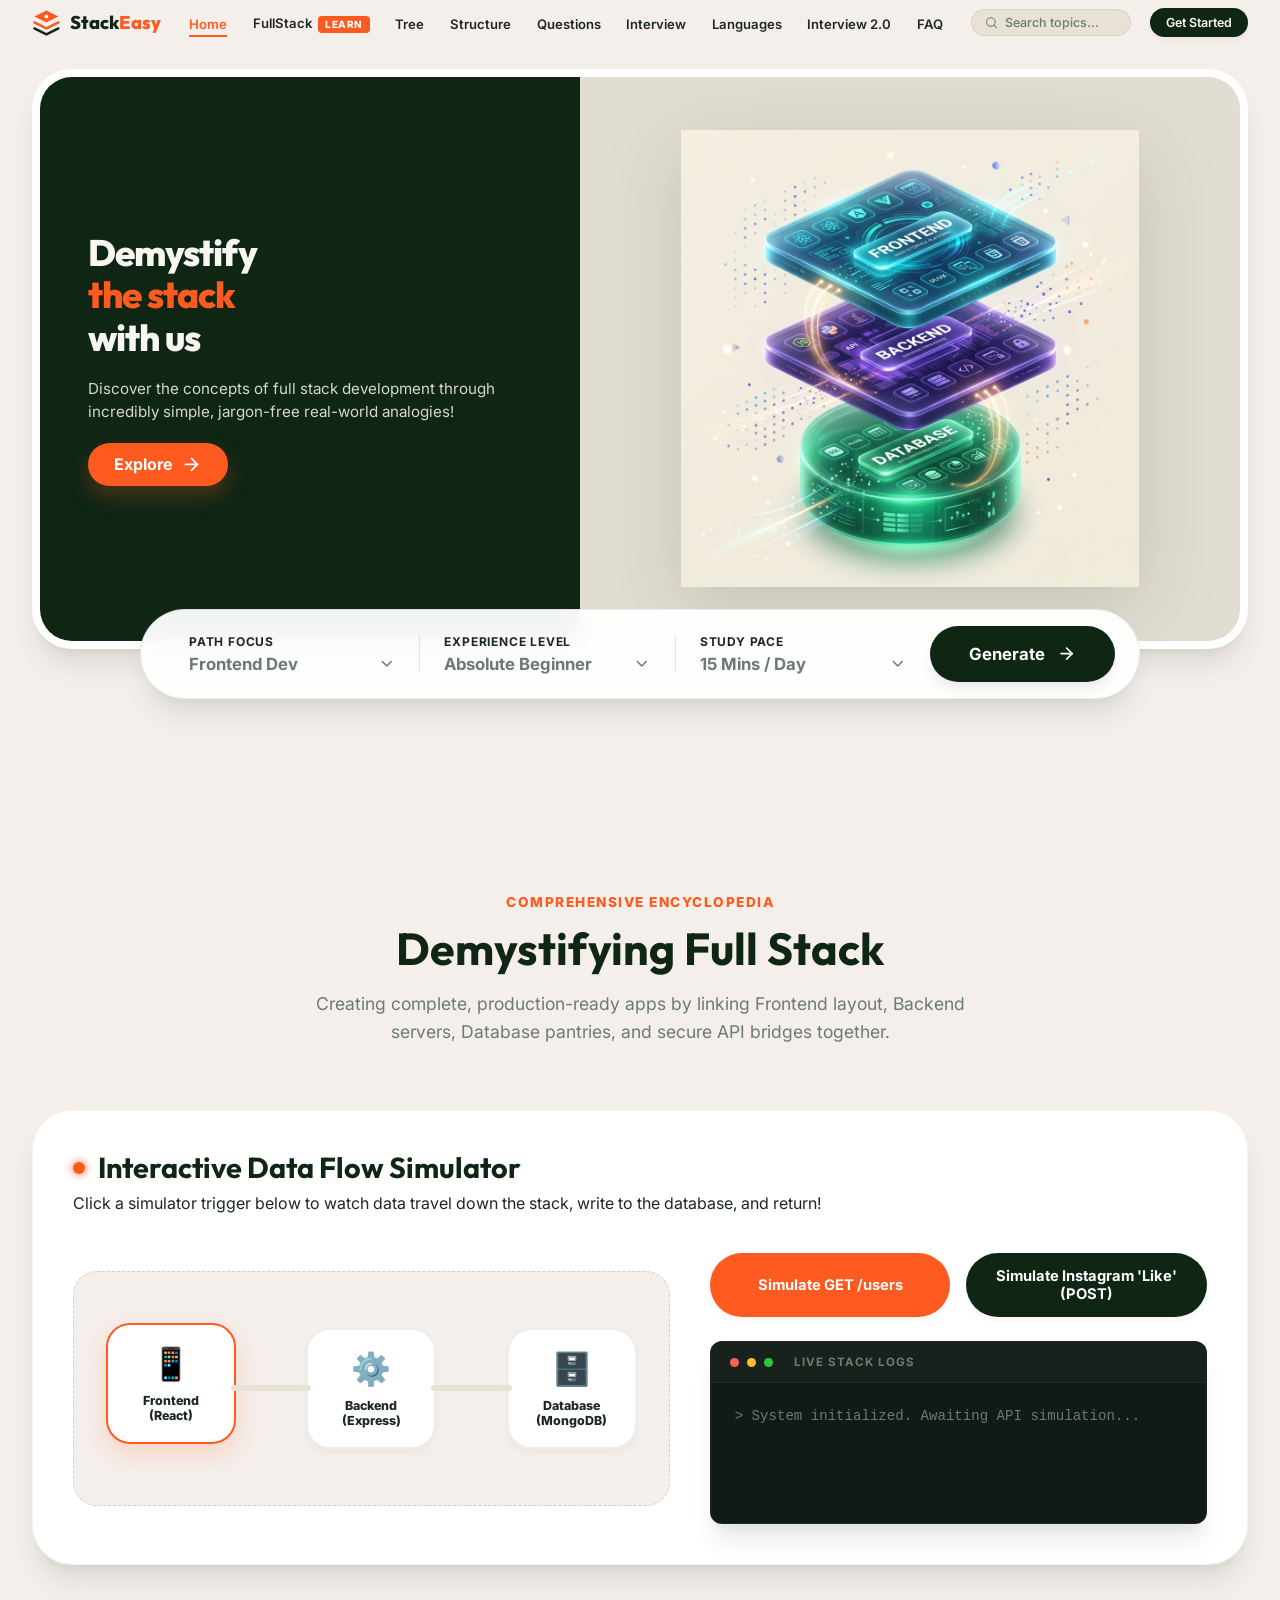
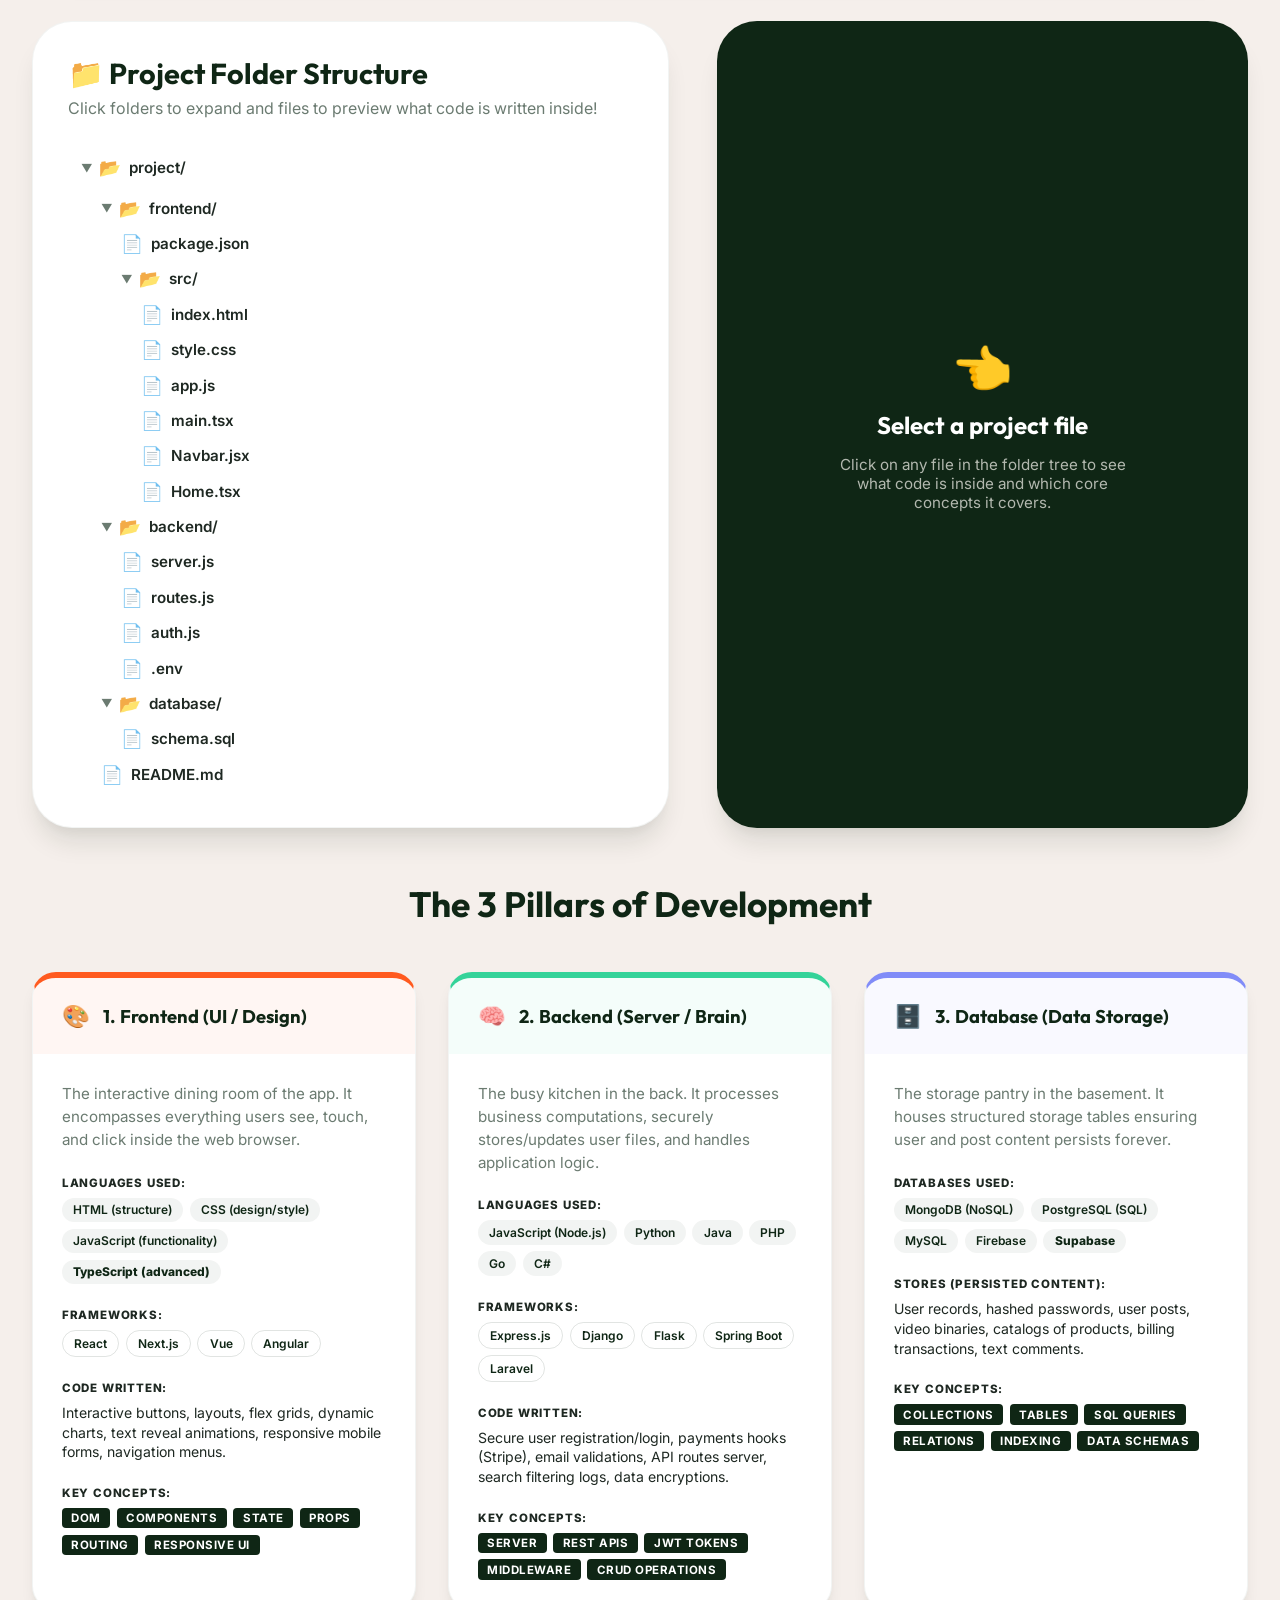
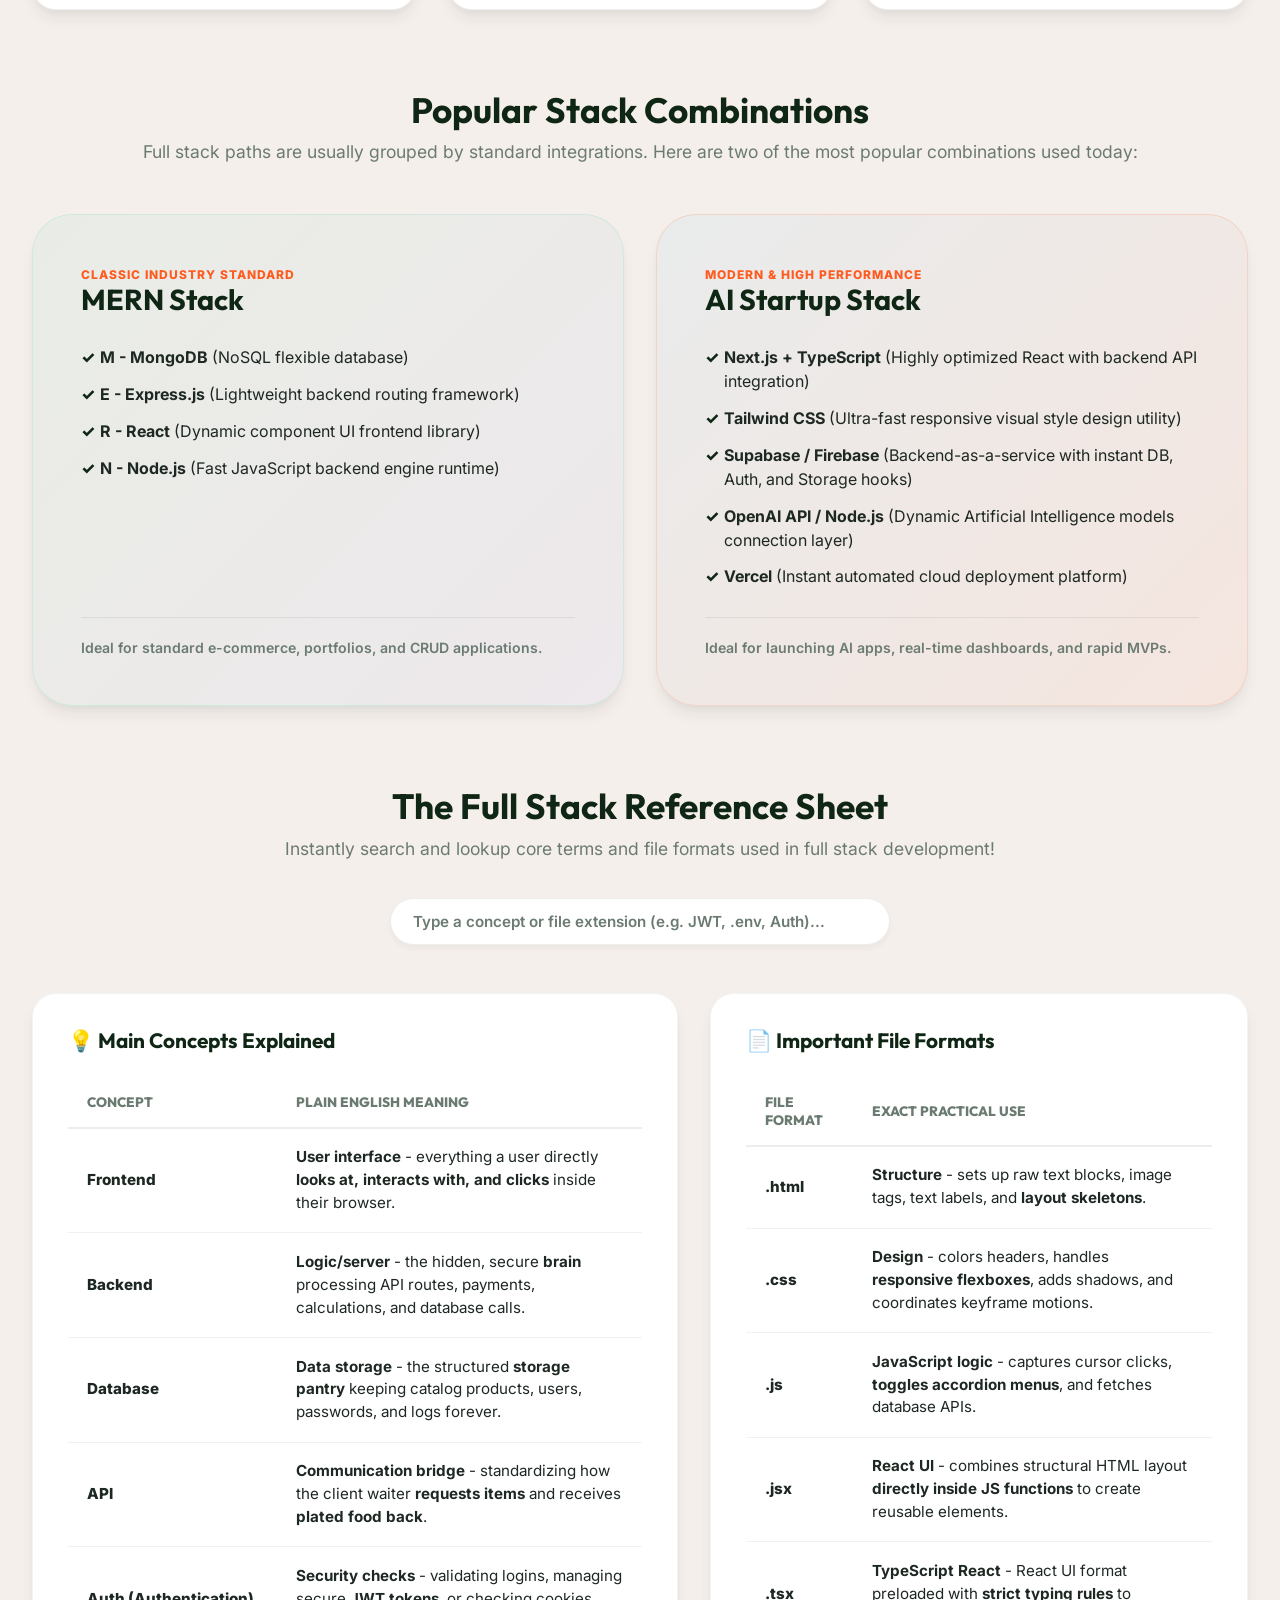
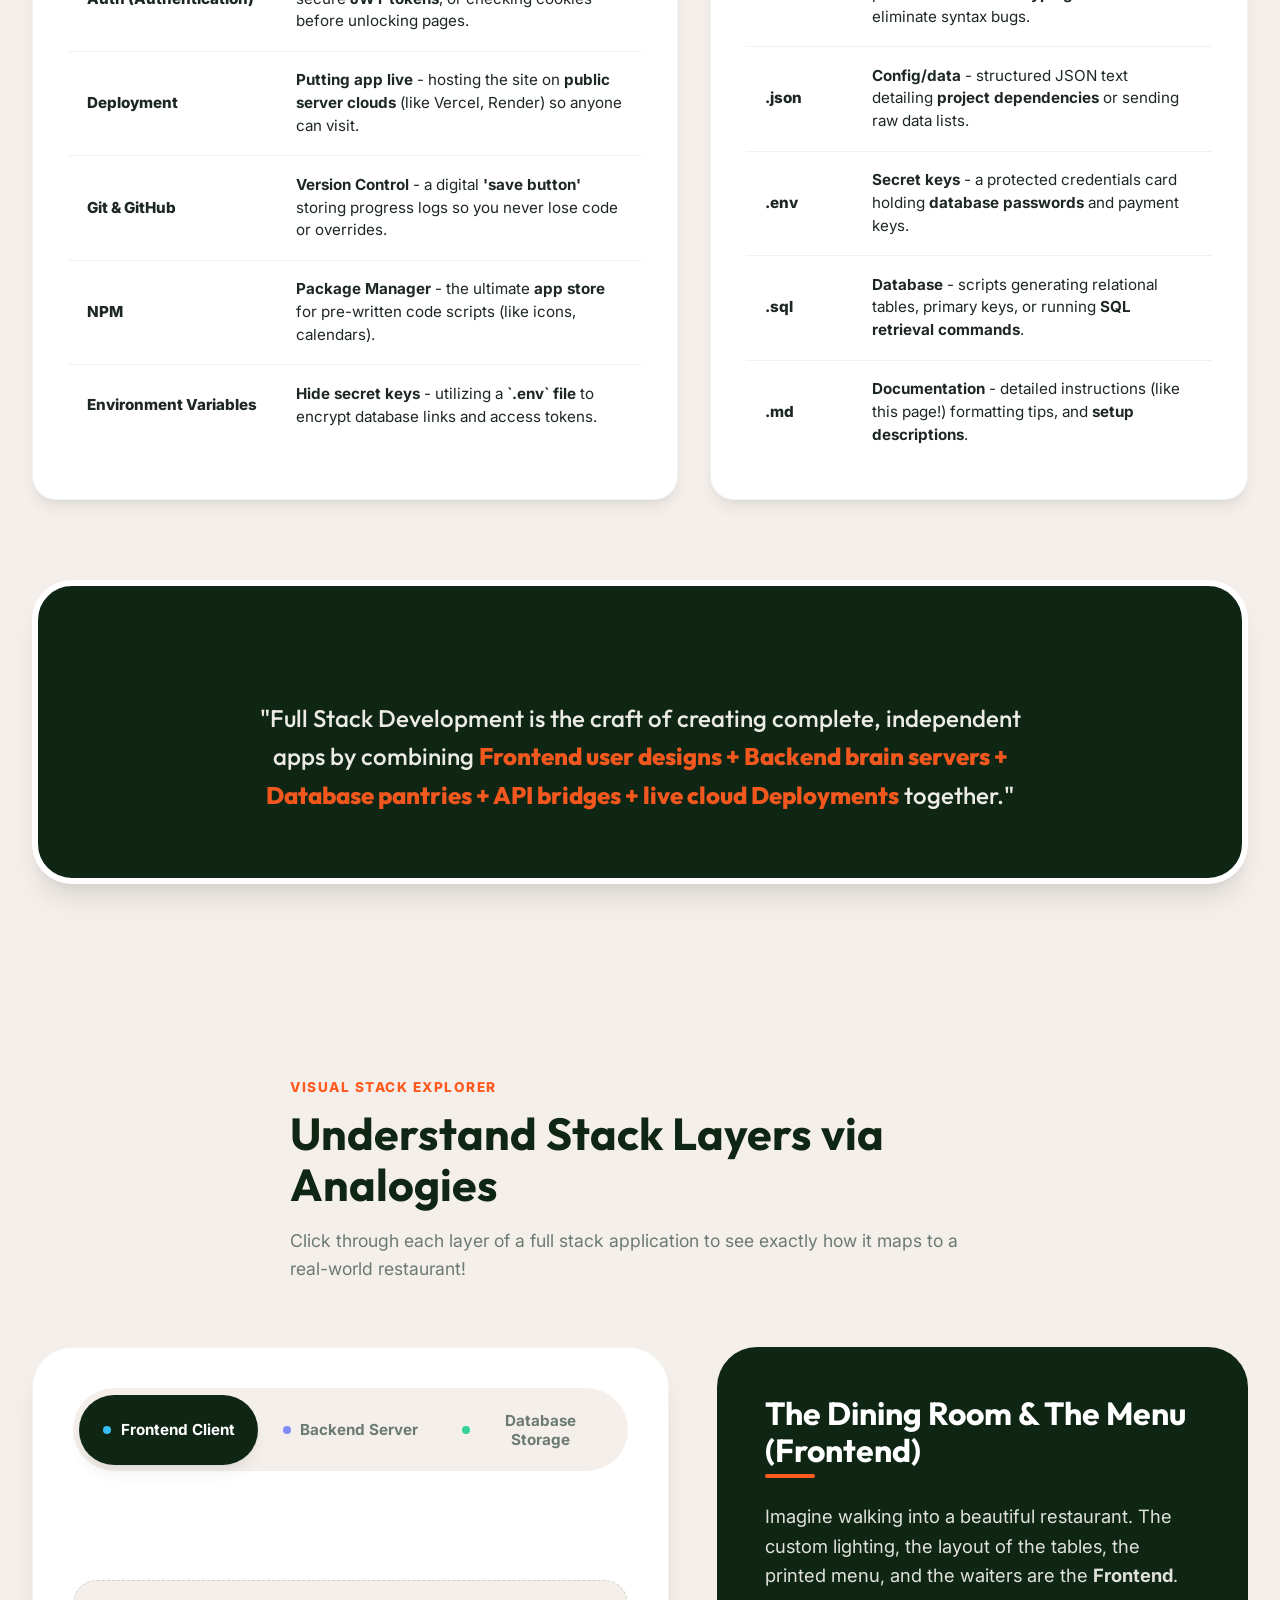
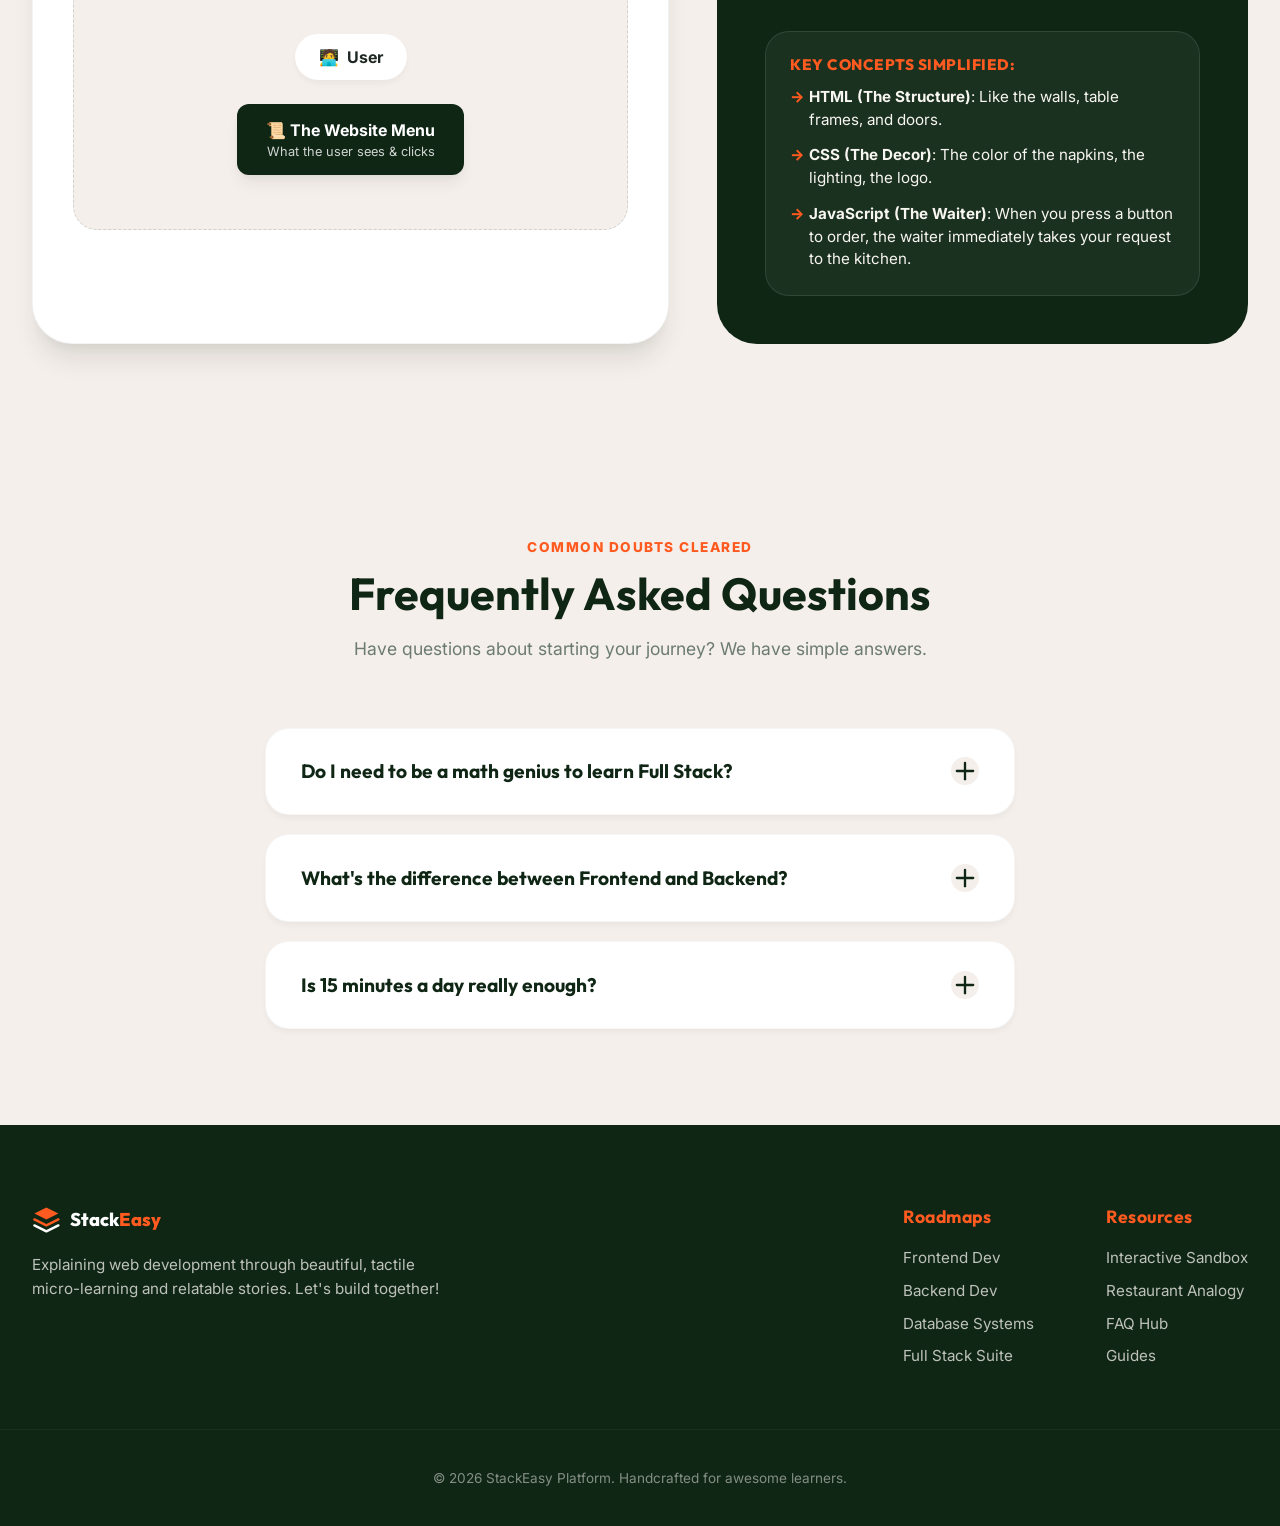
<file: index.html>
<!DOCTYPE html>
<html lang="en">
<head>
  <meta charset="UTF-8">
  <meta name="viewport" content="width=device-width, initial-scale=1.0">
  <title>StackEasy | Demystify Full Stack Development</title>
  <meta name="description" content="Learn frontend, backend, and database structures in an easy, visual way with real-world analogies and interactive roadmaps.">
  <!-- Google Fonts -->
  <link rel="preconnect" href="https://fonts.googleapis.com">
  <link rel="preconnect" href="https://fonts.gstatic.com" crossorigin>
  <link href="https://fonts.googleapis.com/css2?family=Inter:wght@300;400;500;600;700&family=Outfit:wght@400;500;600;700;800&display=swap" rel="stylesheet">
  <!-- Main Stylesheet -->
  <link rel="stylesheet" href="styles.css">
</head>
<body>

  <!-- Top Navbar -->
  <header class="navbar-header">
    <div class="navbar-container">
      <!-- Logo -->
      <a href="#" class="logo-group" id="logo-main">
        <svg class="logo-icon" viewBox="0 0 24 24" fill="none" xmlns="http://www.w3.org/2000/svg">
          <path d="M12 2L2 7L12 12L22 7L12 2Z" fill="#FF5A1F"/>
          <path d="M2 17L12 22L22 17" stroke="#0F2615" stroke-width="2" stroke-linecap="round" stroke-linejoin="round"/>
          <path d="M2 12L12 17L22 12" stroke="#FF5A1F" stroke-width="2" stroke-linecap="round" stroke-linejoin="round"/>
          <circle cx="12" cy="7" r="1.5" fill="#FFFFFF"/>
        </svg>
        <span class="logo-text">Stack<span>Easy</span></span>
      </a>

      <!-- Desktop Links -->
      <nav class="nav-links-container">
        <ul class="nav-links">
          <li><a href="#" class="nav-link active">Home</a></li>
          <li><a href="#fullstack" class="nav-link">FullStack <span class="nav-badge">Learn</span></a></li>
          <li><a href="tree.html" class="nav-link">Tree</a></li>
          <li><a href="structure.html" class="nav-link">Structure</a></li>
          <li><a href="questions.html" class="nav-link">Questions</a></li>
          <li><a href="interview.html" class="nav-link nav-interview-trigger">Interview</a></li>
          <li class="nav-languages-item"><a href="languages.html" class="nav-link">Languages</a></li>
          <li><a href="interview2.html" class="nav-link">Interview 2.0</a></li>
          <li><a href="#faq" class="nav-link">FAQ</a></li>
        </ul>
      </nav>

      <!-- Search & CTA -->
      <div class="nav-actions">
        <div class="search-pill">
          <svg class="search-icon" viewBox="0 0 24 24" fill="none" xmlns="http://www.w3.org/2000/svg">
            <circle cx="11" cy="11" r="8" stroke="#717E75" stroke-width="2"/>
            <line x1="16.5" y1="16.5" x2="22" y2="22" stroke="#717E75" stroke-width="2" stroke-linecap="round"/>
          </svg>
          <input type="text" placeholder="Search topics..." aria-label="Search" id="nav-search-input">
        </div>
        <a href="#customizer" class="btn-nav-cta">Get Started</a>
        <button class="mobile-toggle" aria-label="Toggle Menu" id="mobile-menu-btn">
          <span></span>
          <span></span>
          <span></span>
        </button>
      </div>
    </div>
  </header>

  <!-- Mobile Drawer Menu -->
  <div class="mobile-drawer" id="mobile-drawer">
    <ul class="drawer-links">
      <li><a href="#" class="drawer-link active">Home</a></li>
      <li><a href="#fullstack" class="drawer-link">FullStack</a></li>
      <li><a href="tree.html" class="drawer-link">Tree</a></li>
      <li><a href="structure.html" class="drawer-link">Structure</a></li>
      <li><a href="questions.html" class="drawer-link">Questions</a></li>
      <li><a href="interview.html" class="drawer-link">Interview</a></li>
      <li><a href="interview2.html" class="drawer-link">Interview 2.0</a></li>
      <li><a href="languages.html" class="drawer-link">Languages</a></li>
      <li><a href="#faq" class="drawer-link">FAQ</a></li>
    </ul>
    <div class="drawer-search">
      <input type="text" placeholder="Search topics..." id="mobile-search-input">
    </div>
  </div>

  <main class="page-container">
    
    <!-- Hero Section Container -->
    <section class="hero-section">
      <div class="hero-card">
        <!-- Left Forest Panel -->
        <div class="hero-left-panel">
          <div class="hero-text-content">
            <h1 class="hero-title animate-text">
              Demystify <br>
              <span class="orange-highlight">the stack</span> <br>
              with us
            </h1>
            <p class="hero-subtext">
              Discover the concepts of full stack development through incredibly simple, jargon-free real-world analogies!
            </p>
            <a href="#customizer" class="btn-explore">
              Explore
              <svg class="btn-arrow" viewBox="0 0 24 24" fill="none" xmlns="http://www.w3.org/2000/svg">
                <path d="M5 12H19" stroke="white" stroke-width="2" stroke-linecap="round" stroke-linejoin="round"/>
                <path d="M12 5L19 12L12 19" stroke="white" stroke-width="2" stroke-linecap="round" stroke-linejoin="round"/>
              </svg>
            </a>
          </div>
        </div>

        <!-- Right 3D Visual Panel -->
        <div class="hero-right-panel">
          <div class="hero-image-wrapper">
            <img src="assets/hero_graphic.png" alt="Interactive 3D Stack Graphic" class="hero-main-img">
            <!-- Animated overlay layers simulating data requests -->
            <div class="glowing-node node-client" title="Frontend Client"></div>
            <div class="glowing-node node-server" title="Backend Server"></div>
            <div class="glowing-node node-db" title="Database Store"></div>
            <div class="flow-line line-client-server"></div>
            <div class="flow-line line-server-db"></div>
          </div>
        </div>
      </div>

      <!-- Floating Roadmap Customizer Widget -->
      <div class="customizer-widget-wrapper" id="customizer">
        <div class="customizer-widget">
          <!-- Dropdown 1: Path Focus -->
          <div class="widget-col" id="col-path">
            <div class="widget-col-inner">
              <span class="widget-label">Path Focus</span>
              <div class="widget-selection-trigger">
                <span class="selection-value" id="val-path">Frontend Dev</span>
                <svg class="chevron-icon" viewBox="0 0 24 24" fill="none" stroke="currentColor" stroke-width="2">
                  <path d="M6 9l6 6 6-6" stroke-linecap="round" stroke-linejoin="round"/>
                </svg>
              </div>
            </div>
            <!-- Custom Dropdown Menu -->
            <div class="custom-dropdown" id="dropdown-path">
              <div class="dropdown-option active" data-value="Frontend Dev">Frontend Dev</div>
              <div class="dropdown-option" data-value="Backend Dev">Backend Dev</div>
              <div class="dropdown-option" data-value="Database Structure">Database Structure</div>
              <div class="dropdown-option" data-value="Full Stack Path">Full Stack Path</div>
            </div>
          </div>

          <div class="divider"></div>

          <!-- Dropdown 2: Experience Level -->
          <div class="widget-col" id="col-level">
            <div class="widget-col-inner">
              <span class="widget-label">Experience Level</span>
              <div class="widget-selection-trigger">
                <span class="selection-value" id="val-level">Absolute Beginner</span>
                <svg class="chevron-icon" viewBox="0 0 24 24" fill="none" stroke="currentColor" stroke-width="2">
                  <path d="M6 9l6 6 6-6" stroke-linecap="round" stroke-linejoin="round"/>
                </svg>
              </div>
            </div>
            <!-- Custom Dropdown Menu -->
            <div class="custom-dropdown" id="dropdown-level">
              <div class="dropdown-option active" data-value="Absolute Beginner">Absolute Beginner</div>
              <div class="dropdown-option" data-value="Some Code Experience">Some Code Experience</div>
              <div class="dropdown-option" data-value="Junior Developer">Junior Developer</div>
            </div>
          </div>

          <div class="divider"></div>

          <!-- Dropdown 3: Study Pace -->
          <div class="widget-col" id="col-pace">
            <div class="widget-col-inner">
              <span class="widget-label">Study Pace</span>
              <div class="widget-selection-trigger">
                <span class="selection-value" id="val-pace">15 Mins / Day</span>
                <svg class="chevron-icon" viewBox="0 0 24 24" fill="none" stroke="currentColor" stroke-width="2">
                  <path d="M6 9l6 6 6-6" stroke-linecap="round" stroke-linejoin="round"/>
                </svg>
              </div>
            </div>
            <!-- Custom Dropdown Menu -->
            <div class="custom-dropdown" id="dropdown-pace">
              <div class="dropdown-option active" data-value="5 Mins / Day">5 Mins / Day (Casual)</div>
              <div class="dropdown-option" data-value="15 Mins / Day">15 Mins / Day (Ideal)</div>
              <div class="dropdown-option" data-value="Bootcamp Pace">Bootcamp Pace (Intense)</div>
            </div>
          </div>

          <!-- CTA Button -->
          <div class="widget-action">
            <button class="btn-widget-search" id="btn-generate-roadmap">
              <span>Generate</span>
              <svg class="search-arrow" viewBox="0 0 24 24" fill="none" stroke="white" stroke-width="2">
                <line x1="5" y1="12" x2="19" y2="12" stroke-linecap="round"/>
                <polyline points="12 5 19 12 12 19" stroke-linecap="round" stroke-linejoin="round"/>
              </svg>
            </button>
          </div>
        </div>
      </div>
    </section>

    <!-- Dynamic Roadmap Results Area -->
    <section class="roadmap-results-section" id="roadmap-results">
      <div class="section-header text-center">
        <span class="section-tagline">Your Custom Learning Path</span>
        <h2 class="section-title" id="generated-roadmap-title">Frontend Mastery Roadmap</h2>
        <p class="section-desc" id="generated-roadmap-desc">Based on your selections, we've structured a step-by-step path designed for an <strong>Absolute Beginner</strong> taking <strong>15 Mins / Day</strong>.</p>
        
        <!-- Progress Bar -->
        <div class="progress-container">
          <div class="progress-text">Your Roadmap Progress: <span id="progress-percent">0%</span></div>
          <div class="progress-bar-track">
            <div class="progress-bar-fill" id="roadmap-progress"></div>
          </div>
        </div>
      </div>

      <!-- Roadmap Cards Timeline -->
      <div class="roadmap-timeline" id="roadmap-cards-container">
        <!-- JavaScript will dynamically render cards here -->
      </div>
    </section>

    <!-- NEW SECTION: Dedicated FullStack Interactive Encyclopedia -->
    <section class="fullstack-section" id="fullstack">
      <div class="section-header text-center">
        <span class="section-tagline">Comprehensive Encyclopedia</span>
        <h2 class="section-title">Demystifying Full Stack</h2>
        <p class="section-desc">Creating complete, production-ready apps by linking Frontend layout, Backend servers, Database pantries, and secure API bridges together.</p>
      </div>

      <!-- 1. Interactive Connection Sandbox -->
      <div class="fs-card sandbox-card">
        <div class="sandbox-header">
          <div class="sandbox-title-group">
            <span class="pulse-indicator"></span>
            <h3>Interactive Data Flow Simulator</h3>
          </div>
          <p>Click a simulator trigger below to watch data travel down the stack, write to the database, and return!</p>
        </div>

        <div class="sandbox-grid">
          <!-- Flow Pipeline Graphic -->
          <div class="sandbox-visual-panel">
            <div class="flow-pipeline-container">
              <!-- Node 1: User/Frontend -->
              <div class="pipeline-node node-fe active" id="sim-node-fe">
                <span class="node-icon">📱</span>
                <span class="node-name">Frontend (React)</span>
              </div>
              
              <div class="pipeline-bridge" id="sim-bridge-fe-be">
                <div class="pulse-particle" id="pulse-p1"></div>
              </div>

              <!-- Node 2: Backend Server -->
              <div class="pipeline-node node-be" id="sim-node-be">
                <span class="node-icon">⚙️</span>
                <span class="node-name">Backend (Express)</span>
              </div>

              <div class="pipeline-bridge" id="sim-bridge-be-db">
                <div class="pulse-particle" id="pulse-p2"></div>
              </div>

              <!-- Node 3: Database Storage -->
              <div class="pipeline-node node-db" id="sim-node-db">
                <span class="node-icon">🗄️</span>
                <span class="node-name">Database (MongoDB)</span>
              </div>
            </div>
          </div>

          <!-- Controls and Terminal Log -->
          <div class="sandbox-console-panel">
            <div class="sandbox-buttons">
              <button class="btn-sim" id="btn-sim-get">
                <span>Simulate GET /users</span>
              </button>
              <button class="btn-sim btn-sim-alt" id="btn-sim-post">
                <span>Simulate Instagram 'Like' (POST)</span>
              </button>
            </div>
            
            <div class="console-box">
              <div class="console-header">
                <span class="dot red"></span>
                <span class="dot yellow"></span>
                <span class="dot green"></span>
                <span class="console-title">Live Stack Logs</span>
              </div>
              <div class="console-body" id="sim-console-logs">
                <div class="log-line text-muted">&gt; System initialized. Awaiting API simulation...</div>
              </div>
            </div>
          </div>
        </div>
      </div>

      <!-- 2. Clickable Folder Structure Explorer -->
      <div class="explorer-grid tree-grid">
        <!-- Directory tree column -->
        <div class="fs-card tree-card">
          <h3 class="card-inner-title">📁 Project Folder Structure</h3>
          <p class="card-inner-desc">Click folders to expand and files to preview what code is written inside!</p>
          
          <div class="folder-tree-root">
            <div class="tree-item folder expanded" data-path="project">
              <span class="tree-toggle">▼</span>
              <span class="tree-icon">📂</span>
              <span class="tree-name">project/</span>
            </div>

            <div class="tree-subtree" id="tree-project">
              <!-- Frontend Subfolder -->
              <div class="tree-item folder expanded" data-path="frontend" style="margin-left: 20px;">
                <span class="tree-toggle">▼</span>
                <span class="tree-icon">📂</span>
                <span class="tree-name">frontend/</span>
              </div>
              <div class="tree-subtree" id="tree-frontend" style="margin-left: 20px;">
                <div class="tree-item file" data-file="package-json" style="margin-left: 20px;">
                  <span class="tree-icon">📄</span>
                  <span class="tree-name">package.json</span>
                </div>
                <div class="tree-item folder expanded" data-path="src" style="margin-left: 20px;">
                  <span class="tree-toggle">▼</span>
                  <span class="tree-icon">📂</span>
                  <span class="tree-name">src/</span>
                </div>
                <div class="tree-subtree" id="tree-src" style="margin-left: 20px;">
                  <div class="tree-item file" data-file="index-html" style="margin-left: 20px;">
                    <span class="tree-icon">📄</span>
                    <span class="tree-name">index.html</span>
                  </div>
                  <div class="tree-item file" data-file="style-css" style="margin-left: 20px;">
                    <span class="tree-icon">📄</span>
                    <span class="tree-name">style.css</span>
                  </div>
                  <div class="tree-item file" data-file="app-js" style="margin-left: 20px;">
                    <span class="tree-icon">📄</span>
                    <span class="tree-name">app.js</span>
                  </div>
                  <div class="tree-item file" data-file="main-tsx" style="margin-left: 20px;">
                    <span class="tree-icon">📄</span>
                    <span class="tree-name">main.tsx</span>
                  </div>
                  <div class="tree-item file" data-file="navbar-jsx" style="margin-left: 20px;">
                    <span class="tree-icon">📄</span>
                    <span class="tree-name">Navbar.jsx</span>
                  </div>
                  <div class="tree-item file" data-file="home-tsx" style="margin-left: 20px;">
                    <span class="tree-icon">📄</span>
                    <span class="tree-name">Home.tsx</span>
                  </div>
                </div>
              </div>

              <!-- Backend Subfolder -->
              <div class="tree-item folder expanded" data-path="backend" style="margin-left: 20px;">
                <span class="tree-toggle">▼</span>
                <span class="tree-icon">📂</span>
                <span class="tree-name">backend/</span>
              </div>
              <div class="tree-subtree" id="tree-backend" style="margin-left: 20px;">
                <div class="tree-item file" data-file="server-js" style="margin-left: 20px;">
                  <span class="tree-icon">📄</span>
                  <span class="tree-name">server.js</span>
                </div>
                <div class="tree-item file" data-file="routes-js" style="margin-left: 20px;">
                  <span class="tree-icon">📄</span>
                  <span class="tree-name">routes.js</span>
                </div>
                <div class="tree-item file" data-file="auth-js" style="margin-left: 20px;">
                  <span class="tree-icon">📄</span>
                  <span class="tree-name">auth.js</span>
                </div>
                <div class="tree-item file" data-file="env-file" style="margin-left: 20px;">
                  <span class="tree-icon">📄</span>
                  <span class="tree-name">.env</span>
                </div>
              </div>

              <!-- Database Subfolder -->
              <div class="tree-item folder expanded" data-path="database" style="margin-left: 20px;">
                <span class="tree-toggle">▼</span>
                <span class="tree-icon">📂</span>
                <span class="tree-name">database/</span>
              </div>
              <div class="tree-subtree" id="tree-database" style="margin-left: 20px;">
                <div class="tree-item file" data-file="schema-sql" style="margin-left: 20px;">
                  <span class="tree-icon">📄</span>
                  <span class="tree-name">schema.sql</span>
                </div>
              </div>

              <div class="tree-item file" data-file="readme-md" style="margin-left: 20px;">
                <span class="tree-icon">📄</span>
                <span class="tree-name">README.md</span>
              </div>
            </div>
          </div>
        </div>

        <!-- File details display column -->
        <div class="fs-card details-display-card" id="file-details-container">
          <div class="details-empty-state">
            <span class="empty-icon">👈</span>
            <h4>Select a project file</h4>
            <p>Click on any file in the folder tree to see what code is inside and which core concepts it covers.</p>
          </div>
        </div>
      </div>

      <!-- 3. Visual Grid of the 3 Core Layers -->
      <div class="fs-layers-showcase">
        <div class="fs-header text-center">
          <h3 class="fs-subtitle">The 3 Pillars of Development</h3>
        </div>
        
        <div class="layers-grid">
          <!-- Card 1: Frontend -->
          <div class="layer-showcase-card border-orange">
            <div class="card-layer-header bg-orange">
              <span class="layer-emoji">🎨</span>
              <h4>1. Frontend (UI / Design)</h4>
            </div>
            <div class="card-layer-body">
              <p class="layer-summary">The interactive dining room of the app. It encompasses everything users see, touch, and click inside the web browser.</p>
              
              <div class="layer-info-section">
                <span class="info-sec-label">Languages Used:</span>
                <div class="layer-tags">
                  <span class="tag">HTML (structure)</span>
                  <span class="tag">CSS (design/style)</span>
                  <span class="tag">JavaScript (functionality)</span>
                  <span class="tag font-bold">TypeScript (advanced)</span>
                </div>
              </div>

              <div class="layer-info-section">
                <span class="info-sec-label">Frameworks:</span>
                <div class="layer-tags">
                  <span class="tag bg-trans">React</span>
                  <span class="tag bg-trans">Next.js</span>
                  <span class="tag bg-trans">Vue</span>
                  <span class="tag bg-trans">Angular</span>
                </div>
              </div>

              <div class="layer-info-section">
                <span class="info-sec-label">Code Written:</span>
                <p class="sec-text-list">Interactive buttons, layouts, flex grids, dynamic charts, text reveal animations, responsive mobile forms, navigation menus.</p>
              </div>

              <div class="layer-info-section">
                <span class="info-sec-label">Key Concepts:</span>
                <div class="layer-tags small-tags">
                  <span class="tag-concept">DOM</span>
                  <span class="tag-concept">Components</span>
                  <span class="tag-concept">State</span>
                  <span class="tag-concept">Props</span>
                  <span class="tag-concept">Routing</span>
                  <span class="tag-concept">Responsive UI</span>
                </div>
              </div>
            </div>
          </div>

          <!-- Card 2: Backend -->
          <div class="layer-showcase-card border-green">
            <div class="card-layer-header bg-green">
              <span class="layer-emoji">🧠</span>
              <h4>2. Backend (Server / Brain)</h4>
            </div>
            <div class="card-layer-body">
              <p class="layer-summary">The busy kitchen in the back. It processes business computations, securely stores/updates user files, and handles application logic.</p>
              
              <div class="layer-info-section">
                <span class="info-sec-label">Languages Used:</span>
                <div class="layer-tags">
                  <span class="tag">JavaScript (Node.js)</span>
                  <span class="tag">Python</span>
                  <span class="tag">Java</span>
                  <span class="tag">PHP</span>
                  <span class="tag">Go</span>
                  <span class="tag">C#</span>
                </div>
              </div>

              <div class="layer-info-section">
                <span class="info-sec-label">Frameworks:</span>
                <div class="layer-tags">
                  <span class="tag bg-trans">Express.js</span>
                  <span class="tag bg-trans">Django</span>
                  <span class="tag bg-trans">Flask</span>
                  <span class="tag bg-trans">Spring Boot</span>
                  <span class="tag bg-trans">Laravel</span>
                </div>
              </div>

              <div class="layer-info-section">
                <span class="info-sec-label">Code Written:</span>
                <p class="sec-text-list">Secure user registration/login, payments hooks (Stripe), email validations, API routes server, search filtering logs, data encryptions.</p>
              </div>

              <div class="layer-info-section">
                <span class="info-sec-label">Key Concepts:</span>
                <div class="layer-tags small-tags">
                  <span class="tag-concept">Server</span>
                  <span class="tag-concept">REST APIs</span>
                  <span class="tag-concept">JWT tokens</span>
                  <span class="tag-concept">Middleware</span>
                  <span class="tag-concept">CRUD Operations</span>
                </div>
              </div>
            </div>
          </div>

          <!-- Card 3: Database -->
          <div class="layer-showcase-card border-blue">
            <div class="card-layer-header bg-blue">
              <span class="layer-emoji">🗄️</span>
              <h4>3. Database (Data Storage)</h4>
            </div>
            <div class="card-layer-body">
              <p class="layer-summary">The storage pantry in the basement. It houses structured storage tables ensuring user and post content persists forever.</p>
              
              <div class="layer-info-section">
                <span class="info-sec-label">Databases Used:</span>
                <div class="layer-tags">
                  <span class="tag">MongoDB (NoSQL)</span>
                  <span class="tag">PostgreSQL (SQL)</span>
                  <span class="tag">MySQL</span>
                  <span class="tag">Firebase</span>
                  <span class="tag font-bold">Supabase</span>
                </div>
              </div>

              <div class="layer-info-section">
                <span class="info-sec-label">Stores (Persisted Content):</span>
                <p class="sec-text-list">User records, hashed passwords, user posts, video binaries, catalogs of products, billing transactions, text comments.</p>
              </div>

              <div class="layer-info-section">
                <span class="info-sec-label">Key Concepts:</span>
                <div class="layer-tags small-tags">
                  <span class="tag-concept">Collections</span>
                  <span class="tag-concept">Tables</span>
                  <span class="tag-concept">SQL Queries</span>
                  <span class="tag-concept">Relations</span>
                  <span class="tag-concept">Indexing</span>
                  <span class="tag-concept">Data Schemas</span>
                </div>
              </div>
            </div>
          </div>
        </div>
      </div>

      <!-- 4. Interactive Stack Combinations Showcase -->
      <div class="fs-combinations-section">
        <div class="fs-header text-center">
          <h3 class="fs-subtitle">Popular Stack Combinations</h3>
          <p class="section-desc">Full stack paths are usually grouped by standard integrations. Here are two of the most popular combinations used today:</p>
        </div>

        <div class="combos-grid">
          <!-- MERN Stack Card -->
          <div class="combo-card gradient-mern">
            <div class="combo-header">
              <span class="combo-tag">Classic Industry Standard</span>
              <h4>MERN Stack</h4>
            </div>
            <ul class="combo-list">
              <li><strong>M - MongoDB</strong> (NoSQL flexible database)</li>
              <li><strong>E - Express.js</strong> (Lightweight backend routing framework)</li>
              <li><strong>R - React</strong> (Dynamic component UI frontend library)</li>
              <li><strong>N - Node.js</strong> (Fast JavaScript backend engine runtime)</li>
            </ul>
            <div class="combo-footer">
              <span class="combo-note">Ideal for standard e-commerce, portfolios, and CRUD applications.</span>
            </div>
          </div>

          <!-- Modern AI Startup Stack Card -->
          <div class="combo-card gradient-ai">
            <div class="combo-header">
              <span class="combo-tag">Modern & High Performance</span>
              <h4>AI Startup Stack</h4>
            </div>
            <ul class="combo-list">
              <li><strong>Next.js + TypeScript</strong> (Highly optimized React with backend API integration)</li>
              <li><strong>Tailwind CSS</strong> (Ultra-fast responsive visual style design utility)</li>
              <li><strong>Supabase / Firebase</strong> (Backend-as-a-service with instant DB, Auth, and Storage hooks)</li>
              <li><strong>OpenAI API / Node.js</strong> (Dynamic Artificial Intelligence models connection layer)</li>
              <li><strong>Vercel</strong> (Instant automated cloud deployment platform)</li>
            </ul>
            <div class="combo-footer">
              <span class="combo-note">Ideal for launching AI apps, real-time dashboards, and rapid MVPs.</span>
            </div>
          </div>
        </div>
      </div>

      <!-- 5. Interactive Glossaries (Main Concepts & Important Files) -->
      <div class="fs-glossary-section">
        <div class="fs-header text-center">
          <h3 class="fs-subtitle">The Full Stack Reference Sheet</h3>
          <p class="section-desc">Instantly search and lookup core terms and file formats used in full stack development!</p>
          
          <!-- Search Box -->
          <div class="glossary-search-container">
            <input type="text" placeholder="Type a concept or file extension (e.g. JWT, .env, Auth)..." id="glossary-search-input">
          </div>
        </div>

        <div class="glossary-grid">
          <!-- Concept Glossary Table -->
          <div class="glossary-card">
            <h4>💡 Main Concepts Explained</h4>
            <div class="table-scroll-wrapper">
              <table class="glossary-table" id="table-concepts">
                <thead>
                  <tr>
                    <th>Concept</th>
                    <th>Plain English Meaning</th>
                  </tr>
                </thead>
                <tbody>
                  <tr class="searchable-row">
                    <td class="term-title">Frontend</td>
                    <td><strong>User interface</strong> - everything a user directly <strong>looks at, interacts with, and clicks</strong> inside their browser.</td>
                  </tr>
                  <tr class="searchable-row">
                    <td class="term-title">Backend</td>
                    <td><strong>Logic/server</strong> - the hidden, secure <strong>brain</strong> processing API routes, payments, calculations, and database calls.</td>
                  </tr>
                  <tr class="searchable-row">
                    <td class="term-title">Database</td>
                    <td><strong>Data storage</strong> - the structured <strong>storage pantry</strong> keeping catalog products, users, passwords, and logs forever.</td>
                  </tr>
                  <tr class="searchable-row">
                    <td class="term-title">API</td>
                    <td><strong>Communication bridge</strong> - standardizing how the client waiter <strong>requests items</strong> and receives <strong>plated food back</strong>.</td>
                  </tr>
                  <tr class="searchable-row">
                    <td class="term-title">Auth (Authentication)</td>
                    <td><strong>Security checks</strong> - validating logins, managing secure <strong>JWT tokens</strong>, or checking cookies before unlocking pages.</td>
                  </tr>
                  <tr class="searchable-row">
                    <td class="term-title">Deployment</td>
                    <td><strong>Putting app live</strong> - hosting the site on <strong>public server clouds</strong> (like Vercel, Render) so anyone can visit.</td>
                  </tr>
                  <tr class="searchable-row">
                    <td class="term-title">Git & GitHub</td>
                    <td><strong>Version Control</strong> - a digital <strong>'save button'</strong> storing progress logs so you never lose code or overrides.</td>
                  </tr>
                  <tr class="searchable-row">
                    <td class="term-title">NPM</td>
                    <td><strong>Package Manager</strong> - the ultimate <strong>app store</strong> for pre-written code scripts (like icons, calendars).</td>
                  </tr>
                  <tr class="searchable-row">
                    <td class="term-title">Environment Variables</td>
                    <td><strong>Hide secret keys</strong> - utilizing a <strong>`.env` file</strong> to encrypt database links and access tokens.</td>
                  </tr>
                </tbody>
              </table>
            </div>
          </div>

          <!-- File Glossary Table -->
          <div class="glossary-card">
            <h4>📄 Important File Formats</h4>
            <div class="table-scroll-wrapper">
              <table class="glossary-table" id="table-files">
                <thead>
                  <tr>
                    <th>File Format</th>
                    <th>Exact Practical Use</th>
                  </tr>
                </thead>
                <tbody>
                  <tr class="searchable-row">
                    <td class="term-title">.html</td>
                    <td><strong>Structure</strong> - sets up raw text blocks, image tags, text labels, and <strong>layout skeletons</strong>.</td>
                  </tr>
                  <tr class="searchable-row">
                    <td class="term-title">.css</td>
                    <td><strong>Design</strong> - colors headers, handles <strong>responsive flexboxes</strong>, adds shadows, and coordinates keyframe motions.</td>
                  </tr>
                  <tr class="searchable-row">
                    <td class="term-title">.js</td>
                    <td><strong>JavaScript logic</strong> - captures cursor clicks, <strong>toggles accordion menus</strong>, and fetches database APIs.</td>
                  </tr>
                  <tr class="searchable-row">
                    <td class="term-title">.jsx</td>
                    <td><strong>React UI</strong> - combines structural HTML layout <strong>directly inside JS functions</strong> to create reusable elements.</td>
                  </tr>
                  <tr class="searchable-row">
                    <td class="term-title">.tsx</td>
                    <td><strong>TypeScript React</strong> - React UI format preloaded with <strong>strict typing rules</strong> to eliminate syntax bugs.</td>
                  </tr>
                  <tr class="searchable-row">
                    <td class="term-title">.json</td>
                    <td><strong>Config/data</strong> - structured JSON text detailing <strong>project dependencies</strong> or sending raw data lists.</td>
                  </tr>
                  <tr class="searchable-row">
                    <td class="term-title">.env</td>
                    <td><strong>Secret keys</strong> - a protected credentials card holding <strong>database passwords</strong> and payment keys.</td>
                  </tr>
                  <tr class="searchable-row">
                    <td class="term-title">.sql</td>
                    <td><strong>Database</strong> - scripts generating relational tables, primary keys, or running <strong>SQL retrieval commands</strong>.</td>
                  </tr>
                  <tr class="searchable-row">
                    <td class="term-title">.md</td>
                    <td><strong>Documentation</strong> - detailed instructions (like this page!) formatting tips, and <strong>setup descriptions</strong>.</td>
                  </tr>
                </tbody>
              </table>
            </div>
          </div>
        </div>
      </div>

      <!-- Final Simple Definition Banner -->
      <div class="fs-banner-card text-center">
        <h3 class="fs-subtitle">The Final Definition</h3>
        <p class="banner-definition">
          "Full Stack Development is the craft of creating complete, independent apps by combining <strong>Frontend user designs + Backend brain servers + Database pantries + API bridges + live cloud Deployments</strong> together."
        </p>
      </div>
    </section>

    <!-- Interactive Stack Explorer Section -->
    <section class="explorer-section" id="explorer">
      <div class="section-header">
        <span class="section-tagline">Visual Stack Explorer</span>
        <h2 class="section-title">Understand Stack Layers via Analogies</h2>
        <p class="section-desc">Click through each layer of a full stack application to see exactly how it maps to a real-world restaurant!</p>
      </div>

      <div class="explorer-grid">
        <!-- Interactive Diagram Layout -->
        <div class="explorer-diagram-card">
          <div class="stack-visual-tabs">
            <button class="tab-btn active" data-tab="frontend">
              <span class="tab-dot dot-fe"></span>
              Frontend Client
            </button>
            <button class="tab-btn" data-tab="backend">
              <span class="tab-dot dot-be"></span>
              Backend Server
            </button>
            <button class="tab-btn" data-tab="database">
              <span class="tab-dot dot-db"></span>
              Database Storage
            </button>
          </div>

          <div class="tab-visual-content">
            <!-- Frontend Tab Visual -->
            <div class="tab-panel active" id="panel-frontend">
              <div class="visual-restaurant-box dining-room">
                <div class="dining-table">
                  <div class="client-avatar">
                    <span class="face">🧑‍💻</span>
                    <span class="label">User</span>
                  </div>
                  <div class="menu-card">
                    <span class="title">📜 The Website Menu</span>
                    <span class="desc">What the user sees & clicks</span>
                  </div>
                </div>
              </div>
            </div>

            <!-- Backend Tab Visual -->
            <div class="tab-panel" id="panel-backend">
              <div class="visual-restaurant-box kitchen">
                <div class="chef-station">
                  <span class="chef">🧑‍🍳</span>
                  <div class="order-ticket">
                    <span class="label">GET /menu-data</span>
                    <span class="status">Cooking API Response...</span>
                  </div>
                </div>
              </div>
            </div>

            <!-- Database Tab Visual -->
            <div class="tab-panel" id="panel-database">
              <div class="visual-restaurant-box pantry">
                <div class="pantry-shelves">
                  <span class="warehouse">🥫</span>
                  <div class="data-cabinets">
                    <span class="label">Storage Shelves</span>
                    <span class="desc">Users table & Recipes database</span>
                  </div>
                </div>
              </div>
            </div>
          </div>
        </div>

        <!-- Analogy Description Card -->
        <div class="explorer-info-card">
          <div class="info-content-wrapper" id="explorer-info-text">
            <!-- Dynamic descriptive text generated in JS -->
            <h3 class="info-title">The Dining Room & The Menu (Frontend)</h3>
            <p class="info-analogy">
              Imagine walking into a beautiful restaurant. The custom lighting, the layout of the tables, the printed menu, and the waiters are the <strong>Frontend</strong>.
            </p>
            <div class="info-details-box">
              <h4 class="details-subtitle">Key Concepts Simplified:</h4>
              <ul class="details-list">
                <li><strong>HTML (The Structure)</strong>: Like the walls, table frames, and doors.</li>
                <li><strong>CSS (The Decor)</strong>: The color of the napkins, the lighting, the logo.</li>
                <li><strong>JavaScript (The Waiter)</strong>: When you press a button to order, the waiter immediately takes your request to the kitchen.</li>
              </ul>
            </div>
          </div>
        </div>
      </div>
    </section>

    <!-- FAQ Accordion Section -->
    <section class="faq-section" id="faq">
      <div class="section-header text-center">
        <span class="section-tagline">Common Doubts Cleared</span>
        <h2 class="section-title">Frequently Asked Questions</h2>
        <p class="section-desc">Have questions about starting your journey? We have simple answers.</p>
      </div>

      <div class="faq-container">
        <!-- FAQ Item 1 -->
        <div class="faq-item">
          <button class="faq-question">
            <span>Do I need to be a math genius to learn Full Stack?</span>
            <span class="faq-icon">
              <svg class="plus-icon" viewBox="0 0 24 24" fill="none" stroke="currentColor" stroke-width="2">
                <line x1="12" y1="5" x2="12" y2="19" stroke-linecap="round"/>
                <line x1="5" y1="12" x2="19" y2="12" stroke-linecap="round"/>
              </svg>
            </span>
          </button>
          <div class="faq-answer">
            <div class="faq-answer-inner">
              <p>Absolutely not! Coding is much more like learning a new language or organizing a recipes book. If you can write a recipe, follow a map, or describe a system to a friend, you have all the logic required to become a full stack developer.</p>
            </div>
          </div>
        </div>

        <!-- FAQ Item 2 -->
        <div class="faq-item">
          <button class="faq-question">
            <span>What's the difference between Frontend and Backend?</span>
            <span class="faq-icon">
              <svg class="plus-icon" viewBox="0 0 24 24" fill="none" stroke="currentColor" stroke-width="2">
                <line x1="12" y1="5" x2="12" y2="19" stroke-linecap="round"/>
                <line x1="5" y1="12" x2="19" y2="12" stroke-linecap="round"/>
              </svg>
            </span>
          </button>
          <div class="faq-answer">
            <div class="faq-answer-inner">
              <p>Frontend is everything a user directly sees, touches, and interacts with in their browser (like buttons, dropdowns, and layouts). Backend is the invisible brain running on a remote server that computes calculations, authenticates logins, and fetches data from the database.</p>
            </div>
          </div>
        </div>

        <!-- FAQ Item 3 -->
        <div class="faq-item">
          <button class="faq-question">
            <span>Is 15 minutes a day really enough?</span>
            <span class="faq-icon">
              <svg class="plus-icon" viewBox="0 0 24 24" fill="none" stroke="currentColor" stroke-width="2">
                <line x1="12" y1="5" x2="12" y2="19" stroke-linecap="round"/>
                <line x1="5" y1="12" x2="19" y2="12" stroke-linecap="round"/>
              </svg>
            </span>
          </button>
          <div class="faq-answer">
            <div class="faq-answer-inner">
              <p>Consistency beats intensity. Spending 15 concentrated minutes every single day to grasp one single, clear concept creates massive compounding knowledge. Over a few months, you'll be building fully functional, interactive websites without feeling burned out!</p>
            </div>
          </div>
        </div>
      </div>
    </section>

  </main>

  <!-- Premium Footer -->
  <footer class="main-footer">
    <div class="footer-container">
      <div class="footer-brand-side">
        <a href="#" class="logo-group">
          <svg class="logo-icon" viewBox="0 0 24 24" fill="none" xmlns="http://www.w3.org/2000/svg">
            <path d="M12 2L2 7L12 12L22 7L12 2Z" fill="#FF5A1F"/>
            <path d="M2 17L12 22L22 17" stroke="#FFFFFF" stroke-width="2" stroke-linecap="round" stroke-linejoin="round"/>
            <path d="M2 12L12 17L22 12" stroke="#FF5A1F" stroke-width="2" stroke-linecap="round" stroke-linejoin="round"/>
          </svg>
          <span class="logo-text text-white">Stack<span>Easy</span></span>
        </a>
        <p class="footer-about">
          Explaining web development through beautiful, tactile micro-learning and relatable stories. Let's build together!
        </p>
      </div>

      <div class="footer-links-side">
        <div class="footer-col">
          <span class="footer-title">Roadmaps</span>
          <ul>
            <li><a href="#customizer">Frontend Dev</a></li>
            <li><a href="#customizer">Backend Dev</a></li>
            <li><a href="#customizer">Database Systems</a></li>
            <li><a href="#customizer">Full Stack Suite</a></li>
          </ul>
        </div>
        <div class="footer-col">
          <span class="footer-title">Resources</span>
          <ul>
            <li><a href="#explorer">Interactive Sandbox</a></li>
            <li><a href="#explorer">Restaurant Analogy</a></li>
            <li><a href="#faq">FAQ Hub</a></li>
            <li><a href="#">Guides</a></li>
          </ul>
        </div>
      </div>
    </div>
    <div class="footer-bottom">
      <p>&copy; 2026 StackEasy Platform. Handcrafted for awesome learners.</p>
    </div>
  </footer>

  <!-- Main JavaScript File -->
  <script src="app.js"></script>
</body>
</html>
</file>
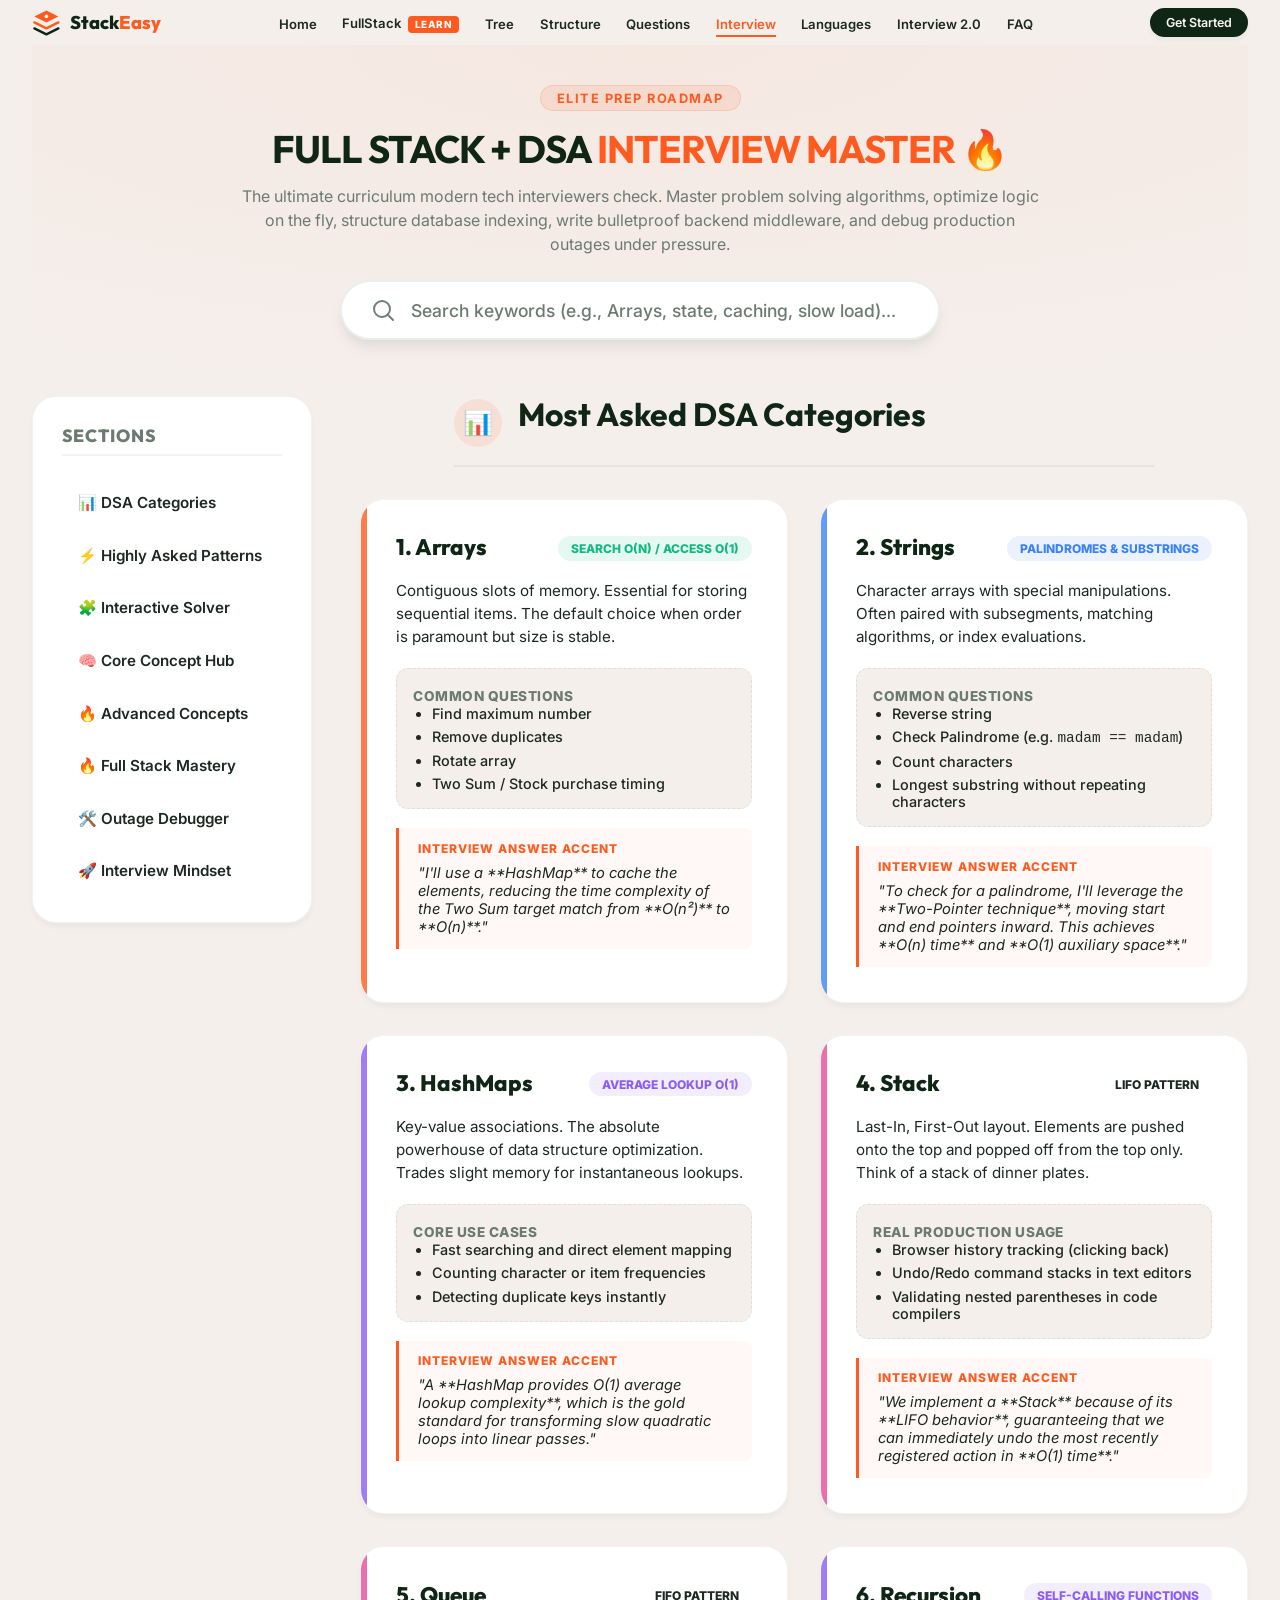
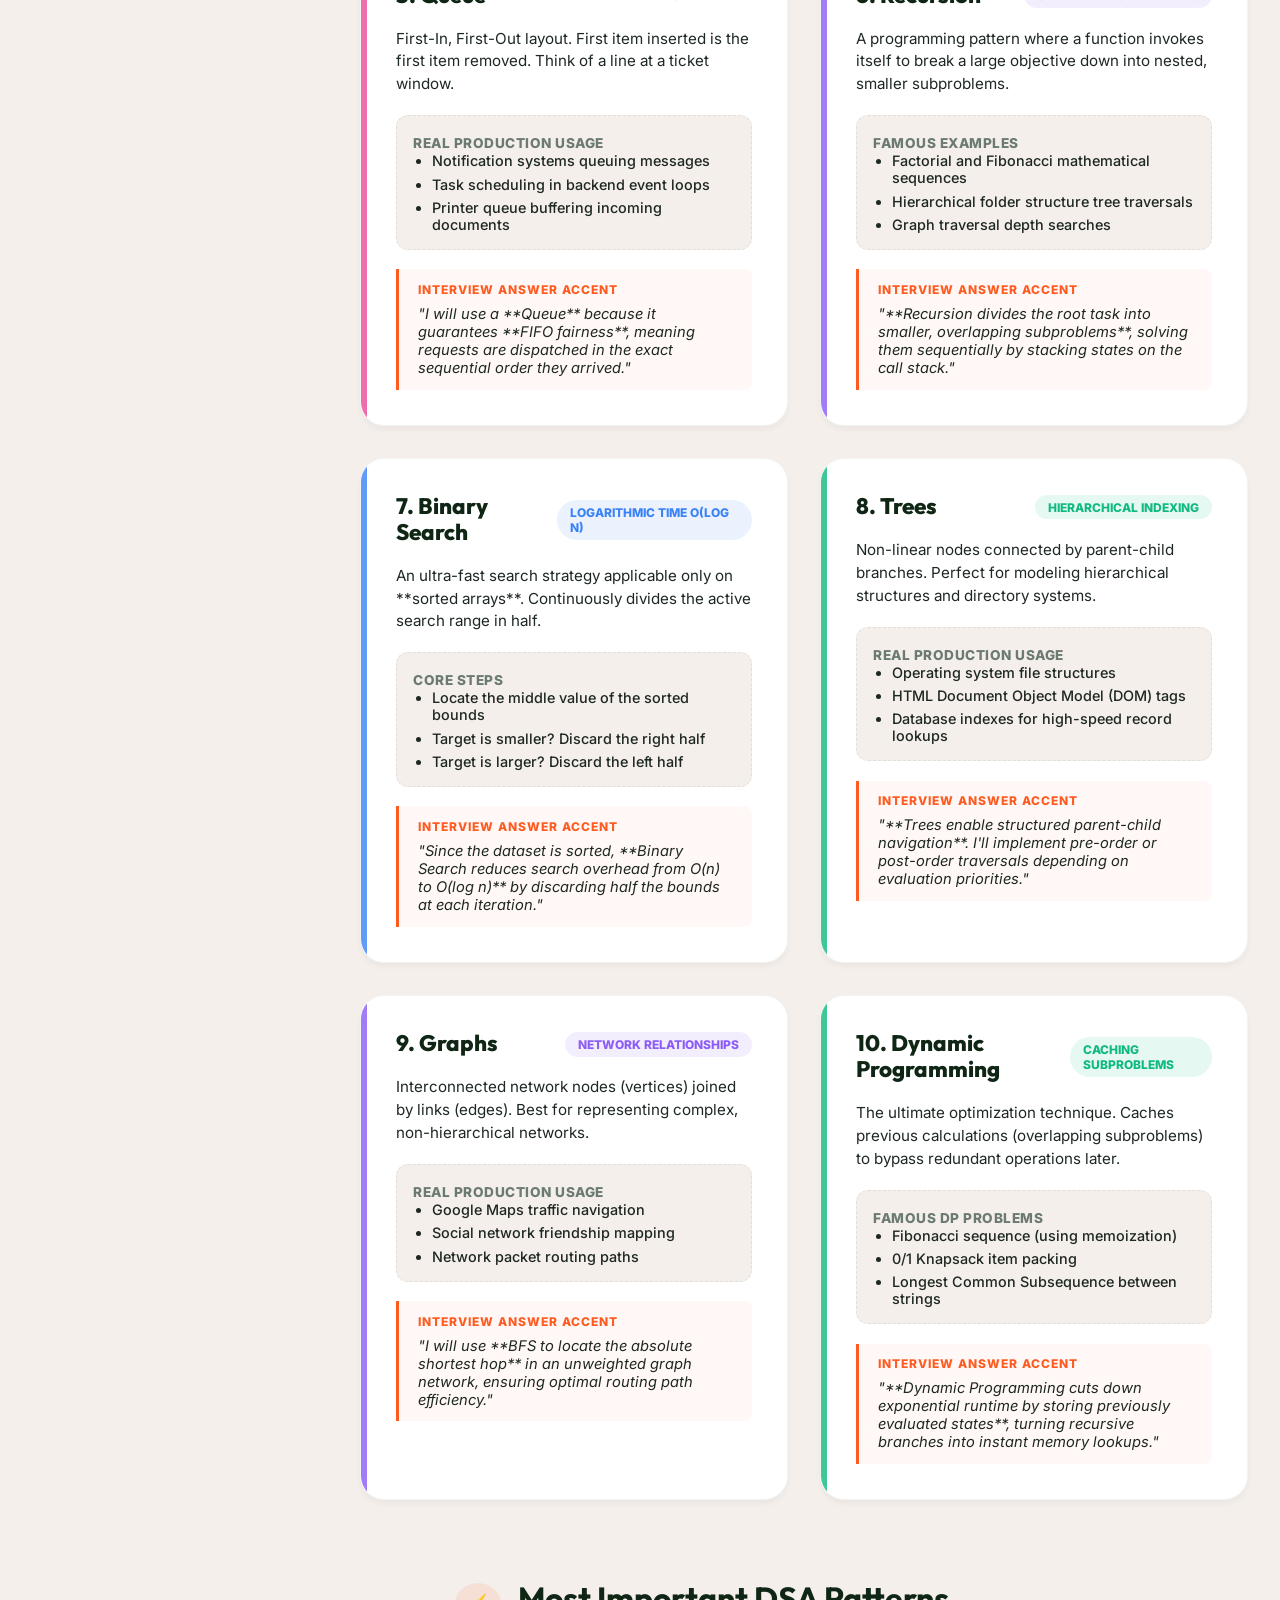
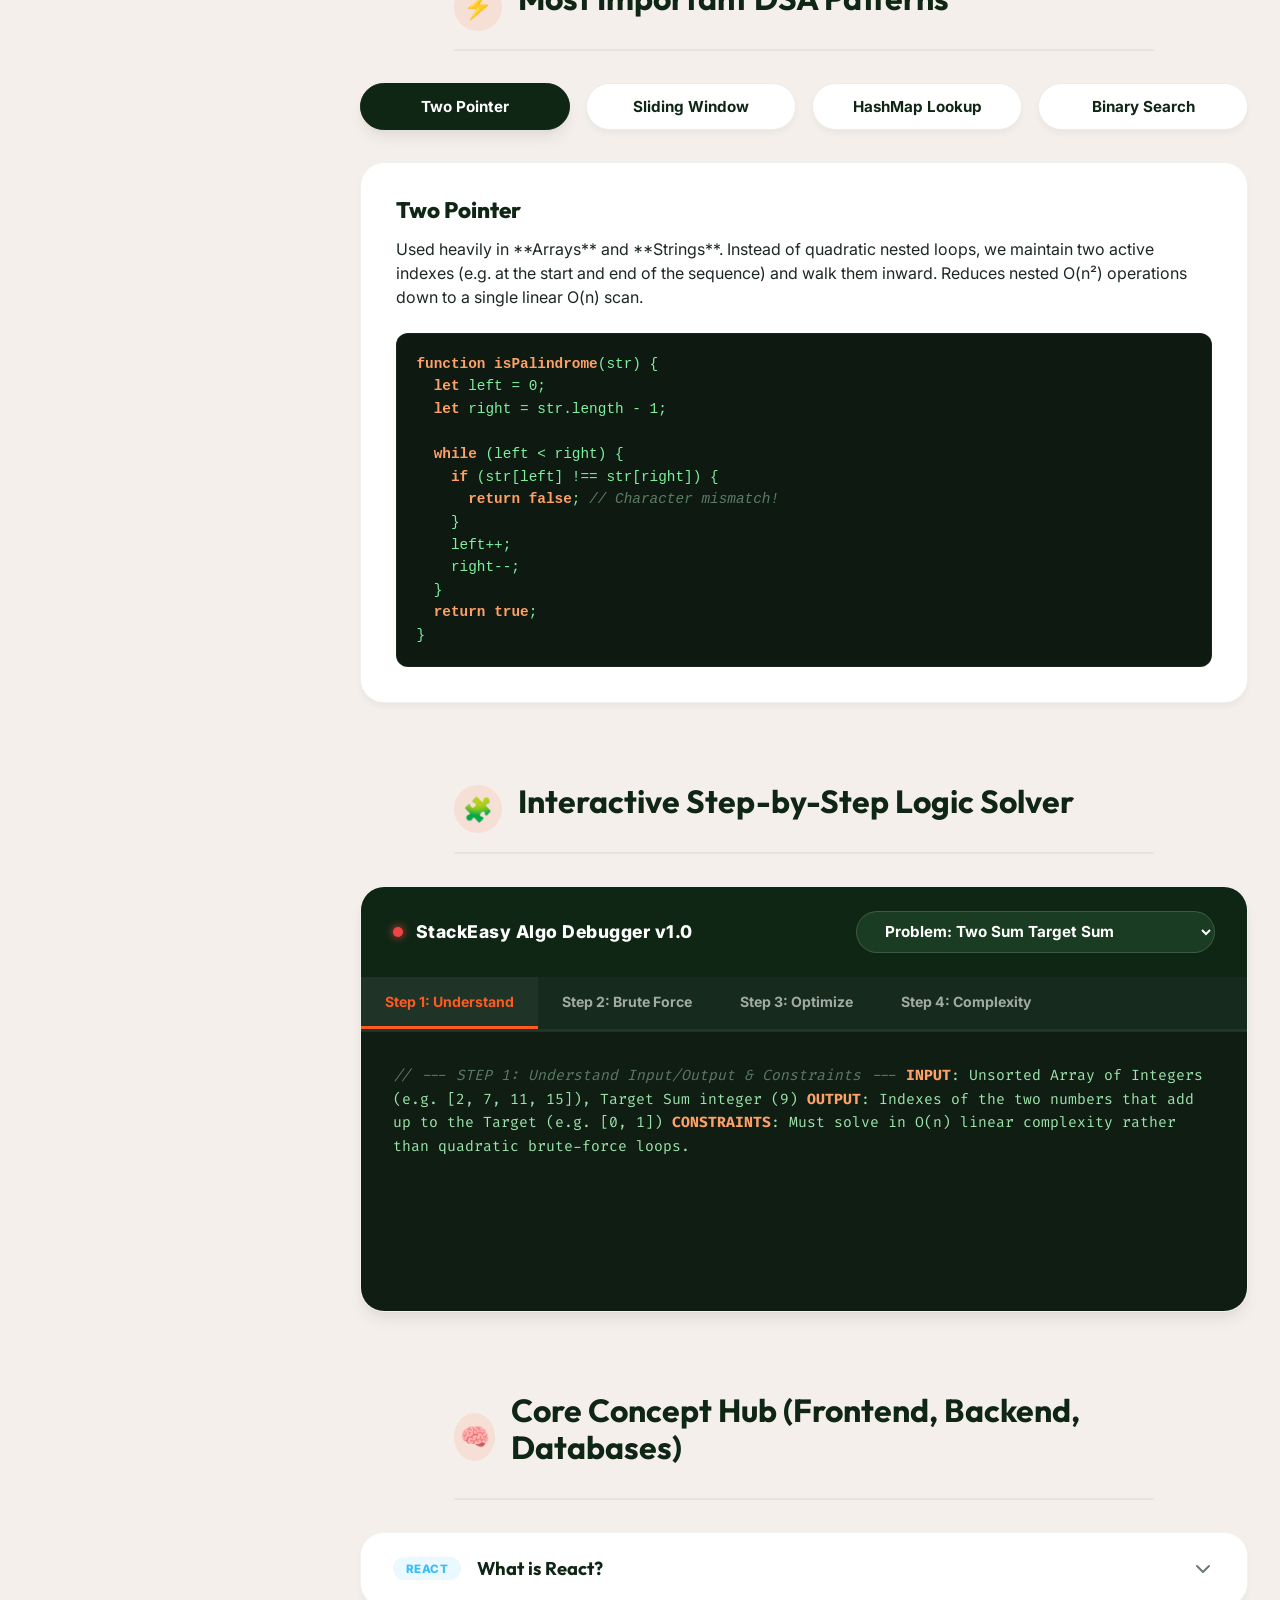
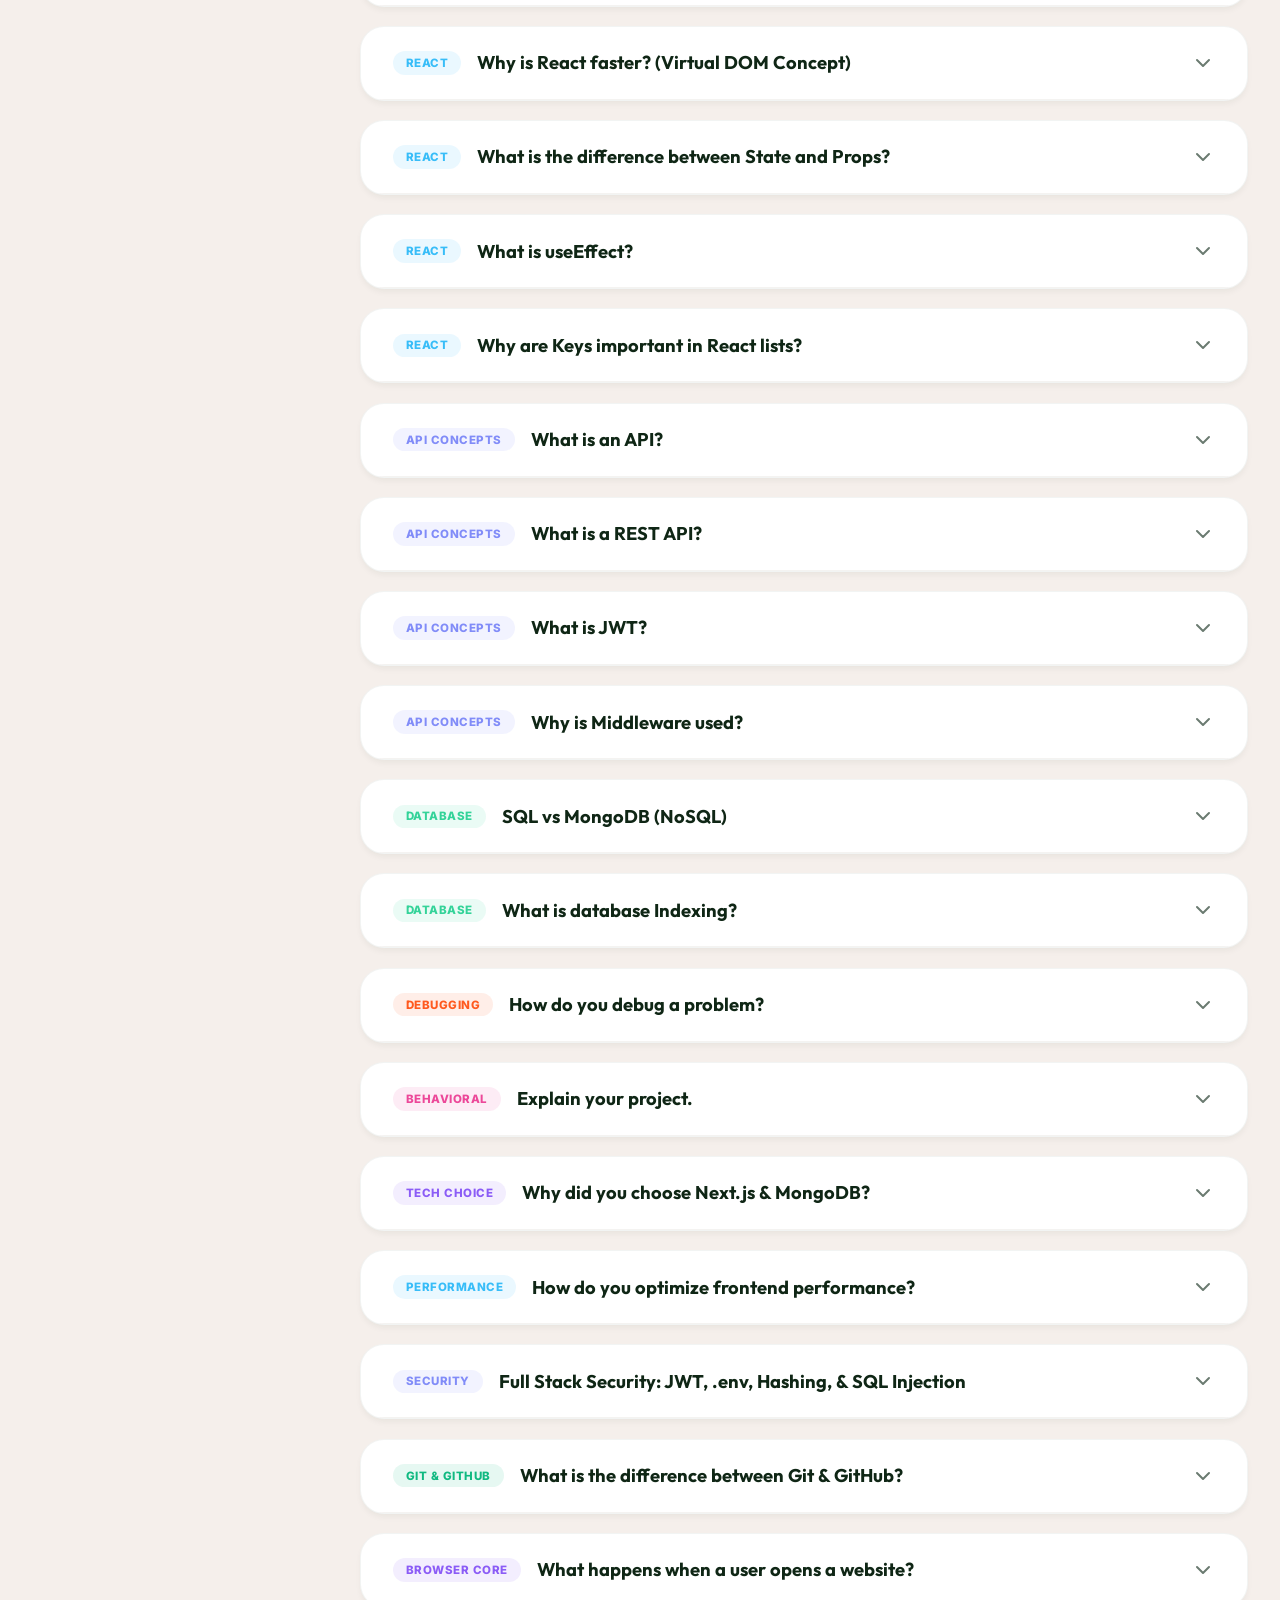
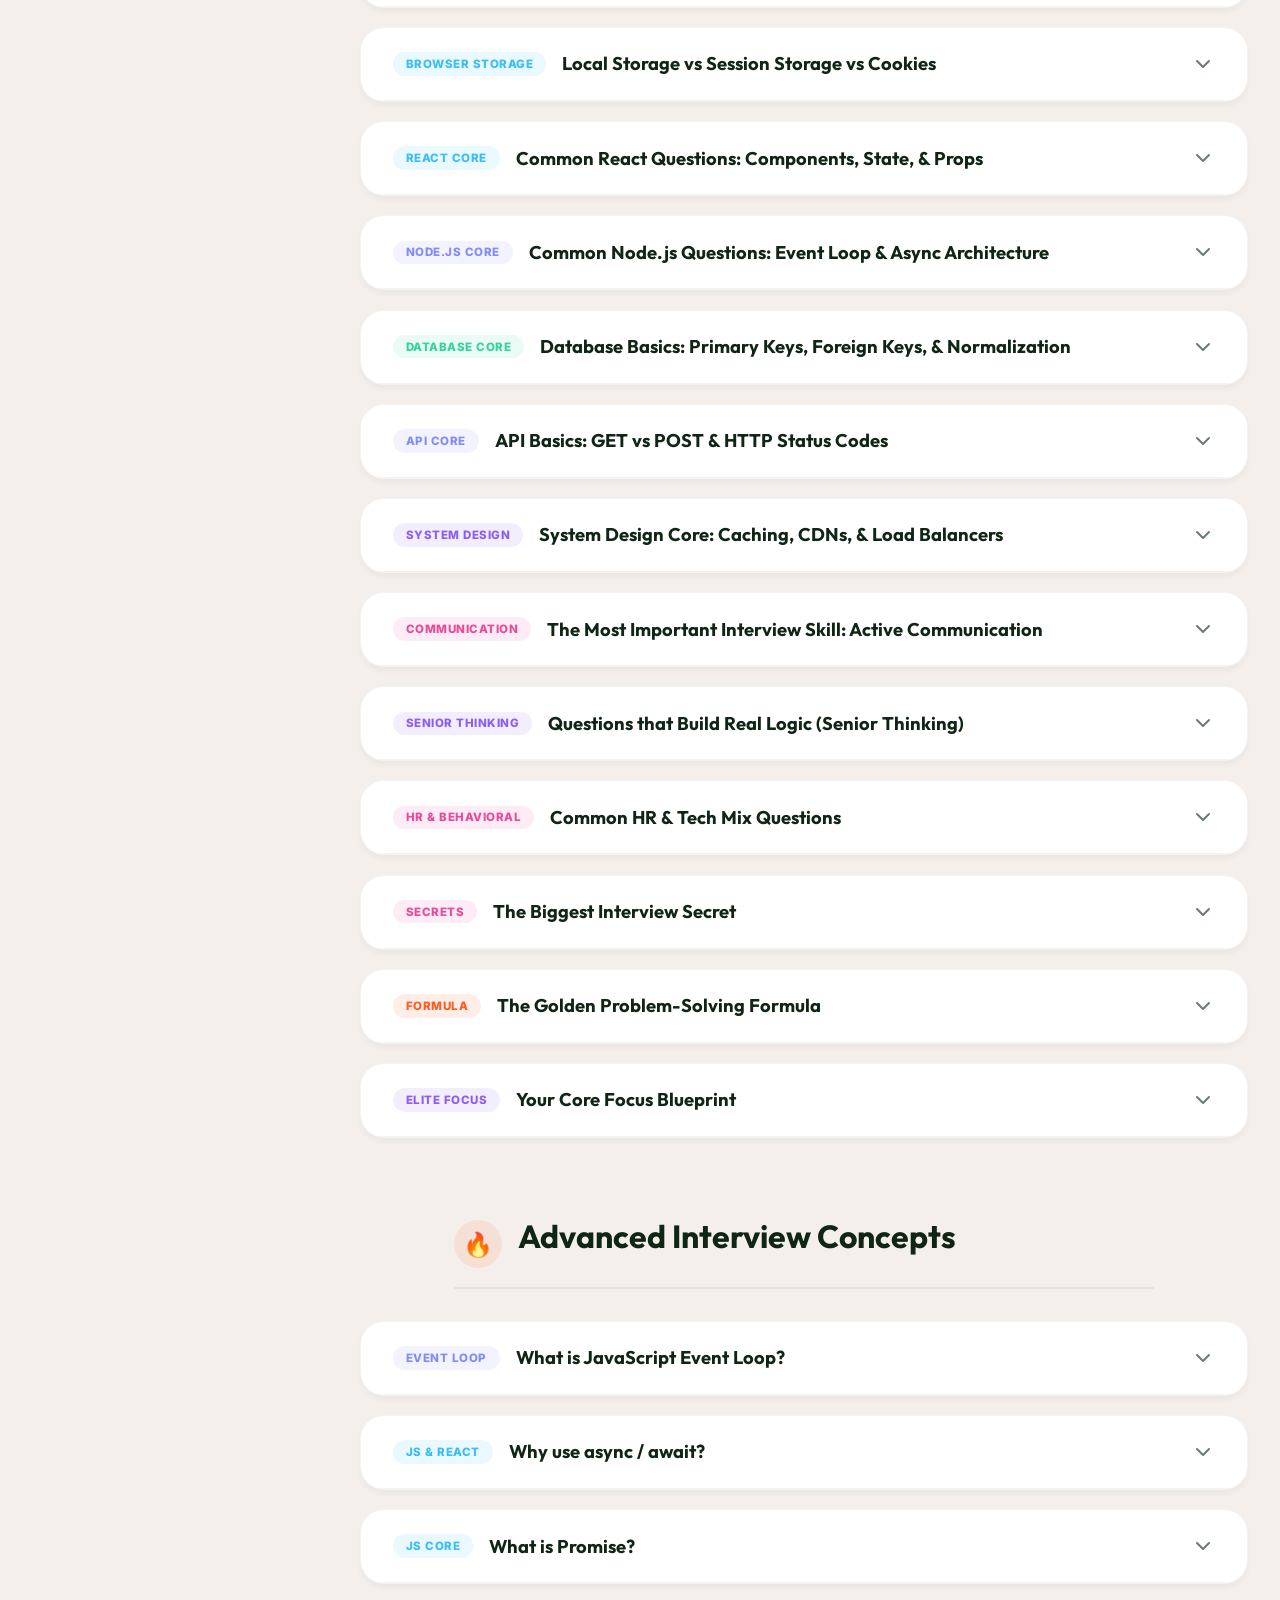
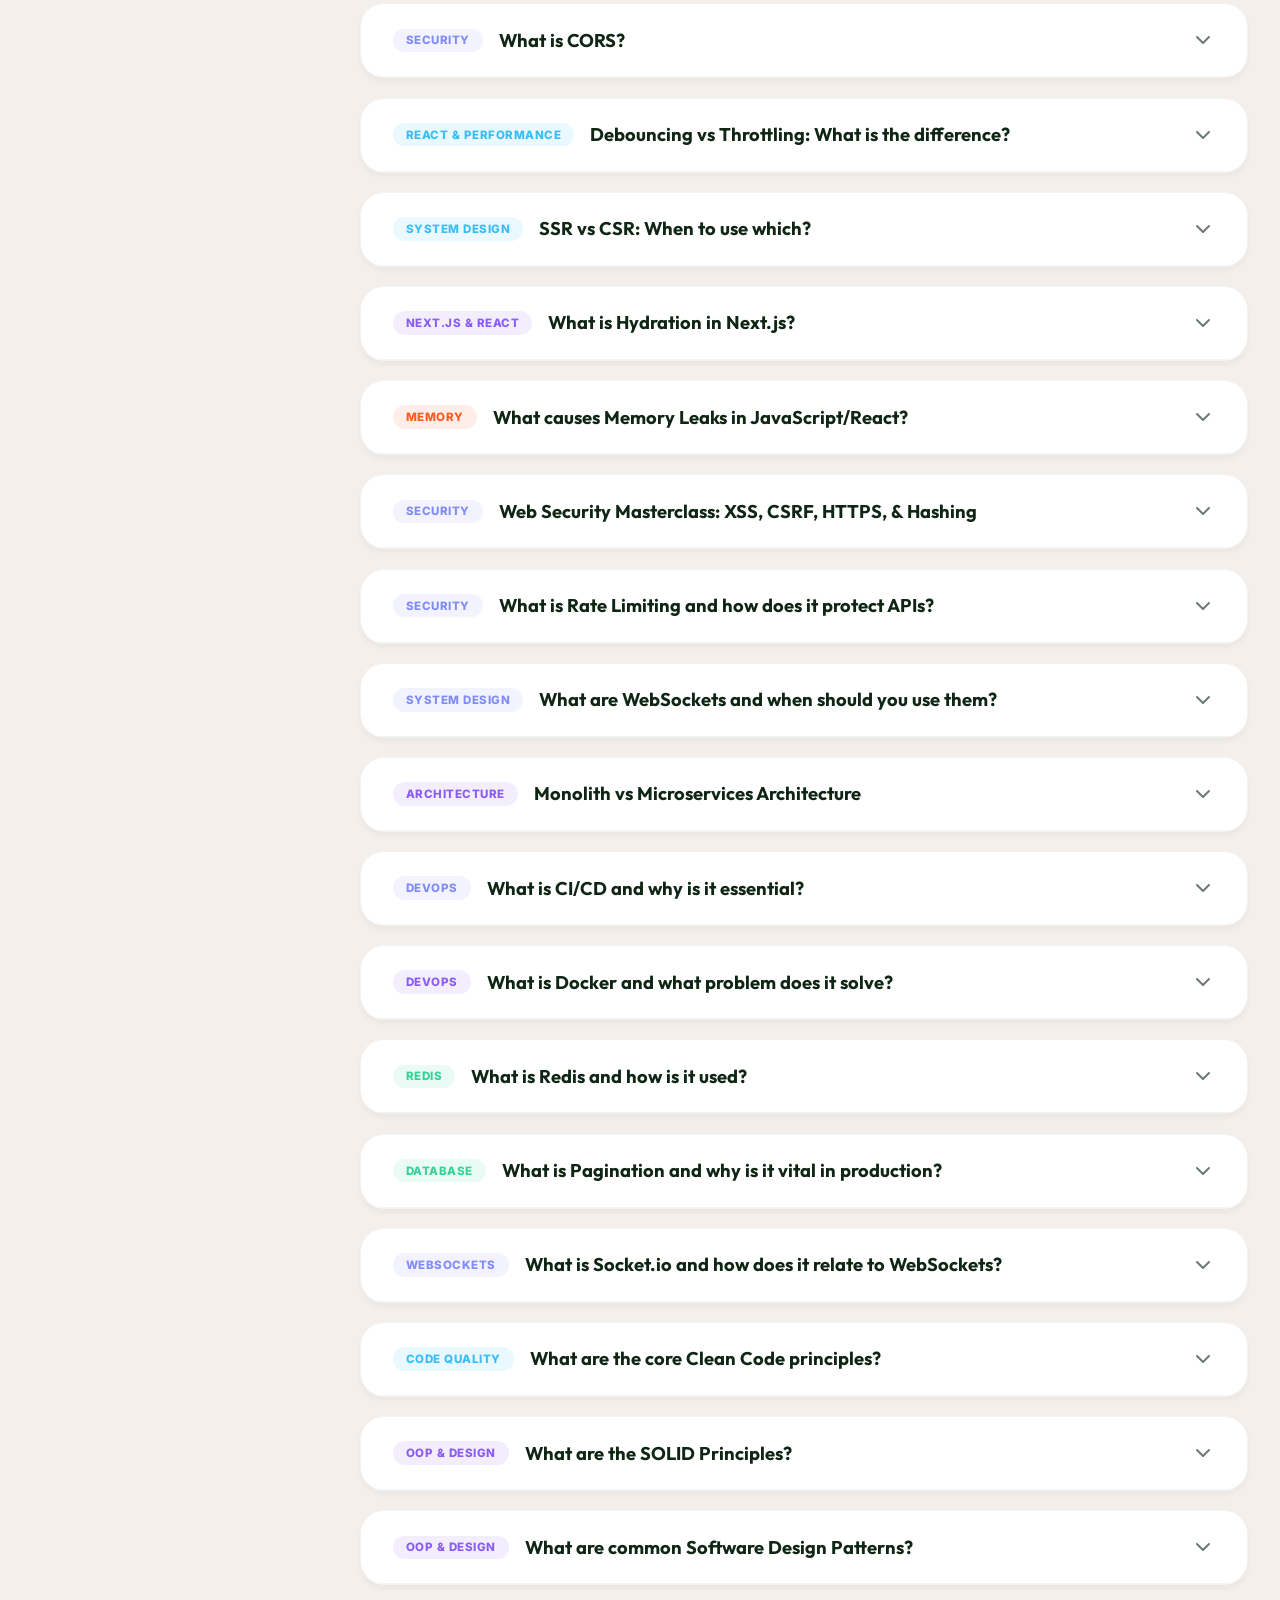
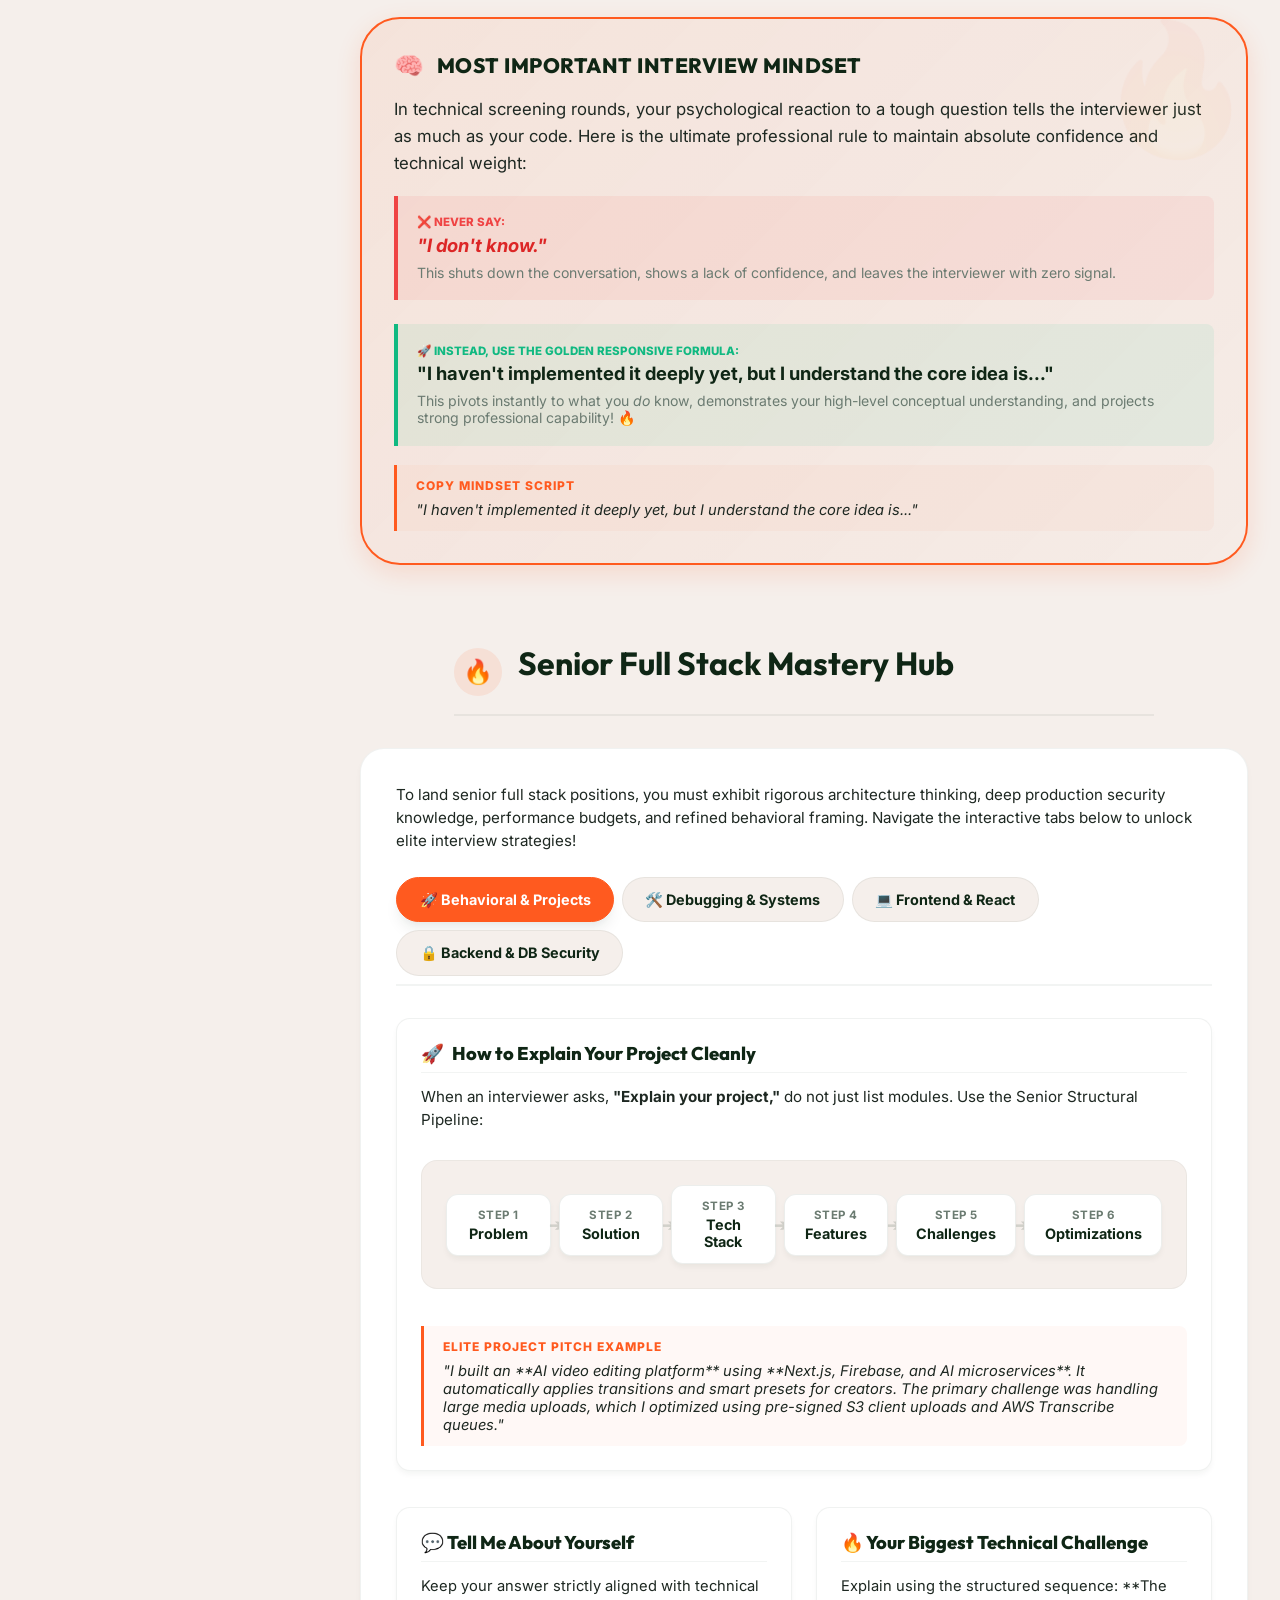
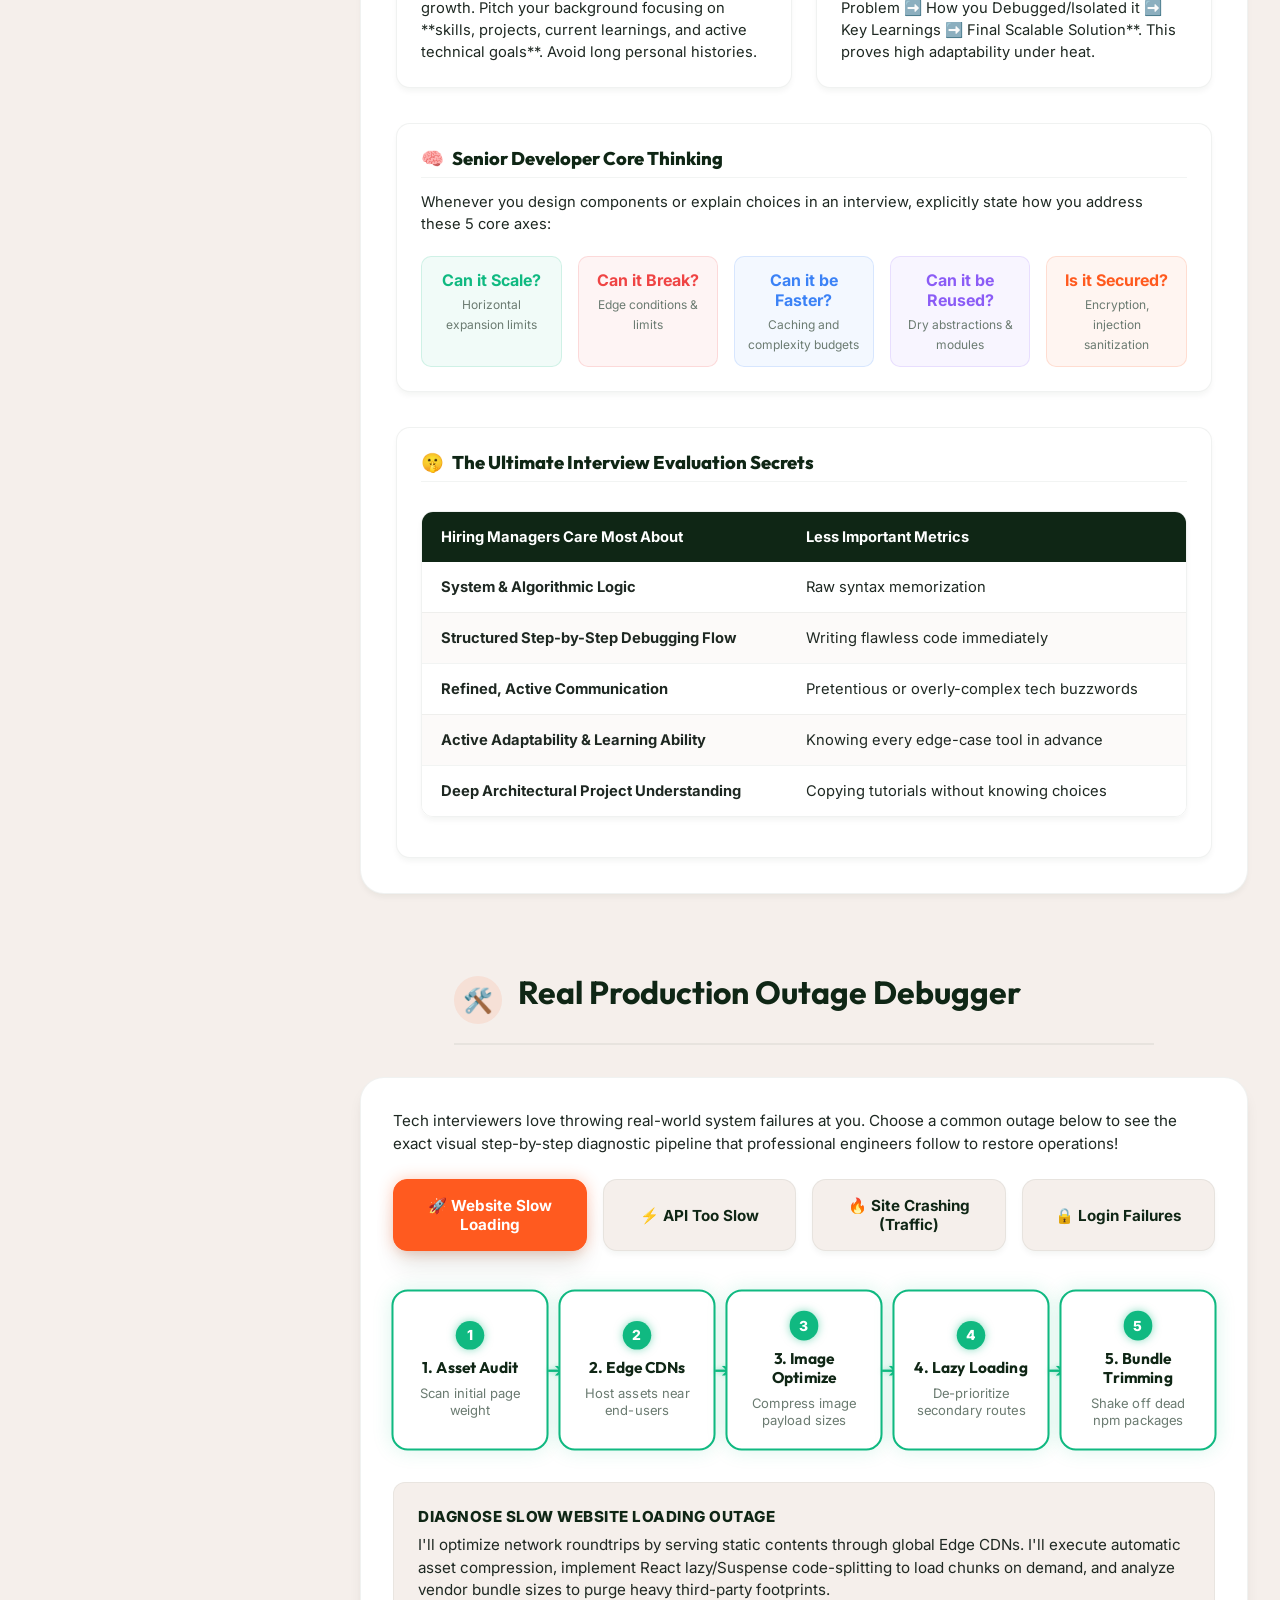
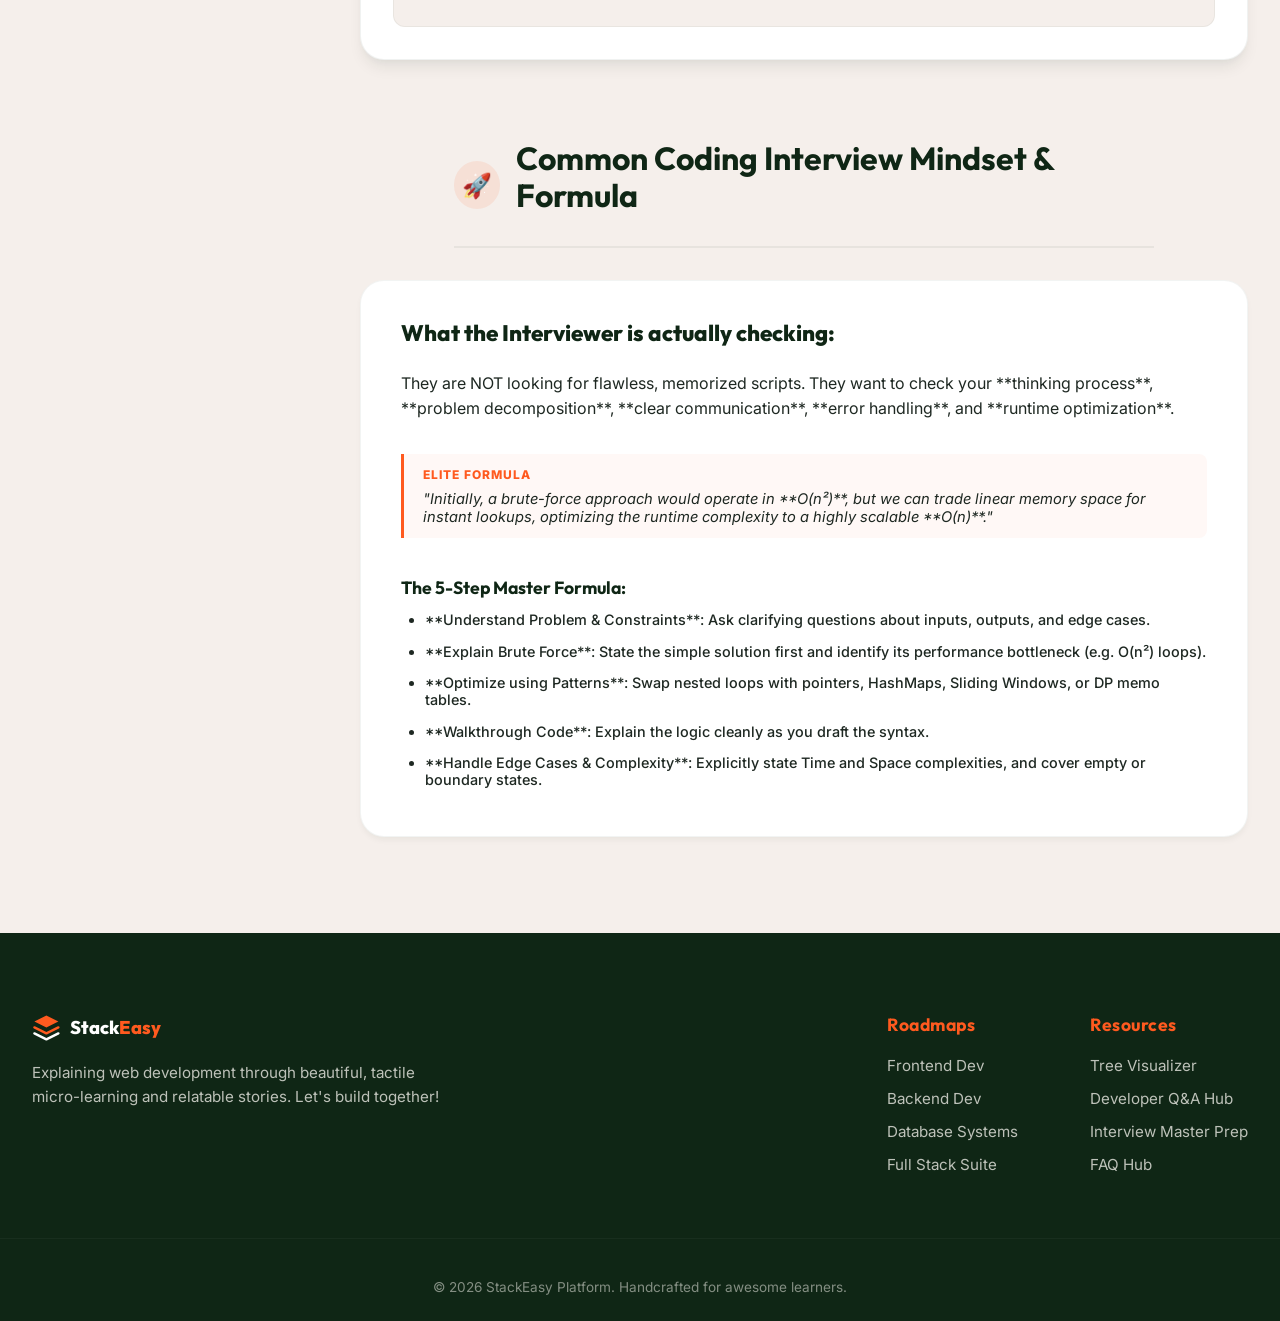
<file: interview.html>
<!DOCTYPE html>
<html lang="en">
<head>
  <meta charset="UTF-8">
  <meta name="viewport" content="width=device-width, initial-scale=1.0">
  <title>StackEasy | Interview Master Roadmap</title>
  <meta name="description" content="Master DSA logic, React concepts, API design, database structures, and production debugging. Interactive dashboards and visual solvers.">
  <!-- Google Fonts -->
  <link rel="preconnect" href="https://fonts.googleapis.com">
  <link rel="preconnect" href="https://fonts.gstatic.com" crossorigin>
  <link href="https://fonts.googleapis.com/css2?family=Inter:wght@300;400;500;600;700&family=Outfit:wght@400;500;600;700;800&family=Fira+Code:wght@400;500;600&display=swap" rel="stylesheet">
  <!-- Main Stylesheet -->
  <link rel="stylesheet" href="styles.css">
  
  <style>
    /* ==========================================================================
       Premium Interview Dashboard Specific Styles
       ========================================================================== */
    
    :root {
      --color-accent-emerald: #10B981;
      --color-accent-blue: #3B82F6;
      --color-accent-purple: #8B5CF6;
      --color-accent-pink: #EC4899;
      --color-terminal-bg: #0F1D13;
      --color-terminal-border: #1B3523;
    }

    .interview-hero {
      padding: 2.5rem 0 1.5rem 0;
      text-align: center;
      background: radial-gradient(100% 100% at 50% 0%, rgba(255, 90, 31, 0.05) 0%, rgba(245, 239, 235, 0) 100%);
    }

    .interview-tagline {
      display: inline-block;
      background-color: rgba(255, 90, 31, 0.1);
      color: var(--color-orange-primary);
      font-size: 0.8rem;
      font-weight: 700;
      letter-spacing: 1.5px;
      text-transform: uppercase;
      padding: 0.3rem 1.0rem;
      border-radius: 50px;
      margin-bottom: 1.0rem;
      border: 1px solid rgba(255, 90, 31, 0.15);
      animation: float 3s ease-in-out infinite;
    }

    @keyframes float {
      0%, 100% { transform: translateY(0); }
      50% { transform: translateY(-4px); }
    }

    .interview-title {
      font-size: 2.4rem;
      color: var(--color-forest-dark);
      margin-bottom: 0.8rem;
      letter-spacing: -1.0px;
    }

    .interview-title span {
      color: var(--color-orange-primary);
    }

    .interview-subtitle {
      font-size: 1.0rem;
      color: var(--color-text-muted);
      max-width: 800px;
      margin: 0 auto 1.5rem auto;
      line-height: 1.5;
    }

    /* Live Search & Filter Bar */
    .search-wrapper {
      max-width: 600px;
      margin: 0 auto 2rem auto;
      position: relative;
    }

    .search-box {
      display: flex;
      align-items: center;
      gap: 1rem;
      background-color: var(--color-white);
      border: 2px solid rgba(15, 38, 21, 0.08);
      padding: 1rem 1.8rem;
      border-radius: 50px;
      box-shadow: var(--shadow-md);
      transition: all var(--transition-normal);
    }

    .search-box:focus-within {
      border-color: var(--color-orange-primary);
      box-shadow: var(--shadow-lg), 0 0 0 4px rgba(255, 90, 31, 0.1);
    }

    .search-box input {
      width: 100%;
      font-size: 1.1rem;
      font-weight: 500;
      color: var(--color-text-dark);
    }

    .search-box input::placeholder {
      color: var(--color-text-muted);
    }

    .search-icon {
      width: 1.5rem;
      height: 1.5rem;
      stroke: var(--color-text-muted);
      flex-shrink: 0;
    }

    /* Dashboard Layout Grid */
    .dashboard-grid {
      display: grid;
      grid-template-columns: 1fr;
      gap: 3rem;
      align-items: start;
      margin-bottom: 6rem;
    }

    @media (min-width: 1024px) {
      .dashboard-grid {
        grid-template-columns: 280px 1fr;
      }
    }

    /* Sticky Sidebar Navigation */
    .sticky-sidebar {
      position: sticky;
      top: 100px;
      background-color: var(--color-white);
      border-radius: var(--radius-md);
      border: 1px solid rgba(15, 38, 21, 0.06);
      padding: 1.8rem;
      box-shadow: var(--shadow-sm);
      display: none;
    }

    @media (min-width: 1024px) {
      .sticky-sidebar {
        display: block;
      }
    }

    .sidebar-title {
      font-size: 1.1rem;
      text-transform: uppercase;
      letter-spacing: 1px;
      color: var(--color-text-muted);
      margin-bottom: 1.5rem;
      font-weight: 800;
      border-bottom: 2px solid rgba(15, 38, 21, 0.05);
      padding-bottom: 0.5rem;
    }

    .sidebar-menu {
      display: flex;
      flex-direction: column;
      gap: 0.5rem;
    }

    .sidebar-link {
      display: flex;
      align-items: center;
      gap: 0.8rem;
      padding: 0.8rem 1rem;
      border-radius: 12px;
      font-weight: 600;
      font-size: 0.95rem;
      color: var(--color-text-dark);
      transition: all var(--transition-fast);
    }

    .sidebar-link:hover {
      background-color: var(--color-pill-bg);
      color: var(--color-orange-primary);
      transform: translateX(4px);
    }

    .sidebar-link.active {
      background-color: var(--color-forest-dark);
      color: var(--color-white);
    }

    /* Content Panels */
    .content-panel {
      display: flex;
      flex-direction: column;
      gap: 5rem;
    }

    .section-anchor {
      scroll-margin-top: 100px;
    }

    .section-header {
      display: flex;
      align-items: center;
      gap: 1rem;
      margin-bottom: 2rem;
      border-bottom: 2px solid rgba(15, 38, 21, 0.06);
      padding-bottom: 1rem;
    }

    .section-icon-badge {
      display: flex;
      align-items: center;
      justify-content: center;
      width: 3rem;
      height: 3rem;
      background-color: rgba(255, 90, 31, 0.1);
      border-radius: 50%;
      font-size: 1.5rem;
    }

    .section-title {
      font-size: 2rem;
      color: var(--color-forest-dark);
    }

    /* Interactive DSA Cards */
    .dsa-grid {
      display: grid;
      grid-template-columns: 1fr;
      gap: 2rem;
    }

    @media (min-width: 768px) {
      .dsa-grid {
        grid-template-columns: repeat(2, 1fr);
      }
    }

    .dsa-card {
      background-color: var(--color-white);
      border-radius: var(--radius-md);
      border: 1px solid rgba(15, 38, 21, 0.05);
      padding: 2.2rem;
      box-shadow: var(--shadow-sm);
      transition: all var(--transition-normal);
      position: relative;
      overflow: hidden;
      display: flex;
      flex-direction: column;
      gap: 1.2rem;
    }

    .dsa-card::before {
      content: '';
      position: absolute;
      top: 0;
      left: 0;
      width: 6px;
      height: 100%;
      background-color: var(--color-orange-primary);
      opacity: 0.8;
    }

    .dsa-card.emerald::before { background-color: var(--color-accent-emerald); }
    .dsa-card.blue::before { background-color: var(--color-accent-blue); }
    .dsa-card.purple::before { background-color: var(--color-accent-purple); }
    .dsa-card.pink::before { background-color: var(--color-accent-pink); }

    .dsa-card:hover {
      transform: translateY(-4px);
      box-shadow: var(--shadow-lg);
      border-color: rgba(255, 90, 31, 0.15);
    }

    .dsa-card-header {
      display: flex;
      justify-content: space-between;
      align-items: center;
    }

    .dsa-card-title {
      font-size: 1.4rem;
      color: var(--color-forest-dark);
      font-weight: 800;
    }

    .complexity-badge {
      font-family: var(--font-body);
      font-size: 0.75rem;
      font-weight: 800;
      padding: 0.3rem 0.8rem;
      border-radius: 50px;
      text-transform: uppercase;
    }

    .complexity-badge.emerald { background-color: rgba(16, 185, 129, 0.1); color: var(--color-accent-emerald); }
    .complexity-badge.blue { background-color: rgba(59, 130, 246, 0.1); color: var(--color-accent-blue); }
    .complexity-badge.purple { background-color: rgba(139, 92, 246, 0.1); color: var(--color-accent-purple); }
    .complexity-badge.orange { background-color: rgba(255, 90, 31, 0.1); color: var(--color-orange-primary); }

    .dsa-card-desc {
      font-size: 0.95rem;
      color: var(--color-text-dark);
      line-height: 1.5;
    }

    .dsa-card-desc strong {
      color: var(--color-forest-dark);
      background-color: rgba(15, 38, 21, 0.05);
      padding: 0.1rem 0.3rem;
      border-radius: 4px;
      font-weight: 700;
    }

    .common-questions-box {
      background-color: var(--color-bg-cream);
      border-radius: 12px;
      padding: 1rem;
      border: 1px dashed rgba(15, 38, 21, 0.08);
    }

    .common-questions-title {
      font-size: 0.85rem;
      font-weight: 800;
      color: var(--color-text-muted);
      text-transform: uppercase;
      letter-spacing: 0.5px;
      margin-bottom: 0.5rem;
    }

    .question-list {
      display: flex;
      flex-direction: column;
      gap: 0.4rem;
      padding-left: 1.2rem;
      list-style-type: disc;
    }

    .question-item {
      font-size: 0.9rem;
      color: var(--color-text-dark);
      font-weight: 500;
    }

    .answer-quote-container {
      position: relative;
      background-color: rgba(255, 90, 31, 0.04);
      border-left: 3px solid var(--color-orange-primary);
      border-radius: 0 8px 8px 0;
      padding: 0.8rem 1.2rem;
      font-style: italic;
      font-size: 0.92rem;
      color: var(--color-text-dark);
      display: flex;
      flex-direction: column;
      gap: 0.5rem;
    }

    .quote-title {
      font-size: 0.75rem;
      font-weight: 800;
      text-transform: uppercase;
      letter-spacing: 1px;
      color: var(--color-orange-primary);
      font-style: normal;
    }

    .btn-copy-quote {
      position: absolute;
      top: 0.6rem;
      right: 0.6rem;
      background: none;
      border: none;
      color: var(--color-text-muted);
      cursor: pointer;
      display: flex;
      align-items: center;
      justify-content: center;
      opacity: 0;
      transition: all var(--transition-fast);
      width: 1.8rem;
      height: 1.8rem;
      border-radius: 50%;
      background-color: rgba(255, 255, 255, 0.8);
      box-shadow: var(--shadow-sm);
    }

    .answer-quote-container:hover .btn-copy-quote {
      opacity: 1;
    }

    .btn-copy-quote:hover {
      color: var(--color-orange-primary);
      transform: scale(1.1);
    }

    .btn-copy-quote svg {
      width: 1rem;
      height: 1rem;
    }

    /* Patterns Matrix Grid */
    .patterns-grid {
      display: grid;
      grid-template-columns: repeat(2, 1fr);
      gap: 1rem;
      margin-bottom: 2rem;
    }

    @media (min-width: 768px) {
      .patterns-grid {
        grid-template-columns: repeat(4, 1fr);
      }
    }

    .pattern-pill {
      background-color: var(--color-white);
      border: 1px solid rgba(15, 38, 21, 0.08);
      color: var(--color-forest-dark);
      padding: 0.8rem 1.2rem;
      border-radius: 50px;
      font-weight: 700;
      font-size: 0.95rem;
      text-align: center;
      transition: all var(--transition-fast);
      box-shadow: var(--shadow-sm);
      cursor: pointer;
    }

    .pattern-pill:hover {
      background-color: var(--color-pill-bg);
      transform: translateY(-2px);
    }

    .pattern-pill.active {
      background-color: var(--color-forest-dark);
      color: var(--color-white);
      border-color: var(--color-forest-dark);
      box-shadow: var(--shadow-md);
    }

    .pattern-showcase {
      background-color: var(--color-white);
      border-radius: var(--radius-md);
      border: 1px solid rgba(15, 38, 21, 0.06);
      padding: 2.2rem;
      box-shadow: var(--shadow-sm);
    }

    .pattern-title {
      font-size: 1.4rem;
      color: var(--color-forest-dark);
      font-weight: 800;
      margin-bottom: 0.8rem;
    }

    .pattern-desc {
      font-size: 1rem;
      line-height: 1.5;
      color: var(--color-text-dark);
      margin-bottom: 1.5rem;
    }

    .pattern-desc strong {
      color: var(--color-orange-primary);
    }

    .code-snippet-box {
      background-color: #0E1A11;
      color: #7FEF9F;
      border-radius: 12px;
      padding: 1.2rem;
      font-family: 'Fira Code', 'Courier New', Courier, monospace;
      font-size: 0.9rem;
      overflow-x: auto;
      line-height: 1.5;
      border: 1px solid rgba(255, 255, 255, 0.05);
    }

    .code-comment { color: #5C7B65; font-style: italic; }
    .code-keyword { color: #FFA066; font-weight: bold; }
    .code-string { color: #A5EF8E; }

    /* Interactive Solver Widget */
    .solver-widget {
      background-color: var(--color-white);
      border-radius: var(--radius-md);
      border: 1px solid rgba(15, 38, 21, 0.06);
      overflow: hidden;
      box-shadow: var(--shadow-md);
    }

    .solver-header {
      background-color: var(--color-forest-dark);
      padding: 1.5rem 2rem;
      display: flex;
      flex-direction: column;
      gap: 1rem;
    }

    @media (min-width: 768px) {
      .solver-header {
        flex-direction: row;
        align-items: center;
        justify-content: space-between;
      }
    }

    .solver-brand {
      display: flex;
      align-items: center;
      gap: 0.8rem;
    }

    .solver-dot {
      width: 10px;
      height: 10px;
      border-radius: 50%;
      background-color: #EF4444;
      box-shadow: 0 0 8px #EF4444;
      animation: pulse 1.5s infinite;
    }

    @keyframes pulse {
      0%, 100% { transform: scale(1); opacity: 1; }
      50% { transform: scale(1.3); opacity: 0.6; }
    }

    .solver-brand-text {
      color: var(--color-white);
      font-weight: 800;
      font-size: 1.1rem;
      letter-spacing: 0.5px;
    }

    .solver-select {
      background-color: var(--color-forest-med);
      color: var(--color-white);
      border: 1px solid rgba(255, 255, 255, 0.15);
      border-radius: 30px;
      padding: 0.6rem 1.5rem;
      font-weight: 700;
      font-size: 0.95rem;
      outline: none;
      cursor: pointer;
      transition: all var(--transition-fast);
    }

    .solver-select:hover {
      border-color: var(--color-orange-primary);
    }

    .solver-tabs {
      background-color: #162B1D;
      display: flex;
      overflow-x: auto;
      border-bottom: 2px solid rgba(255, 255, 255, 0.05);
    }

    .solver-tab {
      padding: 1rem 1.5rem;
      color: rgba(255, 255, 255, 0.6);
      font-weight: 700;
      font-size: 0.88rem;
      border-bottom: 3px solid transparent;
      white-space: nowrap;
      cursor: pointer;
      transition: all var(--transition-fast);
    }

    .solver-tab:hover {
      color: var(--color-white);
      background-color: rgba(255, 255, 255, 0.02);
    }

    .solver-tab.active {
      color: var(--color-orange-primary);
      border-bottom-color: var(--color-orange-primary);
      background-color: rgba(255, 255, 255, 0.04);
    }

    .solver-terminal {
      background-color: var(--color-terminal-bg);
      padding: 2rem;
      font-family: 'Fira Code', 'Courier New', Courier, monospace;
      font-size: 0.92rem;
      color: #9DE4AC;
      line-height: 1.6;
      min-height: 280px;
      overflow-x: auto;
      border-top: 1px solid var(--color-terminal-border);
    }

    /* Collapsible Q&A Accordions */
    .qa-accordion-list {
      display: flex;
      flex-direction: column;
      gap: 1.2rem;
    }

    .accordion-item {
      background-color: var(--color-white);
      border-radius: var(--radius-md);
      border: 1px solid rgba(15, 38, 21, 0.05);
      box-shadow: var(--shadow-sm);
      overflow: hidden;
      transition: all var(--transition-normal);
    }

    .accordion-item:hover {
      border-color: rgba(255, 90, 31, 0.12);
      box-shadow: var(--shadow-md);
    }

    .accordion-header {
      padding: 1.5rem 2rem;
      display: flex;
      align-items: center;
      justify-content: space-between;
      cursor: pointer;
      background: none;
      border: none;
      width: 100%;
      text-align: left;
    }

    .accordion-header-left {
      display: flex;
      align-items: center;
      gap: 1rem;
    }

    .accordion-badge {
      font-size: 0.72rem;
      font-weight: 800;
      text-transform: uppercase;
      letter-spacing: 0.5px;
      padding: 0.3rem 0.8rem;
      border-radius: 50px;
    }

    .accordion-badge.frontend { background-color: rgba(56, 189, 248, 0.1); color: var(--color-frontend-blue); }
    .accordion-badge.backend { background-color: rgba(129, 140, 248, 0.1); color: var(--color-backend-purple); }
    .accordion-badge.database { background-color: rgba(52, 211, 153, 0.1); color: var(--color-database-green); }
    .accordion-badge.debugging { background-color: rgba(255, 90, 31, 0.1); color: var(--color-orange-primary); }
    .accordion-badge.behavioral { background-color: rgba(236, 72, 153, 0.1); color: #EC4899; }
    .accordion-badge.system-design { background-color: rgba(139, 92, 246, 0.1); color: #8B5CF6; }
    .accordion-badge.git { background-color: rgba(16, 185, 129, 0.1); color: #10B981; }

    /* Custom visual flow designs inside accordion bodies */
    .flow-diagram-horizontal {
      display: flex;
      flex-wrap: wrap;
      align-items: center;
      gap: 0.5rem;
      background-color: var(--color-bg-cream);
      padding: 0.8rem 1.2rem;
      border-radius: 10px;
      border: 1px dashed rgba(15, 38, 21, 0.1);
      margin: 0.5rem 0;
    }
    .flow-node {
      font-weight: 700;
      color: var(--color-forest-dark);
      background-color: var(--color-white);
      padding: 0.3rem 0.6rem;
      border-radius: 6px;
      border: 1px solid rgba(15, 38, 21, 0.06);
      box-shadow: var(--shadow-sm);
      font-size: 0.85rem;
    }
    .flow-arrow {
      color: var(--color-orange-primary);
      font-weight: bold;
    }

    .accordion-question {
      font-size: 1.15rem;
      font-family: var(--font-heading);
      font-weight: 700;
      color: var(--color-forest-dark);
    }

    .accordion-icon {
      width: 1.5rem;
      height: 1.5rem;
      stroke: var(--color-text-muted);
      transition: transform var(--transition-normal);
    }

    .accordion-item.active .accordion-icon {
      transform: rotate(180deg);
      stroke: var(--color-orange-primary);
    }

    .accordion-content {
      max-height: 0;
      overflow: hidden;
      transition: max-height var(--transition-normal) cubic-bezier(0, 1, 0, 1);
      background-color: rgba(245, 239, 235, 0.3);
      border-top: 1px solid rgba(15, 38, 21, 0.03);
    }

    .accordion-content-inner {
      padding: 2rem;
      font-size: 1rem;
      color: var(--color-text-dark);
      line-height: 1.6;
      display: flex;
      flex-direction: column;
      gap: 1.2rem;
    }

    .accordion-content-inner strong {
      color: var(--color-forest-dark);
      background-color: rgba(15, 38, 21, 0.05);
      padding: 0.1rem 0.3rem;
      border-radius: 4px;
      font-weight: 700;
    }

    /* Outage Debugger Flowchart widget */
    .debugger-widget {
      background-color: var(--color-white);
      border-radius: var(--radius-md);
      border: 1px solid rgba(15, 38, 21, 0.06);
      padding: 2rem;
      box-shadow: var(--shadow-md);
    }

    .debugger-selector-grid {
      display: grid;
      grid-template-columns: 1fr;
      gap: 1rem;
      margin-bottom: 2.5rem;
    }

    @media (min-width: 768px) {
      .debugger-selector-grid {
        grid-template-columns: repeat(4, 1fr);
      }
    }

    .debugger-btn {
      background-color: var(--color-bg-cream);
      border: 1px solid rgba(15, 38, 21, 0.06);
      color: var(--color-forest-dark);
      padding: 1rem;
      border-radius: 14px;
      font-weight: 700;
      font-size: 0.95rem;
      text-align: center;
      transition: all var(--transition-normal);
      cursor: pointer;
      box-shadow: var(--shadow-sm);
    }

    .debugger-btn:hover {
      background-color: var(--color-pill-bg);
      transform: translateY(-2px);
    }

    .debugger-btn.active {
      background-color: var(--color-orange-primary);
      color: var(--color-white);
      border-color: var(--color-orange-primary);
      box-shadow: var(--shadow-lg), 0 0 15px rgba(255, 90, 31, 0.3);
    }

    /* Debugger Visual Timeline Pipeline */
    .timeline-pipeline {
      display: flex;
      flex-direction: column;
      gap: 1.5rem;
      position: relative;
      margin-bottom: 2rem;
    }

    @media (min-width: 1024px) {
      .timeline-pipeline {
        flex-direction: row;
        align-items: stretch;
        justify-content: space-between;
        gap: 0.8rem;
      }
    }

    .pipeline-node {
      background-color: var(--color-bg-cream);
      border: 2px solid rgba(15, 38, 21, 0.06);
      border-radius: 16px;
      padding: 1.2rem;
      flex: 1;
      text-align: center;
      position: relative;
      transition: all 0.5s ease;
      display: flex;
      flex-direction: column;
      align-items: center;
      justify-content: center;
      gap: 0.5rem;
      opacity: 0.4;
    }

    .pipeline-node.glow {
      background-color: var(--color-white);
      border-color: var(--color-accent-emerald);
      box-shadow: 0 0 20px rgba(16, 185, 129, 0.15);
      opacity: 1;
      transform: scale(1.02);
    }

    .pipeline-node-number {
      width: 1.8rem;
      height: 1.8rem;
      border-radius: 50%;
      background-color: var(--color-text-muted);
      color: var(--color-white);
      display: flex;
      align-items: center;
      justify-content: center;
      font-weight: 800;
      font-size: 0.85rem;
      transition: all 0.5s ease;
    }

    .pipeline-node.glow .pipeline-node-number {
      background-color: var(--color-accent-emerald);
      box-shadow: 0 0 8px rgba(16, 185, 129, 0.5);
    }

    .pipeline-node-title {
      font-family: var(--font-heading);
      font-weight: 700;
      font-size: 0.95rem;
      color: var(--color-forest-dark);
    }

    .pipeline-node-desc {
      font-size: 0.8rem;
      color: var(--color-text-muted);
      line-height: 1.3;
    }

    /* Connection arrows for desktop */
    @media (min-width: 1024px) {
      .pipeline-node:not(:last-child)::after {
        content: '➔';
        position: absolute;
        right: -1rem;
        top: 50%;
        transform: translateY(-50%);
        font-size: 1.2rem;
        color: rgba(15, 38, 21, 0.15);
        z-index: 2;
        transition: all 0.5s ease;
      }
      
      .pipeline-node.glow:not(:last-child)::after {
        color: var(--color-accent-emerald);
        text-shadow: 0 0 5px rgba(16, 185, 129, 0.4);
      }
    }

    .debugger-output {
      background-color: var(--color-bg-cream);
      border-radius: 12px;
      padding: 1.5rem;
      border: 1px solid rgba(15, 38, 21, 0.05);
      min-height: 100px;
      transition: all var(--transition-normal);
    }

    .debugger-output-title {
      font-weight: 800;
      font-size: 0.95rem;
      color: var(--color-forest-dark);
      text-transform: uppercase;
      letter-spacing: 0.5px;
      margin-bottom: 0.5rem;
    }

    .debugger-output-text {
      font-size: 0.95rem;
      color: var(--color-text-dark);
      line-height: 1.5;
    }

    /* ==========================================================================
       Mastery Hub Specific Styles
       ========================================================================== */
    .mastery-section-box {
      background-color: var(--color-white);
      border-radius: var(--radius-md);
      border: 1px solid rgba(15, 38, 21, 0.06);
      padding: 2.2rem;
      box-shadow: var(--shadow-sm);
    }

    .mastery-tabs-wrapper {
      margin-bottom: 2rem;
      border-bottom: 2px solid rgba(15, 38, 21, 0.05);
      padding-bottom: 0.5rem;
    }

    .mastery-tabs {
      display: flex;
      flex-wrap: wrap;
      gap: 0.5rem;
    }

    .mastery-tab-btn {
      background-color: var(--color-bg-cream);
      border: 1px solid rgba(15, 38, 21, 0.06);
      color: var(--color-forest-dark);
      padding: 0.8rem 1.4rem;
      border-radius: 30px;
      font-weight: 700;
      font-size: 0.9rem;
      cursor: pointer;
      transition: all var(--transition-normal);
    }

    .mastery-tab-btn:hover {
      background-color: var(--color-pill-bg);
      transform: translateY(-1px);
    }

    .mastery-tab-btn.active {
      background-color: var(--color-orange-primary);
      color: var(--color-white);
      border-color: var(--color-orange-primary);
      box-shadow: var(--shadow-md);
    }

    .mastery-panel {
      display: none;
      animation: fadeIn 0.4s ease-in-out;
    }

    .mastery-panel.active {
      display: flex;
      flex-direction: column;
      gap: 2.2rem;
    }

    @keyframes fadeIn {
      from { opacity: 0; transform: translateY(10px); }
      to { opacity: 1; transform: translateY(0); }
    }

    /* Flow Timelines / Pipelines inside Mastery */
    .mastery-flow-container {
      display: flex;
      flex-direction: column;
      gap: 1rem;
      background-color: var(--color-bg-cream);
      border-radius: 16px;
      padding: 1.5rem;
      border: 1px solid rgba(15, 38, 21, 0.04);
      margin: 1rem 0;
    }

    .mastery-flow-list {
      display: flex;
      flex-direction: column;
      gap: 1.5rem;
      position: relative;
    }

    @media (min-width: 768px) {
      .mastery-flow-list {
        flex-direction: row;
        align-items: center;
        justify-content: space-between;
        gap: 0.5rem;
      }
    }

    .mastery-flow-step {
      background-color: var(--color-white);
      border: 1px solid rgba(15, 38, 21, 0.08);
      border-radius: 12px;
      padding: 0.8rem 1.2rem;
      flex: 1;
      text-align: center;
      position: relative;
      font-weight: 700;
      font-size: 0.9rem;
      color: var(--color-forest-dark);
      box-shadow: var(--shadow-sm);
      transition: all var(--transition-fast);
    }

    .mastery-flow-step:hover {
      border-color: var(--color-orange-primary);
      box-shadow: var(--shadow-md);
      transform: translateY(-2px);
    }

    .mastery-flow-step span {
      display: block;
      font-size: 0.72rem;
      color: var(--color-text-muted);
      text-transform: uppercase;
      letter-spacing: 0.5px;
      margin-bottom: 0.2rem;
    }

    @media (min-width: 768px) {
      .mastery-flow-step:not(:last-child)::after {
        content: '➔';
        position: absolute;
        right: -0.8rem;
        top: 50%;
        transform: translateY(-50%);
        font-size: 1rem;
        color: rgba(15, 38, 21, 0.15);
      }
    }

    /* Comparison Grids / Cards */
    .mastery-grid-2 {
      display: grid;
      grid-template-columns: 1fr;
      gap: 1.5rem;
    }

    @media (min-width: 768px) {
      .mastery-grid-2 {
        grid-template-columns: repeat(2, 1fr);
      }
    }

    .mastery-card-concept {
      background-color: var(--color-white);
      border-radius: 14px;
      border: 1px solid rgba(15, 38, 21, 0.06);
      padding: 1.5rem;
      box-shadow: var(--shadow-sm);
      display: flex;
      flex-direction: column;
      gap: 0.8rem;
    }

    .mastery-card-concept-title {
      font-size: 1.15rem;
      color: var(--color-forest-dark);
      font-weight: 800;
      border-bottom: 1px solid rgba(15, 38, 21, 0.05);
      padding-bottom: 0.5rem;
      display: flex;
      align-items: center;
      gap: 0.5rem;
    }

    /* Beautiful Tables */
    .mastery-table-wrapper {
      overflow-x: auto;
      border-radius: 12px;
      border: 1px solid rgba(15, 38, 21, 0.06);
      box-shadow: var(--shadow-sm);
      margin: 1rem 0;
    }

    .mastery-table {
      width: 100%;
      border-collapse: collapse;
      text-align: left;
      font-size: 0.92rem;
      background-color: var(--color-white);
    }

    .mastery-table th {
      background-color: var(--color-forest-dark);
      color: var(--color-white);
      padding: 1rem 1.2rem;
      font-weight: 700;
    }

    .mastery-table td {
      padding: 1rem 1.2rem;
      border-bottom: 1px solid rgba(15, 38, 21, 0.05);
      color: var(--color-text-dark);
    }

    .mastery-table tr:last-child td {
      border-bottom: none;
    }

    .mastery-table tr:nth-child(even) {
      background-color: rgba(245, 239, 235, 0.3);
    }

    .status-badge {
      font-size: 0.72rem;
      font-weight: 800;
      padding: 0.2rem 0.6rem;
      border-radius: 50px;
      text-transform: uppercase;
    }
    
    .status-badge.success { background-color: rgba(16, 185, 129, 0.1); color: var(--color-accent-emerald); }
    .status-badge.warning { background-color: rgba(251, 191, 36, 0.1); color: #D97706; }
    .status-badge.danger { background-color: rgba(239, 68, 68, 0.1); color: #EF4444; }
    .status-badge.info { background-color: rgba(59, 130, 246, 0.1); color: var(--color-accent-blue); }

    /* Live Search empty state and transitions */
    .hidden {
      display: none !important;
    }

    .empty-search-state {
      text-align: center;
      padding: 4rem 2rem;
      background-color: var(--color-white);
      border-radius: var(--radius-md);
      border: 1px dashed rgba(15, 38, 21, 0.12);
      box-shadow: var(--shadow-sm);
    }

    .empty-search-icon {
      font-size: 3rem;
      margin-bottom: 1rem;
      display: block;
    }

    .empty-search-title {
      font-size: 1.5rem;
      color: var(--color-forest-dark);
      margin-bottom: 0.5rem;
    }

    .empty-search-desc {
      font-size: 1rem;
      color: var(--color-text-muted);
      max-width: 400px;
      margin: 0 auto;
    }
  </style>
</head>
<body>

  <!-- Top Navbar Header -->
  <header class="navbar-header">
    <div class="navbar-container">
      <!-- Logo -->
      <a href="index.html" class="logo-group" id="logo-main">
        <svg class="logo-icon" viewBox="0 0 24 24" fill="none" xmlns="http://www.w3.org/2000/svg">
          <path d="M12 2L2 7L12 12L22 7L12 2Z" fill="#FF5A1F"/>
          <path d="M2 17L12 22L22 17" stroke="#0F2615" stroke-width="2" stroke-linecap="round" stroke-linejoin="round"/>
          <path d="M2 12L12 17L22 12" stroke="#FF5A1F" stroke-width="2" stroke-linecap="round" stroke-linejoin="round"/>
          <circle cx="12" cy="7" r="1.5" fill="#FFFFFF"/>
        </svg>
        <span class="logo-text">Stack<span>Easy</span></span>
      </a>

      <!-- Desktop Links -->
      <nav class="nav-links-container">
        <ul class="nav-links">
          <li><a href="index.html" class="nav-link">Home</a></li>
          <li><a href="index.html#fullstack" class="nav-link">FullStack <span class="nav-badge">Learn</span></a></li>
          <li><a href="tree.html" class="nav-link">Tree</a></li>
          <li><a href="structure.html" class="nav-link">Structure</a></li>
          <li><a href="questions.html" class="nav-link">Questions</a></li>
          <li><a href="interview.html" class="nav-link active nav-interview-trigger">Interview</a></li>
          <li class="nav-languages-item"><a href="languages.html" class="nav-link">Languages</a></li>
          <li><a href="interview2.html" class="nav-link">Interview 2.0</a></li>
          <li><a href="index.html#faq" class="nav-link">FAQ</a></li>
        </ul>
      </nav>

      <!-- CTA -->
      <div class="nav-actions">
        <a href="index.html#customizer" class="btn-nav-cta">Get Started</a>
        <button class="mobile-toggle" aria-label="Toggle Menu" id="mobile-menu-btn">
          <span></span>
          <span></span>
          <span></span>
        </button>
      </div>
    </div>
  </header>

  <!-- Mobile Drawer Menu -->
  <div class="mobile-drawer" id="mobile-drawer">
    <ul class="drawer-links">
      <li><a href="index.html" class="drawer-link">Home</a></li>
      <li><a href="index.html#fullstack" class="drawer-link">FullStack</a></li>
      <li><a href="tree.html" class="drawer-link">Tree</a></li>
      <li><a href="structure.html" class="drawer-link">Structure</a></li>
      <li><a href="questions.html" class="drawer-link">Questions</a></li>
      <li><a href="interview.html" class="drawer-link active">Interview</a></li>
      <li><a href="interview2.html" class="drawer-link">Interview 2.0</a></li>
      <li><a href="index.html#faq" class="drawer-link">FAQ</a></li>
    </ul>
  </div>

  <main class="page-container">
    
    <!-- Hero Header -->
    <section class="interview-hero">
      <span class="interview-tagline">Elite Prep Roadmap</span>
      <h1 class="interview-title">FULL STACK + DSA <span>INTERVIEW MASTER</span> 🔥</h1>
      <p class="interview-subtitle">
        The ultimate curriculum modern tech interviewers check. Master problem solving algorithms, optimize logic on the fly, structure database indexing, write bulletproof backend middleware, and debug production outages under pressure.
      </p>
      
      <!-- Live Search Box -->
      <div class="search-wrapper">
        <div class="search-box">
          <svg class="search-icon" viewBox="0 0 24 24" fill="none" xmlns="http://www.w3.org/2000/svg">
            <circle cx="11" cy="11" r="8" stroke="#717E75" stroke-width="2"/>
            <line x1="16.5" y1="16.5" x2="22" y2="22" stroke="#717E75" stroke-width="2" stroke-linecap="round"/>
          </svg>
          <input type="text" placeholder="Search keywords (e.g., Arrays, state, caching, slow load)..." id="roadmap-search" aria-label="Search Roadmap">
        </div>
      </div>
    </section>

    <!-- Dashboard Sidebar + Panels layout -->
    <div class="dashboard-grid">
      
      <!-- Sticky Sidebar -->
      <aside class="sticky-sidebar">
        <h3 class="sidebar-title">Sections</h3>
        <nav class="sidebar-menu">
          <a href="#sec-dsa" class="sidebar-link active">📊 DSA Categories</a>
          <a href="#sec-patterns" class="sidebar-link">⚡ Highly Asked Patterns</a>
          <a href="#sec-solver" class="sidebar-link">🧩 Interactive Solver</a>
          <a href="#sec-qa" class="sidebar-link">🧠 Core Concept Hub</a>
          <a href="#sec-advanced" class="sidebar-link">🔥 Advanced Concepts</a>
          <a href="#sec-mastery" class="sidebar-link">🔥 Full Stack Mastery</a>
          <a href="#sec-debugger" class="sidebar-link">🛠️ Outage Debugger</a>
          <a href="#sec-mindset" class="sidebar-link">🚀 Interview Mindset</a>
        </nav>
      </aside>

      <!-- Main Panels -->
      <div class="content-panel">
        
        <!-- SECTION 1: DSA CATEGORIES -->
        <section id="sec-dsa" class="section-anchor searchable-section">
          <div class="section-header">
            <span class="section-icon-badge">📊</span>
            <h2 class="section-title">Most Asked DSA Categories</h2>
          </div>

          <div class="dsa-grid">
            
            <!-- Card 1: Arrays -->
            <div class="dsa-card searchable" data-search-keys="arrays remove duplicates rotate array find maximum number two sum buy stock">
              <div class="dsa-card-header">
                <h3 class="dsa-card-title">1. Arrays</h3>
                <span class="complexity-badge emerald">Search O(n) / Access O(1)</span>
              </div>
              <p class="dsa-card-desc">
                Contiguous slots of memory. Essential for storing sequential items. The default choice when order is paramount but size is stable.
              </p>
              <div class="common-questions-box">
                <span class="common-questions-title">Common Questions</span>
                <ul class="question-list">
                  <li class="question-item">Find maximum number</li>
                  <li class="question-item">Remove duplicates</li>
                  <li class="question-item">Rotate array</li>
                  <li class="question-item">Two Sum / Stock purchase timing</li>
                </ul>
              </div>
              <div class="answer-quote-container">
                <span class="quote-title">Interview Answer Accent</span>
                "I'll use a **HashMap** to cache the elements, reducing the time complexity of the Two Sum target match from **O(n²)** to **O(n)**."
                <button class="btn-copy-quote" title="Copy to Clipboard" data-copy="I'll use a HashMap to cache the elements, reducing the time complexity of the Two Sum target match from O(n²) to O(n).">
                  <svg viewBox="0 0 24 24" fill="none" stroke="currentColor" stroke-width="2" stroke-linecap="round" stroke-linejoin="round"><rect x="9" y="9" width="13" height="13" rx="2" ry="2"></rect><path d="M5 15H4a2 2 0 0 1-2-2V4a2 2 0 0 1 2-2h9a2 2 0 0 1 2 2v1"></path></svg>
                </button>
              </div>
            </div>

            <!-- Card 2: Strings -->
            <div class="dsa-card blue searchable" data-search-keys="strings palindrome reverse count characters madam substring two pointers">
              <div class="dsa-card-header">
                <h3 class="dsa-card-title">2. Strings</h3>
                <span class="complexity-badge blue">Palindromes & Substrings</span>
              </div>
              <p class="dsa-card-desc">
                Character arrays with special manipulations. Often paired with subsegments, matching algorithms, or index evaluations.
              </p>
              <div class="common-questions-box">
                <span class="common-questions-title">Common Questions</span>
                <ul class="question-list">
                  <li class="question-item">Reverse string</li>
                  <li class="question-item">Check Palindrome (e.g. <code>madam == madam</code>)</li>
                  <li class="question-item">Count characters</li>
                  <li class="question-item">Longest substring without repeating characters</li>
                </ul>
              </div>
              <div class="answer-quote-container">
                <span class="quote-title">Interview Answer Accent</span>
                "To check for a palindrome, I'll leverage the **Two-Pointer technique**, moving start and end pointers inward. This achieves **O(n) time** and **O(1) auxiliary space**."
                <button class="btn-copy-quote" title="Copy to Clipboard" data-copy="To check for a palindrome, I'll leverage the Two-Pointer technique, moving start and end pointers inward. This achieves O(n) time and O(1) auxiliary space.">
                  <svg viewBox="0 0 24 24" fill="none" stroke="currentColor" stroke-width="2" stroke-linecap="round" stroke-linejoin="round"><rect x="9" y="9" width="13" height="13" rx="2" ry="2"></rect><path d="M5 15H4a2 2 0 0 1-2-2V4a2 2 0 0 1 2-2h9a2 2 0 0 1 2 2v1"></path></svg>
                </button>
              </div>
            </div>

            <!-- Card 3: HashMap -->
            <div class="dsa-card purple searchable" data-search-keys="hashmap fast searching duplicate detection O(1) lookup frequencies">
              <div class="dsa-card-header">
                <h3 class="dsa-card-title">3. HashMaps</h3>
                <span class="complexity-badge purple">Average Lookup O(1)</span>
              </div>
              <p class="dsa-card-desc">
                Key-value associations. The absolute powerhouse of data structure optimization. Trades slight memory for instantaneous lookups.
              </p>
              <div class="common-questions-box">
                <span class="common-questions-title">Core Use Cases</span>
                <ul class="question-list">
                  <li class="question-item">Fast searching and direct element mapping</li>
                  <li class="question-item">Counting character or item frequencies</li>
                  <li class="question-item">Detecting duplicate keys instantly</li>
                </ul>
              </div>
              <div class="answer-quote-container">
                <span class="quote-title">Interview Answer Accent</span>
                "A **HashMap provides O(1) average lookup complexity**, which is the gold standard for transforming slow quadratic loops into linear passes."
                <button class="btn-copy-quote" title="Copy to Clipboard" data-copy="A HashMap provides O(1) average lookup complexity, which is the gold standard for transforming slow quadratic loops into linear passes.">
                  <svg viewBox="0 0 24 24" fill="none" stroke="currentColor" stroke-width="2" stroke-linecap="round" stroke-linejoin="round"><rect x="9" y="9" width="13" height="13" rx="2" ry="2"></rect><path d="M5 15H4a2 2 0 0 1-2-2V4a2 2 0 0 1 2-2h9a2 2 0 0 1 2 2v1"></path></svg>
                </button>
              </div>
            </div>

            <!-- Card 4: Stack -->
            <div class="dsa-card pink searchable" data-search-keys="stack lifo browser history undo redo back button plate stack">
              <div class="dsa-card-header">
                <h3 class="dsa-card-title">4. Stack</h3>
                <span class="complexity-badge pink">LIFO Pattern</span>
              </div>
              <p class="dsa-card-desc">
                Last-In, First-Out layout. Elements are pushed onto the top and popped off from the top only. Think of a stack of dinner plates.
              </p>
              <div class="common-questions-box">
                <span class="common-questions-title">Real Production Usage</span>
                <ul class="question-list">
                  <li class="question-item">Browser history tracking (clicking back)</li>
                  <li class="question-item">Undo/Redo command stacks in text editors</li>
                  <li class="question-item">Validating nested parentheses in code compilers</li>
                </ul>
              </div>
              <div class="answer-quote-container">
                <span class="quote-title">Interview Answer Accent</span>
                "We implement a **Stack** because of its **LIFO behavior**, guaranteeing that we can immediately undo the most recently registered action in **O(1) time**."
                <button class="btn-copy-quote" title="Copy to Clipboard" data-copy="We implement a Stack because of its LIFO behavior, guaranteeing that we can immediately undo the most recently registered action in O(1) time.">
                  <svg viewBox="0 0 24 24" fill="none" stroke="currentColor" stroke-width="2" stroke-linecap="round" stroke-linejoin="round"><rect x="9" y="9" width="13" height="13" rx="2" ry="2"></rect><path d="M5 15H4a2 2 0 0 1-2-2V4a2 2 0 0 1 2-2h9a2 2 0 0 1 2 2v1"></path></svg>
                </button>
              </div>
            </div>

            <!-- Card 5: Queue -->
            <div class="dsa-card pink searchable" data-search-keys="queue fifo notification task scheduling print buffer">
              <div class="dsa-card-header">
                <h3 class="dsa-card-title">5. Queue</h3>
                <span class="complexity-badge pink">FIFO Pattern</span>
              </div>
              <p class="dsa-card-desc">
                First-In, First-Out layout. First item inserted is the first item removed. Think of a line at a ticket window.
              </p>
              <div class="common-questions-box">
                <span class="common-questions-title">Real Production Usage</span>
                <ul class="question-list">
                  <li class="question-item">Notification systems queuing messages</li>
                  <li class="question-item">Task scheduling in backend event loops</li>
                  <li class="question-item">Printer queue buffering incoming documents</li>
                </ul>
              </div>
              <div class="answer-quote-container">
                <span class="quote-title">Interview Answer Accent</span>
                "I will use a **Queue** because it guarantees **FIFO fairness**, meaning requests are dispatched in the exact sequential order they arrived."
                <button class="btn-copy-quote" title="Copy to Clipboard" data-copy="I will use a Queue because it guarantees FIFO fairness, meaning requests are dispatched in the exact sequential order they arrived.">
                  <svg viewBox="0 0 24 24" fill="none" stroke="currentColor" stroke-width="2" stroke-linecap="round" stroke-linejoin="round"><rect x="9" y="9" width="13" height="13" rx="2" ry="2"></rect><path d="M5 15H4a2 2 0 0 1-2-2V4a2 2 0 0 1 2-2h9a2 2 0 0 1 2 2v1"></path></svg>
                </button>
              </div>
            </div>

            <!-- Card 6: Recursion -->
            <div class="dsa-card purple searchable" data-search-keys="recursion base case call stack fibonacci factorial call itself repeatedly">
              <div class="dsa-card-header">
                <h3 class="dsa-card-title">6. Recursion</h3>
                <span class="complexity-badge purple">Self-Calling Functions</span>
              </div>
              <p class="dsa-card-desc">
                A programming pattern where a function invokes itself to break a large objective down into nested, smaller subproblems.
              </p>
              <div class="common-questions-box">
                <span class="common-questions-title">Famous Examples</span>
                <ul class="question-list">
                  <li class="question-item">Factorial and Fibonacci mathematical sequences</li>
                  <li class="question-item">Hierarchical folder structure tree traversals</li>
                  <li class="question-item">Graph traversal depth searches</li>
                </ul>
              </div>
              <div class="answer-quote-container">
                <span class="quote-title">Interview Answer Accent</span>
                "**Recursion divides the root task into smaller, overlapping subproblems**, solving them sequentially by stacking states on the call stack."
                <button class="btn-copy-quote" title="Copy to Clipboard" data-copy="Recursion divides the root task into smaller, overlapping subproblems, solving them sequentially by stacking states on the call stack.">
                  <svg viewBox="0 0 24 24" fill="none" stroke="currentColor" stroke-width="2" stroke-linecap="round" stroke-linejoin="round"><rect x="9" y="9" width="13" height="13" rx="2" ry="2"></rect><path d="M5 15H4a2 2 0 0 1-2-2V4a2 2 0 0 1 2-2h9a2 2 0 0 1 2 2v1"></path></svg>
                </button>
              </div>
            </div>

            <!-- Card 7: Binary Search -->
            <div class="dsa-card blue searchable" data-search-keys="binary search sorted array divide and conquer middle boundary O(log n)">
              <div class="dsa-card-header">
                <h3 class="dsa-card-title">7. Binary Search</h3>
                <span class="complexity-badge blue">Logarithmic Time O(log n)</span>
              </div>
              <p class="dsa-card-desc">
                An ultra-fast search strategy applicable only on **sorted arrays**. Continuously divides the active search range in half.
              </p>
              <div class="common-questions-box">
                <span class="common-questions-title">Core Steps</span>
                <ul class="question-list">
                  <li class="question-item">Locate the middle value of the sorted bounds</li>
                  <li class="question-item">Target is smaller? Discard the right half</li>
                  <li class="question-item">Target is larger? Discard the left half</li>
                </ul>
              </div>
              <div class="answer-quote-container">
                <span class="quote-title">Interview Answer Accent</span>
                "Since the dataset is sorted, **Binary Search reduces search overhead from O(n) to O(log n)** by discarding half the bounds at each iteration."
                <button class="btn-copy-quote" title="Copy to Clipboard" data-copy="Since the dataset is sorted, Binary Search reduces search overhead from O(n) to O(log n) by discarding half the bounds at each iteration.">
                  <svg viewBox="0 0 24 24" fill="none" stroke="currentColor" stroke-width="2" stroke-linecap="round" stroke-linejoin="round"><rect x="9" y="9" width="13" height="13" rx="2" ry="2"></rect><path d="M5 15H4a2 2 0 0 1-2-2V4a2 2 0 0 1 2-2h9a2 2 0 0 1 2 2v1"></path></svg>
                </button>
              </div>
            </div>

            <!-- Card 8: Trees -->
            <div class="dsa-card emerald searchable" data-search-keys="trees hierarchy dom structure depth first search files nested nodes">
              <div class="dsa-card-header">
                <h3 class="dsa-card-title">8. Trees</h3>
                <span class="complexity-badge emerald">Hierarchical Indexing</span>
              </div>
              <p class="dsa-card-desc">
                Non-linear nodes connected by parent-child branches. Perfect for modeling hierarchical structures and directory systems.
              </p>
              <div class="common-questions-box">
                <span class="common-questions-title">Real Production Usage</span>
                <ul class="question-list">
                  <li class="question-item">Operating system file structures</li>
                  <li class="question-item">HTML Document Object Model (DOM) tags</li>
                  <li class="question-item">Database indexes for high-speed record lookups</li>
                </ul>
              </div>
              <div class="answer-quote-container">
                <span class="quote-title">Interview Answer Accent</span>
                "**Trees enable structured parent-child navigation**. I'll implement pre-order or post-order traversals depending on evaluation priorities."
                <button class="btn-copy-quote" title="Copy to Clipboard" data-copy="Trees enable structured parent-child navigation. I'll implement pre-order or post-order traversals depending on evaluation priorities.">
                  <svg viewBox="0 0 24 24" fill="none" stroke="currentColor" stroke-width="2" stroke-linecap="round" stroke-linejoin="round"><rect x="9" y="9" width="13" height="13" rx="2" ry="2"></rect><path d="M5 15H4a2 2 0 0 1-2-2V4a2 2 0 0 1 2-2h9a2 2 0 0 1 2 2v1"></path></svg>
                </button>
              </div>
            </div>

            <!-- Card 9: Graphs -->
            <div class="dsa-card purple searchable" data-search-keys="graphs nodes vertices google maps social routing network dfs bfs">
              <div class="dsa-card-header">
                <h3 class="dsa-card-title">9. Graphs</h3>
                <span class="complexity-badge purple">Network Relationships</span>
              </div>
              <p class="dsa-card-desc">
                Interconnected network nodes (vertices) joined by links (edges). Best for representing complex, non-hierarchical networks.
              </p>
              <div class="common-questions-box">
                <span class="common-questions-title">Real Production Usage</span>
                <ul class="question-list">
                  <li class="question-item">Google Maps traffic navigation</li>
                  <li class="question-item">Social network friendship mapping</li>
                  <li class="question-item">Network packet routing paths</li>
                </ul>
              </div>
              <div class="answer-quote-container">
                <span class="quote-title">Interview Answer Accent</span>
                "I will use **BFS to locate the absolute shortest hop** in an unweighted graph network, ensuring optimal routing path efficiency."
                <button class="btn-copy-quote" title="Copy to Clipboard" data-copy="I will use BFS to locate the absolute shortest hop in an unweighted graph network, ensuring optimal routing path efficiency.">
                  <svg viewBox="0 0 24 24" fill="none" stroke="currentColor" stroke-width="2" stroke-linecap="round" stroke-linejoin="round"><rect x="9" y="9" width="13" height="13" rx="2" ry="2"></rect><path d="M5 15H4a2 2 0 0 1-2-2V4a2 2 0 0 1 2-2h9a2 2 0 0 1 2 2v1"></path></svg>
                </button>
              </div>
            </div>

            <!-- Card 10: Dynamic Programming -->
            <div class="dsa-card emerald searchable" data-search-keys="dynamic programming dp optimization memoization knapsack fibonacci redundant overlapping subproblems">
              <div class="dsa-card-header">
                <h3 class="dsa-card-title">10. Dynamic Programming</h3>
                <span class="complexity-badge emerald">Caching Subproblems</span>
              </div>
              <p class="dsa-card-desc">
                The ultimate optimization technique. Caches previous calculations (overlapping subproblems) to bypass redundant operations later.
              </p>
              <div class="common-questions-box">
                <span class="common-questions-title">Famous DP Problems</span>
                <ul class="question-list">
                  <li class="question-item">Fibonacci sequence (using memoization)</li>
                  <li class="question-item">0/1 Knapsack item packing</li>
                  <li class="question-item">Longest Common Subsequence between strings</li>
                </ul>
              </div>
              <div class="answer-quote-container">
                <span class="quote-title">Interview Answer Accent</span>
                "**Dynamic Programming cuts down exponential runtime by storing previously evaluated states**, turning recursive branches into instant memory lookups."
                <button class="btn-copy-quote" title="Copy to Clipboard" data-copy="Dynamic Programming cuts down exponential runtime by storing previously evaluated states, turning recursive branches into instant memory lookups.">
                  <svg viewBox="0 0 24 24" fill="none" stroke="currentColor" stroke-width="2" stroke-linecap="round" stroke-linejoin="round"><rect x="9" y="9" width="13" height="13" rx="2" ry="2"></rect><path d="M5 15H4a2 2 0 0 1-2-2V4a2 2 0 0 1 2-2h9a2 2 0 0 1 2 2v1"></path></svg>
                </button>
              </div>
            </div>

          </div>
        </section>

        <!-- SECTION 2: HIGHLY ASKED PATTERNS -->
        <section id="sec-patterns" class="section-anchor searchable-section">
          <div class="section-header">
            <span class="section-icon-badge">⚡</span>
            <h2 class="section-title">Most Important DSA Patterns</h2>
          </div>

          <div class="patterns-grid">
            <button class="pattern-pill active" onclick="showPattern('two-pointer')">Two Pointer</button>
            <button class="pattern-pill" onclick="showPattern('sliding-window')">Sliding Window</button>
            <button class="pattern-pill" onclick="showPattern('hashmap')">HashMap Lookup</button>
            <button class="pattern-pill" onclick="showPattern('binary')">Binary Search</button>
          </div>

          <div class="pattern-showcase" id="pattern-container">
            <h3 class="pattern-title" id="pat-title">Two Pointer</h3>
            <p class="pattern-desc" id="pat-desc">
              Used heavily in **Arrays** and **Strings**. Instead of quadratic nested loops, we maintain two active indexes (e.g. at the start and end of the sequence) and walk them inward. Reduces nested O(n²) operations down to a single linear O(n) scan.
            </p>
            <pre class="code-snippet-box"><code id="pat-code"><span class="code-keyword">function</span> <span class="code-keyword">isPalindrome</span>(str) {
  <span class="code-keyword">let</span> left = 0;
  <span class="code-keyword">let</span> right = str.length - 1;
  
  <span class="code-keyword">while</span> (left &lt; right) {
    <span class="code-keyword">if</span> (str[left] !== str[right]) {
      <span class="code-keyword">return</span> <span class="code-keyword">false</span>; <span class="code-comment">// Character mismatch!</span>
    }
    left++;
    right--;
  }
  <span class="code-keyword">return</span> <span class="code-keyword">true</span>;
}</code></pre>
          </div>
        </section>

        <!-- SECTION 3: STEP-BY-STEP SOLVER WIDGET -->
        <section id="sec-solver" class="section-anchor searchable-section">
          <div class="section-header">
            <span class="section-icon-badge">🧩</span>
            <h2 class="section-title">Interactive Step-by-Step Logic Solver</h2>
          </div>

          <div class="solver-widget">
            <div class="solver-header">
              <div class="solver-brand">
                <span class="solver-dot"></span>
                <span class="solver-brand-text">StackEasy Algo Debugger v1.0</span>
              </div>
              <select class="solver-select" id="solver-problem-select" onchange="loadSolverProblem()">
                <option value="two-sum">Problem: Two Sum Target Sum</option>
                <option value="palindrome">Problem: Reverse & Palindrome check</option>
                <option value="stocks">Problem: Best Time to Buy & Sell Stock</option>
                <option value="fibonacci">Problem: Fibonacci Overlapping Terms</option>
              </select>
            </div>

            <div class="solver-tabs">
              <div class="solver-tab active" id="tab-step1" onclick="switchSolverTab('step1')">Step 1: Understand</div>
              <div class="solver-tab" id="tab-step2" onclick="switchSolverTab('step2')">Step 2: Brute Force</div>
              <div class="solver-tab" id="tab-step3" onclick="switchSolverTab('step3')">Step 3: Optimize</div>
              <div class="solver-tab" id="tab-step4" onclick="switchSolverTab('step4')">Step 4: Complexity</div>
            </div>

            <div class="solver-terminal" id="solver-terminal-content">
              <!-- Content gets loaded dynamically by JS -->
            </div>
          </div>
        </section>

        <!-- SECTION 4: FULL STACK Q&A ACCORDIONS -->
        <section id="sec-qa" class="section-anchor searchable-section">
          <div class="section-header">
            <span class="section-icon-badge">🧠</span>
            <h2 class="section-title">Core Concept Hub (Frontend, Backend, Databases)</h2>
          </div>

          <div class="qa-accordion-list">
            
            <!-- Q1: What is React -->
            <div class="accordion-item searchable" data-search-keys="react reusable UI components library declarative components">
              <button class="accordion-header" onclick="toggleAccordion(this)">
                <div class="accordion-header-left">
                  <span class="accordion-badge frontend">React</span>
                  <h4 class="accordion-question">What is React?</h4>
                </div>
                <svg class="accordion-icon" viewBox="0 0 24 24" fill="none" stroke="currentColor" stroke-width="2" stroke-linecap="round" stroke-linejoin="round"><polyline points="6 9 12 15 18 9"></polyline></svg>
              </button>
              <div class="accordion-content">
                <div class="accordion-content-inner">
                  <p>**React** is a popular declarative, component-based **JavaScript library** designed for building highly interactive and **reusable UI components** with maximum state efficiency.</p>
                  <p>Instead of manual DOM operations, developers describe what the UI should look like for a given state, and React handles rendering behind the scenes automatically.</p>
                </div>
              </div>
            </div>

            <!-- Q2: Virtual DOM -->
            <div class="accordion-item searchable" data-search-keys="virtual DOM real DOM reconciliation diffing algorithm fast updates">
              <button class="accordion-header" onclick="toggleAccordion(this)">
                <div class="accordion-header-left">
                  <span class="accordion-badge frontend">React</span>
                  <h4 class="accordion-question">Why is React faster? (Virtual DOM Concept)</h4>
                </div>
                <svg class="accordion-icon" viewBox="0 0 24 24" fill="none" stroke="currentColor" stroke-width="2" stroke-linecap="round" stroke-linejoin="round"><polyline points="6 9 12 15 18 9"></polyline></svg>
              </button>
              <div class="accordion-content">
                <div class="accordion-content-inner">
                  <p>In traditional browsers, modifying the **Real DOM** is extremely slow and resource-heavy. React bypasses this bottleneck by utilizing an in-memory database of elements called the **Virtual DOM**.</p>
                  <p>Here is how it flows:</p>
                  <ul>
                    <li>1. **State Changes**: The component state changes, triggering a re-render.</li>
                    <li>2. **Virtual Representation**: React builds a new Virtual DOM tree representing the updated UI.</li>
                    <li>3. **Diffing**: React compares this new tree with the previous Virtual DOM tree (the "diffing" process).</li>
                    <li>4. **Reconciliation**: React computes the absolute minimal list of updates and applies **only** those changes to the Real DOM, avoiding a full page reload!</li>
                  </ul>
                </div>
              </div>
            </div>

            <!-- Q3: State vs Props -->
            <div class="accordion-item searchable" data-search-keys="state props mutable immutable parent child internal external">
              <button class="accordion-header" onclick="toggleAccordion(this)">
                <div class="accordion-header-left">
                  <span class="accordion-badge frontend">React</span>
                  <h4 class="accordion-question">What is the difference between State and Props?</h4>
                </div>
                <svg class="accordion-icon" viewBox="0 0 24 24" fill="none" stroke="currentColor" stroke-width="2" stroke-linecap="round" stroke-linejoin="round"><polyline points="6 9 12 15 18 9"></polyline></svg>
              </button>
              <div class="accordion-content">
                <div class="accordion-content-inner">
                  <p>Both are plain JS objects containing data that influences the UI, but they serve very distinct purposes:</p>
                  <table class="qa-table">
                    <thead>
                      <tr>
                        <th>Feature</th>
                        <th>State</th>
                        <th>Props</th>
                      </tr>
                    </thead>
                    <tbody>
                      <tr>
                        <td><strong>Mutability</strong></td>
                        <td>**Mutable** (can be updated using <code>setState</code> or hooks)</td>
                        <td>**Immutable** (read-only inside the component)</td>
                      </tr>
                      <tr>
                        <td><strong>Ownership</strong></td>
                        <td>Owned and managed **internally** by the component itself</td>
                        <td>Passed down **externally** from a parent component</td>
                      </tr>
                      <tr>
                        <td><strong>Trigger Renders</strong></td>
                        <td>Yes, when state updates, the component re-renders</td>
                        <td>Yes, when incoming props change, the child component updates</td>
                      </tr>
                    </tbody>
                  </table>
                </div>
              </div>
            </div>

            <!-- Q4: useEffect -->
            <div class="accordion-item searchable" data-search-keys="useeffect side effects hook api calls subscription timers lifecycles">
              <button class="accordion-header" onclick="toggleAccordion(this)">
                <div class="accordion-header-left">
                  <span class="accordion-badge frontend">React</span>
                  <h4 class="accordion-question">What is useEffect?</h4>
                </div>
                <svg class="accordion-icon" viewBox="0 0 24 24" fill="none" stroke="currentColor" stroke-width="2" stroke-linecap="round" stroke-linejoin="round"><polyline points="6 9 12 15 18 9"></polyline></svg>
              </button>
              <div class="accordion-content">
                <div class="accordion-content-inner">
                  <p>**useEffect** is a foundational React Hook that handles **side effects** in functional components. A side effect is anything that reaches outside the pure render calculation (like database operations, API requests, subscriptions, or manually editing the DOM).</p>
                  <pre class="code-snippet-box"><code><span class="code-keyword">useEffect</span>(() => {
  <span class="code-comment">// Runs on mount and whenever the dependency changes</span>
  fetchData();
  
  <span class="code-keyword">return</span> () => {
    <span class="code-comment">// Cleanup function (runs on unmount or before rerun)</span>
  };
}, [dependency]);</code></pre>
                </div>
              </div>
            </div>

            <!-- Q5: Keys in lists -->
            <div class="accordion-item searchable" data-search-keys="keys lists identify changed elements react lists list items rendering identification">
              <button class="accordion-header" onclick="toggleAccordion(this)">
                <div class="accordion-header-left">
                  <span class="accordion-badge frontend">React</span>
                  <h4 class="accordion-question">Why are Keys important in React lists?</h4>
                </div>
                <svg class="accordion-icon" viewBox="0 0 24 24" fill="none" stroke="currentColor" stroke-width="2" stroke-linecap="round" stroke-linejoin="round"><polyline points="6 9 12 15 18 9"></polyline></svg>
              </button>
              <div class="accordion-content">
                <div class="accordion-content-inner">
                  <p>**Keys** act as unique identifiers for list items. They give React a stable identity for each mapped node, letting it **efficiently track** which list items have been changed, appended, or deleted during reconciliation.</p>
                  <p>Without key attributes, React will re-evaluate every item in the list sequentially, which severely hampers render speed and causes state bugs in interactive elements like input fields.</p>
                </div>
              </div>
            </div>

            <!-- Q6: API -->
            <div class="accordion-item searchable" data-search-keys="api application programming interface communication bridge frontend backend">
              <button class="accordion-header" onclick="toggleAccordion(this)">
                <div class="accordion-header-left">
                  <span class="accordion-badge backend">API Concepts</span>
                  <h4 class="accordion-question">What is an API?</h4>
                </div>
                <svg class="accordion-icon" viewBox="0 0 24 24" fill="none" stroke="currentColor" stroke-width="2" stroke-linecap="round" stroke-linejoin="round"><polyline points="6 9 12 15 18 9"></polyline></svg>
              </button>
              <div class="accordion-content">
                <div class="accordion-content-inner">
                  <p>An **API (Application Programming Interface)** is a secure, structured **communication bridge** that lets separate programs talk to each other.</p>
                  <p>For example, in a modern web app, the frontend code running in the browser sends an API request to a remote server, which queries the database, processes the data, and returns a clean response back to the client.</p>
                </div>
              </div>
            </div>

            <!-- Q7: REST API -->
            <div class="accordion-item searchable" data-search-keys="rest api http methods get post put delete architectural style">
              <button class="accordion-header" onclick="toggleAccordion(this)">
                <div class="accordion-header-left">
                  <span class="accordion-badge backend">API Concepts</span>
                  <h4 class="accordion-question">What is a REST API?</h4>
                </div>
                <svg class="accordion-icon" viewBox="0 0 24 24" fill="none" stroke="currentColor" stroke-width="2" stroke-linecap="round" stroke-linejoin="round"><polyline points="6 9 12 15 18 9"></polyline></svg>
              </button>
              <div class="accordion-content">
                <div class="accordion-content-inner">
                  <p>**REST (Representational State Transfer)** is an architectural protocol that leverages standard **HTTP methods** to interact with resources mapped on a server. It follows an elegant, highly structured design:</p>
                  <ul>
                    <li>**GET**: Retrieve a resource (e.g. <code>GET /api/users</code>)</li>
                    <li>**POST**: Create a brand new resource (e.g. <code>POST /api/users</code>)</li>
                    <li>**PUT**: Update an existing resource (e.g. <code>PUT /api/users/1</code>)</li>
                    <li>**DELETE**: Delete a resource on the server (e.g. <code>DELETE /api/users/1</code>)</li>
                  </ul>
                </div>
              </div>
            </div>

            <!-- Q8: JWT -->
            <div class="accordion-item searchable" data-search-keys="jwt token json web token authentication sessions cryptographically signed encryption">
              <button class="accordion-header" onclick="toggleAccordion(this)">
                <div class="accordion-header-left">
                  <span class="accordion-badge backend">API Concepts</span>
                  <h4 class="accordion-question">What is JWT?</h4>
                </div>
                <svg class="accordion-icon" viewBox="0 0 24 24" fill="none" stroke="currentColor" stroke-width="2" stroke-linecap="round" stroke-linejoin="round"><polyline points="6 9 12 15 18 9"></polyline></svg>
              </button>
              <div class="accordion-content">
                <div class="accordion-content-inner">
                  <p>A **JWT (JSON Web Token)** is a compact, URL-safe **token standard** used for secure user sessions. It consists of three parts separated by dots: `Header.Payload.Signature`.</p>
                  <p>Unlike old cookie-session tracking, JWTs are **stateless**. The server validates the cryptographic signature without needing to hit a database on every request, making it incredibly scalable for distributed servers.</p>
                </div>
              </div>
            </div>

            <!-- Q9: Middleware -->
            <div class="accordion-item searchable" data-search-keys="middleware auth check validation logging express backend intercepts">
              <button class="accordion-header" onclick="toggleAccordion(this)">
                <div class="accordion-header-left">
                  <span class="accordion-badge backend">API Concepts</span>
                  <h4 class="accordion-question">Why is Middleware used?</h4>
                </div>
                <svg class="accordion-icon" viewBox="0 0 24 24" fill="none" stroke="currentColor" stroke-width="2" stroke-linecap="round" stroke-linejoin="round"><polyline points="6 9 12 15 18 9"></polyline></svg>
              </button>
              <div class="accordion-content">
                <div class="accordion-content-inner">
                  <p>**Middleware** is a sequence of helper logic that intercepts an incoming HTTP request **before** it gets processed by the final route handler on the backend.</p>
                  <p>It is used extensively in professional pipelines for:</p>
                  <ul>
                    <li>**Authentication Checks**: Blocking requests without valid JWTs</li>
                    <li>**Request Validation**: Checking that request payloads conform to schema standards</li>
                    <li>**System Logging**: Recording API metrics and incoming route request endpoints</li>
                  </ul>
                </div>
              </div>
            </div>

            <!-- Q10: SQL vs NoSQL -->
            <div class="accordion-item searchable" data-search-keys="sql mongodb relational database tables collections non relational flexible structured">
              <button class="accordion-header" onclick="toggleAccordion(this)">
                <div class="accordion-header-left">
                  <span class="accordion-badge database">Database</span>
                  <h4 class="accordion-question">SQL vs MongoDB (NoSQL)</h4>
                </div>
                <svg class="accordion-icon" viewBox="0 0 24 24" fill="none" stroke="currentColor" stroke-width="2" stroke-linecap="round" stroke-linejoin="round"><polyline points="6 9 12 15 18 9"></polyline></svg>
              </button>
              <div class="accordion-content">
                <div class="accordion-content-inner">
                  <p>Choosing between relational (SQL) and non-relational (MongoDB) shapes your database queries and system scale characteristics:</p>
                  <table class="qa-table">
                    <thead>
                      <tr>
                        <th>Metric</th>
                        <th>SQL (Relational)</th>
                        <th>MongoDB (NoSQL)</th>
                      </tr>
                    </thead>
                    <tbody>
                      <tr>
                        <td><strong>Data Format</strong></td>
                        <td>Structured tabular rows and columns (**Tables**)</td>
                        <td>Flexible BSON documents (**Collections**)</td>
                      </tr>
                      <tr>
                        <td><strong>Schemas</strong></td>
                        <td>Strict, predefined schemas (changing it requires migration)</td>
                        <td>Dynamic, schema-less (each record can have unique fields)</td>
                      </tr>
                      <tr>
                        <td><strong>Relationships</strong></td>
                        <td>Native table joins and foreign keys</td>
                        <td>Embedded subdocuments or manual object ID references</td>
                      </tr>
                    </tbody>
                  </table>
                </div>
              </div>
            </div>

            <!-- Q11: Indexing -->
            <div class="accordion-item searchable" data-search-keys="indexing database search speed read latency write overhead query optimization">
              <button class="accordion-header" onclick="toggleAccordion(this)">
                <div class="accordion-header-left">
                  <span class="accordion-badge database">Database</span>
                  <h4 class="accordion-question">What is database Indexing?</h4>
                </div>
                <svg class="accordion-icon" viewBox="0 0 24 24" fill="none" stroke="currentColor" stroke-width="2" stroke-linecap="round" stroke-linejoin="round"><polyline points="6 9 12 15 18 9"></polyline></svg>
              </button>
              <div class="accordion-content">
                <div class="accordion-content-inner">
                  <p>**Database Indexing** is a performance tuning strategy. An index is a dedicated data structure (often a B-Tree) that holds pointers to data records, acting like a book's index pages.</p>
                  <p>Instead of executing a full table scan sequentially (checking millions of records), the engine queries the index to **locate the target record instantly**, optimizing query latency from O(n) to logarithmic O(log n).</p>
                </div>
              </div>
            </div>

            <!-- Q12: Debugging Blueprint -->
            <div class="accordion-item searchable" data-search-keys="how do you debug a problem debugging flow console network api backend logs database root cause troubleshooting">
              <button class="accordion-header" onclick="toggleAccordion(this)">
                <div class="accordion-header-left">
                  <span class="accordion-badge debugging">Debugging</span>
                  <h4 class="accordion-question">How do you debug a problem?</h4>
                </div>
                <svg class="accordion-icon" viewBox="0 0 24 24" fill="none" stroke="currentColor" stroke-width="2" stroke-linecap="round" stroke-linejoin="round"><polyline points="6 9 12 15 18 9"></polyline></svg>
              </button>
              <div class="accordion-content">
                <div class="accordion-content-inner">
                  <p><strong>Best Answer:</strong> "First I reproduce the issue, then check console errors, network requests, backend logs, database response, and isolate the root cause step by step."</p>
                  <p>Here is the standard step-by-step downstream diagnostic pipeline:</p>
                  <div class="flow-diagram-horizontal">
                    <span class="flow-node">1. Problem</span> <span class="flow-arrow">➔</span>
                    <span class="flow-node">2. Console</span> <span class="flow-arrow">➔</span>
                    <span class="flow-node">3. Network Tab</span> <span class="flow-arrow">➔</span>
                    <span class="flow-node">4. API Endpoint</span> <span class="flow-arrow">➔</span>
                    <span class="flow-node">5. Backend Logs</span> <span class="flow-arrow">➔</span>
                    <span class="flow-node">6. Database Query</span> <span class="flow-arrow">➔</span>
                    <span class="flow-node">7. Fix Root Cause</span>
                  </div>
                </div>
              </div>
            </div>

            <!-- Q13: Explain your project -->
            <div class="accordion-item searchable" data-search-keys="explain your project pitching presentation structure problem solution tech stack features challenges optimizations">
              <button class="accordion-header" onclick="toggleAccordion(this)">
                <div class="accordion-header-left">
                  <span class="accordion-badge behavioral">Behavioral</span>
                  <h4 class="accordion-question">Explain your project.</h4>
                </div>
                <svg class="accordion-icon" viewBox="0 0 24 24" fill="none" stroke="currentColor" stroke-width="2" stroke-linecap="round" stroke-linejoin="round"><polyline points="6 9 12 15 18 9"></polyline></svg>
              </button>
              <div class="accordion-content">
                <div class="accordion-content-inner">
                  <p>To deliver a clear, concise, and product-focused project pitch, follow the <strong>Senior Structural Pipeline</strong>:</p>
                  <div class="flow-diagram-horizontal">
                    <span class="flow-node">Problem</span> <span class="flow-arrow">➔</span>
                    <span class="flow-node">Solution</span> <span class="flow-arrow">➔</span>
                    <span class="flow-node">Tech Stack</span> <span class="flow-arrow">➔</span>
                    <span class="flow-node">Features</span> <span class="flow-arrow">➔</span>
                    <span class="flow-node">Challenges</span> <span class="flow-arrow">➔</span>
                    <span class="flow-node">Optimizations</span>
                  </div>
                  <p><strong>Strong Interview Pitch Example:</strong></p>
                  <blockquote class="answer-quote-container" style="position: relative; margin-top: 0.5rem; border-left: 3px solid var(--color-orange-primary); background-color: rgba(255, 90, 31, 0.04); padding: 0.8rem 1.2rem; border-radius: 0 8px 8px 0; font-style: italic;">
                    <span class="quote-title" style="font-size: 0.75rem; font-weight: 800; text-transform: uppercase; color: var(--color-orange-primary); display: block; margin-bottom: 0.2rem; font-style: normal;">AI Video Editing Platform</span>
                    "I built an AI video editing platform using Next.js, Firebase, and AI APIs. It automatically applies presets and transitions for users without editing knowledge."
                  </blockquote>
                </div>
              </div>
            </div>

            <!-- Q14: Why choose Next.js and MongoDB -->
            <div class="accordion-item searchable" data-search-keys="why did you choose this technology why next.js why mongodb ssr seo flexibility json database">
              <button class="accordion-header" onclick="toggleAccordion(this)">
                <div class="accordion-header-left">
                  <span class="accordion-badge system-design">Tech Choice</span>
                  <h4 class="accordion-question">Why did you choose Next.js &amp; MongoDB?</h4>
                </div>
                <svg class="accordion-icon" viewBox="0 0 24 24" fill="none" stroke="currentColor" stroke-width="2" stroke-linecap="round" stroke-linejoin="round"><polyline points="6 9 12 15 18 9"></polyline></svg>
              </button>
              <div class="accordion-content">
                <div class="accordion-content-inner">
                  <p><strong>Why Next.js?</strong></p>
                  <p>"I chose **Next.js** because it provides file-based routing, native SEO optimization, server-side rendering (SSR), static site generation (SSG), and an organized, production-ready project structure out of the box."</p>
                  <p><strong>Why MongoDB?</strong></p>
                  <p>"I chose **MongoDB** because it is highly flexible and horizontally scalable for rapidly changing, document-based application data represented as intuitive JSON."</p>
                </div>
              </div>
            </div>

            <!-- Q15: Frontend Performance -->
            <div class="accordion-item searchable" data-search-keys="how do you optimize frontend performance lazy loading caching memoization bundle size image rendering speed">
              <button class="accordion-header" onclick="toggleAccordion(this)">
                <div class="accordion-header-left">
                  <span class="accordion-badge frontend">Performance</span>
                  <h4 class="accordion-question">How do you optimize frontend performance?</h4>
                </div>
                <svg class="accordion-icon" viewBox="0 0 24 24" fill="none" stroke="currentColor" stroke-width="2" stroke-linecap="round" stroke-linejoin="round"><polyline points="6 9 12 15 18 9"></polyline></svg>
              </button>
              <div class="accordion-content">
                <div class="accordion-content-inner">
                  <p><strong>Best Answer:</strong> "I optimize images, lazy load components, reduce bundle size, use caching, memoization, and avoid unnecessary re-renders."</p>
                  <p>Here are the key concepts every developer must master:</p>
                  <table class="qa-table" style="width: 100%; border-collapse: collapse; margin-top: 0.5rem;">
                    <thead>
                      <tr style="background-color: var(--color-forest-dark); color: white;">
                        <th style="padding: 0.8rem; text-align: left; font-weight: 700;">Concept</th>
                        <th style="padding: 0.8rem; text-align: left; font-weight: 700;">Meaning / Implementation</th>
                      </tr>
                    </thead>
                    <tbody>
                      <tr style="border-bottom: 1px solid rgba(15, 38, 21, 0.05);">
                        <td style="padding: 0.8rem; font-weight: 700; color: var(--color-forest-dark);">Lazy Loading</td>
                        <td style="padding: 0.8rem;">Load components, code chunks, or offscreen assets only when strictly needed (e.g., using dynamic imports or Intersection Observer).</td>
                      </tr>
                      <tr style="border-bottom: 1px solid rgba(15, 38, 21, 0.05); background-color: rgba(245, 239, 235, 0.3);">
                        <td style="padding: 0.8rem; font-weight: 700; color: var(--color-forest-dark);">Caching</td>
                        <td style="padding: 0.8rem;">Store reusable data (API responses, static resources) locally to bypass redundant network requests (using service workers, HTTP headers, or memory caches).</td>
                      </tr>
                      <tr style="border-bottom: 1px solid rgba(15, 38, 21, 0.05);">
                        <td style="padding: 0.8rem; font-weight: 700; color: var(--color-forest-dark);">Memoization</td>
                        <td style="padding: 0.8rem;">Cache expensive computation results to prevent recalculation on every re-render (using React's <code>useMemo</code> and <code>useCallback</code>).</td>
                      </tr>
                      <tr style="border-bottom: none; background-color: rgba(245, 239, 235, 0.3);">
                        <td style="padding: 0.8rem; font-weight: 700; color: var(--color-forest-dark);">Bundle Size</td>
                        <td style="padding: 0.8rem;">Minimize the total JavaScript and CSS sent to the client via minification, modern asset formats, and tree-shaking dead code.</td>
                      </tr>
                    </tbody>
                  </table>
                </div>
              </div>
            </div>

            <!-- Q16: Full Stack Security -->
            <div class="accordion-item searchable" data-search-keys="what is jwt json web token why is env used what is hashing password encrypt sql injection databases sanitization">
              <button class="accordion-header" onclick="toggleAccordion(this)">
                <div class="accordion-header-left">
                  <span class="accordion-badge backend">Security</span>
                  <h4 class="accordion-question">Full Stack Security: JWT, .env, Hashing, &amp; SQL Injection</h4>
                </div>
                <svg class="accordion-icon" viewBox="0 0 24 24" fill="none" stroke="currentColor" stroke-width="2" stroke-linecap="round" stroke-linejoin="round"><polyline points="6 9 12 15 18 9"></polyline></svg>
              </button>
              <div class="accordion-content">
                <div class="accordion-content-inner">
                  <p>Common full-stack security concepts that are frequently tested in technical rounds:</p>
                  <ul style="display:flex; flex-direction:column; gap:0.8rem; list-style-type: none; padding-left: 0;">
                    <li style="border-left: 3px solid var(--color-orange-primary); padding-left: 1rem;">
                      <strong style="color: var(--color-forest-dark);">What is JWT?</strong><br>
                      A stateless, token-based authentication system used to securely transmit cryptographically signed user identity sessions between client and server.
                    </li>
                    <li style="border-left: 3px solid var(--color-accent-blue); padding-left: 1rem;">
                      <strong style="color: var(--color-forest-dark);">Why is .env used?</strong><br>
                      To hide private configuration details, API secret keys, database credentials, and environment-specific parameters away from public source code repositories.
                    </li>
                    <li style="border-left: 3px solid var(--color-accent-purple); padding-left: 1rem;">
                      <strong style="color: var(--color-forest-dark);">What is Hashing?</strong><br>
                      The irreversible process of converting passwords into secure, unreadable, fixed-length strings (using slow algorithms like bcrypt) to keep them secure in case of database breaches.
                    </li>
                    <li style="border-left: 3px solid var(--color-accent-emerald); padding-left: 1rem;">
                      <strong style="color: var(--color-forest-dark);">SQL Injection?</strong><br>
                      A malicious attack vector where an attacker executes unauthorized database queries by injecting database commands into un-sanitized user input forms. Prevented via <strong>Parameterized Queries</strong> and ORMs.
                    </li>
                  </ul>
                </div>
              </div>
            </div>

            <!-- Q17: Git vs GitHub -->
            <div class="accordion-item searchable" data-search-keys="git vs github git commands version control cloud hosting add commit push pull delta track repository">
              <button class="accordion-header" onclick="toggleAccordion(this)">
                <div class="accordion-header-left">
                  <span class="accordion-badge git">Git &amp; GitHub</span>
                  <h4 class="accordion-question">What is the difference between Git &amp; GitHub?</h4>
                </div>
                <svg class="accordion-icon" viewBox="0 0 24 24" fill="none" stroke="currentColor" stroke-width="2" stroke-linecap="round" stroke-linejoin="round"><polyline points="6 9 12 15 18 9"></polyline></svg>
              </button>
              <div class="accordion-content">
                <div class="accordion-content-inner">
                  <table class="qa-table" style="width: 100%; border-collapse: collapse;">
                    <thead>
                      <tr style="background-color: var(--color-forest-dark); color: white;">
                        <th style="padding: 0.8rem; text-align: left; font-weight: 700;">Platform</th>
                        <th style="padding: 0.8rem; text-align: left; font-weight: 700;">Git (Local Engine)</th>
                        <th style="padding: 0.8rem; text-align: left; font-weight: 700;">GitHub (Cloud Service)</th>
                      </tr>
                    </thead>
                    <tbody>
                      <tr style="border-bottom: 1px solid rgba(15, 38, 21, 0.05);">
                        <td style="padding: 0.8rem; font-weight: 700; color: var(--color-forest-dark);">Primary Use</td>
                        <td style="padding: 0.8rem;">A distributed <strong>version control system</strong> to track code change history locally.</td>
                        <td style="padding: 0.8rem;">A secure, web-based <strong>cloud storage and collaboration platform</strong> for hosting Git repositories.</td>
                      </tr>
                    </tbody>
                  </table>
                  <p style="margin-top: 1rem;"><strong>Common Git Commands Workflow:</strong></p>
                  <pre class="code-snippet-box"><code>git add . <span class="code-comment"># Stage all local code changes</span>
git commit -m "message" <span class="code-comment"># Commit changes to local history</span>
git push <span class="code-comment"># Upload local commits to remote GitHub repository</span>
git pull <span class="code-comment"># Download and merge remote changes into local workspace</span></code></pre>
                </div>
              </div>
            </div>

            <!-- Q18: Browser Flow -->
            <div class="accordion-item searchable" data-search-keys="what happens when user opens website browser loading pipeline dns lookup server request html css loads js execution page render">
              <button class="accordion-header" onclick="toggleAccordion(this)">
                <div class="accordion-header-left">
                  <span class="accordion-badge system-design">Browser Core</span>
                  <h4 class="accordion-question">What happens when a user opens a website?</h4>
                </div>
                <svg class="accordion-icon" viewBox="0 0 24 24" fill="none" stroke="currentColor" stroke-width="2" stroke-linecap="round" stroke-linejoin="round"><polyline points="6 9 12 15 18 9"></polyline></svg>
              </button>
              <div class="accordion-content">
                <div class="accordion-content-inner">
                  <p>Here is the correct chronological downstream parsing and rendering sequence of browser loads:</p>
                  <div class="flow-diagram-horizontal">
                    <span class="flow-node">DNS Lookup</span> <span class="flow-arrow">➔</span>
                    <span class="flow-node">Server Request</span> <span class="flow-arrow">➔</span>
                    <span class="flow-node">HTML Loads</span> <span class="flow-arrow">➔</span>
                    <span class="flow-node">CSS Loads</span> <span class="flow-arrow">➔</span>
                    <span class="flow-node">JavaScript Executes</span> <span class="flow-arrow">➔</span>
                    <span class="flow-node">Page Renders</span>
                  </div>
                  <ul style="margin-top: 0.8rem; padding-left: 1.2rem;">
                    <li style="margin-bottom: 0.3rem;"><strong>DNS Lookup:</strong> Resolves the domain name to a numerical server IP address.</li>
                    <li style="margin-bottom: 0.3rem;"><strong>Server Request:</strong> Establishes a TCP connection and sends an HTTP request to retrieve assets.</li>
                    <li style="margin-bottom: 0.3rem;"><strong>HTML &amp; CSS Loads:</strong> Downloads and parses code structures to build the DOM and CSSOM render tree.</li>
                    <li style="margin-bottom: 0.3rem;"><strong>JavaScript Executes:</strong> Runs engine scripts, binds event parameters, and schedules updates.</li>
                    <li style="margin-bottom: 0.3rem;"><strong>Page Renders:</strong> Completes rendering of layout passes and paints visible elements on your screen.</li>
                  </ul>
                </div>
              </div>
            </div>

            <!-- Q19: Browser Storage -->
            <div class="accordion-item searchable" data-search-keys="local storage session storage cookies permanent browser data until tab closes small auth session storage capacity comparison">
              <button class="accordion-header" onclick="toggleAccordion(this)">
                <div class="accordion-header-left">
                  <span class="accordion-badge frontend">Browser Storage</span>
                  <h4 class="accordion-question">Local Storage vs Session Storage vs Cookies</h4>
                </div>
                <svg class="accordion-icon" viewBox="0 0 24 24" fill="none" stroke="currentColor" stroke-width="2" stroke-linecap="round" stroke-linejoin="round"><polyline points="6 9 12 15 18 9"></polyline></svg>
              </button>
              <div class="accordion-content">
                <div class="accordion-content-inner">
                  <table class="qa-table" style="width: 100%; border-collapse: collapse;">
                    <thead>
                      <tr style="background-color: var(--color-forest-dark); color: white;">
                        <th style="padding: 0.8rem; text-align: left; font-weight: 700;">Storage Type</th>
                        <th style="padding: 0.8rem; text-align: left; font-weight: 700;">Persistence / Lifespan</th>
                        <th style="padding: 0.8rem; text-align: left; font-weight: 700;">Best Use Case</th>
                      </tr>
                    </thead>
                    <tbody>
                      <tr style="border-bottom: 1px solid rgba(15, 38, 21, 0.05);">
                        <td style="padding: 0.8rem; font-weight: 700; color: var(--color-forest-dark);">Local Storage</td>
                        <td style="padding: 0.8rem;">Permanent browser data (survives refreshes and browser restarts)</td>
                        <td style="padding: 0.8rem;">User theme choices, layout modes, cache registers.</td>
                      </tr>
                      <tr style="border-bottom: 1px solid rgba(15, 38, 21, 0.05); background-color: rgba(245, 239, 235, 0.3);">
                        <td style="padding: 0.8rem; font-weight: 700; color: var(--color-forest-dark);">Session Storage</td>
                        <td style="padding: 0.8rem;">Expires automatically when the tab is closed</td>
                        <td style="padding: 0.8rem;">One-time authentication forms, temporary wizard steps.</td>
                      </tr>
                      <tr style="border-bottom: none;">
                        <td style="padding: 0.8rem; font-weight: 700; color: var(--color-forest-dark);">Cookies</td>
                        <td style="padding: 0.8rem;">Customizable (configured via Max-Age or HTTP-Only header dates)</td>
                        <td style="padding: 0.8rem;">Small authorization session keys and tracking markers.</td>
                      </tr>
                    </tbody>
                  </table>
                </div>
              </div>
            </div>

            <!-- Q20: React Core Questions -->
            <div class="accordion-item searchable" data-search-keys="common react questions what is component what is state what is props why react popular reusable dynamic rendering">
              <button class="accordion-header" onclick="toggleAccordion(this)">
                <div class="accordion-header-left">
                  <span class="accordion-badge frontend">React Core</span>
                  <h4 class="accordion-question">Common React Questions: Components, State, &amp; Props</h4>
                </div>
                <svg class="accordion-icon" viewBox="0 0 24 24" fill="none" stroke="currentColor" stroke-width="2" stroke-linecap="round" stroke-linejoin="round"><polyline points="6 9 12 15 18 9"></polyline></svg>
              </button>
              <div class="accordion-content">
                <div class="accordion-content-inner">
                  <ul style="display:flex; flex-direction:column; gap:0.8rem; list-style-type: none; padding-left: 0;">
                    <li style="border-left: 3px solid var(--color-orange-primary); padding-left: 1rem;">
                      <strong style="color: var(--color-forest-dark);">What is a Component?</strong><br>
                      A self-contained, modular, and reusable UI block that governs its own styles, layout structure, and rendering behaviors.
                    </li>
                    <li style="border-left: 3px solid var(--color-accent-blue); padding-left: 1rem;">
                      <strong style="color: var(--color-forest-dark);">What is State?</strong><br>
                      An internal component data store that can change over time, dynamically triggering UI re-renders upon mutation.
                    </li>
                    <li style="border-left: 3px solid var(--color-accent-purple); padding-left: 1rem;">
                      <strong style="color: var(--color-forest-dark);">What are Props?</strong><br>
                      Configuration parameters passed down from parent elements to children, behaving as immutable read-only variables.
                    </li>
                    <li style="border-left: 3px solid var(--color-accent-emerald); padding-left: 1rem;">
                      <strong style="color: var(--color-forest-dark);">Why is React popular?</strong><br>
                      It utilizes lightweight, highly reusable components combined with efficient virtual rendering (Virtual DOM diffing) to keep pages extremely responsive.
                    </li>
                  </ul>
                </div>
              </div>
            </div>

            <!-- Q21: Node.js Core -->
            <div class="accordion-item searchable" data-search-keys="what is node.js why is asynchronous important event loop non blocking runtime v8 engine javascript outside browser">
              <button class="accordion-header" onclick="toggleAccordion(this)">
                <div class="accordion-header-left">
                  <span class="accordion-badge backend">Node.js Core</span>
                  <h4 class="accordion-question">Common Node.js Questions: Event Loop &amp; Async Architecture</h4>
                </div>
                <svg class="accordion-icon" viewBox="0 0 24 24" fill="none" stroke="currentColor" stroke-width="2" stroke-linecap="round" stroke-linejoin="round"><polyline points="6 9 12 15 18 9"></polyline></svg>
              </button>
              <div class="accordion-content">
                <div class="accordion-content-inner">
                  <p><strong>What is Node.js?</strong></p>
                  <p>"Node.js is a cross-platform runtime environment that runs and compiles JavaScript code outside the browser, leveraging Chrome's high-speed V8 engine."</p>
                  <p><strong>Why is asynchronous architecture important?</strong></p>
                  <p>"Asynchronous execution is essential because it prevents blocking operations (like slow file access or database queries). Instead of keeping threads sleeping, Node.js registers callbacks on an Event Loop, allowing a single thread to handle millions of concurrent operations with incredible efficiency."</p>
                </div>
              </div>
            </div>

            <!-- Q22: Database Core -->
            <div class="accordion-item searchable" data-search-keys="database questions primary key foreign key normalization relational schemas connecting tables duplicate data reduction">
              <button class="accordion-header" onclick="toggleAccordion(this)">
                <div class="accordion-header-left">
                  <span class="accordion-badge database">Database Core</span>
                  <h4 class="accordion-question">Database Basics: Primary Keys, Foreign Keys, &amp; Normalization</h4>
                </div>
                <svg class="accordion-icon" viewBox="0 0 24 24" fill="none" stroke="currentColor" stroke-width="2" stroke-linecap="round" stroke-linejoin="round"><polyline points="6 9 12 15 18 9"></polyline></svg>
              </button>
              <div class="accordion-content">
                <div class="accordion-content-inner">
                  <ul style="display:flex; flex-direction:column; gap:0.8rem; list-style-type: none; padding-left: 0;">
                    <li style="border-left: 3px solid var(--color-accent-emerald); padding-left: 1rem;">
                      <strong style="color: var(--color-forest-dark);">Primary Key:</strong><br>
                      A unique identifier attribute that isolates and maps a specific row in a database table in constant O(1) time.
                    </li>
                    <li style="border-left: 3px solid var(--color-accent-blue); padding-left: 1rem;">
                      <strong style="color: var(--color-forest-dark);">Foreign Key:</strong><br>
                      A table column that connects related tables by pointing directly to the Primary Key of another database table, enforcing referential integrity.
                    </li>
                    <li style="border-left: 3px solid var(--color-accent-purple); padding-left: 1rem;">
                      <strong style="color: var(--color-forest-dark);">Normalization:</strong><br>
                      The technical design process of structuring a database schema to reduce redundant, duplicate data storage and optimize lookup joined constraints.
                    </li>
                  </ul>
                </div>
              </div>
            </div>

            <!-- Q23: API Core -->
            <div class="accordion-item searchable" data-search-keys="get vs post status codes 200 404 500 401 fetch data send data rest api http status protocols">
              <button class="accordion-header" onclick="toggleAccordion(this)">
                <div class="accordion-header-left">
                  <span class="accordion-badge backend">API Core</span>
                  <h4 class="accordion-question">API Basics: GET vs POST &amp; HTTP Status Codes</h4>
                </div>
                <svg class="accordion-icon" viewBox="0 0 24 24" fill="none" stroke="currentColor" stroke-width="2" stroke-linecap="round" stroke-linejoin="round"><polyline points="6 9 12 15 18 9"></polyline></svg>
              </button>
              <div class="accordion-content">
                <div class="accordion-content-inner">
                  <p><strong>GET vs POST:</strong></p>
                  <table class="qa-table" style="width: 100%; border-collapse: collapse;">
                    <thead>
                      <tr style="background-color: var(--color-forest-dark); color: white;">
                        <th style="padding: 0.8rem; text-align: left; font-weight: 700;">Method</th>
                        <th style="padding: 0.8rem; text-align: left; font-weight: 700;">GET</th>
                        <th style="padding: 0.8rem; text-align: left; font-weight: 700;">POST</th>
                      </tr>
                    </thead>
                    <tbody>
                      <tr style="border-bottom: 1px solid rgba(15, 38, 21, 0.05);">
                        <td style="padding: 0.8rem; font-weight: 700; color: var(--color-forest-dark);">Primary Use</td>
                        <td style="padding: 0.8rem;">Fetch/retrieve data safely from the server.</td>
                        <td style="padding: 0.8rem;">Send payload data to the server to create or update resources.</td>
                      </tr>
                    </tbody>
                  </table>
                  <p style="margin-top: 1rem;"><strong>Common HTTP Status Codes:</strong></p>
                  <ul style="display:grid; grid-template-columns: repeat(2, 1fr); gap: 0.5rem; list-style-type: none; padding-left: 0;">
                    <li><span class="status-badge success">200</span> Success</li>
                    <li><span class="status-badge warning">401</span> Unauthorized</li>
                    <li><span class="status-badge warning">404</span> Not Found</li>
                    <li><span class="status-badge danger">500</span> Server Error</li>
                  </ul>
                </div>
              </div>
            </div>

            <!-- Q24: System Design Basics -->
            <div class="accordion-item searchable" data-search-keys="what is caching cdn load balancer proxy server proxy redis system architecture basics">
              <button class="accordion-header" onclick="toggleAccordion(this)">
                <div class="accordion-header-left">
                  <span class="accordion-badge system-design">System Design</span>
                  <h4 class="accordion-question">System Design Core: Caching, CDNs, &amp; Load Balancers</h4>
                </div>
                <svg class="accordion-icon" viewBox="0 0 24 24" fill="none" stroke="currentColor" stroke-width="2" stroke-linecap="round" stroke-linejoin="round"><polyline points="6 9 12 15 18 9"></polyline></svg>
              </button>
              <div class="accordion-content">
                <div class="accordion-content-inner">
                  <ul style="display:flex; flex-direction:column; gap:0.8rem; list-style-type: none; padding-left: 0;">
                    <li style="border-left: 3px solid var(--color-accent-emerald); padding-left: 1rem;">
                      <strong style="color: var(--color-forest-dark);">What is caching?</strong><br>
                      Temporary, high-speed RAM-based storage (e.g., Redis) used to cache duplicate database query reads, drastically speeding up latency.
                    </li>
                    <li style="border-left: 3px solid var(--color-accent-blue); padding-left: 1rem;">
                      <strong style="color: var(--color-forest-dark);">What is a CDN?</strong><br>
                      A globally distributed Content Delivery Network of edge servers that cache and serve static resources (images, JS, CSS) closer to users.
                    </li>
                    <li style="border-left: 3px solid var(--color-orange-primary); padding-left: 1rem;">
                      <strong style="color: var(--color-forest-dark);">What is a Load Balancer?</strong><br>
                      A reverse-proxy gateway that sits at the portal and distributes incoming user requests evenly across a pool of application servers to prevent crashes.
                    </li>
                  </ul>
                </div>
              </div>
            </div>

            <!-- Q25: Communication Skill -->
            <div class="accordion-item searchable" data-search-keys="most important interview skill communication explain idea logic optimization edge cases tradeoffs best answer structure">
              <button class="accordion-header" onclick="toggleAccordion(this)">
                <div class="accordion-header-left">
                  <span class="accordion-badge behavioral">Communication</span>
                  <h4 class="accordion-question">The Most Important Interview Skill: Active Communication</h4>
                </div>
                <svg class="accordion-icon" viewBox="0 0 24 24" fill="none" stroke="currentColor" stroke-width="2" stroke-linecap="round" stroke-linejoin="round"><polyline points="6 9 12 15 18 9"></polyline></svg>
              </button>
              <div class="accordion-content">
                <div class="accordion-content-inner">
                  <p><strong>Core Concept:</strong> Even if your code is not completely syntactically perfect, structured technical explanations impress hiring managers more than anything else.</p>
                  <p><strong>Use the 5-Step Explanation Structure:</strong></p>
                  <div class="flow-diagram-horizontal">
                    <span class="flow-node">1. Explain Idea</span> <span class="flow-arrow">➔</span>
                    <span class="flow-node">2. Explain Logic</span> <span class="flow-arrow">➔</span>
                    <span class="flow-node">3. Explain Optimization</span> <span class="flow-arrow">➔</span>
                    <span class="flow-node">4. Mention Edge Cases</span> <span class="flow-arrow">➔</span>
                    <span class="flow-node">5. Mention Tradeoffs</span>
                  </div>
                </div>
              </div>
            </div>

            <!-- Q26: Senior Thinking Real Logic -->
            <div class="accordion-item searchable" data-search-keys="questions that build real logic can this scale break faster reused secured senior developer thinking">
              <button class="accordion-header" onclick="toggleAccordion(this)">
                <div class="accordion-header-left">
                  <span class="accordion-badge system-design">Senior Thinking</span>
                  <h4 class="accordion-question">Questions that Build Real Logic (Senior Thinking)</h4>
                </div>
                <svg class="accordion-icon" viewBox="0 0 24 24" fill="none" stroke="currentColor" stroke-width="2" stroke-linecap="round" stroke-linejoin="round"><polyline points="6 9 12 15 18 9"></polyline></svg>
              </button>
              <div class="accordion-content">
                <div class="accordion-content-inner">
                  <p>Always ask yourself these five questions before submitting code or explaining a design, demonstrating professional senior developer thinking:</p>
                  <ul style="display:flex; flex-direction:column; gap:0.5rem; padding-left:1.5rem; list-style-type:disc;">
                    <li><strong>Can this scale?</strong> (How does it react if input increases by 10,000x?)</li>
                    <li><strong>Can this break?</strong> (What happens with nulls, empty states, or invalid inputs?)</li>
                    <li><strong>Can this be faster?</strong> (Are there unnecessary calculations or slow disk roundtrips?)</li>
                    <li><strong>Can this be reused?</strong> (Is it highly DRY and modular, or written as a single coupled chunk?)</li>
                    <li><strong>Can this be secured?</strong> (Is it sanitized? Are secrets exposed?)</li>
                  </ul>
                </div>
              </div>
            </div>

            <!-- Q27: HR and Tech Mix -->
            <div class="accordion-item searchable" data-search-keys="common hr tech mix questions tell me about yourself biggest challenge why should we hire you problem solving consistency adaptability">
              <button class="accordion-header" onclick="toggleAccordion(this)">
                <div class="accordion-header-left">
                  <span class="accordion-badge behavioral">HR &amp; Behavioral</span>
                  <h4 class="accordion-question">Common HR &amp; Tech Mix Questions</h4>
                </div>
                <svg class="accordion-icon" viewBox="0 0 24 24" fill="none" stroke="currentColor" stroke-width="2" stroke-linecap="round" stroke-linejoin="round"><polyline points="6 9 12 15 18 9"></polyline></svg>
              </button>
              <div class="accordion-content">
                <div class="accordion-content-inner">
                  <ul style="display:flex; flex-direction:column; gap:1rem; list-style-type: none; padding-left: 0;">
                    <li style="border-left: 3px solid var(--color-orange-primary); padding-left: 1rem;">
                      <strong style="color: var(--color-forest-dark);">Tell me about yourself:</strong><br>
                      Focus tightly on your core software skills, projects, current engineering learnings, and professional career goals.
                    </li>
                    <li style="border-left: 3px solid var(--color-accent-blue); padding-left: 1rem;">
                      <strong style="color: var(--color-forest-dark);">Biggest challenge?</strong><br>
                      Describe using structural sequence: <strong>The Problem ➔ Debugging strategy ➔ Learnings ➔ Final scalable solution.</strong>
                    </li>
                    <li style="border-left: 3px solid var(--color-accent-emerald); padding-left: 1rem;">
                      <strong style="color: var(--color-forest-dark);">Why should we hire you?</strong><br>
                      Demonstrate rigorous problem solving, high engineering consistency, and rapid technical adaptability.
                    </li>
                  </ul>
                </div>
              </div>
            </div>

            <!-- Q28: Biggest Interview Secret -->
            <div class="accordion-item searchable" data-search-keys="biggest interview secret hiring managers care most about logic debugging communication learning ability project understanding less important memorization perfect syntax fancy words">
              <button class="accordion-header" onclick="toggleAccordion(this)">
                <div class="accordion-header-left">
                  <span class="accordion-badge behavioral">Secrets</span>
                  <h4 class="accordion-question">The Biggest Interview Secret</h4>
                </div>
                <svg class="accordion-icon" viewBox="0 0 24 24" fill="none" stroke="currentColor" stroke-width="2" stroke-linecap="round" stroke-linejoin="round"><polyline points="6 9 12 15 18 9"></polyline></svg>
              </button>
              <div class="accordion-content">
                <div class="accordion-content-inner">
                  <p>Interviewers and hiring managers generally check for these core attributes over pure memorization:</p>
                  <table class="qa-table" style="width: 100%; border-collapse: collapse;">
                    <thead>
                      <tr style="background-color: var(--color-forest-dark); color: white;">
                        <th style="padding: 0.8rem; text-align: left; font-weight: 700;">They Care About Most</th>
                        <th style="padding: 0.8rem; text-align: left; font-weight: 700;">Less Important</th>
                      </tr>
                    </thead>
                    <tbody>
                      <tr style="border-bottom: 1px solid rgba(15, 38, 21, 0.05);">
                        <td style="padding: 0.8rem; font-weight: 700; color: var(--color-forest-dark);">Downstream Debugging Skills</td>
                        <td style="padding: 0.8rem;">Rote code memorization</td>
                      </tr>
                      <tr style="border-bottom: 1px solid rgba(15, 38, 21, 0.05); background-color: rgba(245, 239, 235, 0.3);">
                        <td style="padding: 0.8rem; font-weight: 700; color: var(--color-forest-dark);">Algorithmic &amp; Architectural Logic</td>
                        <td style="padding: 0.8rem;">Writing perfect syntax on the first draft</td>
                      </tr>
                      <tr style="border-bottom: 1px solid rgba(15, 38, 21, 0.05);">
                        <td style="padding: 0.8rem; font-weight: 700; color: var(--color-forest-dark);">Clear &amp; Responsive Communication</td>
                        <td style="padding: 0.8rem;">Pretentious, complex words</td>
                      </tr>
                      <tr style="border-bottom: 1px solid rgba(15, 38, 21, 0.05); background-color: rgba(245, 239, 235, 0.3);">
                        <td style="padding: 0.8rem; font-weight: 700; color: var(--color-forest-dark);">Adaptability &amp; Learning Ability</td>
                        <td style="padding: 0.8rem;">Claiming to know literally everything</td>
                      </tr>
                      <tr style="border-bottom: none;">
                        <td style="padding: 0.8rem; font-weight: 700; color: var(--color-forest-dark);">Deep Architectural Project Understanding</td>
                        <td style="padding: 0.8rem;">Copying tutorials without knowing tradeoffs</td>
                      </tr>
                    </tbody>
                  </table>
                </div>
              </div>
            </div>

            <!-- Q29: Golden Formula -->
            <div class="accordion-item searchable" data-search-keys="golden formula for any question coding rounds solve challenge understand break problem find pattern optimize explain clearly">
              <button class="accordion-header" onclick="toggleAccordion(this)">
                <div class="accordion-header-left">
                  <span class="accordion-badge debugging">Formula</span>
                  <h4 class="accordion-question">The Golden Problem-Solving Formula</h4>
                </div>
                <svg class="accordion-icon" viewBox="0 0 24 24" fill="none" stroke="currentColor" stroke-width="2" stroke-linecap="round" stroke-linejoin="round"><polyline points="6 9 12 15 18 9"></polyline></svg>
              </button>
              <div class="accordion-content">
                <div class="accordion-content-inner">
                  <p>Use this five-step universal roadmap to solve any technical coding question under pressure:</p>
                  <div class="flow-diagram-horizontal">
                    <span class="flow-node">Understand</span> <span class="flow-arrow">➔</span>
                    <span class="flow-node">Break Problem</span> <span class="flow-arrow">➔</span>
                    <span class="flow-node">Find Pattern</span> <span class="flow-arrow">➔</span>
                    <span class="flow-node">Optimize</span> <span class="flow-arrow">➔</span>
                    <span class="flow-node">Explain Clearly</span>
                  </div>
                </div>
              </div>
            </div>

            <!-- Q30: Most Important Focus -->
            <div class="accordion-item searchable" data-search-keys="most important thing for you focus area next.js react apis backend logic debugging optimization dsa patterns startup engineering">
              <button class="accordion-header" onclick="toggleAccordion(this)">
                <div class="accordion-header-left">
                  <span class="accordion-badge system-design">Elite Focus</span>
                  <h4 class="accordion-question">Your Core Focus Blueprint</h4>
                </div>
                <svg class="accordion-icon" viewBox="0 0 24 24" fill="none" stroke="currentColor" stroke-width="2" stroke-linecap="round" stroke-linejoin="round"><polyline points="6 9 12 15 18 9"></polyline></svg>
              </button>
              <div class="accordion-content">
                <div class="accordion-content-inner">
                  <p>Since your interest spans high-performance AI applications, full-stack architectures, media editing systems, deployment strategies, and clean designs, you should focus heavily on:</p>
                  <ul style="display:flex; flex-direction:column; gap:0.4rem; padding-left:1.5rem; list-style-type:disc;">
                    <li><strong>React &amp; Next.js:</strong> State flow, server components, and performance optimizations.</li>
                    <li><strong>APIs &amp; Backend Logic:</strong> Stateless JWT authentication, CORS parameters, and middleware validation checks.</li>
                    <li><strong>Debugging &amp; Profiling:</strong> Browser DevTools, backend logging systems, and analyzing execution plans.</li>
                    <li><strong>Optimization:</strong> CDN caching layers, load balancing under heavy traffic, database indexing, and memo tables.</li>
                    <li><strong>DSA Patterns:</strong> Two-pointers, HashMaps, Sliding Windows, and Dynamic Programming.</li>
                  </ul>
                  <p style="margin-top: 0.5rem; font-weight: 700; color: var(--color-orange-primary);">That combined skillset makes you extremely strong in startup development and high-level product engineering! 🔥</p>
                </div>
              </div>
            </div>

          </div>
        </section>

        <!-- SECTION 4.5: ADVANCED INTERVIEW CONCEPTS -->
        <section id="sec-advanced" class="section-anchor searchable-section">
          <div class="section-header">
            <span class="section-icon-badge">🔥</span>
            <h2 class="section-title">Advanced Interview Concepts</h2>
          </div>

          <div class="qa-accordion-list">

            <!-- QA 1: Event Loop -->
            <div class="accordion-item searchable" data-search-keys="event loop javascript single-threaded call stack web apis callback queue microtask async blocking execution thread">
              <button class="accordion-header" onclick="toggleAccordion(this)">
                <div class="accordion-header-left">
                  <span class="accordion-badge backend">Event Loop</span>
                  <h4 class="accordion-question">What is JavaScript Event Loop?</h4>
                </div>
                <svg class="accordion-icon" viewBox="0 0 24 24" fill="none" stroke="currentColor" stroke-width="2" stroke-linecap="round" stroke-linejoin="round"><polyline points="6 9 12 15 18 9"></polyline></svg>
              </button>
              <div class="accordion-content">
                <div class="accordion-content-inner">
                  <p>JavaScript is a <strong>single-threaded</strong> language, meaning it has one call stack and can execute only one line of code at a time. However, it handles high-performance asynchronous tasks (like API calls, file access, database queries, and timers) without blocking execution, thanks to the <strong>Event Loop</strong>.</p>
                  <p>Here is the chronological downstream execution pipeline for asynchronous tasks:</p>
                  <div class="flow-diagram-horizontal" style="margin: 1.2rem 0;">
                    <span class="flow-node">Call Stack</span> <span class="flow-arrow">➔</span>
                    <span class="flow-node">Web APIs</span> <span class="flow-arrow">➔</span>
                    <span class="flow-node">Callback Queue</span> <span class="flow-arrow">➔</span>
                    <span class="flow-node">Event Loop</span> <span class="flow-arrow">➔</span>
                    <span class="flow-node">Execution</span>
                  </div>
                  <ul style="display:flex; flex-direction:column; gap:0.4rem; padding-left:1.5rem; list-style-type:disc; margin-top: 0.8rem;">
                    <li><strong>Call Stack:</strong> Executes synchronous code immediately. When an async operation is encountered, it is delegated.</li>
                    <li><strong>Web APIs:</strong> Browser/Node environment handles async tasks (like <code>setTimeout</code> or <code>fetch</code> API calls) in the background.</li>
                    <li><strong>Callback Queue:</strong> Once the async operation completes, its callback function is pushed to the Queue.</li>
                    <li><strong>Event Loop:</strong> Continually monitors the Call Stack. If the Call Stack is completely empty, it pushes the first task from the Queue into the Call Stack for immediate execution.</li>
                  </ul>
                </div>
              </div>
            </div>

            <!-- QA 2: Async/Await -->
            <div class="accordion-item searchable" data-search-keys="async await asynchronous callbacks promises clean code syntactic sugar try catch error handling">
              <button class="accordion-header" onclick="toggleAccordion(this)">
                <div class="accordion-header-left">
                  <span class="accordion-badge frontend">JS &amp; React</span>
                  <h4 class="accordion-question">Why use async / await?</h4>
                </div>
                <svg class="accordion-icon" viewBox="0 0 24 24" fill="none" stroke="currentColor" stroke-width="2" stroke-linecap="round" stroke-linejoin="round"><polyline points="6 9 12 15 18 9"></polyline></svg>
              </button>
              <div class="accordion-content">
                <div class="accordion-content-inner">
                  <p><strong>Async/Await</strong> is a modern JavaScript feature that serves as a highly readable "syntactic sugar" layer built on top of native Promises.</p>
                  <p><strong>Core Advantages:</strong></p>
                  <ul style="display:flex; flex-direction:column; gap:0.4rem; padding-left:1.5rem; list-style-type:disc; margin-bottom: 1rem;">
                    <li>It makes asynchronous code significantly cleaner and easier to read compared to nested callback functions ("Callback Hell") and chained <code>.then()</code> Promise pipelines.</li>
                    <li>Allows writing asynchronous logic that mimics the flow of standard synchronous code.</li>
                    <li>Enables robust error handling using standard <code>try/catch</code> blocks, keeping your code structures clean.</li>
                  </ul>
                  <pre class="code-snippet-box"><code><span class="code-comment">// Elegant & Readable with Async/Await</span>
<span class="code-keyword">async function</span> <span class="code-keyword">fetchData</span>() {
  <span class="code-keyword">try</span> {
    <span class="code-keyword">const</span> response = <span class="code-keyword">await</span> fetch(<span class="code-string">'/api/user'</span>);
    <span class="code-keyword">const</span> data = <span class="code-keyword">await</span> response.json();
    <span class="code-keyword">return</span> data;
  } <span class="code-keyword">catch</span> (error) {
    console.error(<span class="code-string">"Request failed"</span>, error);
  }
}</code></pre>
                </div>
              </div>
            </div>

            <!-- QA 3: Promises -->
            <div class="accordion-item searchable" data-search-keys="promises pending fulfilled rejected completion failure asynchronous promise state resolve reject">
              <button class="accordion-header" onclick="toggleAccordion(this)">
                <div class="accordion-header-left">
                  <span class="accordion-badge frontend">JS Core</span>
                  <h4 class="accordion-question">What is Promise?</h4>
                </div>
                <svg class="accordion-icon" viewBox="0 0 24 24" fill="none" stroke="currentColor" stroke-width="2" stroke-linecap="round" stroke-linejoin="round"><polyline points="6 9 12 15 18 9"></polyline></svg>
              </button>
              <div class="accordion-content">
                <div class="accordion-content-inner">
                  <p>A <strong>Promise</strong> is a specialized JavaScript object representing the eventual completion (or failure) of an asynchronous operation and its resulting value.</p>
                  <p>Promises hold exactly three distinct, irreversible states:</p>
                  <ul style="display:flex; flex-direction:column; gap:0.6rem; list-style-type: none; padding-left: 0; margin-top: 0.8rem;">
                    <li style="border-left: 3px solid var(--color-orange-primary); padding-left: 1rem;">
                      <strong style="color: var(--color-forest-dark);">1. Pending:</strong><br>
                      The default initial state. The asynchronous operation has been triggered but has not completed or failed yet.
                    </li>
                    <li style="border-left: 3px solid var(--color-accent-emerald); padding-left: 1rem;">
                      <strong style="color: var(--color-forest-dark);">2. Fulfilled (Resolved):</strong><br>
                      The operation completed successfully. The <code>.then()</code> handler receives the resulting success data.
                    </li>
                    <li style="border-left: 3px solid #EF4444; padding-left: 1rem;">
                      <strong style="color: var(--color-forest-dark);">3. Rejected:</strong><br>
                      The operation failed with an error. The <code>.catch()</code> block handles the error details.
                    </li>
                  </ul>
                </div>
              </div>
            </div>

            <!-- QA 4: CORS -->
            <div class="accordion-item searchable" data-search-keys="cors cross-origin resource sharing unauthorized domain security headers access-control-allow-origin server">
              <button class="accordion-header" onclick="toggleAccordion(this)">
                <div class="accordion-header-left">
                  <span class="accordion-badge backend">Security</span>
                  <h4 class="accordion-question">What is CORS?</h4>
                </div>
                <svg class="accordion-icon" viewBox="0 0 24 24" fill="none" stroke="currentColor" stroke-width="2" stroke-linecap="round" stroke-linejoin="round"><polyline points="6 9 12 15 18 9"></polyline></svg>
              </button>
              <div class="accordion-content">
                <div class="accordion-content-inner">
                  <p><strong>CORS (Cross-Origin Resource Sharing)</strong> is a crucial browser-enforced security mechanism that prevents unauthorized web applications running in a frontend domain from accessing backend resource APIs hosted on a different origin domain.</p>
                  <p>By default, browser security models block cross-origin requests. To authorize access, the backend server must explicitly respond with trust headers like:</p>
                  <pre class="code-snippet-box"><code>Access-Control-Allow-Origin: https://mytrustedfrontend.com
Access-Control-Allow-Methods: GET, POST, OPTIONS
Access-Control-Allow-Headers: Content-Type, Authorization</code></pre>
                </div>
              </div>
            </div>

            <!-- QA 5: Debouncing vs Throttling -->
            <div class="accordion-item searchable" data-search-keys="debouncing throttling debounce throttle rate limiting delay execution scroll resize input typing api calls comparison">
              <button class="accordion-header" onclick="toggleAccordion(this)">
                <div class="accordion-header-left">
                  <span class="accordion-badge frontend">React &amp; Performance</span>
                  <h4 class="accordion-question">Debouncing vs Throttling: What is the difference?</h4>
                </div>
                <svg class="accordion-icon" viewBox="0 0 24 24" fill="none" stroke="currentColor" stroke-width="2" stroke-linecap="round" stroke-linejoin="round"><polyline points="6 9 12 15 18 9"></polyline></svg>
              </button>
              <div class="accordion-content">
                <div class="accordion-content-inner">
                  <p>Both are performance optimization techniques that limit how often a heavy function executes, but they follow fundamentally different triggers:</p>
                  <table class="qa-table" style="width: 100%; border-collapse: collapse; margin-bottom: 1rem;">
                    <thead>
                      <tr style="background-color: var(--color-forest-dark); color: white;">
                        <th style="padding: 0.8rem; text-align: left; font-weight: 700;">Optimization Method</th>
                        <th style="padding: 0.8rem; text-align: left; font-weight: 700;">Core Rule</th>
                        <th style="padding: 0.8rem; text-align: left; font-weight: 700;">Real World Example</th>
                      </tr>
                    </thead>
                    <tbody>
                      <tr style="border-bottom: 1px solid rgba(15, 38, 21, 0.05);">
                        <td style="padding: 0.8rem; font-weight: 700; color: var(--color-forest-dark);">Debouncing</td>
                        <td style="padding: 0.8rem;">Waits for a specific cooldown period of inactivity before executing. If a new trigger happens before the cooldown finishes, the timer resets.</td>
                        <td style="padding: 0.8rem;"><strong>Search bar typing:</strong> Prevent executing a database API search query on every single keystroke. Wait until the user stops typing for 300ms.</td>
                      </tr>
                      <tr style="border-bottom: none; background-color: rgba(245, 239, 235, 0.3);">
                        <td style="padding: 0.8rem; font-weight: 700; color: var(--color-forest-dark);">Throttling</td>
                        <td style="padding: 0.8rem;">Enforces a strict rate limit, executing the function at most once per specified time interval, ignoring any secondary trigger events during that window.</td>
                        <td style="padding: 0.8rem;"><strong>UI Interactions:</strong> Throttle heavy window resize or scroll position calculations to fire only once every 100ms. Prevent double-click spam on a payment form.</td>
                      </tr>
                    </tbody>
                  </table>
                </div>
              </div>
            </div>

            <!-- QA 6: SSR vs CSR -->
            <div class="accordion-item searchable" data-search-keys="ssr csr server-side client-side rendering seo performance initial load bundle fcp user interaction speed latency comparison table">
              <button class="accordion-header" onclick="toggleAccordion(this)">
                <div class="accordion-header-left">
                  <span class="accordion-badge frontend">System Design</span>
                  <h4 class="accordion-question">SSR vs CSR: When to use which?</h4>
                </div>
                <svg class="accordion-icon" viewBox="0 0 24 24" fill="none" stroke="currentColor" stroke-width="2" stroke-linecap="round" stroke-linejoin="round"><polyline points="6 9 12 15 18 9"></polyline></svg>
              </button>
              <div class="accordion-content">
                <div class="accordion-content-inner">
                  <p>Deciding between server-side rendering and client-side rendering is a critical architectural decision in modern frontend design:</p>
                  <table class="qa-table" style="width: 100%; border-collapse: collapse; margin-bottom: 1rem;">
                    <thead>
                      <tr style="background-color: var(--color-forest-dark); color: white;">
                        <th style="padding: 0.8rem; text-align: left; font-weight: 700;">Rendering Style</th>
                        <th style="padding: 0.8rem; text-align: left; font-weight: 700;">How it Works</th>
                        <th style="padding: 0.8rem; text-align: left; font-weight: 700;">Primary Advantages</th>
                        <th style="padding: 0.8rem; text-align: left; font-weight: 700;">Disadvantages</th>
                      </tr>
                    </thead>
                    <tbody>
                      <tr style="border-bottom: 1px solid rgba(15, 38, 21, 0.05);">
                        <td style="padding: 0.8rem; font-weight: 700; color: var(--color-forest-dark);">SSR (Server-Side)</td>
                        <td style="padding: 0.8rem;">Server pre-renders full HTML pages upon request and sends fully styled pages to the browser.</td>
                        <td style="padding: 0.8rem; color: var(--color-accent-emerald); font-weight: 600;">Excellent SEO Indexation, extremely fast Initial Page Load (FCP).</td>
                        <td style="padding: 0.8rem;">Increases server CPU computation overhead, slower subsequent page transitions.</td>
                      </tr>
                      <tr style="border-bottom: none; background-color: rgba(245, 239, 235, 0.3);">
                        <td style="padding: 0.8rem; font-weight: 700; color: var(--color-forest-dark);">CSR (Client-Side)</td>
                        <td style="padding: 0.8rem;">Server sends a minimal blank HTML page and a massive JS bundle, which compiles and renders pages entirely in the browser.</td>
                        <td style="padding: 0.8rem; color: var(--color-accent-emerald); font-weight: 600;">Superb, instant app transitions. Reduces backend server resources by offloading rendering tasks.</td>
                        <td style="padding: 0.8rem;">Poor SEO indexation on basic scrapers, slow initial page load times under low-speed network connections.</td>
                      </tr>
                    </tbody>
                  </table>
                </div>
              </div>
            </div>

            <!-- QA 7: Hydration -->
            <div class="accordion-item searchable" data-search-keys="hydration next.js react server-rendered html boot event listeners DOM synchronization client server">
              <button class="accordion-header" onclick="toggleAccordion(this)">
                <div class="accordion-header-left">
                  <span class="accordion-badge system-design">Next.js &amp; React</span>
                  <h4 class="accordion-question">What is Hydration in Next.js?</h4>
                </div>
                <svg class="accordion-icon" viewBox="0 0 24 24" fill="none" stroke="currentColor" stroke-width="2" stroke-linecap="round" stroke-linejoin="round"><polyline points="6 9 12 15 18 9"></polyline></svg>
              </button>
              <div class="accordion-content">
                <div class="accordion-content-inner">
                  <p>In server-side rendered (SSR) or statically generated (SSG) frameworks like Next.js, the server renders a static HTML version of the page so the user sees content instantly. However, this initial HTML is completely non-interactive (clicking buttons does nothing because event listeners aren't attached yet).</p>
                  <p><strong>Hydration</strong> is the critical client-side process where React boots up in the browser, reads the existing server-rendered HTML markup, reconciles it with the Virtual DOM tree, and binds necessary click events, inputs, and state managers. Once completed, the static HTML page successfully "hydrates" into a fully functional, dynamic React application.</p>
                </div>
              </div>
            </div>

            <!-- QA 8: Memory Leaks -->
            <div class="accordion-item searchable" data-search-keys="memory leaks garbage collection garbage collector event listeners timers subscriptions setInterval setTimeout window object cleanups">
              <button class="accordion-header" onclick="toggleAccordion(this)">
                <div class="accordion-header-left">
                  <span class="accordion-badge debugging">Memory</span>
                  <h4 class="accordion-question">What causes Memory Leaks in JavaScript/React?</h4>
                </div>
                <svg class="accordion-icon" viewBox="0 0 24 24" fill="none" stroke="currentColor" stroke-width="2" stroke-linecap="round" stroke-linejoin="round"><polyline points="6 9 12 15 18 9"></polyline></svg>
              </button>
              <div class="accordion-content">
                <div class="accordion-content-inner">
                  <p>A <strong>Memory Leak</strong> occurs when variables or components are allocated memory space in the system, but are no longer active, yet the JavaScript Garbage Collector is blocked from freeing that space because active references still point to them.</p>
                  <p>In modern single-page applications and React, the three most common causes of memory leaks are:</p>
                  <ul style="display:flex; flex-direction:column; gap:0.6rem; list-style-type: none; padding-left: 0; margin-top: 0.8rem;">
                    <li style="border-left: 3px solid var(--color-orange-primary); padding-left: 1rem;">
                      <strong style="color: var(--color-forest-dark);">1. Uncleared Event Listeners:</strong><br>
                      Binding click, scroll, or keypress listeners to global objects like <code>window</code> or <code>document</code> inside a React <code>useEffect</code> hook, but forgetting to remove them in the cleanup function. When the component unmounts, the listener references survive, retaining the component variables inside memory scope.
                    </li>
                    <li style="border-left: 3px solid var(--color-accent-blue); padding-left: 1rem;">
                      <strong style="color: var(--color-forest-dark);">2. Active Timers:</strong><br>
                      Failing to clear running <code>setInterval</code> or <code>setTimeout</code> timers inside components. The timer continues firing in the background after the component is destroyed, holding memory references.
                    </li>
                    <li style="border-left: 3px solid var(--color-accent-purple); padding-left: 1rem;">
                      <strong style="color: var(--color-forest-dark);">3. Active Subscriptions &amp; Stream Connections:</strong><br>
                      Setting up real-time listener channels (like Socket.io, Firebase, or external API observers) but keeping the stream open when components unmount, leaking database and socket buffers.
                    </li>
                  </ul>
                </div>
              </div>
            </div>

            <!-- QA 9: Web Security Important Terms -->
            <div class="accordion-item searchable" data-search-keys="web security xss cross site scripting csrf request forgery https hashing ssl encryption password passwords anti-csrf same-site bcrypt salt">
              <button class="accordion-header" onclick="toggleAccordion(this)">
                <div class="accordion-header-left">
                  <span class="accordion-badge backend">Security</span>
                  <h4 class="accordion-question">Web Security Masterclass: XSS, CSRF, HTTPS, &amp; Hashing</h4>
                </div>
                <svg class="accordion-icon" viewBox="0 0 24 24" fill="none" stroke="currentColor" stroke-width="2" stroke-linecap="round" stroke-linejoin="round"><polyline points="6 9 12 15 18 9"></polyline></svg>
              </button>
              <div class="accordion-content">
                <div class="accordion-content-inner">
                  <p>These four foundational security terms are heavily tested in full-stack architecture interviews:</p>
                  <ul style="display:flex; flex-direction:column; gap:0.8rem; list-style-type: none; padding-left: 0;">
                    <li style="border-left: 3px solid var(--color-orange-primary); padding-left: 1rem;">
                      <strong style="color: var(--color-forest-dark);">XSS (Cross-Site Scripting):</strong><br>
                      An attack vector where a hacker injects malicious, executable scripts into a database, causing other clients' browsers to download and run the script, leaking authorization cookies and session tokens. Prevented by HTML escaping, sanitizing user input data, and using strong Content Security Policy (CSP) headers.
                    </li>
                    <li style="border-left: 3px solid var(--color-accent-blue); padding-left: 1rem;">
                      <strong style="color: var(--color-forest-dark);">CSRF (Cross-Site Request Forgery):</strong><br>
                      An exploit where a malicious third-party site tricks a user's browser into executing unauthorized administrative requests on a trusted server where they are already authenticated. Prevented by utilizing cryptographic anti-CSRF tokens and configuring session cookies with <code>SameSite=Strict; Secure; HttpOnly</code> attributes.
                    </li>
                    <li style="border-left: 3px solid var(--color-accent-purple); padding-left: 1rem;">
                      <strong style="color: var(--color-forest-dark);">HTTPS (Secure Hypertext Transfer Protocol):</strong><br>
                      Uses TLS/SSL cryptographic certificates to establish a fully encrypted socket tunnel between the client's browser and the server. This prevents man-in-the-middle attackers from snooping or intercepting raw request passwords, auth headers, or cookie payloads.
                    </li>
                    <li style="border-left: 3px solid var(--color-accent-emerald); padding-left: 1rem;">
                      <strong style="color: var(--color-forest-dark);">Hashing:</strong><br>
                      An irreversible, one-way mathematical function that maps arbitrary password data into fixed-size cryptographic signatures. Safe user passwords must never be stored in plain text, but rather hashed using specialized algorithms like <strong>bcrypt</strong> combined with unique "salts" to render them secure even in database breach scenarios.
                    </li>
                  </ul>
                </div>
              </div>
            </div>

            <!-- QA 10: Rate Limiting -->
            <div class="accordion-item searchable" data-search-keys="rate limiting security ddos abuse spam api limit requests windows bucket token leaky client protect">
              <button class="accordion-header" onclick="toggleAccordion(this)">
                <div class="accordion-header-left">
                  <span class="accordion-badge backend">Security</span>
                  <h4 class="accordion-question">What is Rate Limiting and how does it protect APIs?</h4>
                </div>
                <svg class="accordion-icon" viewBox="0 0 24 24" fill="none" stroke="currentColor" stroke-width="2" stroke-linecap="round" stroke-linejoin="round"><polyline points="6 9 12 15 18 9"></polyline></svg>
              </button>
              <div class="accordion-content">
                <div class="accordion-content-inner">
                  <p><strong>Rate Limiting</strong> is a crucial server-side traffic management pattern that limits the maximum number of network requests a single client (identified by IP or Auth token) can make to a backend server within a designated time window.</p>
                  <p><strong>Key Benefits in Production:</strong></p>
                  <ul style="display:flex; flex-direction:column; gap:0.4rem; padding-left:1.5rem; list-style-type:disc; margin-bottom: 0.8rem;">
                    <li><strong>Prevents API Abuse &amp; Denial of Service (DDoS):</strong> Stops rogue client machines or scrapers from spamming endpoints and exhausting CPU/RAM resources.</li>
                    <li><strong>Brute-Force Protection:</strong> Prevents automated password hacking scripts from guessing credentials on login routes.</li>
                    <li><strong>Cost Control:</strong> Prevents third-party integrations (like AI API calls) from generating massive bills.</li>
                  </ul>
                  <p>Common strategies include the <strong>Token Bucket</strong>, <strong>Leaky Bucket</strong>, and <strong>Sliding Window Log</strong> algorithms, typically implemented using fast, in-memory caches like Redis.</p>
                </div>
              </div>
            </div>

            <!-- QA 11: WebSockets -->
            <div class="accordion-item searchable" data-search-keys="websockets sockets real-time realtime duplex bidirectional tcp connection connection server push chats games notifications">
              <button class="accordion-header" onclick="toggleAccordion(this)">
                <div class="accordion-header-left">
                  <span class="accordion-badge backend">System Design</span>
                  <h4 class="accordion-question">What are WebSockets and when should you use them?</h4>
                </div>
                <svg class="accordion-icon" viewBox="0 0 24 24" fill="none" stroke="currentColor" stroke-width="2" stroke-linecap="round" stroke-linejoin="round"><polyline points="6 9 12 15 18 9"></polyline></svg>
              </button>
              <div class="accordion-content">
                <div class="accordion-content-inner">
                  <p>A <strong>WebSocket</strong> is a persistent, stateful, full-duplex communication protocol running over a single, long-lived TCP connection. Unlike typical stateless HTTP rest requests (which follow a strict request-response cycle driven entirely by the client), WebSockets enable simultaneous, bidirectional communication.</p>
                  <p>Once the initial WebSocket handshake completes, the server can **spontaneously push updates** to client browsers without waiting for them to poll. Use WebSockets for:</p>
                  <ul style="display:flex; flex-direction:column; gap:0.4rem; padding-left:1.5rem; list-style-type:disc;">
                    <li>Real-time chat messaging portals.</li>
                    <li>Instant multiplayer browser games.</li>
                    <li>Live streaming dashboard tickers and financial stock feeds.</li>
                    <li>Collaborative document editors (like Figma or Google Docs).</li>
                    <li>Real-time pushes, notifications, and alert panels.</li>
                  </ul>
                </div>
              </div>
            </div>

            <!-- QA 12: Monolith vs Microservices -->
            <div class="accordion-item searchable" data-search-keys="monolith microservices database distributed monolithic separate services scalable deploy independently codebase APIs">
              <button class="accordion-header" onclick="toggleAccordion(this)">
                <div class="accordion-header-left">
                  <span class="accordion-badge system-design">Architecture</span>
                  <h4 class="accordion-question">Monolith vs Microservices Architecture</h4>
                </div>
                <svg class="accordion-icon" viewBox="0 0 24 24" fill="none" stroke="currentColor" stroke-width="2" stroke-linecap="round" stroke-linejoin="round"><polyline points="6 9 12 15 18 9"></polyline></svg>
              </button>
              <div class="accordion-content">
                <div class="accordion-content-inner">
                  <p>Choosing the correct architectural design system significantly alters organizational scaling and codebase growth tradeoffs:</p>
                  <ul style="display:flex; flex-direction:column; gap:0.8rem; list-style-type: none; padding-left: 0;">
                    <li style="border-left: 3px solid var(--color-orange-primary); padding-left: 1rem;">
                      <strong style="color: var(--color-forest-dark);">Monolithic Architecture:</strong><br>
                      The entire application—UI, backend business logic, database controllers, and jobs—is compiled and deployed together as a single unified binary codebase.
                      <br><span style="font-size: 0.88rem; color: var(--color-text-muted);"><strong>Pros:</strong> Simple setup, fast initial deployment, and easy local testing.</span>
                      <br><span style="font-size: 0.88rem; color: var(--color-text-muted);"><strong>Cons:</strong> A bug in one module can crash the entire system. Difficult to scale components independently.</span>
                    </li>
                    <li style="border-left: 3px solid var(--color-accent-emerald); padding-left: 1rem;">
                      <strong style="color: var(--color-forest-dark);">Microservices Architecture:</strong><br>
                      The application is decoupled into separate, specialized, independently deployable microservices (e.g. Auth Service, Order Service, Image Processing) communicating via APIs or Message Brokers.
                      <br><span style="font-size: 0.88rem; color: var(--color-text-muted);"><strong>Pros:</strong> High scalability. Different services can be written in different stacks and scaled independently. High fault tolerance.</span>
                      <br><span style="font-size: 0.88rem; color: var(--color-text-muted);"><strong>Cons:</strong> High deployment complexity. Challenging database synchronizations, network latencies, and distributed tracing.</span>
                    </li>
                  </ul>
                </div>
              </div>
            </div>

            <!-- QA 13: CI/CD -->
            <div class="accordion-item searchable" data-search-keys="ci cd continuous integration continuous deployment devops pipeline automation test compile deploy git github action">
              <button class="accordion-header" onclick="toggleAccordion(this)">
                <div class="accordion-header-left">
                  <span class="accordion-badge backend">DevOps</span>
                  <h4 class="accordion-question">What is CI/CD and why is it essential?</h4>
                </div>
                <svg class="accordion-icon" viewBox="0 0 24 24" fill="none" stroke="currentColor" stroke-width="2" stroke-linecap="round" stroke-linejoin="round"><polyline points="6 9 12 15 18 9"></polyline></svg>
              </button>
              <div class="accordion-content">
                <div class="accordion-content-inner">
                  <p><strong>CI/CD (Continuous Integration &amp; Continuous Deployment)</strong> is a critical DevOps pipeline framework designed to automate the developer workflow from commit to production.</p>
                  <ul style="display:flex; flex-direction:column; gap:0.6rem; list-style-type: none; padding-left: 0; margin-top: 0.8rem;">
                    <li style="border-left: 3px solid var(--color-orange-primary); padding-left: 1rem;">
                      <strong style="color: var(--color-forest-dark);">Continuous Integration (CI):</strong><br>
                      Automatically triggers automated build pipelines, compilers, and unit/integration test suites every single time a developer pushes code modifications to a branch. This spots integration bugs instantly, keeping the master branch healthy.
                    </li>
                    <li style="border-left: 3px solid var(--color-accent-emerald); padding-left: 1rem;">
                      <strong style="color: var(--color-forest-dark);">Continuous Deployment (CD):</strong><br>
                      Once the CI testing builds pass, CD systems automatically deploy the compiled software packages to production staging servers or cloud nodes automatically, completely bypassing the risks of manual deployment scripts.
                    </li>
                  </ul>
                </div>
              </div>
            </div>

            <!-- QA 14: Docker -->
            <div class="accordion-item searchable" data-search-keys="docker containerization containers dependencies environment works on my machine image deployment virtual machine">
              <button class="accordion-header" onclick="toggleAccordion(this)">
                <div class="accordion-header-left">
                  <span class="accordion-badge system-design">DevOps</span>
                  <h4 class="accordion-question">What is Docker and what problem does it solve?</h4>
                </div>
                <svg class="accordion-icon" viewBox="0 0 24 24" fill="none" stroke="currentColor" stroke-width="2" stroke-linecap="round" stroke-linejoin="round"><polyline points="6 9 12 15 18 9"></polyline></svg>
              </button>
              <div class="accordion-content">
                <div class="accordion-content-inner">
                  <p><strong>Docker</strong> is a specialized containerization technology that packages an application's source code along with its exact environment dependencies, system libraries, configuration settings, and database parameters into a highly lightweight, virtualized, and isolated **Container**.</p>
                  <p><strong>The Core Problem Solved:</strong></p>
                  <p>It guarantees that the application runs **exactly identical in development, testing, staging, and production hosting environments**. It eliminates the classic developer excuse: <em>"But it worked perfectly on my local machine!"</em> Unlike heavy Virtual Machines, Docker containers share the host computer's OS kernel, making them boot up instantly and scale in milliseconds.</p>
                </div>
              </div>
            </div>

            <!-- QA 15: Redis -->
            <div class="accordion-item searchable" data-search-keys="redis caching memory ram database fast speed slow queries key-value lookup data store latency">
              <button class="accordion-header" onclick="toggleAccordion(this)">
                <div class="accordion-header-left">
                  <span class="accordion-badge database">Redis</span>
                  <h4 class="accordion-question">What is Redis and how is it used?</h4>
                </div>
                <svg class="accordion-icon" viewBox="0 0 24 24" fill="none" stroke="currentColor" stroke-width="2" stroke-linecap="round" stroke-linejoin="round"><polyline points="6 9 12 15 18 9"></polyline></svg>
              </button>
              <div class="accordion-content">
                <div class="accordion-content-inner">
                  <p><strong>Redis (Remote Dictionary Server)</strong> is an open-source, in-memory, key-value data structure store utilized heavily as a database caching layer and session broker.</p>
                  <p><strong>Why is it so fast?</strong></p>
                  <p>Unlike relational databases (like PostgreSQL or MySQL) that write record tables to a physical hard drive disk, Redis retains all its records entirely in **system RAM memory**. This yields sub-millisecond read and write execution speeds (100,000+ operations/sec).</p>
                  <p><strong>Primary Use Cases:</strong></p>
                  <ul style="display:flex; flex-direction:column; gap:0.4rem; padding-left:1.5rem; list-style-type:disc;">
                    <li><strong>API Caching:</strong> Storing slow, unchanging, high-volume database queries to shield the primary database.</li>
                    <li><strong>Session Management:</strong> Storing stateless authentication user JWT states securely.</li>
                    <li><strong>Rate Limit Registries:</strong> Managing fast request-count trackers.</li>
                  </ul>
                </div>
              </div>
            </div>

            <!-- QA 16: Pagination -->
            <div class="accordion-item searchable" data-search-keys="pagination offset cursor query select offset database chunk chunks pages limit offset db optimization scale">
              <button class="accordion-header" onclick="toggleAccordion(this)">
                <div class="accordion-header-left">
                  <span class="accordion-badge database">Database</span>
                  <h4 class="accordion-question">What is Pagination and why is it vital in production?</h4>
                </div>
                <svg class="accordion-icon" viewBox="0 0 24 24" fill="none" stroke="currentColor" stroke-width="2" stroke-linecap="round" stroke-linejoin="round"><polyline points="6 9 12 15 18 9"></polyline></svg>
              </button>
              <div class="accordion-content">
                <div class="accordion-content-inner">
                  <p><strong>Pagination</strong> is the practice of loading massive database records in small, controlled chunks (e.g. 10 or 20 items per page) instead of retrieving the entire table in a single massive network request query payload.</p>
                  <p>Without pagination, querying a table with millions of users can overload database memory buffers, block server event loops, spike API request latency, and crash the client's browser engine.</p>
                  <p><strong>The Two Main Pagination Approaches:</strong></p>
                  <ul style="display:flex; flex-direction:column; gap:0.6rem; list-style-type: none; padding-left: 0; margin-top: 0.8rem;">
                    <li style="border-left: 3px solid var(--color-orange-primary); padding-left: 1rem;">
                      <strong style="color: var(--color-forest-dark);">1. Offset-Based Pagination:</strong><br>
                      Uses SQL commands like <code>LIMIT 10 OFFSET 50</code>. Simple to set up but becomes extremely slow on massive offsets because the database engine must sequentially read and discard all prior skipped rows.
                    </li>
                    <li style="border-left: 3px solid var(--color-accent-emerald); padding-left: 1rem;">
                      <strong style="color: var(--color-forest-dark);">2. Cursor-Based Pagination (Keyseeker):</strong><br>
                      Queries fields relative to a pointer, e.g. <code>WHERE id > last_seen_id LIMIT 10</code>. Highly performant and constant time even on millions of records. Recommended for high-scale feeds.
                    </li>
                  </ul>
                </div>
              </div>
            </div>

            <!-- QA 17: Socket.io -->
            <div class="accordion-item searchable" data-search-keys="socket.io realtime real-time websockets fallback multiplexing rooms chat live updates events node">
              <button class="accordion-header" onclick="toggleAccordion(this)">
                <div class="accordion-header-left">
                  <span class="accordion-badge backend">WebSockets</span>
                  <h4 class="accordion-question">What is Socket.io and how does it relate to WebSockets?</h4>
                </div>
                <svg class="accordion-icon" viewBox="0 0 24 24" fill="none" stroke="currentColor" stroke-width="2" stroke-linecap="round" stroke-linejoin="round"><polyline points="6 9 12 15 18 9"></polyline></svg>
              </button>
              <div class="accordion-content">
                <div class="accordion-content-inner">
                  <p><strong>Socket.io</strong> is a robust, popular JavaScript library built directly on top of the raw WebSockets protocol. It abstracts WebSocket API quirks into a clean event-driven interface and adds highly resilient, production-grade features:</p>
                  <ul style="display:flex; flex-direction:column; gap:0.4rem; padding-left:1.5rem; list-style-type:disc; margin-bottom: 0.8rem;">
                    <li><strong>HTTP Long-Polling Fallback:</strong> If a proxy, firewall, or client browser blocks raw WebSockets, Socket.io automatically transparently downgrades to long-polling requests, keeping the connection active.</li>
                    <li><strong>Auto-Reconnection:</strong> Instantly handles dropouts and attempts reconnection cycles in the background.</li>
                    <li><strong>Rooms &amp; Namespaces:</strong> Built-in server multiplexing to group clients easily into specific communication chat rooms (e.g. <code>socket.join("lobby-123")</code>).</li>
                  </ul>
                </div>
              </div>
            </div>

            <!-- QA 18: Clean Code Principles -->
            <div class="accordion-item searchable" data-search-keys="clean code dry solid readable reusable scalable maintainable principles readability refactoring formats formatting names">
              <button class="accordion-header" onclick="toggleAccordion(this)">
                <div class="accordion-header-left">
                  <span class="accordion-badge frontend">Code Quality</span>
                  <h4 class="accordion-question">What are the core Clean Code principles?</h4>
                </div>
                <svg class="accordion-icon" viewBox="0 0 24 24" fill="none" stroke="currentColor" stroke-width="2" stroke-linecap="round" stroke-linejoin="round"><polyline points="6 9 12 15 18 9"></polyline></svg>
              </button>
              <div class="accordion-content">
                <div class="accordion-content-inner">
                  <p>Clean code is code that is easy to read, test, expand, and maintain. Interviewers look for clean habits over raw complexity. The four pillars include:</p>
                  <ul style="display:flex; flex-direction:column; gap:0.8rem; list-style-type: none; padding-left: 0;">
                    <li style="border-left: 3px solid var(--color-orange-primary); padding-left: 1rem;">
                      <strong style="color: var(--color-forest-dark);">1. Readable:</strong><br>
                      Use descriptive variable and function names (e.g., <code>daysSinceLastLogin</code> instead of <code>d</code>). Write code that reads like clear English prose. Keep methods focused and short.
                    </li>
                    <li style="border-left: 3px solid var(--color-accent-blue); padding-left: 1rem;">
                      <strong style="color: var(--color-forest-dark);">2. Reusable (DRY - Don't Repeat Yourself):</strong><br>
                      Avoid duplicate logic branches. Extract repetitive logic flows into clean, modular, parameterized helper functions or shared hooks.
                    </li>
                    <li style="border-left: 3px solid var(--color-accent-purple); padding-left: 1rem;">
                      <strong style="color: var(--color-forest-dark);">3. Scalable:</strong><br>
                      Design decoupling parameters so that the codebase handles high volumes of inputs, complex operations, and team expansions without architectural friction.
                    </li>
                    <li style="border-left: 3px solid var(--color-accent-emerald); padding-left: 1rem;">
                      <strong style="color: var(--color-forest-dark);">4. Maintainable:</strong><br>
                      Write isolated functions with minimal unexpected side effects. Keep code highly decoupled so changing a feature inside module A never breaks a tested dependency inside module B.
                    </li>
                  </ul>
                </div>
              </div>
            </div>

            <!-- QA 19: SOLID Principles -->
            <div class="accordion-item searchable" data-search-keys="solid principles single responsibility open closed liskov substitution interface segregation dependency inversion OOP architecture clean">
              <button class="accordion-header" onclick="toggleAccordion(this)">
                <div class="accordion-header-left">
                  <span class="accordion-badge system-design">OOP &amp; Design</span>
                  <h4 class="accordion-question">What are the SOLID Principles?</h4>
                </div>
                <svg class="accordion-icon" viewBox="0 0 24 24" fill="none" stroke="currentColor" stroke-width="2" stroke-linecap="round" stroke-linejoin="round"><polyline points="6 9 12 15 18 9"></polyline></svg>
              </button>
              <div class="accordion-content">
                <div class="accordion-content-inner">
                  <p><strong>SOLID</strong> is a famous acronym representing five fundamental design principles to create highly flexible, extensible, and clean object-oriented software systems:</p>
                  <ul style="display:flex; flex-direction:column; gap:0.6rem; padding-left:1.5rem; list-style-type:disc;">
                    <li><strong>S - Single Responsibility Principle (SRP):</strong> A class, module, or component should have exactly one reason to change, meaning it performs exactly one focused task.</li>
                    <li><strong>O - Open/Closed Principle (OCP):</strong> Software systems should be open for extension but strictly closed for modifications. You should add new features using inheritance/polymorphism, rather than editing existing tested code blocks.</li>
                    <li><strong>L - Liskov Substitution Principle (LSP):</strong> Subtypes/derived classes must be completely substitutable for their base types without altering system correctness or introducing bugs.</li>
                    <li><strong>I - Interface Segregation Principle (ISP):</strong> Clients should never be forced to depend on interfaces or methods they do not actively use. Prefer creating small, specialized interfaces.</li>
                    <li><strong>D - Dependency Inversion Principle (DIP):</strong> High-level system modules should not depend directly on low-level concrete implementations, but rather on shared abstractions. Standardize on Dependency Injection parameters.</li>
                  </ul>
                </div>
              </div>
            </div>

            <!-- QA 20: Design Patterns -->
            <div class="accordion-item searchable" data-search-keys="design patterns singleton factory observer architecture creation behaviors structural subscribers connections">
              <button class="accordion-header" onclick="toggleAccordion(this)">
                <div class="accordion-header-left">
                  <span class="accordion-badge system-design">OOP &amp; Design</span>
                  <h4 class="accordion-question">What are common Software Design Patterns?</h4>
                </div>
                <svg class="accordion-icon" viewBox="0 0 24 24" fill="none" stroke="currentColor" stroke-width="2" stroke-linecap="round" stroke-linejoin="round"><polyline points="6 9 12 15 18 9"></polyline></svg>
              </button>
              <div class="accordion-content">
                <div class="accordion-content-inner">
                  <p><strong>Design Patterns</strong> are standardized, reusable solutions to recurring architectural challenges in software engineering. Three paramount examples include:</p>
                  <ul style="display:flex; flex-direction:column; gap:0.8rem; list-style-type: none; padding-left: 0;">
                    <li style="border-left: 3px solid var(--color-orange-primary); padding-left: 1rem;">
                      <strong style="color: var(--color-forest-dark);">1. Singleton Pattern (Creational):</strong><br>
                      Restricts the instantiation of a class to exactly one single global instance across the entire application lifespan. Highly utilized for shared database connection pools, global state stores, or logging layers.
                    </li>
                    <li style="border-left: 3px solid var(--color-accent-blue); padding-left: 1rem;">
                      <strong style="color: var(--color-forest-dark);">2. Factory Pattern (Creational):</strong><br>
                      Defines a specialized factory interface for creating an object, but delegates the actual instantiation decisions to subclasses. Separates complex creation configurations away from calling logic components.
                    </li>
                    <li style="border-left: 3px solid var(--color-accent-purple); padding-left: 1rem;">
                      <strong style="color: var(--color-forest-dark);">3. Observer Pattern (Behavioral):</strong><br>
                      Establishes a one-to-many subscription mapping where an object (the subject) automatically alerts all subscribing observers of any internal state changes. This reactive model is the exact backbone of React's render loops and event-driven stream patterns.
                    </li>
                  </ul>
                </div>
              </div>
            </div>

          </div>

          <!-- MOST IMPORTANT INTERVIEW MINDSET CALLOUT -->
          <div class="mindset-callout-box searchable" data-search-keys="interview mindset never say i don't know professional response strong formula" style="margin-top: 2rem; padding: 2rem; border-radius: var(--radius-lg); background: linear-gradient(135deg, rgba(255, 90, 31, 0.08) 0%, rgba(255, 90, 31, 0.02) 100%); border: 2px solid var(--color-orange-primary); box-shadow: 0 8px 24px rgba(255, 90, 31, 0.15); position: relative; overflow: hidden;">
            <div style="position: absolute; top: -10px; right: -10px; font-size: 8rem; opacity: 0.04; font-weight: 900; pointer-events: none; color: var(--color-orange-primary);">🔥</div>
            <div style="display: flex; align-items: center; gap: 0.8rem; margin-bottom: 1rem;">
              <span style="font-size: 1.5rem;">🧠</span>
              <h3 style="font-size: 1.3rem; font-weight: 800; color: var(--color-forest-dark); margin: 0; font-family: 'Outfit', sans-serif; text-transform: uppercase; letter-spacing: 0.5px;">Most Important Interview Mindset</h3>
            </div>
            <p style="font-size: 1.05rem; line-height: 1.6; color: var(--color-text-dark); margin-bottom: 1.2rem;">
              In technical screening rounds, your psychological reaction to a tough question tells the interviewer just as much as your code. Here is the ultimate professional rule to maintain absolute confidence and technical weight:
            </p>
            <div style="display: grid; grid-template-columns: 1fr; gap: 1.5rem; margin-bottom: 1.2rem;">
              <div style="background-color: rgba(239, 68, 68, 0.08); border-left: 4px solid #EF4444; padding: 1.2rem; border-radius: 0 8px 8px 0;">
                <span style="font-size: 0.72rem; font-weight: 800; color: #EF4444; text-transform: uppercase; display: block; margin-bottom: 0.3rem;">❌ NEVER SAY:</span>
                <strong style="font-size: 1.15rem; color: #DC2626; font-style: italic;">"I don't know."</strong>
                <p style="font-size: 0.88rem; color: var(--color-text-muted); margin-top: 0.5rem; margin-bottom: 0;">This shuts down the conversation, shows a lack of confidence, and leaves the interviewer with zero signal.</p>
              </div>
              <div style="background-color: rgba(16, 185, 129, 0.08); border-left: 4px solid var(--color-accent-emerald); padding: 1.2rem; border-radius: 0 8px 8px 0;">
                <span style="font-size: 0.72rem; font-weight: 800; color: var(--color-accent-emerald); text-transform: uppercase; display: block; margin-bottom: 0.3rem;">🚀 INSTEAD, USE THE GOLDEN RESPONSIVE FORMULA:</span>
                <strong style="font-size: 1.15rem; color: var(--color-forest-dark);">"I haven't implemented it deeply yet, but I understand the core idea is..."</strong>
                <p style="font-size: 0.88rem; color: var(--color-text-muted); margin-top: 0.5rem; margin-bottom: 0;">This pivots instantly to what you <em>do</em> know, demonstrates your high-level conceptual understanding, and projects strong professional capability! 🔥</p>
              </div>
            </div>
            <div class="answer-quote-container" style="margin-top: 1rem;">
              <span class="quote-title">Copy Mindset Script</span>
              "I haven't implemented it deeply yet, but I understand the core idea is..."
              <button class="btn-copy-quote" title="Copy Mindset Script" data-copy="I haven't implemented it deeply yet, but I understand the core idea is...">
                <svg viewBox="0 0 24 24" fill="none" stroke="currentColor" stroke-width="2" stroke-linecap="round" stroke-linejoin="round"><rect x="9" y="9" width="13" height="13" rx="2" ry="2"></rect><path d="M5 15H4a2 2 0 0 1-2-2V4a2 2 0 0 1 2-2h9a2 2 0 0 1 2 2v1"></path></svg>
              </button>
            </div>
          </div>
        </section>

        <!-- SECTION 5: SENIOR FULL STACK MASTERY ROADMAP -->
        <section id="sec-mastery" class="section-anchor searchable-section">
          <div class="section-header">
            <span class="section-icon-badge">🔥</span>
            <h2 class="section-title">Senior Full Stack Mastery Hub</h2>
          </div>

          <div class="mastery-section-box">
            <p style="font-size:0.95rem; color:var(--color-text-dark); margin-bottom:1.5rem; line-height:1.5;">
              To land senior full stack positions, you must exhibit rigorous architecture thinking, deep production security knowledge, performance budgets, and refined behavioral framing. Navigate the interactive tabs below to unlock elite interview strategies!
            </p>

            <div class="mastery-tabs-wrapper">
              <div class="mastery-tabs">
                <button class="mastery-tab-btn active" id="m-tab-behavioral" onclick="switchMasteryTab('behavioral')">🚀 Behavioral & Projects</button>
                <button class="mastery-tab-btn" id="m-tab-debugging" onclick="switchMasteryTab('debugging')">🛠️ Debugging & Systems</button>
                <button class="mastery-tab-btn" id="m-tab-frontend" onclick="switchMasteryTab('frontend')">💻 Frontend & React</button>
                <button class="mastery-tab-btn" id="m-tab-backend" onclick="switchMasteryTab('backend')">🔒 Backend & DB Security</button>
              </div>
            </div>

            <!-- PANEL 1: BEHAVIORAL & PROJECTS -->
            <div class="mastery-panel active" id="m-panel-behavioral">
              
              <div class="mastery-card-concept searchable" data-search-keys="explain project behavioral structure pitch pitch elevator">
                <h3 class="mastery-card-concept-title">
                  <span>🚀</span> How to Explain Your Project Cleanly
                </h3>
                <p style="font-size: 0.95rem; line-height: 1.5; color: var(--color-text-dark);">
                  When an interviewer asks, <strong>"Explain your project,"</strong> do not just list modules. Use the Senior Structural Pipeline:
                </p>
                <div class="mastery-flow-container">
                  <div class="mastery-flow-list">
                    <div class="mastery-flow-step"><span>Step 1</span>Problem</div>
                    <div class="mastery-flow-step"><span>Step 2</span>Solution</div>
                    <div class="mastery-flow-step"><span>Step 3</span>Tech Stack</div>
                    <div class="mastery-flow-step"><span>Step 4</span>Features</div>
                    <div class="mastery-flow-step"><span>Step 5</span>Challenges</div>
                    <div class="mastery-flow-step"><span>Step 6</span>Optimizations</div>
                  </div>
                </div>
                <div class="answer-quote-container" style="margin-top:0.5rem;">
                  <span class="quote-title">Elite Project Pitch Example</span>
                  "I built an **AI video editing platform** using **Next.js, Firebase, and AI microservices**. It automatically applies transitions and smart presets for creators. The primary challenge was handling large media uploads, which I optimized using pre-signed S3 client uploads and AWS Transcribe queues."
                  <button class="btn-copy-quote" title="Copy Pitch Script" data-copy="I built an AI video editing platform using Next.js, Firebase, and AI microservices. It automatically applies transitions and smart presets for creators. The primary challenge was handling large media uploads, which I optimized using pre-signed S3 client uploads and AWS Transcribe queues.">
                    <svg viewBox="0 0 24 24" fill="none" stroke="currentColor" stroke-width="2" stroke-linecap="round" stroke-linejoin="round"><rect x="9" y="9" width="13" height="13" rx="2" ry="2"></rect><path d="M5 15H4a2 2 0 0 1-2-2V4a2 2 0 0 1 2-2h9a2 2 0 0 1 2 2v1"></path></svg>
                  </button>
                </div>
              </div>

              <div class="mastery-grid-2">
                <div class="mastery-card-concept searchable" data-search-keys="hr behavioral tell me about yourself goals learning">
                  <h4 class="mastery-card-concept-title">💬 Tell Me About Yourself</h4>
                  <p style="font-size:0.92rem; line-height:1.5;">
                    Keep your answer strictly aligned with technical growth. Pitch your background focusing on **skills, projects, current learnings, and active technical goals**. Avoid long personal histories.
                  </p>
                </div>
                
                <div class="mastery-card-concept searchable" data-search-keys="hr behavioral biggest challenge debugging problem solving">
                  <h4 class="mastery-card-concept-title">🔥 Your Biggest Technical Challenge</h4>
                  <p style="font-size:0.92rem; line-height:1.5;">
                    Explain using the structured sequence: **The Problem ➡️ How you Debugged/Isolated it ➡️ Key Learnings ➡️ Final Scalable Solution**. This proves high adaptability under heat.
                  </p>
                </div>
              </div>

              <div class="mastery-card-concept searchable" data-search-keys="communication tradeoffs mindset Senior Developer Thinking scale break faster secured">
                <h3 class="mastery-card-concept-title">
                  <span>🧠</span> Senior Developer Core Thinking
                </h3>
                <p style="font-size:0.92rem; line-height:1.5; margin-bottom: 0.5rem;">
                  Whenever you design components or explain choices in an interview, explicitly state how you address these 5 core axes:
                </p>
                <div style="display:grid; grid-template-columns: repeat(auto-fit, minmax(130px, 1fr)); gap: 1rem;">
                  <div style="background-color:rgba(16,185,129,0.06); padding:0.8rem; border-radius:10px; border:1px solid rgba(16,185,129,0.15); text-align:center;">
                    <strong style="color:var(--color-accent-emerald); display:block; font-size:1rem; margin-bottom:0.2rem;">Can it Scale?</strong>
                    <span style="font-size:0.75rem; color:var(--color-text-muted);">Horizontal expansion limits</span>
                  </div>
                  <div style="background-color:rgba(239,68,68,0.06); padding:0.8rem; border-radius:10px; border:1px solid rgba(239,68,68,0.15); text-align:center;">
                    <strong style="color:#EF4444; display:block; font-size:1rem; margin-bottom:0.2rem;">Can it Break?</strong>
                    <span style="font-size:0.75rem; color:var(--color-text-muted);">Edge conditions & limits</span>
                  </div>
                  <div style="background-color:rgba(59,130,246,0.06); padding:0.8rem; border-radius:10px; border:1px solid rgba(59,130,246,0.15); text-align:center;">
                    <strong style="color:var(--color-accent-blue); display:block; font-size:1rem; margin-bottom:0.2rem;">Can it be Faster?</strong>
                    <span style="font-size:0.75rem; color:var(--color-text-muted);">Caching and complexity budgets</span>
                  </div>
                  <div style="background-color:rgba(139,92,246,0.06); padding:0.8rem; border-radius:10px; border:1px solid rgba(139,92,246,0.15); text-align:center;">
                    <strong style="color:var(--color-accent-purple); display:block; font-size:1rem; margin-bottom:0.2rem;">Can it be Reused?</strong>
                    <span style="font-size:0.75rem; color:var(--color-text-muted);">Dry abstractions & modules</span>
                  </div>
                  <div style="background-color:rgba(255,90,31,0.06); padding:0.8rem; border-radius:10px; border:1px solid rgba(255,90,31,0.15); text-align:center;">
                    <strong style="color:var(--color-orange-primary); display:block; font-size:1rem; margin-bottom:0.2rem;">Is it Secured?</strong>
                    <span style="font-size:0.75rem; color:var(--color-text-muted);">Encryption, injection sanitization</span>
                  </div>
                </div>
              </div>

              <div class="mastery-card-concept searchable" data-search-keys="hr behavioral secrets logic vs memorization hiring criteria tradeoffs">
                <h3 class="mastery-card-concept-title">
                  <span>🤫</span> The Ultimate Interview Evaluation Secrets
                </h3>
                <div class="mastery-table-wrapper">
                  <table class="mastery-table">
                    <thead>
                      <tr>
                        <th>Hiring Managers Care Most About</th>
                        <th>Less Important Metrics</th>
                      </tr>
                    </thead>
                    <tbody>
                      <tr>
                        <td><strong>System & Algorithmic Logic</strong></td>
                        <td>Raw syntax memorization</td>
                      </tr>
                      <tr>
                        <td><strong>Structured Step-by-Step Debugging Flow</strong></td>
                        <td>Writing flawless code immediately</td>
                      </tr>
                      <tr>
                        <td><strong>Refined, Active Communication</strong></td>
                        <td>Pretentious or overly-complex tech buzzwords</td>
                      </tr>
                      <tr>
                        <td><strong>Active Adaptability & Learning Ability</strong></td>
                        <td>Knowing every edge-case tool in advance</td>
                      </tr>
                      <tr>
                        <td><strong>Deep Architectural Project Understanding</strong></td>
                        <td>Copying tutorials without knowing choices</td>
                      </tr>
                    </tbody>
                  </table>
                </div>
              </div>

            </div>

            <!-- PANEL 2: DEBUGGING & SYSTEMS -->
            <div class="mastery-panel" id="m-panel-debugging">
              
              <div class="mastery-card-concept searchable" data-search-keys="how to debug problem debugging flow troubleshooting reproduce logs">
                <h3 class="mastery-card-concept-title">
                  <span>🛠️</span> The Standard Senior Debugging Blueprint
                </h3>
                <p style="font-size: 0.95rem; line-height: 1.5; color: var(--color-text-dark);">
                  When asked, <strong>"How do you debug an issue?"</strong> show structured isolation. First reproduce the issue locally, then trace anomalies downstream:
                </p>
                <div class="mastery-flow-container">
                  <div class="mastery-flow-list">
                    <div class="mastery-flow-step"><span>Step 1</span>Problem Isolate</div>
                    <div class="mastery-flow-step"><span>Step 2</span>Browser Console</div>
                    <div class="mastery-flow-step"><span>Step 3</span>Network Tab</div>
                    <div class="mastery-flow-step"><span>Step 4</span>API Endpoint</div>
                    <div class="mastery-flow-step"><span>Step 5</span>Backend Logs</div>
                    <div class="mastery-flow-step"><span>Step 6</span>Database Queries</div>
                    <div class="mastery-flow-step"><span>Step 7</span>Apply Fix</div>
                  </div>
                </div>
                <div class="answer-quote-container" style="margin-top:0.5rem;">
                  <span class="quote-title">Polished Response Quote</span>
                  "I follow a systematic downstream pipeline: first reproduce, isolate the client error using console and network tabs, confirm endpoint integrity, trace server node logs, audit database execution plans, and implement the root fix."
                  <button class="btn-copy-quote" title="Copy Quote" data-copy="I follow a systematic downstream pipeline: first reproduce, isolate the client error using console and network tabs, confirm endpoint integrity, trace server node logs, audit database execution plans, and implement the root fix.">
                    <svg viewBox="0 0 24 24" fill="none" stroke="currentColor" stroke-width="2" stroke-linecap="round" stroke-linejoin="round"><rect x="9" y="9" width="13" height="13" rx="2" ry="2"></rect><path d="M5 15H4a2 2 0 0 1-2-2V4a2 2 0 0 1 2-2h9a2 2 0 0 1 2 2v1"></path></svg>
                  </button>
                </div>
              </div>

              <div class="mastery-grid-2">
                <div class="mastery-card-concept searchable" data-search-keys="how browser loads website DNS lookup server request page render html css js">
                  <h4 class="mastery-card-concept-title">🌐 When a User Opens a Website:</h4>
                  <div class="mastery-flow-container" style="padding:0.8rem; margin:0.2rem 0;">
                    <div class="mastery-flow-list" style="flex-direction:column; gap:0.5rem;">
                      <div class="mastery-flow-step" style="padding:0.4rem;">DNS Lookup</div>
                      <div class="mastery-flow-step" style="padding:0.4rem;">TCP Connection Request</div>
                      <div class="mastery-flow-step" style="padding:0.4rem;">HTML Streams Down</div>
                      <div class="mastery-flow-step" style="padding:0.4rem;">CSS Parsing (Render Tree)</div>
                      <div class="mastery-flow-step" style="padding:0.4rem;">JS Engine Execution</div>
                      <div class="mastery-flow-step" style="padding:0.4rem;">Composite & Page Render</div>
                    </div>
                  </div>
                </div>

                <div class="mastery-card-concept searchable" data-search-keys="golden formula problem solving patterns optimization">
                  <h4 class="mastery-card-concept-title">🔥 Golden Problem-Solving Formula:</h4>
                  <p style="font-size:0.9rem; line-height:1.5;">
                    The default roadmap to crack any live coding evaluation:
                  </p>
                  <div class="mastery-flow-container" style="padding:0.8rem; margin:0.2rem 0;">
                    <div class="mastery-flow-list" style="flex-direction:column; gap:0.5rem;">
                      <div class="mastery-flow-step" style="padding:0.4rem;">1. Understand Inputs & Limits</div>
                      <div class="mastery-flow-step" style="padding:0.4rem;">2. Outline Brute Force State</div>
                      <div class="mastery-flow-step" style="padding:0.4rem;">3. Find Underlying DSA Pattern</div>
                      <div class="mastery-flow-step" style="padding:0.4rem;">4. Perform Tradeoffs & Optimize</div>
                      <div class="mastery-flow-step" style="padding:0.4rem;">5. Walkthrough Clean Code</div>
                    </div>
                  </div>
                </div>
              </div>

              <div class="mastery-card-concept searchable" data-search-keys="git vs github git commands add commit push pull version control cloud storage">
                <h3 class="mastery-card-concept-title">
                  <span>🐙</span> Git (Version Control) vs GitHub (Cloud Hosting)
                </h3>
                <div class="mastery-grid-2" style="gap:1rem;">
                  <div style="background-color:rgba(15,38,21,0.03); padding:1rem; border-radius:10px;">
                    <strong style="color:var(--color-forest-dark); display:block; margin-bottom:0.4rem;">Git (Local Engine)</strong>
                    <p style="font-size:0.85rem; color:var(--color-text-dark); line-height:1.4;">
                      A local, distributed command-line utility used to track delta changes in source code repositories over project lifecycles.
                    </p>
                  </div>
                  <div style="background-color:rgba(255,90,31,0.03); padding:1rem; border-radius:10px;">
                    <strong style="color:var(--color-orange-primary); display:block; margin-bottom:0.4rem;">GitHub (Cloud Platform)</strong>
                    <p style="font-size:0.85rem; color:var(--color-text-dark); line-height:1.4;">
                      A secure, web-based cloud hosting service providing access management, team code reviews, issues tracking, and CI/CD pipelines.
                    </p>
                  </div>
                </div>
                <div class="common-questions-box" style="margin-top:0.5rem;">
                  <span class="common-questions-title">Core local git commands:</span>
                  <pre class="code-snippet-box" style="padding:0.8rem; font-size:0.85rem;"><code>git add . <span class="code-comment"># Stage all local code delta modifications</span>
git commit -m "feat: setup roadmap dashboard" <span class="code-comment"># Log local commit histories</span>
git push origin main <span class="code-comment"># Stream local history up to remote origin</span>
git pull origin main <span class="code-comment"># Stream remote master modifications locally</span></code></pre>
                </div>
              </div>

              <div class="mastery-card-concept searchable" data-search-keys="system design basics caching load balancer cdn traffic distribution">
                <h3 class="mastery-card-concept-title">
                  <span>🧱</span> Three Pillars of System Design
                </h3>
                <div style="display:flex; flex-direction:column; gap:1rem;">
                  <div style="border-left: 3px solid var(--color-accent-emerald); padding-left: 1rem;">
                    <strong style="color:var(--color-forest-dark); font-size:0.95rem;">1. Caching (Redis/In-Memory)</strong>
                    <p style="font-size:0.85rem; color:var(--color-text-muted); margin-top:0.2rem;">
                      Stores copies of frequently queried database responses in fast-access RAM, offloading slow disk fetches and improving read response times.
                    </p>
                  </div>
                  <div style="border-left: 3px solid var(--color-accent-blue); padding-left: 1rem;">
                    <strong style="color:var(--color-forest-dark); font-size:0.95rem;">2. CDN (Content Delivery Network)</strong>
                    <p style="font-size:0.85rem; color:var(--color-text-muted); margin-top:0.2rem;">
                      A geographically dispersed network of proxy servers that cache static assets (HTML, images, stylesheets) closer to end-users to reduce loading times.
                    </p>
                  </div>
                  <div style="border-left: 3px solid var(--color-orange-primary); padding-left: 1rem;">
                    <strong style="color:var(--color-forest-dark); font-size:0.95rem;">3. Load Balancer (NGINX/ALB)</strong>
                    <p style="font-size:0.85rem; color:var(--color-text-muted); margin-top:0.2rem;">
                      A smart gateway that intercepts incoming API traffic spikes and distributes requests evenly across a pool of application servers to prevent crash overloads.
                    </p>
                  </div>
                </div>
              </div>

            </div>

            <!-- PANEL 3: FRONTEND & REACT -->
            <div class="mastery-panel" id="m-panel-frontend">
              
              <div class="mastery-card-concept searchable" data-search-keys="common react questions state props component modular UI popularity virtual DOM">
                <h3 class="mastery-card-concept-title">
                  <span>⚛️</span> Core React Questions Refined
                </h3>
                <div style="display:grid; grid-template-columns: 1fr; gap:1rem;">
                  <div style="background-color:rgba(56, 189, 248, 0.04); border:1px solid rgba(56, 189, 248, 0.1); padding:1rem; border-radius:10px;">
                    <strong style="color:var(--color-forest-dark); font-size:0.95rem; display:block; margin-bottom:0.2rem;">What is a React Component?</strong>
                    <span style="font-size:0.88rem; color:var(--color-text-dark);">
                      A self-contained, reusable block of UI that encapsulates its own structure, custom styles, rendering logic, and reactive states.
                    </span>
                  </div>
                  <div style="background-color:rgba(56, 189, 248, 0.04); border:1px solid rgba(56, 189, 248, 0.1); padding:1rem; border-radius:10px;">
                    <strong style="color:var(--color-forest-dark); font-size:0.95rem; display:block; margin-bottom:0.2rem;">What are React Props?</strong>
                    <span style="font-size:0.88rem; color:var(--color-text-dark);">
                      Short for properties. Immutable, read-only configuration inputs passed down from parent components to child nodes to render dynamic parameters.
                    </span>
                  </div>
                  <div style="background-color:rgba(56, 189, 248, 0.04); border:1px solid rgba(56, 189, 248, 0.1); padding:1rem; border-radius:10px;">
                    <strong style="color:var(--color-forest-dark); font-size:0.95rem; display:block; margin-bottom:0.2rem;">What is React State?</strong>
                    <span style="font-size:0.88rem; color:var(--color-text-dark);">
                      An internal data store managed inside a component. When state values are mutated, React automatically schedules UI re-renders to match.
                    </span>
                  </div>
                </div>
              </div>

              <div class="mastery-card-concept searchable" data-search-keys="optimize frontend performance lazy loading caching memoization bundle size image compress avoid rerenders">
                <h3 class="mastery-card-concept-title">
                  <span>⚡</span> Frontend Performance Optimization Pillars
                </h3>
                <p style="font-size:0.92rem; line-height:1.5; margin-bottom:0.5rem;">
                  How do you optimize frontend speed? Implement a unified budget across these four major conceptual areas:
                </p>
                <div class="mastery-grid-2" style="gap:1rem;">
                  <div style="background-color:#FFFdfa; border: 1px solid rgba(255, 90, 31, 0.08); padding:1rem; border-radius:10px;">
                    <strong style="color:var(--color-orange-primary); display:block; margin-bottom:0.2rem;">1. Lazy Loading</strong>
                    <span style="font-size:0.8rem; color:var(--color-text-muted);">
                      Delay loading heavy pages, heavy components, and offscreen images until they are strictly scrolled into view, reducing initial payloads.
                    </span>
                  </div>
                  <div style="background-color:#FFFdfa; border: 1px solid rgba(255, 90, 31, 0.08); padding:1rem; border-radius:10px;">
                    <strong style="color:var(--color-orange-primary); display:block; margin-bottom:0.2rem;">2. Client Caching</strong>
                    <span style="font-size:0.8rem; color:var(--color-text-muted);">
                      Leverage service workers, local storage, and browser cache headers (e.g. Cache-Control) to load static scripts instantly on return visits.
                    </span>
                  </div>
                  <div style="background-color:#FFFdfa; border: 1px solid rgba(255, 90, 31, 0.08); padding:1rem; border-radius:10px;">
                    <strong style="color:var(--color-orange-primary); display:block; margin-bottom:0.2rem;">3. Memoization</strong>
                    <span style="font-size:0.8rem; color:var(--color-text-muted);">
                      Cache heavy mathematical computations inside functional components (e.g. <code>useMemo</code>, <code>useCallback</code>) to bypass re-evaluation loops.
                    </span>
                  </div>
                  <div style="background-color:#FFFdfa; border: 1px solid rgba(255, 90, 31, 0.08); padding:1rem; border-radius:10px;">
                    <strong style="color:var(--color-orange-primary); display:block; margin-bottom:0.2rem;">4. Bundle Size Control</strong>
                    <span style="font-size:0.8rem; color:var(--color-text-muted);">
                      Shake off unused node_modules (tree-shaking), utilize modern WebP image assets, and compress asset payload transfers using Gzip/Brotli.
                    </span>
                  </div>
                </div>
              </div>

              <div class="mastery-card-concept searchable" data-search-keys="local storage session storage cookies comparison table difference state matrix">
                <h3 class="mastery-card-concept-title">
                  <span>💾</span> Browser Storage Comparison Matrix
                </h3>
                <div class="mastery-table-wrapper">
                  <table class="mastery-table">
                    <thead>
                      <tr>
                        <th>Storage Type</th>
                        <th>Max Capacity</th>
                        <th>Expiration Schedule</th>
                        <th>Network Transmission Characteristics</th>
                      </tr>
                    </thead>
                    <tbody>
                      <tr>
                        <td><strong>Local Storage</strong></td>
                        <td>~5MB - 10MB</td>
                        <td>Persistent indefinitely (until manual clearing occurs)</td>
                        <td>Stays strictly on client side; not sent with HTTP headers.</td>
                      </tr>
                      <tr>
                        <td><strong>Session Storage</strong></td>
                        <td>~5MB</td>
                        <td>Expires instantly when the active tab/window is closed</td>
                        <td>Stays strictly on client side; not sent with HTTP headers.</td>
                      </tr>
                      <tr>
                        <td><strong>Cookies</strong></td>
                        <td>~4KB</td>
                        <td>Pre-configured manually (via Max-Age or Expires headers)</td>
                        <td>**Automatically sent to server** with every HTTP request header.</td>
                      </tr>
                    </tbody>
                  </table>
                </div>
              </div>

            </div>

            <!-- PANEL 4: BACKEND & DATABASE SECURITY -->
            <div class="mastery-panel" id="m-panel-backend">
              
              <div class="mastery-card-concept searchable" data-search-keys="node js asynchronous single threaded non blocking event loop runtime environment">
                <h3 class="mastery-card-concept-title">
                  <span>🟢</span> Node.js Runtime Operations
                </h3>
                <div style="display:grid; grid-template-columns: 1fr; gap:1.2rem;">
                  <div>
                    <strong style="color:var(--color-forest-dark); font-size:0.95rem; display:block;">What is Node.js?</strong>
                    <p style="font-size:0.88rem; color:var(--color-text-dark); margin-top:0.2rem; line-height:1.4;">
                      A cross-platform, single-threaded **asynchronous runtime environment** that allows developers to run JavaScript server-side outside the web browser, powered by Chrome's V8 engine.
                    </p>
                  </div>
                  <div>
                    <strong style="color:var(--color-forest-dark); font-size:0.95rem; display:block;">Why is Asynchronous non-blocking architecture important?</strong>
                    <p style="font-size:0.88rem; color:var(--color-text-dark); margin-top:0.2rem; line-height:1.4;">
                      Instead of assigning a heavy thread to sleep while waiting for file access or database queries (blocking execution), Node register callbacks on an **Event Loop**. This allows single server cores to scale over millions of concurrent connections smoothly.
                    </p>
                  </div>
                </div>
              </div>

              <div class="mastery-card-concept searchable" data-search-keys="database normalization primary key foreign key database relations schema design duplicate data integrity">
                <h3 class="mastery-card-concept-title">
                  <span>🗄️</span> Database Architecture & Keys
                </h3>
                <div style="display:grid; grid-template-columns: 1fr; gap:1rem;">
                  <div style="border-left:3px solid var(--color-accent-emerald); padding-left:1rem;">
                    <strong style="color:var(--color-forest-dark); font-size:0.95rem;">Primary Key</strong>
                    <span style="font-size:0.85rem; color:var(--color-text-muted); display:block; margin-top:0.1rem;">
                      A unique identifier column that guarantees each database row can be isolated and mapped in constant time O(1).
                    </span>
                  </div>
                  <div style="border-left:3px solid var(--color-accent-blue); padding-left:1rem;">
                    <strong style="color:var(--color-forest-dark); font-size:0.95rem;">Foreign Key</strong>
                    <span style="font-size:0.85rem; color:var(--color-text-muted); display:block; margin-top:0.1rem;">
                      A column that points to the Primary Key of another database table, enforcing structural constraints and creating relationships between tables.
                    </span>
                  </div>
                  <div style="border-left:3px solid var(--color-accent-purple); padding-left:1rem;">
                    <strong style="color:var(--color-forest-dark); font-size:0.95rem;">Normalization</strong>
                    <span style="font-size:0.85rem; color:var(--color-text-muted); display:block; margin-top:0.1rem;">
                      The technical database process of splitting large redundant tables into smaller, well-joined relations to avoid duplicate data storage.
                    </span>
                  </div>
                </div>
              </div>

              <div class="mastery-card-concept searchable" data-search-keys="api get vs post http status codes success not found server error unauthorized code values">
                <h3 class="mastery-card-concept-title">
                  <span>🔌</span> API Protocols & HTTP Status Codes
                </h3>
                <div class="mastery-grid-2" style="gap:1rem; margin-bottom:0.5rem;">
                  <div style="background-color:rgba(15,38,21,0.02); padding:1rem; border-radius:10px;">
                    <strong style="color:var(--color-forest-dark); font-size:0.95rem; display:block; margin-bottom:0.3rem;">GET Method</strong>
                    <span style="font-size:0.85rem; color:var(--color-text-dark); line-height:1.4;">
                      Used strictly to fetch data resources. Param parameters are safely transmitted in clear text inside URL string blocks. Should be safe and idempotent.
                    </span>
                  </div>
                  <div style="background-color:rgba(255,90,31,0.02); padding:1rem; border-radius:10px;">
                    <strong style="color:var(--color-orange-primary); font-size:0.95rem; display:block; margin-bottom:0.3rem;">POST Method</strong>
                    <span style="font-size:0.85rem; color:var(--color-text-dark); line-height:1.4;">
                      Used to send data payloads to servers to create/update records. Transmitted securely inside HTTP request body packaging.
                    </span>
                  </div>
                </div>
                <div class="mastery-table-wrapper">
                  <table class="mastery-table">
                    <thead>
                      <tr>
                        <th>HTTP Status Code</th>
                        <th>Official Meaning</th>
                        <th>Typical Context</th>
                      </tr>
                    </thead>
                    <tbody>
                      <tr>
                        <td><span class="status-badge success">200 OK</span></td>
                        <td>Success</td>
                        <td>Resource fetched, or update completed successfully.</td>
                      </tr>
                      <tr>
                        <td><span class="status-badge warning">401 Unauthorized</span></td>
                        <td>Authentication Failure</td>
                        <td>Incoming request lacks valid JWT or session keys.</td>
                      </tr>
                      <tr>
                        <td><span class="status-badge warning">404 Not Found</span></td>
                        <td>Resource Missing</td>
                        <td>The requested routing path does not exist on the server.</td>
                      </tr>
                      <tr>
                        <td><span class="status-badge danger">500 Server Error</span></td>
                        <td>Internal Failure</td>
                        <td>Uncaught exceptions inside server controller logic blocks.</td>
                      </tr>
                    </tbody>
                  </table>
                </div>
              </div>

              <div class="mastery-card-concept searchable" data-search-keys="security full stack jwt env secure keys hashing sql injection sanitization credentials database attack protection">
                <h3 class="mastery-card-concept-title">
                  <span>🔒</span> Full Stack Security Foundations
                </h3>
                <div style="display:flex; flex-direction:column; gap:1.2rem;">
                  <div>
                    <strong style="color:var(--color-forest-dark); font-size:0.95rem; display:block;">Why are environment files (.env) used?</strong>
                    <p style="font-size:0.88rem; color:var(--color-text-dark); margin-top:0.1rem; line-height:1.4;">
                      To keep private data (like database user credentials, API auth secrets, and cryptographic private keys) isolated from version control systems (like Git histories), preventing catastrophic breaches.
                    </p>
                  </div>
                  <div>
                    <strong style="color:var(--color-forest-dark); font-size:0.95rem; display:block;">What is password hashing?</strong>
                    <p style="font-size:0.88rem; color:var(--color-text-dark); margin-top:0.1rem; line-height:1.4;">
                      Converting plain-text passwords into secure, fixed-length cryptographic hashes (using slow, salted algorithms like bcrypt). This ensures that if the database is compromised, user credentials remain secure.
                    </p>
                  </div>
                  <div>
                    <strong style="color:var(--color-forest-dark); font-size:0.95rem; display:block;">What is SQL Injection & how do we prevent it?</strong>
                    <p style="font-size:0.88rem; color:var(--color-text-dark); margin-top:0.1rem; line-height:1.4;">
                      A malicious attack where database commands are injected into user input forms. We prevent SQLi by **always sanitizing inputs** and utilizing **Parameterized Queries / ORMs** (like Prisma or Mongoose), separating inputs from executable code blocks entirely.
                    </p>
                  </div>
                </div>
              </div>

            </div>

          </div>
        </section>

        <!-- SECTION 6: REAL OUTAGE DEBUGGER FLOWCHART -->
        <section id="sec-debugger" class="section-anchor searchable-section">
          <div class="section-header">
            <span class="section-icon-badge">🛠️</span>
            <h2 class="section-title">Real Production Outage Debugger</h2>
          </div>

          <div class="debugger-widget">
            <p style="font-size:0.95rem; color:var(--color-text-dark); margin-bottom:1.5rem; line-height:1.5;">
              Tech interviewers love throwing real-world system failures at you. Choose a common outage below to see the exact visual step-by-step diagnostic pipeline that professional engineers follow to restore operations!
            </p>

            <div class="debugger-selector-grid">
              <button class="debugger-btn active" id="btn-outage-slow" onclick="triggerOutage('slow')">🚀 Website Slow Loading</button>
              <button class="debugger-btn" id="btn-outage-api" onclick="triggerOutage('api')">⚡ API Too Slow</button>
              <button class="debugger-btn" id="btn-outage-crash" onclick="triggerOutage('crash')">🔥 Site Crashing (Traffic)</button>
              <button class="debugger-btn" id="btn-outage-login" onclick="triggerOutage('login')">🔒 Login Failures</button>
            </div>

            <!-- Flowchart Pipeline -->
            <div class="timeline-pipeline" id="pipeline-container">
              <!-- Rendered dynamically -->
            </div>

            <!-- Output block description -->
            <div class="debugger-output">
              <div class="debugger-output-title" id="output-header">Actionable Solution Script</div>
              <p class="debugger-output-text" id="output-details">
                Initially, check page weights. Optimize network roundtrips by loading compressed static assets directly through content delivery networks (CDNs). Incorporate image compression, lazy load secondary routes, and trim compiled bundle payloads using tree-shaking.
              </p>
            </div>
          </div>
        </section>

        <!-- SECTION 6: INTERVIEW MINDSET RULES -->
        <section id="sec-mindset" class="section-anchor searchable-section">
          <div class="section-header">
            <span class="section-icon-badge">🚀</span>
            <h2 class="section-title">Common Coding Interview Mindset & Formula</h2>
          </div>

          <div style="background-color: var(--color-white); border-radius: var(--radius-md); border: 1px solid rgba(15, 38, 21, 0.05); padding: 2.5rem; box-shadow: var(--shadow-sm); display: flex; flex-direction: column; gap: 1.5rem;">
            
            <h3 style="font-size: 1.4rem; color: var(--color-forest-dark); font-weight: 800;">What the Interviewer is actually checking:</h3>
            <p style="font-size: 1rem; color: var(--color-text-dark); line-height: 1.6;">
              They are NOT looking for flawless, memorized scripts. They want to check your **thinking process**, **problem decomposition**, **clear communication**, **error handling**, and **runtime optimization**.
            </p>

            <div class="answer-quote-container" style="margin-top:0.5rem;">
              <span class="quote-title">Elite Formula</span>
              "Initially, a brute-force approach would operate in **O(n²)**, but we can trade linear memory space for instant lookups, optimizing the runtime complexity to a highly scalable **O(n)**."
            </div>

            <div style="margin-top: 1rem;">
              <h4 style="font-size: 1.1rem; color: var(--color-forest-dark); margin-bottom: 0.8rem;">The 5-Step Master Formula:</h4>
              <ul class="question-list" style="padding-left:1.5rem;">
                <li class="question-item" style="margin-bottom:0.5rem;">**Understand Problem & Constraints**: Ask clarifying questions about inputs, outputs, and edge cases.</li>
                <li class="question-item" style="margin-bottom:0.5rem;">**Explain Brute Force**: State the simple solution first and identify its performance bottleneck (e.g. O(n²) loops).</li>
                <li class="question-item" style="margin-bottom:0.5rem;">**Optimize using Patterns**: Swap nested loops with pointers, HashMaps, Sliding Windows, or DP memo tables.</li>
                <li class="question-item" style="margin-bottom:0.5rem;">**Walkthrough Code**: Explain the logic cleanly as you draft the syntax.</li>
                <li class="question-item" style="margin-bottom:0.5rem;">**Handle Edge Cases & Complexity**: Explicitly state Time and Space complexities, and cover empty or boundary states.</li>
              </ul>
            </div>
          </div>
        </section>

      </div>
    </div>

    <!-- Empty state for search -->
    <div class="empty-search-state hidden" id="search-empty-state">
      <span class="empty-search-icon">🔍</span>
      <h3 class="empty-search-title">No matching prep items found</h3>
      <p class="empty-search-desc">We couldn't find any questions, structures, or outages matching that search. Try searching for "state", "arrays", "slow loading", or "caching".</p>
    </div>

  </main>

  <!-- Premium Footer -->
  <footer class="main-footer">
    <div class="footer-container">
      <div class="footer-brand-side">
        <a href="#" class="logo-group">
          <svg class="logo-icon" viewBox="0 0 24 24" fill="none" xmlns="http://www.w3.org/2000/svg">
            <path d="M12 2L2 7L12 12L22 7L12 2Z" fill="#FF5A1F"/>
            <path d="M2 17L12 22L22 17" stroke="#FFFFFF" stroke-width="2" stroke-linecap="round" stroke-linejoin="round"/>
            <path d="M2 12L12 17L22 12" stroke="#FF5A1F" stroke-width="2" stroke-linecap="round" stroke-linejoin="round"/>
          </svg>
          <span class="logo-text text-white">Stack<span>Easy</span></span>
        </a>
        <p class="footer-about">
          Explaining web development through beautiful, tactile micro-learning and relatable stories. Let's build together!
        </p>
      </div>

      <div class="footer-links-side">
        <div class="footer-col">
          <span class="footer-title">Roadmaps</span>
          <ul>
            <li><a href="index.html#customizer">Frontend Dev</a></li>
            <li><a href="index.html#customizer">Backend Dev</a></li>
            <li><a href="index.html#customizer">Database Systems</a></li>
            <li><a href="index.html#customizer">Full Stack Suite</a></li>
          </ul>
        </div>
        <div class="footer-col">
          <span class="footer-title">Resources</span>
          <ul>
            <li><a href="tree.html">Tree Visualizer</a></li>
            <li><a href="questions.html">Developer Q&A Hub</a></li>
            <li><a href="interview.html">Interview Master Prep</a></li>
            <li><a href="index.html#faq">FAQ Hub</a></li>
          </ul>
        </div>
      </div>
    </div>
    <div class="footer-bottom">
      <p>&copy; 2026 StackEasy Platform. Handcrafted for awesome learners.</p>
    </div>
  </footer>

  <!-- Page Interactivity Scripts -->
  <script src="app.js"></script>
  <script>
    document.addEventListener('DOMContentLoaded', () => {

      // --- 1. Mobile Menu Drawer Controller ---
      const mobileToggleBtn = document.getElementById('mobile-menu-btn');
      const mobileDrawer = document.getElementById('mobile-drawer');
      
      if (mobileToggleBtn && mobileDrawer) {
        mobileToggleBtn.addEventListener('click', () => {
          mobileDrawer.classList.toggle('open');
          
          // Animate hamburger toggle buttons
          const spans = mobileToggleBtn.querySelectorAll('span');
          if (mobileDrawer.classList.contains('open')) {
            spans[0].style.transform = 'rotate(45deg) translate(5px, 6px)';
            spans[1].style.opacity = '0';
            spans[2].style.transform = 'rotate(-45deg) translate(5px, -6px)';
          } else {
            spans[0].style.transform = 'none';
            spans[1].style.opacity = '1';
            spans[2].style.transform = 'none';
          }
        });
      }

      // --- 2. Table of Contents / Sidebar Scroll Highlights ---
      const sidebarLinks = document.querySelectorAll('.sidebar-link');
      const sections = document.querySelectorAll('.section-anchor');

      window.addEventListener('scroll', () => {
        let currentSection = "";
        
        sections.forEach(sec => {
          const sectionTop = sec.offsetTop;
          const sectionHeight = sec.clientHeight;
          if (window.pageYOffset >= (sectionTop - 150)) {
            currentSection = sec.getAttribute('id');
          }
        });

        sidebarLinks.forEach(link => {
          link.classList.remove('active');
          if (link.getAttribute('href').substring(1) === currentSection) {
            link.classList.add('active');
          }
        });
      });

      // --- 3. Clipboard Copy for Answers ---
      const copyButtons = document.querySelectorAll('.btn-copy-quote');
      copyButtons.forEach(btn => {
        btn.addEventListener('click', (e) => {
          e.stopPropagation();
          const textToCopy = btn.getAttribute('data-copy');
          navigator.clipboard.writeText(textToCopy).then(() => {
            const originalSVG = btn.innerHTML;
            btn.innerHTML = `<span style="font-size:0.75rem; font-weight:bold; color:var(--color-accent-emerald); font-style:normal;">Copied!</span>`;
            setTimeout(() => {
              btn.innerHTML = originalSVG;
            }, 1800);
          }).catch(err => {
            console.error('Failed to copy text: ', err);
          });
        });
      });

      // --- 4. Live Search Filter Logic ---
      const searchInput = document.getElementById('roadmap-search');
      const searchables = document.querySelectorAll('.searchable');
      const emptyState = document.getElementById('search-empty-state');
      const searchableSections = document.querySelectorAll('.searchable-section');

      searchInput.addEventListener('input', () => {
        const query = searchInput.value.toLowerCase().trim();
        let globalMatchCount = 0;

        searchableSections.forEach(section => {
          const searchableItems = section.querySelectorAll('.searchable');
          let sectionMatchCount = 0;

          searchableItems.forEach(item => {
            const keys = item.getAttribute('data-search-keys') || '';
            const textContent = item.textContent.toLowerCase();
            
            if (keys.toLowerCase().includes(query) || textContent.includes(query)) {
              item.classList.remove('hidden');
              sectionMatchCount++;
              globalMatchCount++;
            } else {
              item.classList.add('hidden');
            }
          });

          // If no cards/accordions match in this section, hide the section header
          if (query !== "" && sectionMatchCount === 0) {
            section.classList.add('hidden');
          } else {
            section.classList.remove('hidden');
          }
        });

        // Show/hide empty state if no matches overall
        if (globalMatchCount === 0 && query !== "") {
          emptyState.classList.remove('hidden');
        } else {
          emptyState.classList.add('hidden');
        }
      });

      // Initialize default active interactive systems
      initSolver();
      initDebugger();
    });

    // --- 5. Interactive Logic Patterns System ---
    const patternsData = {
      'two-pointer': {
        title: "Two Pointer Pattern",
        desc: "Used heavily in **Arrays** and **Strings**. Instead of quadratic nested loops, we maintain two active indexes (e.g. at the start and end of the sequence) and walk them inward. Reduces nested O(n²) operations down to a single linear O(n) scan.",
        code: `<span class="code-keyword">function</span> <span class="code-keyword">isPalindrome</span>(str) {
  <span class="code-keyword">let</span> left = 0;
  <span class="code-keyword">let</span> right = str.length - 1;
  
  <span class="code-keyword">while</span> (left &lt; right) {
    <span class="code-keyword">if</span> (str[left] !== str[right]) {
      <span class="code-keyword">return</span> <span class="code-keyword">false</span>; <span class="code-comment">// Character mismatch!</span>
    }
    left++;
    right--;
  }
  <span class="code-keyword">return</span> <span class="code-keyword">true</span>;
}`
      },
      'sliding-window': {
        title: "Sliding Window Pattern",
        desc: "Used for subset analysis, subsegment values, or contiguous **subarrays**. Instead of recalculating overlapping subsegments from scratch, we track a sliding pane boundaries by expanding the 'right' index and shrinking the 'left' index.",
        code: `<span class="code-keyword">function</span> <span class="code-keyword">findMaxSubarraySum</span>(arr, k) {
  <span class="code-keyword">let</span> maxSum = 0, windowSum = 0;
  
  <span class="code-comment">// Initialize first window</span>
  <span class="code-keyword">for</span> (<span class="code-keyword">let</span> i = 0; i &lt; k; i++) {
    windowSum += arr[i];
  }
  maxSum = windowSum;
  
  <span class="code-comment">// Slide the window forward</span>
  <span class="code-keyword">for</span> (<span class="code-keyword">let</span> i = k; i &lt; arr.length; i++) {
    windowSum += arr[i] - arr[i - k]; <span class="code-comment">// Add next element, drop oldest</span>
    maxSum = Math.max(maxSum, windowSum);
  }
  <span class="code-keyword">return</span> maxSum;
}`
      },
      'hashmap': {
        title: "HashMap Fast Lookup Pattern",
        desc: "Utilizes instant indexing to bypass iteration lookup times. Superb for duplicate tracking, finding complementary key pairs (Two Sum), and count frequencies.",
        code: `<span class="code-keyword">function</span> <span class="code-keyword">hasDuplicates</span>(arr) {
  <span class="code-keyword">const</span> seen = <span class="code-keyword">new</span> Map();
  
  <span class="code-keyword">for</span> (<span class="code-keyword">const</span> num of arr) {
    <span class="code-keyword">if</span> (seen.has(num)) {
      <span class="code-keyword">return</span> <span class="code-keyword">true</span>; <span class="code-comment">// Duplicate found instantly!</span>
    }
    seen.set(num, <span class="code-keyword">true</span>);
  }
  <span class="code-keyword">return</span> <span class="code-keyword">false</span>;
}`
      },
      'binary': {
        title: "Binary Search Pattern",
        desc: "Requires a **pre-sorted dataset**. Discards half of the remaining bounds at each iteration step by comparing the target with the median index. Provides incredible O(log n) efficiency.",
        code: `<span class="code-keyword">function</span> <span class="code-keyword">binarySearch</span>(arr, target) {
  <span class="code-keyword">let</span> left = 0;
  <span class="code-keyword">let</span> right = arr.length - 1;
  
  <span class="code-keyword">while</span> (left &lt;= right) {
    <span class="code-keyword">let</span> mid = Math.floor((left + right) / 2);
    <span class="code-keyword">if</span> (arr[mid] === target) <span class="code-keyword">return</span> mid; <span class="code-comment">// Match found</span>
    
    <span class="code-keyword">if</span> (arr[mid] &lt; target) left = mid + 1; <span class="code-comment">// Discard left half</span>
    <span class="code-keyword">else</span> right = mid - 1; <span class="code-comment">// Discard right half</span>
  }
  <span class="code-keyword">return</span> -1;
}`
      }
    };

    function showPattern(patternKey) {
      // Toggle button states
      const pills = document.querySelectorAll('.pattern-pill');
      pills.forEach(pill => {
        pill.classList.remove('active');
        if (pill.getAttribute('onclick').includes(patternKey)) {
          pill.classList.add('active');
        }
      });

      // Update showcase panel with smooth animation look
      const title = document.getElementById('pat-title');
      const desc = document.getElementById('pat-desc');
      const code = document.getElementById('pat-code');

      title.textContent = patternsData[patternKey].title;
      desc.innerHTML = patternsData[patternKey].desc;
      code.innerHTML = patternsData[patternKey].code;
    }

    // --- 6. Step-by-Step Logic Solver Engine ---
    const solverData = {
      'two-sum': {
        step1: `<span class="code-comment">// --- STEP 1: Understand Input/Output & Constraints ---</span>
<span class="code-keyword">INPUT</span>: Unsorted Array of Integers (e.g. [2, 7, 11, 15]), Target Sum integer (9)
<span class="code-keyword">OUTPUT</span>: Indexes of the two numbers that add up to the Target (e.g. [0, 1])
<span class="code-keyword">CONSTRAINTS</span>: Must solve in O(n) linear complexity rather than quadratic brute-force loops.`,
        step2: `<span class="code-comment">// --- STEP 2: Brute Force Code (Time: O(n²) / Space: O(1)) ---</span>
<span class="code-keyword">function</span> <span class="code-keyword">twoSumBruteForce</span>(nums, target) {
  <span class="code-keyword">for</span> (<span class="code-keyword">let</span> i = 0; i &lt; nums.length; i++) {
    <span class="code-keyword">for</span> (<span class="code-keyword">let</span> j = i + 1; j &lt; nums.length; j++) {
      <span class="code-keyword">if</span> (nums[i] + nums[j] === target) {
        <span class="code-keyword">return</span> [i, j]; <span class="code-comment">// Nested loops waste search times!</span>
      }
    }
  }
}`,
        step3: `<span class="code-comment">// --- STEP 3: Optimized Approach (Time: O(n) / Space: O(n)) ---</span>
<span class="code-keyword">function</span> <span class="code-keyword">twoSumOptimized</span>(nums, target) {
  <span class="code-keyword">const</span> numMap = <span class="code-keyword">new</span> Map(); <span class="code-comment">// Caches { value => index }</span>
  
  <span class="code-keyword">for</span> (<span class="code-keyword">let</span> i = 0; i &lt; nums.length; i++) {
    <span class="code-keyword">let</span> complement = target - nums[i];
    
    <span class="code-keyword">if</span> (numMap.has(complement)) {
      <span class="code-keyword">return</span> [numMap.get(complement), i]; <span class="code-comment">// O(1) instant lookup!</span>
    }
    numMap.set(nums[i], i);
  }
  <span class="code-keyword">return</span> [];
}`,
        step4: `<span class="code-comment">// --- STEP 4: Complexity Analysis & Edge Cases ---</span>
<span class="code-keyword">TIME COMPLEXITY</span>: **O(n)**. We scan the array only once. Key lookups inside the Map take O(1) average time.
<span class="code-keyword">SPACE COMPLEXITY</span>: **O(n)**. We store up to n elements in the Map structure in the worst case.
<span class="code-keyword">EDGE CASES COVERED</span>: Negative values inside the array, no complementary match, duplicate keys.`
      },
      'palindrome': {
        step1: `<span class="code-comment">// --- STEP 1: Understand Input/Output & Constraints ---</span>
<span class="code-keyword">INPUT</span>: A string (e.g. "madam" or "hello")
<span class="code-keyword">OUTPUT</span>: Boolean (true if palindrome, false otherwise)
<span class="code-keyword">CONSTRAINTS</span>: Must execute with zero auxiliary array structures to conserve O(1) memory space.`,
        step2: `<span class="code-comment">// --- STEP 2: Brute Force Code (Time: O(n) / Space: O(n)) ---</span>
<span class="code-keyword">function</span> <span class="code-keyword">isPalindromeBruteForce</span>(str) {
  <span class="code-keyword">const</span> reversed = str.split('').reverse().join(''); <span class="code-comment">// Creates array layers</span>
  <span class="code-keyword">return</span> str === reversed; <span class="code-comment">// Split() and join() consume memory buffers</span>
}`,
        step3: `<span class="code-comment">// --- STEP 3: Optimized Approach (Time: O(n) / Space: O(1)) ---</span>
<span class="code-keyword">function</span> <span class="code-keyword">isPalindromeTwoPointers</span>(str) {
  <span class="code-keyword">let</span> start = 0;
  <span class="code-keyword">let</span> end = str.length - 1;
  
  <span class="code-keyword">while</span> (start &lt; end) {
    <span class="code-keyword">if</span> (str[start] !== str[end]) {
      <span class="code-keyword">return</span> <span class="code-keyword">false</span>; <span class="code-comment">// Direct mismatched letters!</span>
    }
    start++;
    end--;
  }
  <span class="code-keyword">return</span> <span class="code-keyword">true</span>;
}`,
        step4: `<span class="code-comment">// --- STEP 4: Complexity Analysis & Edge Cases ---</span>
<span class="code-keyword">TIME COMPLEXITY</span>: **O(n)**. We review only up to n/2 pairs.
<span class="code-keyword">SPACE COMPLEXITY</span>: **O(1)**. Pointers take constant memory space.
<span class="code-keyword">EDGE CASES COVERED</span>: Empty strings, mixed-casing variations, non-alphanumeric punctuation offsets.`
      },
      'stocks': {
        step1: `<span class="code-comment">// --- STEP 1: Understand Input/Output & Constraints ---</span>
<span class="code-keyword">INPUT</span>: Price sequence integers where prices[i] represents stock value on day i.
<span class="code-keyword">OUTPUT</span>: Max achievable profit integer.
<span class="code-keyword">CONSTRAINTS</span>: Maximize profits by picking a single purchase date and a future sales date.`,
        step2: `<span class="code-comment">// --- STEP 2: Brute Force Code (Time: O(n²) / Space: O(1)) ---</span>
<span class="code-keyword">function</span> <span class="code-keyword">maxProfitBruteForce</span>(prices) {
  <span class="code-keyword">let</span> maxProfit = 0;
  <span class="code-keyword">for</span> (<span class="code-keyword">let</span> i = 0; i &lt; prices.length; i++) {
    <span class="code-keyword">for</span> (<span class="code-keyword">let</span> j = i + 1; j &lt; prices.length; j++) {
      <span class="code-keyword">let</span> profit = prices[j] - prices[i];
      maxProfit = Math.max(maxProfit, profit); <span class="code-comment">// Double loops crawl slowly</span>
    }
  }
  <span class="code-keyword">return</span> maxProfit;
}`,
        step3: `<span class="code-comment">// --- STEP 3: Optimized Approach (Time: O(n) / Space: O(1)) ---</span>
<span class="code-keyword">function</span> <span class="code-keyword">maxProfitSliding</span>(prices) {
  <span class="code-keyword">let</span> minPrice = Infinity;
  <span class="code-keyword">let</span> maxProfit = 0;
  
  <span class="code-keyword">for</span> (<span class="code-keyword">let</span> i = 0; i &lt; prices.length; i++) {
    <span class="code-keyword">if</span> (prices[i] &lt; minPrice) {
      minPrice = prices[i]; <span class="code-comment">// Record cheapest buying day</span>
    } <span class="code-keyword">else</span> {
      maxProfit = Math.max(maxProfit, prices[i] - minPrice); <span class="code-comment">// Sell today?</span>
    }
  }
  <span class="code-keyword">return</span> maxProfit;
}`,
        step4: `<span class="code-comment">// --- STEP 4: Complexity Analysis & Edge Cases ---</span>
<span class="code-keyword">TIME COMPLEXITY</span>: **O(n)**. A single linear sweep evaluates all price changes.
<span class="code-keyword">SPACE COMPLEXITY</span>: **O(1)**. Constant storage registers variables.
<span class="code-keyword">EDGE CASES COVERED</span>: Prices continuously dropping (zero profit output), single day length limits.`
      },
      'fibonacci': {
        step1: `<span class="code-comment">// --- STEP 1: Understand Input/Output & Constraints ---</span>
<span class="code-keyword">INPUT</span>: Integer target index (n)
<span class="code-keyword">OUTPUT</span>: The Fibonacci value at index n (e.g. Fib(6) = 8)
<span class="code-keyword">CONSTRAINTS</span>: Must execute without crashing the browser thread on deep recursive calls (O(2^n)).`,
        step2: `<span class="code-comment">// --- STEP 2: Brute Force Code (Time: O(2^n) / Space: O(n)) ---</span>
<span class="code-keyword">function</span> <span class="code-keyword">fibBruteForce</span>(n) {
  <span class="code-keyword">if</span> (n &lt;= 1) <span class="code-keyword">return</span> n;
  <span class="code-keyword">return</span> fibBruteForce(n - 1) + fibBruteForce(n - 2); <span class="code-comment">// Overlapping branches explode call stack!</span>
}`,
        step3: `<span class="code-comment">// --- STEP 3: Optimized Approach (Time: O(n) / Space: O(n)) ---</span>
<span class="code-keyword">function</span> <span class="code-keyword">fibMemoized</span>(n, memo = {}) {
  <span class="code-keyword">if</span> (n in memo) <span class="code-keyword">return</span> memo[n]; <span class="code-comment">// Retrieve saved values instantly</span>
  <span class="code-keyword">if</span> (n &lt;= 1) <span class="code-keyword">return</span> n;
  
  memo[n] = fibMemoized(n - 1, memo) + fibMemoized(n - 2, memo);
  <span class="code-keyword">return</span> memo[n];
}`,
        step4: `<span class="code-comment">// --- STEP 4: Complexity Analysis & Edge Cases ---</span>
<span class="code-keyword">TIME COMPLEXITY</span>: **O(n)**. Recursive branches are evaluated exactly once due to memo lookups.
<span class="code-keyword">SPACE COMPLEXITY</span>: **O(n)**. The call stack depth + memo hash storage scales linearly.
<span class="code-keyword">EDGE CASES COVERED</span>: Zero inputs, large index constraints handled cleanly.`
      }
    };

    let activeSolverProblem = 'two-sum';
    let activeSolverTab = 'step1';

    function initSolver() {
      loadSolverProblem();
    }

    function loadSolverProblem() {
      const select = document.getElementById('solver-problem-select');
      activeSolverProblem = select.value;
      updateSolverTerminal();
    }

    function switchSolverTab(tabId) {
      // Toggle tabs UI classes
      const tabs = document.querySelectorAll('.solver-tab');
      tabs.forEach(tab => tab.classList.remove('active'));
      document.getElementById('tab-' + tabId).classList.add('active');

      activeSolverTab = tabId;
      updateSolverTerminal();
    }

    function updateSolverTerminal() {
      const terminal = document.getElementById('solver-terminal-content');
      terminal.innerHTML = solverData[activeSolverProblem][activeSolverTab];
    }

    // --- 7. Interactive Production Debugger ---
    const debuggerData = {
      'slow': {
        btnId: 'btn-outage-slow',
        nodes: [
          { title: "1. Asset Audit", desc: "Scan initial page weight" },
          { title: "2. Edge CDNs", desc: "Host assets near end-users" },
          { title: "3. Image Optimize", desc: "Compress image payload sizes" },
          { title: "4. Lazy Loading", desc: "De-prioritize secondary routes" },
          { title: "5. Bundle Trimming", desc: "Shake off dead npm packages" }
        ],
        outputHeader: "Diagnose Slow Website Loading Outage",
        outputDetails: "I'll optimize network roundtrips by serving static contents through global Edge CDNs. I'll execute automatic asset compression, implement React lazy/Suspense code-splitting to load chunks on demand, and analyze vendor bundle sizes to purge heavy third-party footprints."
      },
      'api': {
        btnId: 'btn-outage-api',
        nodes: [
          { title: "1. Query Audit", desc: "Trace slow raw database scripts" },
          { title: "2. Index Tables", desc: "Add speed lookups on queried columns" },
          { title: "3. Redis Cache", desc: "Cache high-frequency read results" },
          { title: "4. Pagination", desc: "Limit records payload sizes" },
          { title: "5. Trim JSON", desc: "Remove unused fields from output" }
        ],
        outputHeader: "Diagnose Latency in REST / GraphQL APIs",
        outputDetails: "First, inspect raw database queries and add Indexes on heavily searched column criteria. Then, plug in a caching layer like Redis for unchanging, highly requested resources. Implement cursor pagination (limit/offset) to prevent massive database dumps, and restrict returned payload fields."
      },
      'crash': {
        btnId: 'btn-outage-crash',
        nodes: [
          { title: "1. Load Balancer", desc: "Distribute incoming user flows" },
          { title: "2. Auto-scaling", desc: "Provision secondary VM nodes" },
          { title: "3. DB Read Replicas", desc: "Offload database query reads" },
          { title: "4. Server Caching", desc: "Cache server routing outputs" },
          { title: "5. Rate Limiter", desc: "Squelch scraper bots & DDOS" }
        ],
        outputHeader: "Diagnose Server Crashing Under High Load",
        outputDetails: "To survive traffic spikes, configure a Load Balancer (NGINX/AWS ALB) to split traffic, and spin up server instances automatically via Auto-scaling configurations. Integrate Database Read Replicas to direct query reads away from the primary write node, and implement Rate Limiting to prevent scraping bots from exhausting server threads."
      },
      'login': {
        btnId: 'btn-outage-login',
        nodes: [
          { title: "1. Payload Audit", desc: "Validate client CORS & fetch options" },
          { title: "2. Route CORS", desc: "Verify backend header boundaries" },
          { title: "3. Auth Middleware", desc: "Trace token validation failures" },
          { title: "4. DB Tokens", desc: "Check database session keys" },
          { title: "5. JWT Validation", desc: "Audit secret signature verification" }
        ],
        outputHeader: "Diagnose Authentication Login / JWT Failures",
        outputDetails: "Step 1: Check frontend fetch payloads and confirm cookies/headers are transmitted properly. Step 2: Check backend logs for CORS middleware configuration blockers. Step 3: Audit auth middlewares for token expiry limits. Step 4: Ensure database token structures are matching. Step 5: Validate the cryptographic JWT signatures and verify environment keys are synchronized."
      }
    };

    function initDebugger() {
      triggerOutage('slow');
    }

    function triggerOutage(outageKey) {
      // Toggle button states
      const btns = document.querySelectorAll('.debugger-btn');
      btns.forEach(btn => btn.classList.remove('active'));
      document.getElementById(debuggerData[outageKey].btnId).classList.add('active');

      // Update timeline pipeline nodes
      const pipelineContainer = document.getElementById('pipeline-container');
      const nodesData = debuggerData[outageKey].nodes;
      
      let nodesHTML = '';
      nodesData.forEach((node, idx) => {
        nodesHTML += `
          <div class="pipeline-node">
            <div class="pipeline-node-number">${idx + 1}</div>
            <div class="pipeline-node-title">${node.title}</div>
            <div class="pipeline-node-desc">${node.desc}</div>
          </div>
        `;
      });
      pipelineContainer.innerHTML = nodesHTML;

      // Glow nodes one-by-one with staggered timing
      const nodes = pipelineContainer.querySelectorAll('.pipeline-node');
      nodes.forEach((node, idx) => {
        setTimeout(() => {
          node.classList.add('glow');
        }, idx * 150);
      });

      // Update solution text
      document.getElementById('output-header').textContent = debuggerData[outageKey].outputHeader;
      document.getElementById('output-details').textContent = debuggerData[outageKey].outputDetails;
    }

    // --- 8. Collapsible Q&A Accordions System ---
    function toggleAccordion(headerBtn) {
      const item = headerBtn.closest('.accordion-item');
      const content = item.querySelector('.accordion-content');
      const isActive = item.classList.contains('active');

      // Close all other accordion items
      const allItems = document.querySelectorAll('.accordion-item');
      allItems.forEach(otherItem => {
        otherItem.classList.remove('active');
        otherItem.querySelector('.accordion-content').style.maxHeight = null;
      });

      if (!isActive) {
        item.classList.add('active');
        content.style.maxHeight = content.scrollHeight + 'px';
      }
    }
  </script>
</body>
</html>
</file>
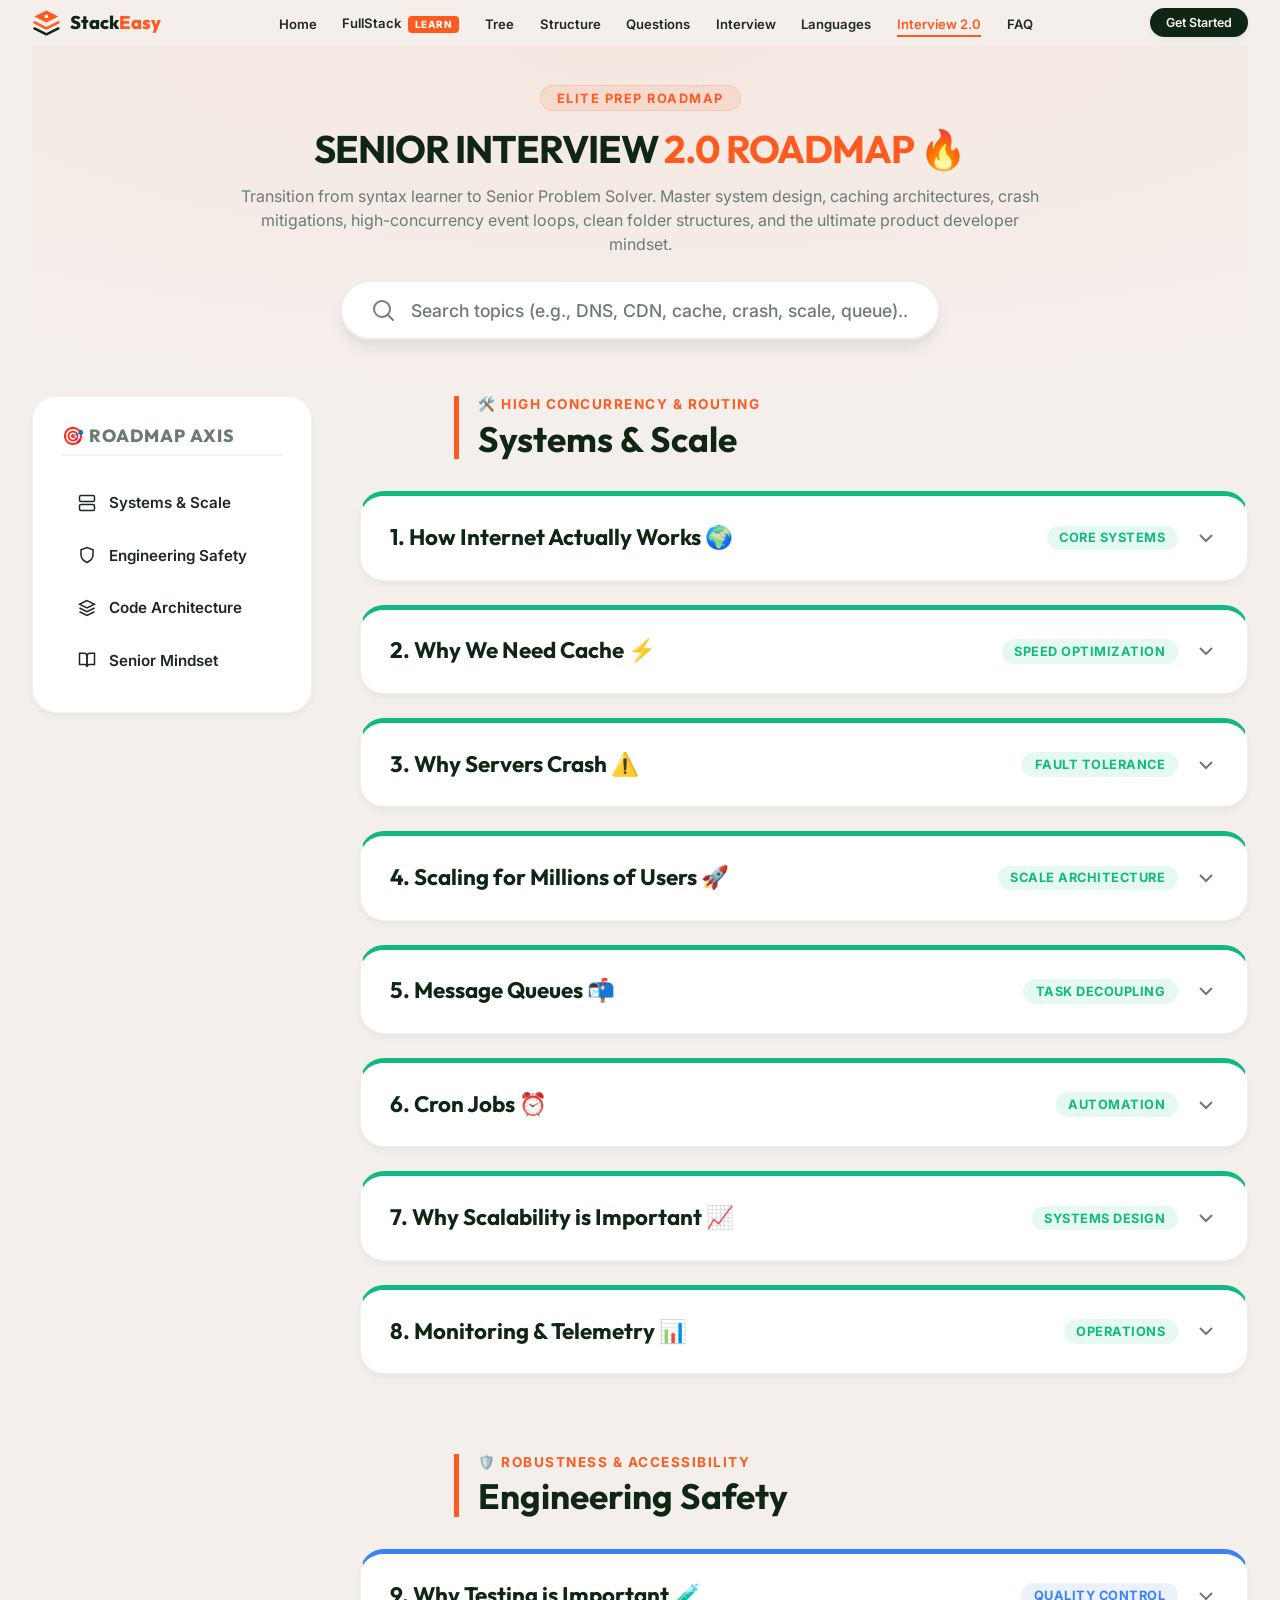
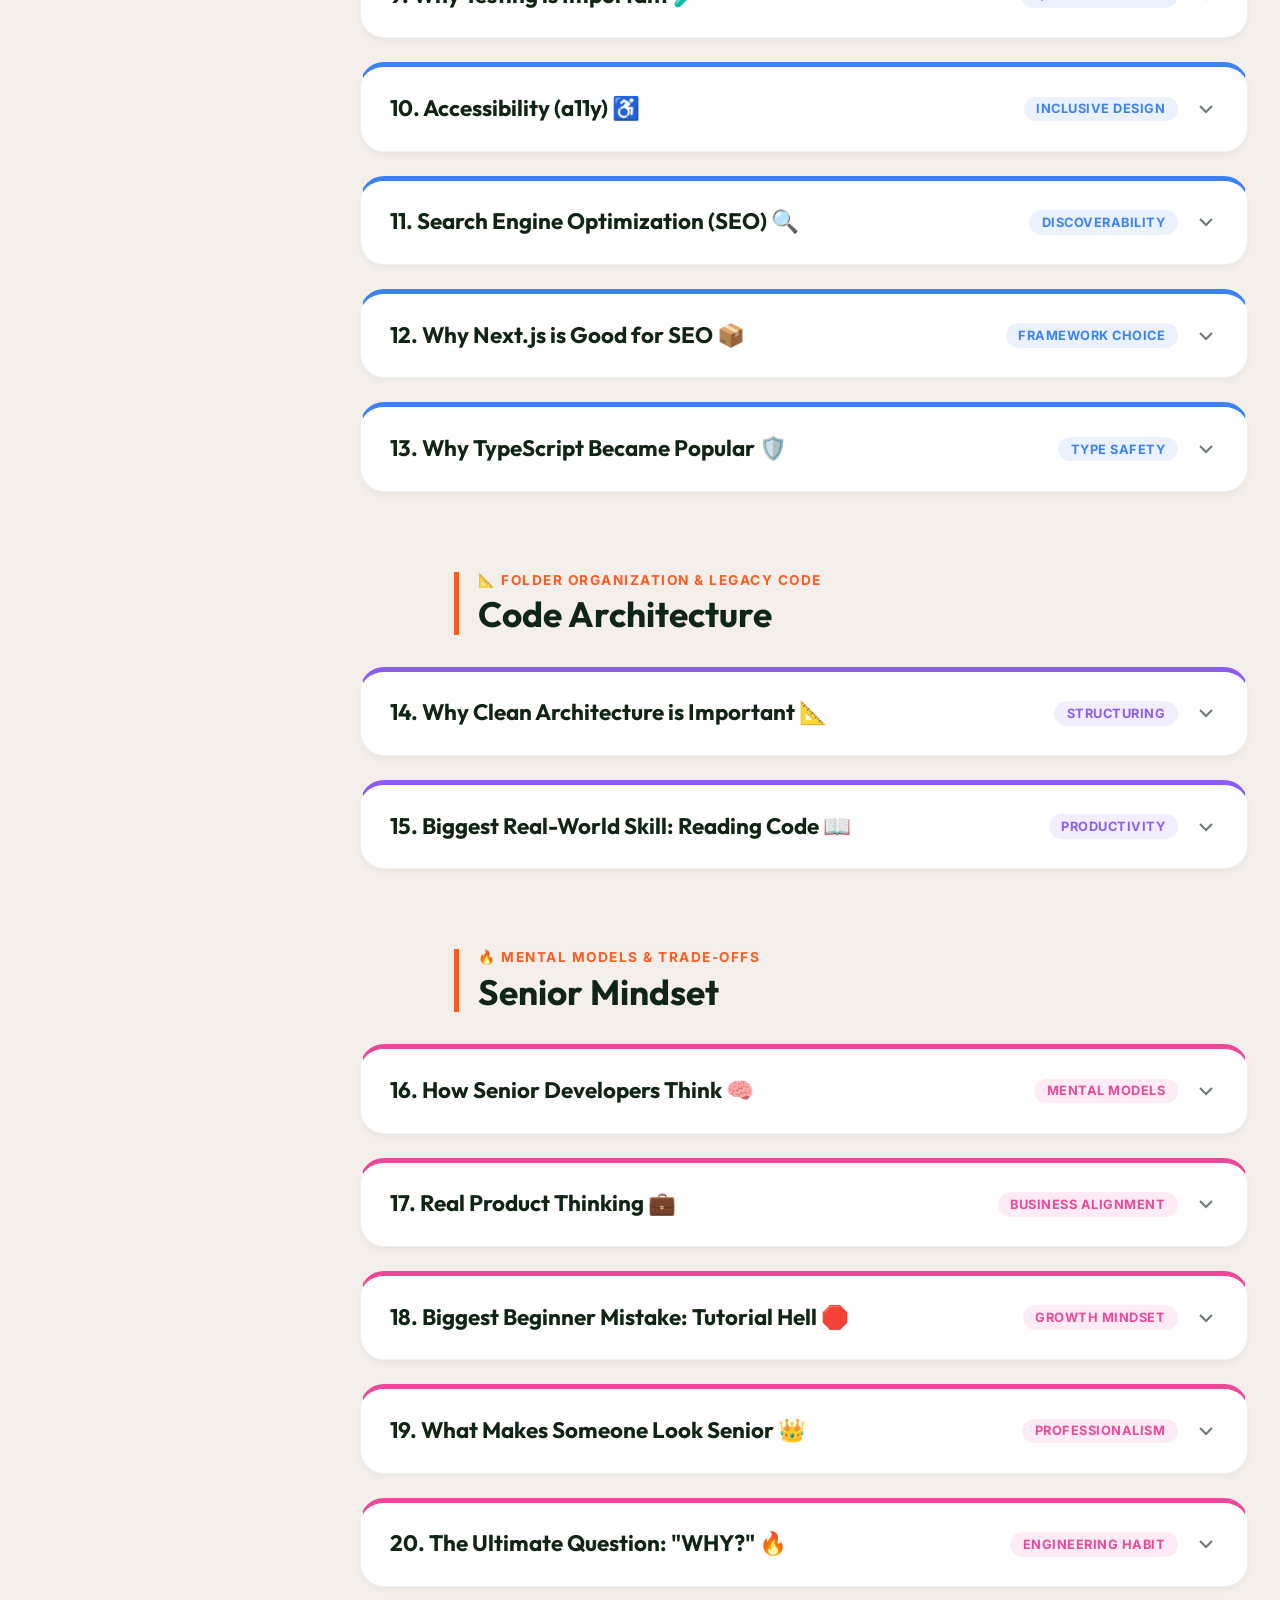
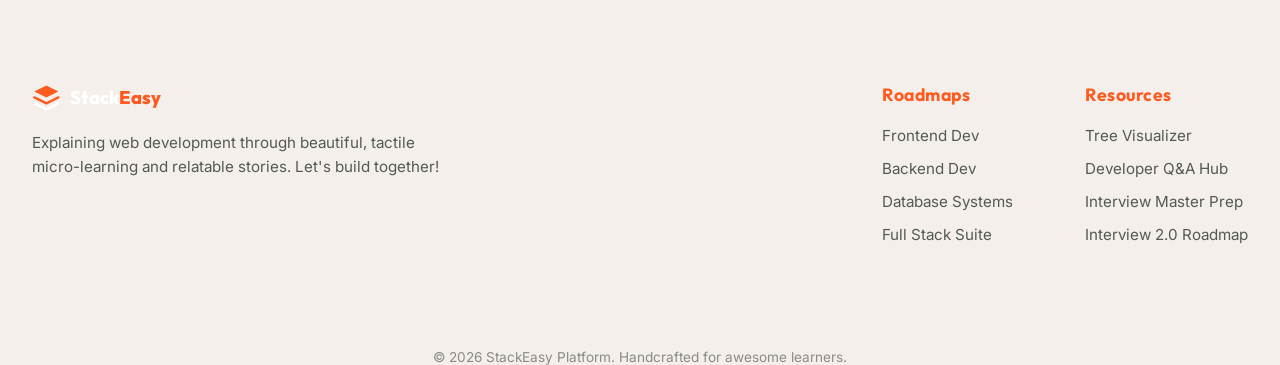
<file: interview2.html>
<!DOCTYPE html>
<html lang="en">
<head>
  <meta charset="UTF-8">
  <meta name="viewport" content="width=device-width, initial-scale=1.0">
  <title>StackEasy | Interview 2.0 - Senior Problem Solver Roadmap</title>
  <meta name="description" content="Master high scalability systems, database replication, server crashing solutions, monitoring telemetry, clean architecture, and the senior engineering mindset.">
  <!-- Google Fonts -->
  <link rel="preconnect" href="https://fonts.googleapis.com">
  <link rel="preconnect" href="https://fonts.gstatic.com" crossorigin>
  <link href="https://fonts.googleapis.com/css2?family=Inter:wght@300;400;500;600;700&family=Outfit:wght@400;500;600;700;800&family=Fira+Code:wght@400;500;600&display=swap" rel="stylesheet">
  <!-- Main Stylesheet -->
  <link rel="stylesheet" href="styles.css">
  
  <style>
    /* ==========================================================================
       Premium Interview 2.0 Specific Styles
       ========================================================================== */
    
    :root {
      --color-accent-emerald: #10B981;
      --color-accent-blue: #3B82F6;
      --color-accent-purple: #8B5CF6;
      --color-accent-pink: #EC4899;
      --color-accent-amber: #F59E0B;
      --color-terminal-bg: #0F1D13;
      --color-terminal-border: #1B3523;
    }

    .interview-hero {
      padding: 2.5rem 0 1.5rem 0;
      text-align: center;
      background: radial-gradient(100% 100% at 50% 0%, rgba(255, 90, 31, 0.05) 0%, rgba(245, 239, 235, 0) 100%);
    }

    .interview-tagline {
      display: inline-block;
      background-color: rgba(255, 90, 31, 0.1);
      color: var(--color-orange-primary);
      font-size: 0.8rem;
      font-weight: 700;
      letter-spacing: 1.5px;
      text-transform: uppercase;
      padding: 0.3rem 1.0rem;
      border-radius: 50px;
      margin-bottom: 1.0rem;
      border: 1px solid rgba(255, 90, 31, 0.15);
      animation: float 3s ease-in-out infinite;
    }

    @keyframes float {
      0%, 100% { transform: translateY(0); }
      50% { transform: translateY(-4px); }
    }

    .interview-title {
      font-size: 2.4rem;
      color: var(--color-forest-dark);
      margin-bottom: 0.8rem;
      letter-spacing: -1.0px;
    }

    .interview-title span {
      color: var(--color-orange-primary);
    }

    .interview-subtitle {
      font-size: 1.0rem;
      color: var(--color-text-muted);
      max-width: 800px;
      margin: 0 auto 1.5rem auto;
      line-height: 1.5;
    }

    /* Live Search & Filter Bar */
    .search-wrapper {
      max-width: 600px;
      margin: 0 auto 2rem auto;
      position: relative;
    }

    .search-box {
      display: flex;
      align-items: center;
      gap: 1rem;
      background-color: var(--color-white);
      border: 2px solid rgba(15, 38, 21, 0.08);
      padding: 1rem 1.8rem;
      border-radius: 50px;
      box-shadow: var(--shadow-md);
      transition: all var(--transition-normal);
    }

    .search-box:focus-within {
      border-color: var(--color-orange-primary);
      box-shadow: var(--shadow-lg), 0 0 0 4px rgba(255, 90, 31, 0.1);
    }

    .search-box input {
      width: 100%;
      font-size: 1.1rem;
      font-weight: 500;
      color: var(--color-text-dark);
    }

    .search-box input::placeholder {
      color: var(--color-text-muted);
    }

    .search-icon {
      width: 1.5rem;
      height: 1.5rem;
      stroke: var(--color-text-muted);
      flex-shrink: 0;
    }

    /* Dashboard Layout Grid */
    .dashboard-grid {
      display: grid;
      grid-template-columns: 1fr;
      gap: 3rem;
      align-items: start;
      margin-bottom: 6rem;
    }

    @media (min-width: 1024px) {
      .dashboard-grid {
        grid-template-columns: 280px 1fr;
      }
    }

    /* Sticky Sidebar Navigation */
    .sticky-sidebar {
      position: sticky;
      top: 100px;
      background-color: var(--color-white);
      border-radius: var(--radius-md);
      border: 1px solid rgba(15, 38, 21, 0.06);
      padding: 1.8rem;
      box-shadow: var(--shadow-sm);
      display: none;
    }

    @media (min-width: 1024px) {
      .sticky-sidebar {
        display: block;
      }
    }

    .sidebar-title {
      font-size: 1.1rem;
      text-transform: uppercase;
      letter-spacing: 1px;
      color: var(--color-text-muted);
      margin-bottom: 1.5rem;
      font-weight: 800;
      border-bottom: 2px solid rgba(15, 38, 21, 0.05);
      padding-bottom: 0.5rem;
    }

    .sidebar-menu {
      display: flex;
      flex-direction: column;
      gap: 0.5rem;
    }

    .sidebar-link {
      display: flex;
      align-items: center;
      gap: 0.8rem;
      padding: 0.8rem 1rem;
      border-radius: 12px;
      font-weight: 600;
      font-size: 0.95rem;
      color: var(--color-text-dark);
      transition: all var(--transition-fast);
    }

    .sidebar-link:hover {
      background-color: var(--color-pill-bg);
      color: var(--color-orange-primary);
      transform: translateX(4px);
    }

    .sidebar-link.active {
      background-color: var(--color-forest-dark);
      color: var(--color-white);
    }

    /* Content Panels */
    .content-panel {
      display: flex;
      flex-direction: column;
      gap: 5rem;
    }

    .section-anchor {
      scroll-margin-top: 100px;
    }

    .section-header {
      margin-bottom: 2rem;
      border-left: 5px solid var(--color-orange-primary);
      padding-left: 1.2rem;
    }

    .section-tagline {
      font-size: 0.85rem;
      color: var(--color-orange-primary);
      text-transform: uppercase;
      letter-spacing: 1.5px;
      font-weight: 700;
      margin-bottom: 0.4rem;
      display: block;
    }

    .section-title-text {
      font-size: 2.2rem;
      color: var(--color-forest-dark);
    }

    /* Premium Cards & Accordions */
    .dsa-cards-list {
      display: flex;
      flex-direction: column;
      gap: 1.5rem;
    }

    .dsa-card {
      background-color: var(--color-white);
      border-radius: var(--radius-md);
      border: 1px solid rgba(15, 38, 21, 0.06);
      box-shadow: var(--shadow-sm);
      transition: all var(--transition-normal);
      overflow: hidden;
    }

    .dsa-card:hover {
      transform: translateY(-2px);
      box-shadow: var(--shadow-md);
      border-color: rgba(255, 90, 31, 0.15);
    }

    .dsa-card.emerald { border-top: 5px solid var(--color-accent-emerald); }
    .dsa-card.blue { border-top: 5px solid var(--color-accent-blue); }
    .dsa-card.purple { border-top: 5px solid var(--color-accent-purple); }
    .dsa-card.pink { border-top: 5px solid var(--color-accent-pink); }
    .dsa-card.amber { border-top: 5px solid var(--color-accent-amber); }

    .dsa-card-header {
      padding: 1.8rem;
      display: flex;
      justify-content: space-between;
      align-items: center;
      cursor: pointer;
      user-select: none;
    }

    .dsa-card-title {
      font-size: 1.4rem;
      color: var(--color-forest-dark);
      display: flex;
      align-items: center;
      gap: 0.8rem;
    }

    .complexity-badge {
      font-size: 0.8rem;
      font-weight: 700;
      padding: 0.3rem 0.8rem;
      border-radius: 20px;
      text-transform: uppercase;
      letter-spacing: 0.5px;
    }

    .complexity-badge.emerald { background-color: rgba(16, 185, 129, 0.1); color: var(--color-accent-emerald); }
    .complexity-badge.blue { background-color: rgba(59, 130, 246, 0.1); color: var(--color-accent-blue); }
    .complexity-badge.purple { background-color: rgba(139, 92, 246, 0.1); color: var(--color-accent-purple); }
    .complexity-badge.pink { background-color: rgba(236, 72, 153, 0.1); color: var(--color-accent-pink); }
    .complexity-badge.amber { background-color: rgba(245, 158, 11, 0.1); color: var(--color-accent-amber); }

    .accordion-content {
      max-height: 0;
      overflow: hidden;
      transition: max-height var(--transition-normal) ease-out;
    }

    .accordion-body {
      padding: 0 1.8rem 1.8rem 1.8rem;
      border-top: 1px dashed rgba(15, 38, 21, 0.06);
      margin-top: -0.5rem;
      padding-top: 1.5rem;
    }

    .dsa-card-desc {
      font-size: 1rem;
      color: var(--color-text-dark);
      line-height: 1.6;
      margin-bottom: 1.5rem;
    }

    .common-questions-box {
      background-color: var(--color-bg-cream);
      border-radius: 12px;
      padding: 1.2rem;
      margin-bottom: 1.5rem;
      border: 1px solid rgba(15, 38, 21, 0.03);
    }

    .common-questions-title {
      display: block;
      font-weight: 700;
      color: var(--color-forest-dark);
      margin-bottom: 0.8rem;
      font-size: 0.95rem;
      text-transform: uppercase;
      letter-spacing: 0.5px;
    }

    .question-list {
      display: flex;
      flex-direction: column;
      gap: 0.6rem;
    }

    .question-item {
      display: flex;
      align-items: flex-start;
      gap: 0.6rem;
      font-size: 0.95rem;
      color: var(--color-text-dark);
      line-height: 1.5;
    }

    .question-item::before {
      content: "✦";
      color: var(--color-orange-primary);
      font-weight: bold;
    }

    .answer-quote-container {
      position: relative;
      background-color: #0E1612;
      border-left: 4px solid var(--color-orange-primary);
      padding: 1.5rem 3rem 1.5rem 1.8rem;
      border-radius: 8px;
      color: #D3E0D7;
      font-family: var(--font-body);
      font-size: 0.95rem;
      line-height: 1.6;
      margin-top: 1rem;
    }

    .answer-quote-container strong {
      color: #FFFFFF;
    }

    .quote-title {
      display: block;
      color: var(--color-orange-primary);
      font-size: 0.75rem;
      font-weight: 800;
      text-transform: uppercase;
      letter-spacing: 1px;
      margin-bottom: 0.5rem;
    }

    .btn-copy-quote {
      position: absolute;
      top: 1.2rem;
      right: 1.2rem;
      color: var(--color-text-muted);
      transition: all var(--transition-fast);
    }

    .btn-copy-quote:hover {
      color: var(--color-white);
      transform: scale(1.1);
    }

    .btn-copy-quote svg {
      width: 1.2rem;
      height: 1.2rem;
    }

    .accordion-indicator {
      transition: transform var(--transition-fast);
      color: var(--color-text-muted);
    }

    .dsa-card.active .accordion-indicator {
      transform: rotate(180deg);
      color: var(--color-orange-primary);
    }

    /* Helper Utilities */
    .hidden {
      display: none !important;
    }

    /* custom visual widgets styling */
    .visual-widget-wrapper {
      margin-top: 1.5rem;
      margin-bottom: 1rem;
      background-color: #0F1713;
      border-radius: 12px;
      padding: 1.5rem;
      border: 1px solid #1E2E25;
      color: #E2ECE5;
    }

    .widget-title {
      font-family: var(--font-heading);
      font-size: 1.1rem;
      color: var(--color-white);
      margin-bottom: 1rem;
      display: flex;
      align-items: center;
      gap: 0.6rem;
      border-bottom: 1px solid #1E2E25;
      padding-bottom: 0.5rem;
    }

    /* 1. HORIZONTAL INTERNET PIPELINE WIDGET */
    .internet-pipeline {
      display: flex;
      justify-content: space-between;
      align-items: center;
      position: relative;
      padding: 1.5rem 0;
      margin-bottom: 1.5rem;
    }

    .internet-line-bg {
      position: absolute;
      top: 50%;
      left: 0;
      right: 0;
      height: 4px;
      background-color: #1E2E25;
      transform: translateY(-50%);
      z-index: 1;
    }

    .internet-line-active {
      position: absolute;
      top: 50%;
      left: 0;
      height: 4px;
      width: 0%;
      background-color: var(--color-orange-primary);
      transform: translateY(-50%);
      z-index: 2;
      transition: width var(--transition-slow);
    }

    .internet-node {
      width: 3rem;
      height: 3rem;
      border-radius: 50%;
      background-color: #16241D;
      border: 3px solid #1E2E25;
      display: flex;
      align-items: center;
      justify-content: center;
      font-weight: 700;
      font-family: var(--font-heading);
      font-size: 1rem;
      z-index: 3;
      cursor: pointer;
      position: relative;
      transition: all var(--transition-fast);
      color: #A2BCAE;
    }

    .internet-node:hover {
      transform: scale(1.1);
      border-color: var(--color-orange-primary);
      color: var(--color-white);
    }

    .internet-node.active {
      background-color: var(--color-orange-primary);
      border-color: var(--color-white);
      color: var(--color-white);
      box-shadow: 0 0 15px rgba(255, 90, 31, 0.4);
    }

    .internet-node-label {
      position: absolute;
      top: 3.5rem;
      left: 50%;
      transform: translateX(-50%);
      white-space: nowrap;
      font-size: 0.75rem;
      font-weight: 700;
      text-transform: uppercase;
      letter-spacing: 0.5px;
      color: var(--color-text-muted);
      pointer-events: none;
      transition: color var(--transition-fast);
    }

    .internet-node.active .internet-node-label {
      color: var(--color-white);
    }

    .pipeline-info-panel {
      background-color: rgba(255, 255, 255, 0.03);
      border-radius: 8px;
      padding: 1.2rem;
      border: 1px solid rgba(255, 255, 255, 0.05);
      min-height: 100px;
    }

    .pipeline-info-title {
      font-family: var(--font-heading);
      font-size: 1rem;
      font-weight: 700;
      color: var(--color-orange-primary);
      margin-bottom: 0.5rem;
    }

    .pipeline-info-text {
      font-size: 0.9rem;
      line-height: 1.5;
      color: #B2C0B7;
    }

    /* 2. CACHE PLAYGROUND */
    .cache-playground-grid {
      display: grid;
      grid-template-columns: 1fr;
      gap: 1rem;
    }

    @media (min-width: 768px) {
      .cache-playground-grid {
        grid-template-columns: 1fr 1fr;
      }
    }

    .cache-box-card {
      background-color: rgba(255, 255, 255, 0.02);
      border: 1px solid rgba(255, 255, 255, 0.05);
      border-radius: 8px;
      padding: 1.2rem;
      display: flex;
      flex-direction: column;
      justify-content: space-between;
    }

    .cache-box-header {
      font-family: var(--font-heading);
      font-size: 0.95rem;
      font-weight: bold;
      color: #FFFFFF;
      margin-bottom: 0.8rem;
      display: flex;
      justify-content: space-between;
    }

    .cache-sim-line {
      height: 6px;
      background-color: #1D2C22;
      border-radius: 3px;
      position: relative;
      margin: 1.5rem 0;
      overflow: hidden;
    }

    .cache-sim-bullet {
      position: absolute;
      top: 0;
      left: 0;
      width: 12px;
      height: 6px;
      border-radius: 3px;
      background-color: var(--color-accent-amber);
    }

    .animating-slow .cache-sim-bullet {
      animation: bulletTravelSlow 1.5s cubic-bezier(0.4, 0, 0.2, 1) infinite;
    }

    .animating-fast .cache-sim-bullet {
      animation: bulletTravelFast 0.2s linear infinite;
    }

    @keyframes bulletTravelSlow {
      0% { left: 0%; background-color: var(--color-accent-amber); }
      50% { left: 80%; background-color: #EF4444; }
      100% { left: 0%; background-color: var(--color-accent-emerald); }
    }

    @keyframes bulletTravelFast {
      0% { left: 0%; background-color: var(--color-accent-amber); }
      50% { left: 40%; background-color: var(--color-accent-emerald); }
      100% { left: 0%; background-color: var(--color-accent-emerald); }
    }

    .btn-sim-trigger {
      background-color: var(--color-orange-primary);
      color: var(--color-white);
      font-size: 0.85rem;
      font-weight: 700;
      padding: 0.5rem 1rem;
      border-radius: 6px;
      text-align: center;
      transition: all var(--transition-fast);
      text-transform: uppercase;
      letter-spacing: 0.5px;
    }

    .btn-sim-trigger:hover {
      background-color: var(--color-orange-hover);
    }

    /* 3. WHY SERVERS CRASH HOVER STATS */
    .crash-stats-container {
      display: flex;
      flex-direction: column;
      gap: 1rem;
    }

    .crash-stat-row {
      display: flex;
      flex-direction: column;
      gap: 0.4rem;
      cursor: pointer;
      padding: 0.6rem;
      border-radius: 6px;
      transition: background-color var(--transition-fast);
    }

    .crash-stat-row:hover {
      background-color: rgba(255, 255, 255, 0.03);
    }

    .crash-stat-label-bar {
      display: flex;
      justify-content: space-between;
      font-size: 0.85rem;
      font-weight: bold;
    }

    .crash-stat-bar-outer {
      height: 8px;
      background-color: #1D2C22;
      border-radius: 4px;
      overflow: hidden;
    }

    .crash-stat-bar-inner {
      height: 100%;
      border-radius: 4px;
      background-color: #EF4444;
      transition: width var(--transition-slow);
    }

    .crash-mitigation-box {
      font-size: 0.85rem;
      background-color: rgba(239, 68, 68, 0.05);
      border: 1px solid rgba(239, 68, 68, 0.15);
      color: #FCA5A5;
      padding: 0.8rem;
      border-radius: 6px;
      margin-top: 0.5rem;
      display: none;
    }

    /* 5. VIDEO TRANSCODE FIFO QUEUE SIMULATOR */
    .queue-simulator {
      display: flex;
      flex-direction: column;
      gap: 1rem;
    }

    .queue-buttons {
      display: flex;
      gap: 0.8rem;
    }

    .queue-display-container {
      display: flex;
      gap: 0.8rem;
      background-color: rgba(0, 0, 0, 0.2);
      border: 1px dashed #1E2E25;
      border-radius: 8px;
      padding: 1rem;
      min-height: 80px;
      overflow-x: auto;
      align-items: center;
    }

    .queue-item-pill {
      background: linear-gradient(135deg, #1A3C22 0%, #0F2615 100%);
      border: 1px solid rgba(255, 90, 31, 0.2);
      padding: 0.5rem 0.8rem;
      border-radius: 6px;
      font-size: 0.8rem;
      font-weight: bold;
      color: var(--color-white);
      white-space: nowrap;
      animation: popIn 0.3s cubic-bezier(0.175, 0.885, 0.32, 1.275);
      display: flex;
      align-items: center;
      gap: 0.5rem;
    }

    @keyframes popIn {
      0% { transform: scale(0.6); opacity: 0; }
      100% { transform: scale(1); opacity: 1; }
    }

    .worker-status-box {
      background-color: rgba(255, 255, 255, 0.02);
      border: 1px solid rgba(255, 255, 255, 0.05);
      border-radius: 8px;
      padding: 1rem;
    }

    .worker-progress-bar-outer {
      height: 6px;
      background-color: #1D2C22;
      border-radius: 3px;
      overflow: hidden;
      margin: 0.6rem 0;
    }

    .worker-progress-bar-inner {
      height: 100%;
      background-color: var(--color-orange-primary);
      width: 0%;
      transition: width 0.1s linear;
    }

    /* 8. MONITORING LIVE TELEMETRY */
    .telemetry-dashboard {
      display: flex;
      flex-direction: column;
      gap: 1rem;
    }

    .telemetry-header {
      display: flex;
      justify-content: space-between;
      align-items: center;
    }

    .telemetry-status-dot {
      display: inline-block;
      width: 10px;
      height: 10px;
      border-radius: 50%;
      background-color: var(--color-accent-emerald);
      animation: pulseGreen 1.5s infinite;
    }

    @keyframes pulseGreen {
      0%, 100% { box-shadow: 0 0 0 0 rgba(16, 185, 129, 0.4); }
      50% { box-shadow: 0 0 0 6px rgba(16, 185, 129, 0); }
    }

    .telemetry-graph-box {
      height: 120px;
      border: 1px solid rgba(255, 255, 255, 0.05);
      background-color: rgba(0, 0, 0, 0.15);
      border-radius: 6px;
      position: relative;
      overflow: hidden;
    }

    .telemetry-log-panel {
      font-family: 'Fira Code', monospace;
      font-size: 0.75rem;
      color: #9EC0AA;
      background-color: rgba(0,0,0,0.3);
      padding: 0.8rem;
      border-radius: 6px;
      height: 80px;
      overflow-y: auto;
      border: 1px solid rgba(255,255,255,0.03);
    }

    .log-line {
      margin-bottom: 0.3rem;
      animation: logFeed 0.2s ease-out;
    }

    @keyframes logFeed {
      from { transform: translateY(4px); opacity: 0; }
      to { transform: translateY(0); opacity: 1; }
    }

    .log-success { color: var(--color-accent-emerald); }
    .log-warn { color: var(--color-accent-amber); }
    .log-info { color: var(--color-accent-blue); }

    /* 20. WHY MATRIX GRID */
    .why-matrix-container {
      display: flex;
      flex-direction: column;
      gap: 1rem;
    }

    .matrix-question-row {
      background-color: rgba(255, 255, 255, 0.02);
      border: 1px solid rgba(255, 255, 255, 0.04);
      border-radius: 8px;
      padding: 1rem;
      cursor: pointer;
      transition: all var(--transition-fast);
    }

    .matrix-question-row:hover {
      border-color: rgba(255, 90, 31, 0.2);
      background-color: rgba(255, 255, 255, 0.04);
    }

    .matrix-question-header {
      display: flex;
      justify-content: space-between;
      align-items: center;
      font-family: var(--font-heading);
      font-size: 0.95rem;
      font-weight: bold;
      color: #FFFFFF;
    }

    .matrix-toggle-check {
      color: var(--color-text-muted);
      font-size: 0.8rem;
      text-transform: uppercase;
      font-weight: bold;
    }

    .matrix-answer-block {
      display: none;
      margin-top: 0.8rem;
      font-size: 0.9rem;
      line-height: 1.5;
      color: #B2C2B8;
      border-top: 1px dashed rgba(255,255,255,0.05);
      padding-top: 0.8rem;
    }

    .matrix-question-row.active .matrix-answer-block {
      display: block;
    }

    .matrix-question-row.active .matrix-toggle-check {
      color: var(--color-orange-primary);
    }

    /* Empty state */
    .search-empty-state {
      text-align: center;
      padding: 4rem 2rem;
      background-color: var(--color-white);
      border-radius: var(--radius-md);
      border: 2px dashed rgba(15, 38, 21, 0.08);
      margin-bottom: 6rem;
    }

    .empty-state-title {
      font-size: 1.5rem;
      color: var(--color-forest-dark);
      margin-bottom: 0.5rem;
    }

    .empty-state-desc {
      color: var(--color-text-muted);
    }
  </style>
</head>
<body>

  <!-- Top Navbar Header -->
  <header class="navbar-header">
    <div class="navbar-container">
      <!-- Logo -->
      <a href="index.html" class="logo-group" id="logo-main">
        <svg class="logo-icon" viewBox="0 0 24 24" fill="none" xmlns="http://www.w3.org/2000/svg">
          <path d="M12 2L2 7L12 12L22 7L12 2Z" fill="#FF5A1F"/>
          <path d="M2 17L12 22L22 17" stroke="#0F2615" stroke-width="2" stroke-linecap="round" stroke-linejoin="round"/>
          <path d="M2 12L12 17L22 12" stroke="#FF5A1F" stroke-width="2" stroke-linecap="round" stroke-linejoin="round"/>
          <circle cx="12" cy="7" r="1.5" fill="#FFFFFF"/>
        </svg>
        <span class="logo-text">Stack<span>Easy</span></span>
      </a>

      <!-- Desktop Links -->
      <nav class="nav-links-container">
        <ul class="nav-links">
          <li><a href="index.html" class="nav-link">Home</a></li>
          <li><a href="index.html#fullstack" class="nav-link">FullStack <span class="nav-badge">Learn</span></a></li>
          <li><a href="tree.html" class="nav-link">Tree</a></li>
          <li><a href="structure.html" class="nav-link">Structure</a></li>
          <li><a href="questions.html" class="nav-link">Questions</a></li>
          <li><a href="interview.html" class="nav-link nav-interview-trigger">Interview</a></li>
          <li class="nav-languages-item"><a href="languages.html" class="nav-link">Languages</a></li>
          <li><a href="interview2.html" class="nav-link active">Interview 2.0</a></li>
          <li><a href="index.html#faq" class="nav-link">FAQ</a></li>
        </ul>
      </nav>

      <!-- CTA -->
      <div class="nav-actions">
        <a href="index.html#customizer" class="btn-nav-cta">Get Started</a>
        <button class="mobile-toggle" aria-label="Toggle Menu" id="mobile-menu-btn">
          <span></span>
          <span></span>
          <span></span>
        </button>
      </div>
    </div>
  </header>

  <!-- Mobile Drawer Menu -->
  <div class="mobile-drawer" id="mobile-drawer">
    <ul class="drawer-links">
      <li><a href="index.html" class="drawer-link">Home</a></li>
      <li><a href="index.html#fullstack" class="drawer-link">FullStack</a></li>
      <li><a href="tree.html" class="drawer-link">Tree</a></li>
      <li><a href="structure.html" class="drawer-link">Structure</a></li>
      <li><a href="questions.html" class="drawer-link">Questions</a></li>
      <li><a href="interview.html" class="drawer-link">Interview</a></li>
      <li><a href="interview2.html" class="drawer-link active">Interview 2.0</a></li>
      <li><a href="languages.html" class="drawer-link">Languages</a></li>
      <li><a href="index.html#faq" class="drawer-link">FAQ</a></li>
    </ul>
  </div>

  <main class="page-container">
    
    <!-- Hero Header -->
    <section class="interview-hero">
      <span class="interview-tagline">Elite Prep Roadmap</span>
      <h1 class="interview-title">SENIOR INTERVIEW <span>2.0 ROADMAP</span> 🔥</h1>
      <p class="interview-subtitle">
        Transition from syntax learner to Senior Problem Solver. Master system design, caching architectures, crash mitigations, high-concurrency event loops, clean folder structures, and the ultimate product developer mindset.
      </p>
      
      <!-- Live Search Box -->
      <div class="search-wrapper">
        <div class="search-box">
          <svg class="search-icon" viewBox="0 0 24 24" fill="none" xmlns="http://www.w3.org/2000/svg">
            <circle cx="11" cy="11" r="8" stroke="#717E75" stroke-width="2"/>
            <line x1="16.5" y1="16.5" x2="22" y2="22" stroke="#717E75" stroke-width="2" stroke-linecap="round"/>
          </svg>
          <input type="text" placeholder="Search topics (e.g., DNS, CDN, cache, crash, scale, queue)..." id="roadmap-search" aria-label="Search Roadmap">
        </div>
      </div>
    </section>

    <!-- Main Dashboard Grid Layout -->
    <div class="dashboard-grid">
      
      <!-- Sticky Left Navigation Sidebar (Desktop Only) -->
      <aside class="sticky-sidebar">
        <h3 class="sidebar-title">🎯 ROADMAP AXIS</h3>
        <nav class="sidebar-menu">
          <a href="#systems-scale" class="sidebar-link active">
            <svg width="18" height="18" viewBox="0 0 24 24" fill="none" stroke="currentColor" stroke-width="2"><rect x="2" y="2" width="20" height="8" rx="2" ry="2"></rect><rect x="2" y="14" width="20" height="8" rx="2" ry="2"></rect><line x1="6" y1="6" x2="6.01" y2="6"></line><line x1="6" y1="18" x2="6.01" y2="18"></line></svg>
            Systems & Scale
          </a>
          <a href="#engineering-safety" class="sidebar-link">
            <svg width="18" height="18" viewBox="0 0 24 24" fill="none" stroke="currentColor" stroke-width="2"><path d="M12 22s8-4 8-10V5l-8-3-8 3v7c0 6 8 10 8 10z"></path></svg>
            Engineering Safety
          </a>
          <a href="#code-architecture" class="sidebar-link">
            <svg width="18" height="18" viewBox="0 0 24 24" fill="none" stroke="currentColor" stroke-width="2"><polygon points="12 2 2 7 12 12 22 7 12 2"></polygon><polyline points="2 17 12 22 22 17"></polyline><polyline points="2 12 12 17 22 12"></polyline></svg>
            Code Architecture
          </a>
          <a href="#senior-mindset" class="sidebar-link">
            <svg width="18" height="18" viewBox="0 0 24 24" fill="none" stroke="currentColor" stroke-width="2"><path d="M2 3h6a4 4 0 0 1 4 4v14a3 3 0 0 0-3-3H2z"></path><path d="M22 3h-6a4 4 0 0 0-4 4v14a3 3 0 0 1 3-3h7z"></path></svg>
            Senior Mindset
          </a>
        </nav>
      </aside>

      <!-- Right Side Collapsible Roadmap Cards -->
      <div class="content-panel">
        
        <!-- SECTION 1: SYSTEMS & SCALE -->
        <section id="systems-scale" class="section-anchor searchable-section">
          <div class="section-header">
            <span class="section-tagline">🛠️ High Concurrency & Routing</span>
            <h2 class="section-title-text">Systems & Scale</h2>
          </div>

          <div class="dsa-cards-list">
            
            <!-- Card 1: How Internet Works -->
            <div class="dsa-card emerald searchable" data-search-keys="internet works dns browser lookup rendering google tcp ip request render process">
              <div class="dsa-card-header" onclick="toggleAccordion(this)">
                <h3 class="dsa-card-title">1. How Internet Actually Works 🌍</h3>
                <div style="display: flex; align-items: center; gap: 1rem;">
                  <span class="complexity-badge emerald">Core Systems</span>
                  <svg class="accordion-indicator" width="24" height="24" viewBox="0 0 24 24" fill="none" stroke="currentColor" stroke-width="2"><polyline points="6 9 12 15 18 9"></polyline></svg>
                </div>
              </div>
              <div class="accordion-content">
                <div class="accordion-body">
                  <p class="dsa-card-desc">
                    When you type <code>google.com</code>, a complex sequence of handshakes, searches, and data transfers triggers globally within milliseconds. Understanding this path is the bedrock of system optimization.
                  </p>
                  
                  <div class="visual-widget-wrapper">
                    <div class="widget-title">
                      <svg width="16" height="16" viewBox="0 0 24 24" fill="none" stroke="currentColor" stroke-width="2"><polyline points="22 12 18 12 15 21 9 3 6 12 2 12"></polyline></svg>
                      Interactive Request Timeline (Click Steps!)
                    </div>
                    
                    <div class="internet-pipeline">
                      <div class="internet-line-bg"></div>
                      <div class="internet-line-active" id="internet-line-active"></div>
                      
                      <div class="internet-node active" onclick="selectInternetNode(1, 0)" data-step="1">
                        1
                        <span class="internet-node-label">Browser</span>
                      </div>
                      <div class="internet-node" onclick="selectInternetNode(2, 20)" data-step="2">
                        2
                        <span class="internet-node-label">DNS</span>
                      </div>
                      <div class="internet-node" onclick="selectInternetNode(3, 40)" data-step="3">
                        3
                        <span class="internet-node-label">TCP Handshake</span>
                      </div>
                      <div class="internet-node" onclick="selectInternetNode(4, 60)" data-step="4">
                        4
                        <span class="internet-node-label">Server / Backend</span>
                      </div>
                      <div class="internet-node" onclick="selectInternetNode(5, 80)" data-step="5">
                        5
                        <span class="internet-node-label">Database</span>
                      </div>
                      <div class="internet-node" onclick="selectInternetNode(6, 100)" data-step="6">
                        6
                        <span class="internet-node-label">Render</span>
                      </div>
                    </div>
                    
                    <div class="pipeline-info-panel" id="pipeline-info-panel">
                      <div class="pipeline-info-title">1. Browser Navigation Input</div>
                      <div class="pipeline-info-text">You enter google.com. The browser checks local HSTS headers, its internal cache, and local operating system hosts lists to resolve the website instantly.</div>
                    </div>
                  </div>

                  <div class="common-questions-box">
                    <span class="common-questions-title">Technical Sequence of Events</span>
                    <ul class="question-list">
                      <li class="question-item"><strong>DNS Lookup</strong>: Resolving human domain names to routing numbers via hierarchical domain clusters.</li>
                      <li class="question-item"><strong>TCP Connection Handshake</strong>: Synthesizing connection paths using 3-way handshakes (SYN ➔ SYN-ACK ➔ ACK).</li>
                      <li class="question-item"><strong>Database Query</strong>: Fetching requested profile structures or index data from storage.</li>
                      <li class="question-item"><strong>Composite Rendering</strong>: Downloading HTML/CSS/JS, building DOM trees, performing layout calculations, and drawing screen pixels.</li>
                    </ul>
                  </div>

                  <div class="answer-quote-container">
                    <span class="quote-title">Elite Interview Accent</span>
                    "When a client requests google.com, the browser resolves the domain via DNS lookup. It then establishes a <strong>TCP connection via a 3-way handshake</strong>, sends an HTTP request, receives an HTML document, builds the DOM tree, and <strong>renders pages iteratively while executing non-blocking asynchronous scripts</strong>."
                    <button class="btn-copy-quote" title="Copy to Clipboard" data-copy="When a client requests google.com, the browser resolves the domain via DNS lookup. It then establishes a TCP connection via a 3-way handshake, sends an HTTP request, receives an HTML document, builds the DOM tree, and renders pages iteratively while executing non-blocking asynchronous scripts.">
                      <svg viewBox="0 0 24 24" fill="none" stroke="currentColor" stroke-width="2" stroke-linecap="round" stroke-linejoin="round"><rect x="9" y="9" width="13" height="13" rx="2" ry="2"></rect><path d="M5 15H4a2 2 0 0 1-2-2V4a2 2 0 0 1 2-2h9a2 2 0 0 1 2 2v1"></path></svg>
                    </button>
                  </div>
                </div>
              </div>
            </div>

            <!-- Card 2: Why We Need Cache -->
            <div class="dsa-card emerald searchable" data-search-keys="cache caching lookup performance latency buffer load database hit miss redis memory">
              <div class="dsa-card-header" onclick="toggleAccordion(this)">
                <h3 class="dsa-card-title">2. Why We Need Cache ⚡</h3>
                <div style="display: flex; align-items: center; gap: 1rem;">
                  <span class="complexity-badge emerald">Speed Optimization</span>
                  <svg class="accordion-indicator" width="24" height="24" viewBox="0 0 24 24" fill="none" stroke="currentColor" stroke-width="2"><polyline points="6 9 12 15 18 9"></polyline></svg>
                </div>
              </div>
              <div class="accordion-content">
                <div class="accordion-body">
                  <p class="dsa-card-desc">
                    Repeatedly querying database disks kills server threads and slows down responses. Caching stores frequent answers in high-speed RAM, resolving sub-millisecond lookups.
                  </p>

                  <div class="visual-widget-wrapper">
                    <div class="widget-title">
                      <svg width="16" height="16" viewBox="0 0 24 24" fill="none" stroke="currentColor" stroke-width="2"><circle cx="12" cy="12" r="10"></circle><polyline points="12 6 12 12 16 14"></polyline></svg>
                      Response Speed Simulator (Watch Latency Difference)
                    </div>
                    <div class="cache-playground-grid">
                      <div class="cache-box-card">
                        <div class="cache-box-header">
                          <span>Without Cache</span>
                          <span style="color:#EF4444; font-weight:bold;" id="slow-latency">Disk Fetch</span>
                        </div>
                        <div class="cache-sim-line" id="slow-sim-line">
                          <div class="cache-sim-bullet"></div>
                        </div>
                        <button class="btn-sim-trigger" onclick="triggerSlowSim()">Query DB Disk (~1200ms)</button>
                      </div>
                      
                      <div class="cache-box-card">
                        <div class="cache-box-header">
                          <span>With Cache (RAM Hit)</span>
                          <span style="color:var(--color-accent-emerald); font-weight:bold;" id="fast-latency">Memory Hit</span>
                        </div>
                        <div class="cache-sim-line" id="fast-sim-line">
                          <div class="cache-sim-bullet"></div>
                        </div>
                        <button class="btn-sim-trigger" onclick="triggerFastSim()" style="background-color: var(--color-accent-emerald);">Query Cache (~10ms)</button>
                      </div>
                    </div>
                  </div>

                  <div class="common-questions-box">
                    <span class="common-questions-title">Core Caching Concepts</span>
                    <ul class="question-list">
                      <li class="question-item"><strong>First Request</strong>: Hits the slower primary storage (disk), processes the response, and populates the cache database.</li>
                      <li class="question-item"><strong>Subsequent Requests</strong>: Instantly fetched from high-speed memory buffers (e.g. Redis, browser memory, CDN edges).</li>
                      <li class="question-item"><strong>Cache Invalidation</strong>: Evicting obsolete entries when primary records modify (e.g. TTL, Write-Through caching).</li>
                    </ul>
                  </div>

                  <div class="answer-quote-container">
                    <span class="quote-title">Elite Interview Accent</span>
                    "Caches are critical to **shield backend databases** from repeated read queries. By saving read operations in **RAM-based stores like Redis**, we drop API latency from **hundreds of milliseconds to single digits**, multiplying concurrent scaling thresholds."
                    <button class="btn-copy-quote" title="Copy to Clipboard" data-copy="Caches are critical to shield backend databases from repeated read queries. By saving read operations in RAM-based stores like Redis, we drop API latency from hundreds of milliseconds to single digits, multiplying concurrent scaling thresholds.">
                      <svg viewBox="0 0 24 24" fill="none" stroke="currentColor" stroke-width="2" stroke-linecap="round" stroke-linejoin="round"><rect x="9" y="9" width="13" height="13" rx="2" ry="2"></rect><path d="M5 15H4a2 2 0 0 1-2-2V4a2 2 0 0 1 2-2h9a2 2 0 0 1 2 2v1"></path></svg>
                    </button>
                  </div>
                </div>
              </div>
            </div>

            <!-- Card 3: Why Servers Crash -->
            <div class="dsa-card emerald searchable" data-search-keys="servers crash failure leaks memory spikes loop heavy query starvation outage scale bottleneck load">
              <div class="dsa-card-header" onclick="toggleAccordion(this)">
                <h3 class="dsa-card-title">3. Why Servers Crash ⚠️</h3>
                <div style="display: flex; align-items: center; gap: 1rem;">
                  <span class="complexity-badge emerald">Fault Tolerance</span>
                  <svg class="accordion-indicator" width="24" height="24" viewBox="0 0 24 24" fill="none" stroke="currentColor" stroke-width="2"><polyline points="6 9 12 15 18 9"></polyline></svg>
                </div>
              </div>
              <div class="accordion-content">
                <div class="accordion-body">
                  <p class="dsa-card-desc">
                    Understanding server failures separates juniors from battle-tested engineers. Click each high-frequency issue below to view a Senior engineer's mitigation plan.
                  </p>

                  <div class="visual-widget-wrapper">
                    <div class="widget-title">
                      <svg width="16" height="16" viewBox="0 0 24 24" fill="none" stroke="currentColor" stroke-width="2"><path d="M10.29 3.86L1.82 18a2 2 0 0 0 1.71 3h16.94a2 2 0 0 0 1.71-3L13.71 3.86a2 2 0 0 0-3.42 0z"></path><line x1="12" y1="9" x2="12" y2="13"></line><line x1="12" y1="17" x2="12.01" y2="17"></line></svg>
                      Crash Triggers & Mitigations (Click to Diagnose)
                    </div>
                    <div class="crash-stats-container">
                      <div class="crash-stat-row" onclick="toggleCrashMitigation('leak')">
                        <div class="crash-stat-label-bar">
                          <span>1. JavaScript Memory Leaks</span>
                          <span style="color:#EF4444;">94% RAM Exhaustion</span>
                        </div>
                        <div class="crash-stat-bar-outer">
                          <div class="crash-stat-bar-inner" style="width: 94%;"></div>
                        </div>
                        <div class="crash-mitigation-box" id="mitigate-leak">
                          <strong>Senior Solution:</strong> Audit closure bindings and global variables. Configure automated Node garbage collection hooks, implement memory profile test suites (e.g. Clinic.js), and restrict server JVM/RAM thresholds to force clean restarts rather than VM hangs.
                        </div>
                      </div>
                      
                      <div class="crash-stat-row" onclick="toggleCrashMitigation('traffic')">
                        <div class="crash-stat-label-bar">
                          <span>2. Concurrency Traffic Spikes</span>
                          <span style="color:#F59E0B;">88% Thread Starvation</span>
                        </div>
                        <div class="crash-stat-bar-outer">
                          <div class="crash-stat-bar-inner" style="width: 88%; background-color:#F59E0B;"></div>
                        </div>
                        <div class="crash-mitigation-box" id="mitigate-traffic">
                          <strong>Senior Solution:</strong> Place a Load Balancer (NGINX/ALB) at the routing layer. Spin up auto-scaling replica nodes dynamically, offload static assets onto global Edge CDNs, and throttle abusive IPs with sliding-window Rate Limiters.
                        </div>
                      </div>

                      <div class="crash-stat-row" onclick="toggleCrashMitigation('queries')">
                        <div class="crash-stat-label-bar">
                          <span>3. Heavy Database Queries</span>
                          <span style="color:#EF4444;">99% DB Connection Pool Lock</span>
                        </div>
                        <div class="crash-stat-bar-outer">
                          <div class="crash-stat-bar-inner" style="width: 99%;"></div>
                        </div>
                        <div class="crash-mitigation-box" id="mitigate-queries">
                          <strong>Senior Solution:</strong> Index slow column lookups, enforce page limits on all SQL select requests, utilize Database Read Replicas, and plug in cache layers (Redis) to bypass repetitive query execution.
                        </div>
                      </div>
                    </div>
                  </div>

                  <div class="answer-quote-container">
                    <span class="quote-title">Elite Interview Accent</span>
                    "Servers crash due to **resource exhaustion**: memory leaks filling the heap, infinite loops blocking the event loop thread, or database pool exhaustion. To solve this, seniors **decouple tasks using queue architectures**, deploy auto-scaling sets, configure edge CDNs, and setup telemetry thresholds to warn before critical failure limits."
                    <button class="btn-copy-quote" title="Copy to Clipboard" data-copy="Servers crash due to resource exhaustion: memory leaks filling the heap, infinite loops blocking the event loop thread, or database pool exhaustion. To solve this, seniors decouple tasks using queue architectures, deploy auto-scaling sets, configure edge CDNs, and setup telemetry thresholds to warn before critical failure limits.">
                      <svg viewBox="0 0 24 24" fill="none" stroke="currentColor" stroke-width="2" stroke-linecap="round" stroke-linejoin="round"><rect x="9" y="9" width="13" height="13" rx="2" ry="2"></rect><path d="M5 15H4a2 2 0 0 1-2-2V4a2 2 0 0 1 2-2h9a2 2 0 0 1 2 2v1"></path></svg>
                    </button>
                  </div>
                </div>
              </div>
            </div>

            <!-- Card 4: Handling Millions of Users -->
            <div class="dsa-card emerald searchable" data-search-keys="millions users cdn load balancer replication scaling traffic horizontal vertical databases">
              <div class="dsa-card-header" onclick="toggleAccordion(this)">
                <h3 class="dsa-card-title">4. Scaling for Millions of Users 🚀</h3>
                <div style="display: flex; align-items: center; gap: 1rem;">
                  <span class="complexity-badge emerald">Scale Architecture</span>
                  <svg class="accordion-indicator" width="24" height="24" viewBox="0 0 24 24" fill="none" stroke="currentColor" stroke-width="2"><polyline points="6 9 12 15 18 9"></polyline></svg>
                </div>
              </div>
              <div class="accordion-content">
                <div class="accordion-body">
                  <p class="dsa-card-desc">
                    Scaling past small server capacities requires horizontal distribution. You can't just buy a bigger server indefinitely (vertical scaling limit); you must orchestrate a network of smaller servers to work as one.
                  </p>

                  <div class="common-questions-box">
                    <span class="common-questions-title">High Scaling Pillars</span>
                    <table style="width: 100%; border-collapse: collapse; font-size: 0.9rem; text-align: left; color:#D3E2D8;">
                      <thead>
                        <tr style="border-bottom: 2px solid #1E2E25; color: #FFFFFF;">
                          <th style="padding: 0.6rem 0;">Component</th>
                          <th style="padding: 0.6rem 0;">Duties</th>
                          <th style="padding: 0.6rem 0;">Scaling Impact</th>
                        </tr>
                      </thead>
                      <tbody>
                        <tr style="border-bottom: 1px solid rgba(255,255,255,0.05);">
                          <td style="padding: 0.8rem 0; font-weight: bold; color:var(--color-orange-primary);">CDN</td>
                          <td>Cache assets globally near users</td>
                          <td>Slashes network latency by 90%</td>
                        </tr>
                        <tr style="border-bottom: 1px solid rgba(255,255,255,0.05);">
                          <td style="padding: 0.8rem 0; font-weight: bold; color:var(--color-orange-primary);">Load Balancer</td>
                          <td>Split traffic across instances</td>
                          <td>Eliminates single point of server crash</td>
                        </tr>
                        <tr style="border-bottom: 1px solid rgba(255,255,255,0.05);">
                          <td style="padding: 0.8rem 0; font-weight: bold; color:var(--color-orange-primary);">Cache Store</td>
                          <td>Serve RAM snapshots of indexes</td>
                          <td>Prevents DB thread starvation under load</td>
                        </tr>
                        <tr>
                          <td style="padding: 0.8rem 0; font-weight: bold; color:var(--color-orange-primary);">DB Replication</td>
                          <td>Separate writes from read nodes</td>
                          <td>Multiplies heavy query capacity</td>
                        </tr>
                      </tbody>
                    </table>
                  </div>

                  <div class="answer-quote-container">
                    <span class="quote-title">Elite Interview Accent</span>
                    "Scaling for millions demands **horizontal architecture**. We route incoming traffic through a **CDN for static assets**, split load across replica servers using **Load Balancers**, cache high-frequency query reads in **Redis databases**, and offload primary storage loads with **Database Read Replicas**."
                    <button class="btn-copy-quote" title="Copy to Clipboard" data-copy="Scaling for millions demands horizontal architecture. We route incoming traffic through a CDN for static assets, split load across replica servers using Load Balancers, cache high-frequency query reads in Redis databases, and offload primary storage loads with Database Read Replicas.">
                      <svg viewBox="0 0 24 24" fill="none" stroke="currentColor" stroke-width="2" stroke-linecap="round" stroke-linejoin="round"><rect x="9" y="9" width="13" height="13" rx="2" ry="2"></rect><path d="M5 15H4a2 2 0 0 1-2-2V4a2 2 0 0 1 2-2h9a2 2 0 0 1 2 2v1"></path></svg>
                    </button>
                  </div>
                </div>
              </div>
            </div>

            <!-- Card 5: Message Queues -->
            <div class="dsa-card emerald searchable" data-search-keys="message queues rabbitmq kafka activemq decoupling processing youtube transcode background worker async buffering thread">
              <div class="dsa-card-header" onclick="toggleAccordion(this)">
                <h3 class="dsa-card-title">5. Message Queues 📬</h3>
                <div style="display: flex; align-items: center; gap: 1rem;">
                  <span class="complexity-badge emerald">Task Decoupling</span>
                  <svg class="accordion-indicator" width="24" height="24" viewBox="0 0 24 24" fill="none" stroke="currentColor" stroke-width="2"><polyline points="6 9 12 15 18 9"></polyline></svg>
                </div>
              </div>
              <div class="accordion-content">
                <div class="accordion-body">
                  <p class="dsa-card-desc">
                    For heavy jobs like video transcoding, automated emails, or push notification pushes, blocking HTTP request threads causes server failure. Message queues store tasks in a buffers list, allowing background worker servers to execute them asynchronously.
                  </p>

                  <div class="visual-widget-wrapper">
                    <div class="widget-title">
                      <svg width="16" height="16" viewBox="0 0 24 24" fill="none" stroke="currentColor" stroke-width="2"><polygon points="5 3 19 12 5 21 5 3"></polygon></svg>
                      Decoupled Video Transcoding Queue Console
                    </div>
                    <div class="queue-simulator">
                      <div class="queue-buttons">
                        <button class="btn-sim-trigger" onclick="addVideoToQueue()">Upload Video File</button>
                        <span style="font-size:0.8rem; display:flex; align-items:center; color:var(--color-text-muted);" id="queue-status-txt">Idle. Upload videos to run transcoding.</span>
                      </div>
                      
                      <div class="queue-display-container" id="queue-container-el">
                        <!-- Queue pills go here -->
                        <span style="color:var(--color-text-muted); font-size:0.85rem; margin:auto;" id="empty-queue-txt">Queue is empty. Tasks will stack here.</span>
                      </div>

                      <div class="worker-status-box">
                        <div style="display:flex; justify-content:space-between; font-size:0.85rem; font-weight:bold;">
                          <span>Background Worker Server ⚡</span>
                          <span style="color:var(--color-accent-amber);" id="worker-task-txt">Awaiting Tasks</span>
                        </div>
                        <div class="worker-progress-bar-outer">
                          <div class="worker-progress-bar-inner" id="worker-progress-bar"></div>
                        </div>
                        <div style="font-size:0.8rem; color:#A2C1AF; min-height:18px;" id="worker-log-txt">Logs: Worker ready to receive transcode jobs.</div>
                      </div>
                    </div>
                  </div>

                  <div class="common-questions-box">
                    <span class="common-questions-title">Message Queue Architecture</span>
                    <ul class="question-list">
                      <li class="question-item"><strong>Decoupled Pipeline</strong>: The user uploads files ➔ gets quick HTTP 202 accepted response ➔ files queued up.</li>
                      <li class="question-item"><strong>Buffering Outages</strong>: If traffic spikes 10x, workers don't crash; the queue size grows temporarily, processing items safely at peak speed.</li>
                      <li class="question-item"><strong>Tools</strong>: RabbitMQ, Apache Kafka, BullMQ, Redis streams.</li>
                    </ul>
                  </div>

                  <div class="answer-quote-container">
                    <span class="quote-title">Elite Interview Accent</span>
                    "Message Queues provide **asynchronous decoupling**. Instead of executing complex workflows inside HTTP transaction scopes, we push jobs to **queues like RabbitMQ or Kafka** and reply instantly. **Background worker clusters** read and process these tasks at their own safe pace, ensuring system uptime."
                    <button class="btn-copy-quote" title="Copy to Clipboard" data-copy="Message Queues provide asynchronous decoupling. Instead of executing complex workflows inside HTTP transaction scopes, we push jobs to queues like RabbitMQ or Kafka and reply instantly. Background worker clusters read and process these tasks at their own safe pace, ensuring system uptime.">
                      <svg viewBox="0 0 24 24" fill="none" stroke="currentColor" stroke-width="2" stroke-linecap="round" stroke-linejoin="round"><rect x="9" y="9" width="13" height="13" rx="2" ry="2"></rect><path d="M5 15H4a2 2 0 0 1-2-2V4a2 2 0 0 1 2-2h9a2 2 0 0 1 2 2v1"></path></svg>
                    </button>
                  </div>
                </div>
              </div>
            </div>

            <!-- Card 6: Cron Jobs -->
            <div class="dsa-card emerald searchable" data-search-keys="cron jobs scheduling background tasks email database cleanup recurring backups interval automation linux system scheduler">
              <div class="dsa-card-header" onclick="toggleAccordion(this)">
                <h3 class="dsa-card-title">6. Cron Jobs ⏰</h3>
                <div style="display: flex; align-items: center; gap: 1rem;">
                  <span class="complexity-badge emerald">Automation</span>
                  <svg class="accordion-indicator" width="24" height="24" viewBox="0 0 24 24" fill="none" stroke="currentColor" stroke-width="2"><polyline points="6 9 12 15 18 9"></polyline></svg>
                </div>
              </div>
              <div class="accordion-content">
                <div class="accordion-body">
                  <p class="dsa-card-desc">
                    Cron jobs are automated tasks configured to run at specified intervals (daily, weekly, hourly) to clean, back up, or synthesize reporting tables without human oversight.
                  </p>

                  <div class="common-questions-box">
                    <span class="common-questions-title">Production Cron Scenarios</span>
                    <ul class="question-list">
                      <li class="question-item"><strong>Daily Cleanups</strong>: Removing temporary storage files or invalid authentication tokens.</li>
                      <li class="question-item"><strong>Database Backups</strong>: Compressing primary tables and exporting them to secure remote storage buckets.</li>
                      <li class="question-item"><strong>Reporting Pipelines</strong>: Compiling daily activity logs to populate admin telemetry dashboards.</li>
                    </ul>
                  </div>

                  <div class="answer-quote-container">
                    <span class="quote-title">Elite Interview Accent</span>
                    "Cron jobs are **daemon-based scheduler processes** that trigger background operations at defined calendar schedules. I use them to offload database cleanups, trigger automated subscription billings, and create secure offsite table exports."
                    <button class="btn-copy-quote" title="Copy to Clipboard" data-copy="Cron jobs are daemon-based scheduler processes that trigger background operations at defined calendar schedules. I use them to offload database cleanups, trigger automated subscription billings, and create secure offsite table exports.">
                      <svg viewBox="0 0 24 24" fill="none" stroke="currentColor" stroke-width="2" stroke-linecap="round" stroke-linejoin="round"><rect x="9" y="9" width="13" height="13" rx="2" ry="2"></rect><path d="M5 15H4a2 2 0 0 1-2-2V4a2 2 0 0 1 2-2h9a2 2 0 0 1 2 2v1"></path></svg>
                    </button>
                  </div>
                </div>
              </div>
            </div>

            <!-- Card 7: Why Scalability Important -->
            <div class="dsa-card emerald searchable" data-search-keys="scalability scaling capacity users resource vertical horizontal elasticity cost hardware bottlenecks">
              <div class="dsa-card-header" onclick="toggleAccordion(this)">
                <h3 class="dsa-card-title">7. Why Scalability is Important 📈</h3>
                <div style="display: flex; align-items: center; gap: 1rem;">
                  <span class="complexity-badge emerald">Systems Design</span>
                  <svg class="accordion-indicator" width="24" height="24" viewBox="0 0 24 24" fill="none" stroke="currentColor" stroke-width="2"><polyline points="6 9 12 15 18 9"></polyline></svg>
                </div>
              </div>
              <div class="accordion-content">
                <div class="accordion-body">
                  <p class="dsa-card-desc">
                    A website that works perfectly for 100 users but drops queries when 10,000 hit it at once is not production-ready. Scalability is the architecture quality ensuring that costs scale linearly with load, while request latency remains flat.
                  </p>

                  <div class="common-questions-box">
                    <span class="common-questions-title">Scaling Strategy Comparison</span>
                    <ul class="question-list">
                      <li class="question-item"><strong>Vertical Scaling</strong>: Scaling up resources by adding CPU/RAM to a single machine. Hard ceiling limit and single point of failure.</li>
                      <li class="question-item"><strong>Horizontal Scaling</strong>: Adding multiple machines connected by load balancers. Infinite scaling ceiling with built-in high availability.</li>
                    </ul>
                  </div>

                  <div class="answer-quote-container">
                    <span class="quote-title">Elite Interview Accent</span>
                    "Scalability ensures that our **operating costs scale linearly** while **performance metrics remain flat** as traffic multiplies. It requires designing systems with **zero-shared state horizontal nodes**, allowing us to provision replica capacity dynamically as demand spikes."
                    <button class="btn-copy-quote" title="Copy to Clipboard" data-copy="Scalability ensures that our operating costs scale linearly while performance metrics remain flat as traffic multiplies. It requires designing systems with zero-shared state horizontal nodes, allowing us to provision replica capacity dynamically as demand spikes.">
                      <svg viewBox="0 0 24 24" fill="none" stroke="currentColor" stroke-width="2" stroke-linecap="round" stroke-linejoin="round"><rect x="9" y="9" width="13" height="13" rx="2" ry="2"></rect><path d="M5 15H4a2 2 0 0 1-2-2V4a2 2 0 0 1 2-2h9a2 2 0 0 1 2 2v1"></path></svg>
                    </button>
                  </div>
                </div>
              </div>
            </div>

            <!-- Card 8: Monitoring -->
            <div class="dsa-card emerald searchable" data-search-keys="monitoring analytics logs telemetry traces metrics alerts datadog grafana prometheus server dashboard">
              <div class="dsa-card-header" onclick="toggleAccordion(this)">
                <h3 class="dsa-card-title">8. Monitoring & Telemetry 📊</h3>
                <div style="display: flex; align-items: center; gap: 1rem;">
                  <span class="complexity-badge emerald">Operations</span>
                  <svg class="accordion-indicator" width="24" height="24" viewBox="0 0 24 24" fill="none" stroke="currentColor" stroke-width="2"><polyline points="6 9 12 15 18 9"></polyline></svg>
                </div>
              </div>
              <div class="accordion-content">
                <div class="accordion-body">
                  <p class="dsa-card-desc">
                    If you don't monitor your systems, you won't know they have crashed until your users start complaining on Twitter. Senior developers configure logs, traces, and metrics dashboards to isolate issues before they affect production traffic.
                  </p>

                  <div class="visual-widget-wrapper">
                    <div class="widget-title">
                      <svg width="16" height="16" viewBox="0 0 24 24" fill="none" stroke="currentColor" stroke-width="2"><rect x="3" y="3" width="18" height="18" rx="2" ry="2"></rect><line x1="9" y1="3" x2="9" y2="21"></line></svg>
                      Simulated Live Telemetry Console (Watch Running Logs)
                    </div>
                    <div class="telemetry-dashboard">
                      <div class="telemetry-header">
                        <span style="font-size:0.85rem; font-weight:bold; display:flex; align-items:center; gap:0.4rem;">
                          <span class="telemetry-status-dot"></span>
                          Status: Active Telemetry Pipeline
                        </span>
                        <span style="font-size:0.75rem; font-family:monospace; color:var(--color-orange-primary);" id="live-rpm">RPM: 420 req/s</span>
                      </div>
                      
                      <!-- Telemetry Simulated graph -->
                      <div class="telemetry-graph-box" id="telemetry-graph">
                        <svg width="100%" height="100%" viewBox="0 0 300 120" preserveAspectRatio="none">
                          <!-- Grid lines -->
                          <line x1="0" y1="30" x2="300" y2="30" stroke="#1D2C22" stroke-width="0.5" stroke-dasharray="2,2"/>
                          <line x1="0" y1="60" x2="300" y2="60" stroke="#1D2C22" stroke-width="0.5" stroke-dasharray="2,2"/>
                          <line x1="0" y1="90" x2="300" y2="90" stroke="#1D2C22" stroke-width="0.5" stroke-dasharray="2,2"/>
                          <!-- Live SVG Path -->
                          <path d="M 0 60 L 30 55 L 60 70 L 90 40 L 120 85 L 150 50 L 180 65 L 210 95 L 240 30 L 270 50 L 300 45" fill="none" stroke="var(--color-orange-primary)" stroke-width="2" id="telemetry-svg-path"></path>
                        </svg>
                      </div>

                      <div class="telemetry-log-panel" id="telemetry-logs">
                        <div class="log-line log-info">[15:10:24] INFO: Connected to telemetry streaming socket...</div>
                        <div class="log-line log-success">[15:10:26] SUCCESS: Database replica node synchronized in 12ms</div>
                      </div>
                    </div>
                  </div>

                  <div class="common-questions-box">
                    <span class="common-questions-title">Telemetry Observability Pillars</span>
                    <ul class="question-list">
                      <li class="question-item"><strong>Metrics</strong>: Aggregations of numeric values over time (e.g. CPU load, memory %, request RPM, error rate).</li>
                      <li class="question-item"><strong>Logs</strong>: Chronological textual audits of discrete events (errors, warnings, system status).</li>
                      <li class="question-item"><strong>Traces</strong>: Request journeys mapped step-by-step across multi-service architecture boundaries to locate bottlenecks.</li>
                    </ul>
                  </div>

                  <div class="answer-quote-container">
                    <span class="quote-title">Elite Interview Accent</span>
                    "Monitoring relies on the **three pillars of observability**: metrics, logs, and distributed traces. By leveraging packages like **Prometheus and Grafana**, we construct dashboards targeting **Red Method metrics (Rate, Errors, Duration)**, catching bottlenecks before they impact our users."
                    <button class="btn-copy-quote" title="Copy to Clipboard" data-copy="Monitoring relies on the three pillars of observability: metrics, logs, and distributed traces. By leveraging packages like Prometheus and Grafana, we construct dashboards targeting Red Method metrics (Rate, Errors, Duration), catching bottlenecks before they impact our users.">
                      <svg viewBox="0 0 24 24" fill="none" stroke="currentColor" stroke-width="2" stroke-linecap="round" stroke-linejoin="round"><rect x="9" y="9" width="13" height="13" rx="2" ry="2"></rect><path d="M5 15H4a2 2 0 0 1-2-2V4a2 2 0 0 1 2-2h9a2 2 0 0 1 2 2v1"></path></svg>
                    </button>
                  </div>
                </div>
              </div>
            </div>

          </div>
        </section>

        <!-- SECTION 2: ENGINEERING SAFETY -->
        <section id="engineering-safety" class="section-anchor searchable-section">
          <div class="section-header">
            <span class="section-tagline">🛡️ Robustness & Accessibility</span>
            <h2 class="section-title-text">Engineering Safety</h2>
          </div>

          <div class="dsa-cards-list">
            
            <!-- Card 9: Why Testing Important -->
            <div class="dsa-card blue searchable" data-search-keys="testing unit integration e2e test-driven coverage regression jest selenium cypress playwrite">
              <div class="dsa-card-header" onclick="toggleAccordion(this)">
                <h3 class="dsa-card-title">9. Why Testing is Important 🧪</h3>
                <div style="display: flex; align-items: center; gap: 1rem;">
                  <span class="complexity-badge blue">Quality Control</span>
                  <svg class="accordion-indicator" width="24" height="24" viewBox="0 0 24 24" fill="none" stroke="currentColor" stroke-width="2"><polyline points="6 9 12 15 18 9"></polyline></svg>
                </div>
              </div>
              <div class="accordion-content">
                <div class="accordion-body">
                  <p class="dsa-card-desc">
                    Code without tests is simply legacy code written by mistake. Automated test suites guarantee that adding features or refactoring modules today won't break existing features tomorrow.
                  </p>

                  <div class="common-questions-box">
                    <span class="common-questions-title">Testing Types Breakdown</span>
                    <ul class="question-list">
                      <li class="question-item"><strong>Unit Testing</strong>: Isolation audits analyzing single core functions or atomic components (e.g. Jest, Vitest).</li>
                      <li class="question-item"><strong>Integration Testing</strong>: Verifying that multiple modular layers (e.g. Server + DB query) work together properly.</li>
                      <li class="question-item"><strong>End-to-End (E2E) Testing</strong>: Simulating real user flows in virtual browser wrappers (e.g. Cypress, Playwright).</li>
                    </ul>
                  </div>

                  <div class="answer-quote-container">
                    <span class="quote-title">Elite Interview Accent</span>
                    "Testing prevents **regression defects**. I construct a balanced **Testing Pyramid**: wrapping mathematical operations in fast **Unit Tests**, verifying API integration via **Integration Tests**, and confirming critical checkout funnels using browser-level **E2E Playwright scripts**."
                    <button class="btn-copy-quote" title="Copy to Clipboard" data-copy="Testing prevents regression defects. I construct a balanced Testing Pyramid: wrapping mathematical operations in fast Unit Tests, verifying API integration via Integration Tests, and confirming critical checkout funnels using browser-level E2E Playwright scripts.">
                      <svg viewBox="0 0 24 24" fill="none" stroke="currentColor" stroke-width="2" stroke-linecap="round" stroke-linejoin="round"><rect x="9" y="9" width="13" height="13" rx="2" ry="2"></rect><path d="M5 15H4a2 2 0 0 1-2-2V4a2 2 0 0 1 2-2h9a2 2 0 0 1 2 2v1"></path></svg>
                    </button>
                  </div>
                </div>
              </div>
            </div>

            <!-- Card 10: Accessibility (a11y) -->
            <div class="dsa-card blue searchable" data-search-keys="accessibility a11y disabled screen readers keyboard navigation semantic html focus outline aria wcag contrast">
              <div class="dsa-card-header" onclick="toggleAccordion(this)">
                <h3 class="dsa-card-title">10. Accessibility (a11y) ♿</h3>
                <div style="display: flex; align-items: center; gap: 1rem;">
                  <span class="complexity-badge blue">Inclusive Design</span>
                  <svg class="accordion-indicator" width="24" height="24" viewBox="0 0 24 24" fill="none" stroke="currentColor" stroke-width="2"><polyline points="6 9 12 15 18 9"></polyline></svg>
                </div>
              </div>
              <div class="accordion-content">
                <div class="accordion-body">
                  <p class="dsa-card-desc">
                    Accessibility makes websites usable for everyone, including those with visual, auditory, motor, or cognitive impairments. Beginners miss this; senior engineers design inclusive products by default.
                  </p>

                  <div class="common-questions-box">
                    <span class="common-questions-title">Accessibility Best Practices</span>
                    <ul class="question-list">
                      <li class="question-item"><strong>Semantic HTML Elements</strong>: Use <code>&lt;button&gt;</code> instead of styling <code>&lt;div&gt;</code> to provide default screen-reader voiceovers.</li>
                      <li class="question-item"><strong>Keyboard Navigation</strong>: Ensuring interactive inputs are completely tabbable and show clear focus indicators.</li>
                      <li class="question-item"><strong>ARIA Attributes</strong>: Specifying element states explicitly using properties (e.g. <code>aria-expanded="false"</code>).</li>
                    </ul>
                  </div>

                  <div class="answer-quote-container">
                    <span class="quote-title">Elite Interview Accent</span>
                    "Accessibility is a **compliance and product standard**. I enforce **Semantic HTML5** to build screen-reader hierarchies, verify **tabbing focus indexes**, ensure high-contrast ratios, and audit pages via automated tools like **Lighthouse and axe-core**."
                    <button class="btn-copy-quote" title="Copy to Clipboard" data-copy="Accessibility is a compliance and product standard. I enforce Semantic HTML5 to build screen-reader hierarchies, verify tabbing focus indexes, ensure high-contrast ratios, and audit pages via automated tools like Lighthouse and axe-core.">
                      <svg viewBox="0 0 24 24" fill="none" stroke="currentColor" stroke-width="2" stroke-linecap="round" stroke-linejoin="round"><rect x="9" y="9" width="13" height="13" rx="2" ry="2"></rect><path d="M5 15H4a2 2 0 0 1-2-2V4a2 2 0 0 1 2-2h9a2 2 0 0 1 2 2v1"></path></svg>
                    </button>
                  </div>
                </div>
              </div>
            </div>

            <!-- Card 11: SEO -->
            <div class="dsa-card blue searchable" data-search-keys="seo search engine optimization web crawler meta tags indexing crawlability sitemap google semantic headings">
              <div class="dsa-card-header" onclick="toggleAccordion(this)">
                <h3 class="dsa-card-title">11. Search Engine Optimization (SEO) 🔍</h3>
                <div style="display: flex; align-items: center; gap: 1rem;">
                  <span class="complexity-badge blue">Discoverability</span>
                  <svg class="accordion-indicator" width="24" height="24" viewBox="0 0 24 24" fill="none" stroke="currentColor" stroke-width="2"><polyline points="6 9 12 15 18 9"></polyline></svg>
                </div>
              </div>
              <div class="accordion-content">
                <div class="accordion-body">
                  <p class="dsa-card-desc">
                    What good is an incredibly beautiful web application if no one can find it on search engines? Search engines rely on spiders and automated web-crawlers that parse code to index contents correctly.
                  </p>

                  <div class="common-questions-box">
                    <span class="common-questions-title">SEO Optimization Checklist</span>
                    <ul class="question-list">
                      <li class="question-item"><strong>Descriptive Meta Tags</strong>: Supplying high-quality page descriptions and OG tags for social links formatting.</li>
                      <li class="question-item"><strong>Clean Heading Hierarchies</strong>: Enforcing exactly one <code>&lt;h1&gt;</code> per page with logical descending heading hierarchies.</li>
                      <li class="question-item"><strong>Mobile Responsiveness</strong>: Providing responsive fluid viewports, since search engines index mobile views first.</li>
                    </ul>
                  </div>

                  <div class="answer-quote-container">
                    <span class="quote-title">Elite Interview Accent</span>
                    "SEO relies on **crawler discoverability**. I design pages using semantic elements, supply OpenGraph tags, optimize load performance to score high on **Core Web Vitals**, and build automated XML sitemaps to accelerate web-crawler indexes."
                    <button class="btn-copy-quote" title="Copy to Clipboard" data-copy="SEO relies on crawler discoverability. I design pages using semantic elements, supply OpenGraph tags, optimize load performance to score high on Core Web Vitals, and build automated XML sitemaps to accelerate web-crawler indexes.">
                      <svg viewBox="0 0 24 24" fill="none" stroke="currentColor" stroke-width="2" stroke-linecap="round" stroke-linejoin="round"><rect x="9" y="9" width="13" height="13" rx="2" ry="2"></rect><path d="M5 15H4a2 2 0 0 1-2-2V4a2 2 0 0 1 2-2h9a2 2 0 0 1 2 2v1"></path></svg>
                    </button>
                  </div>
                </div>
              </div>
            </div>

            <!-- Card 12: Why Next.js Good for SEO -->
            <div class="dsa-card blue searchable" data-search-keys="next.js react seo ssr csr isg ssr server side rendering static generation hydration crawlers page speed performance load speed">
              <div class="dsa-card-header" onclick="toggleAccordion(this)">
                <h3 class="dsa-card-title">12. Why Next.js is Good for SEO 📦</h3>
                <div style="display: flex; align-items: center; gap: 1rem;">
                  <span class="complexity-badge blue">Framework Choice</span>
                  <svg class="accordion-indicator" width="24" height="24" viewBox="0 0 24 24" fill="none" stroke="currentColor" stroke-width="2"><polyline points="6 9 12 15 18 9"></polyline></svg>
                </div>
              </div>
              <div class="accordion-content">
                <div class="accordion-body">
                  <p class="dsa-card-desc">
                    Standard client-side React apps send blank HTML shells to the client, downloading and drawing contents only after executing JS scripts (Client-Side Rendering). This slows crawlers down. Next.js pre-builds elements on the server.
                  </p>

                  <div class="common-questions-box">
                    <span class="common-questions-title">Server-Side Rendering (SSR) Benefits</span>
                    <ul class="question-list">
                      <li class="question-item"><strong>Instant Indexing</strong>: Crawlers get fully constructed HTML strings on the first network packet, rather than having to execute complex JS.</li>
                      <li class="question-item"><strong>Accelerated Page Load</strong>: Users see content instantly instead of waiting for massive script packages to load, improving Core Web Vitals.</li>
                    </ul>
                  </div>

                  <div class="answer-quote-container">
                    <span class="quote-title">Elite Interview Accent</span>
                    "Next.js optimizes discoverability through **Server-Side Rendering (SSR) and Static Site Generation (SSG)**. Crawlers receive a fully populated HTML body on the first HTTP handshake, **eliminating client-side script execution times** and dramatically accelerating search index metrics."
                    <button class="btn-copy-quote" title="Copy to Clipboard" data-copy="Next.js optimizes discoverability through Server-Side Rendering (SSR) and Static Site Generation (SSG). Crawlers receive a fully populated HTML body on the first HTTP handshake, eliminating client-side script execution times and dramatically accelerating search index metrics.">
                      <svg viewBox="0 0 24 24" fill="none" stroke="currentColor" stroke-width="2" stroke-linecap="round" stroke-linejoin="round"><rect x="9" y="9" width="13" height="13" rx="2" ry="2"></rect><path d="M5 15H4a2 2 0 0 1-2-2V4a2 2 0 0 1 2-2h9a2 2 0 0 1 2 2v1"></path></svg>
                    </button>
                  </div>
                </div>
              </div>
            </div>

            <!-- Card 13: Why TypeScript Became Popular -->
            <div class="dsa-card blue searchable" data-search-keys="typescript javascript static typing compiler autocomplete bugs security scaling typing interfaces interfaces safety">
              <div class="dsa-card-header" onclick="toggleAccordion(this)">
                <h3 class="dsa-card-title">13. Why TypeScript Became Popular 🛡️</h3>
                <div style="display: flex; align-items: center; gap: 1rem;">
                  <span class="complexity-badge blue">Type Safety</span>
                  <svg class="accordion-indicator" width="24" height="24" viewBox="0 0 24 24" fill="none" stroke="currentColor" stroke-width="2"><polyline points="6 9 12 15 18 9"></polyline></svg>
                </div>
              </div>
              <div class="accordion-content">
                <div class="accordion-body">
                  <p class="dsa-card-desc">
                    In vanilla JavaScript, passing undefined objects or spelling variable names incorrectly crashes code at runtime on user machines. TypeScript catches these syntax errors during compilation in your text editor.
                  </p>

                  <div class="common-questions-box">
                    <span class="common-questions-title">TypeScript Core Strengths</span>
                    <ul class="question-list">
                      <li class="question-item"><strong>Compilation Checks</strong>: Catching type mismatches (e.g. passing a string to a math function) before deploying to servers.</li>
                      <li class="question-item"><strong>Self-documenting Contracts</strong>: Interfaces define database layouts explicitly, making team collaboration smooth.</li>
                      <li class="question-item"><strong>Rich Auto-complete</strong>: Editor autocomplete lists exact parameters, reducing documentation review.</li>
                    </ul>
                  </div>

                  <div class="answer-quote-container">
                    <span class="quote-title">Elite Interview Accent</span>
                    "TypeScript enforces static validation contracts. By catching parameter type mismatches and syntax errors **at compilation time**, we protect users from runtime outages and create robust, self-documenting codebases."
                    <button class="btn-copy-quote" title="Copy to Clipboard" data-copy="TypeScript enforces static validation contracts. By catching parameter type mismatches and syntax errors at compilation time, we protect users from runtime outages and create robust, self-documenting codebases.">
                      <svg viewBox="0 0 24 24" fill="none" stroke="currentColor" stroke-width="2" stroke-linecap="round" stroke-linejoin="round"><rect x="9" y="9" width="13" height="13" rx="2" ry="2"></rect><path d="M5 15H4a2 2 0 0 1-2-2V4a2 2 0 0 1 2-2h9a2 2 0 0 1 2 2v1"></path></svg>
                    </button>
                  </div>
                </div>
              </div>
            </div>

          </div>
        </section>

        <!-- SECTION 3: CODE ARCHITECTURE -->
        <section id="code-architecture" class="section-anchor searchable-section">
          <div class="section-header">
            <span class="section-tagline">📐 Folder Organization & legacy code</span>
            <h2 class="section-title-text">Code Architecture</h2>
          </div>

          <div class="dsa-cards-list">
            
            <!-- Card 14: Clean Architecture -->
            <div class="dsa-card purple searchable" data-search-keys="clean architecture folder structure organization scaling modular decoupling layers controllers model service">
              <div class="dsa-card-header" onclick="toggleAccordion(this)">
                <h3 class="dsa-card-title">14. Why Clean Architecture is Important 📐</h3>
                <div style="display: flex; align-items: center; gap: 1rem;">
                  <span class="complexity-badge purple">Structuring</span>
                  <svg class="accordion-indicator" width="24" height="24" viewBox="0 0 24 24" fill="none" stroke="currentColor" stroke-width="2"><polyline points="6 9 12 15 18 9"></polyline></svg>
                </div>
              </div>
              <div class="accordion-content">
                <div class="accordion-body">
                  <p class="dsa-card-desc">
                    In tiny projects, putting all logic in a single file is fine. In big systems with 15 engineers, ad-hoc structures lead to chaos. Clean Architecture enforces strict boundaries separating routes, business logic, and databases.
                  </p>

                  <div class="common-questions-box">
                    <span class="common-questions-title">Standard Layer Boundaries</span>
                    <ul class="question-list">
                      <li class="question-item"><strong>Routing Layer (Controller)</strong>: Decodes incoming HTTP payloads, checks parameter layouts, and forwards to services.</li>
                      <li class="question-item"><strong>Business Service Layer</strong>: Core algorithms and logic, completely insulated from database choices.</li>
                      <li class="question-item"><strong>Infrastructure Layer (Repository)</strong>: Communicates directly with database disks, network APIs, or cache indexes.</li>
                    </ul>
                  </div>

                  <div class="answer-quote-container">
                    <span class="quote-title">Elite Interview Accent</span>
                    "Clean Architecture isolates core **business rules from external details** (like database dialects or routing frameworks). By separating code into **Controllers, Services, and Repositories**, we can refactor databases or frameworks without altering core calculations."
                    <button class="btn-copy-quote" title="Copy to Clipboard" data-copy="Clean Architecture isolates core business rules from external details (like database dialects or routing frameworks). By separating code into Controllers, Services, and Repositories, we can refactor databases or frameworks without altering core calculations.">
                      <svg viewBox="0 0 24 24" fill="none" stroke="currentColor" stroke-width="2" stroke-linecap="round" stroke-linejoin="round"><rect x="9" y="9" width="13" height="13" rx="2" ry="2"></rect><path d="M5 15H4a2 2 0 0 1-2-2V4a2 2 0 0 1 2-2h9a2 2 0 0 1 2 2v1"></path></svg>
                    </button>
                  </div>
                </div>
              </div>
            </div>

            <!-- Card 15: Reading Other People's Code -->
            <div class="dsa-card purple searchable" data-search-keys="reading code other peoples code debugging legacy refactoring systems analysis debugging codebase git log reverse engineer">
              <div class="dsa-card-header" onclick="toggleAccordion(this)">
                <h3 class="dsa-card-title">15. Biggest Real-World Skill: Reading Code 📖</h3>
                <div style="display: flex; align-items: center; gap: 1rem;">
                  <span class="complexity-badge purple">Productivity</span>
                  <svg class="accordion-indicator" width="24" height="24" viewBox="0 0 24 24" fill="none" stroke="currentColor" stroke-width="2"><polyline points="6 9 12 15 18 9"></polyline></svg>
                </div>
              </div>
              <div class="accordion-content">
                <div class="accordion-body">
                  <p class="dsa-card-desc">
                    In production, you'll spend 80% of your time reading existing codebases and only 20% writing new characters. Engineers who can decode complex systems and debug legacy modules without throwing tantrums are incredibly valuable.
                  </p>

                  <div class="common-questions-box">
                    <span class="common-questions-title">Legacy Navigation Tactics</span>
                    <ul class="question-list">
                      <li class="question-item"><strong>Git Trace Audit</strong>: Run <code>git log</code> or <code>git blame</code> to understand why lines were written, checking initial PR comments.</li>
                      <li class="question-item"><strong>Search for Entrances</strong>: Trace entry routes, network controllers, and config variables first.</li>
                      <li class="question-item"><strong>Write Assertions</strong>: Implement a unit test to verify your assumptions about how functions run before refactoring.</li>
                    </ul>
                  </div>

                  <div class="answer-quote-container">
                    <span class="quote-title">Elite Interview Accent</span>
                    "Reading other people's code demands a **reverse-engineering mindset**. Instead of refactoring instantly, I trace entry controllers, inspect **Git commit history for historical rationale**, write test assertions to verify assumptions, and isolate dependencies systematically."
                    <button class="btn-copy-quote" title="Copy to Clipboard" data-copy="Reading other people's code demands a reverse-engineering mindset. Instead of refactoring instantly, I trace entry controllers, inspect Git commit history for historical rationale, write test assertions to verify assumptions, and isolate dependencies systematically.">
                      <svg viewBox="0 0 24 24" fill="none" stroke="currentColor" stroke-width="2" stroke-linecap="round" stroke-linejoin="round"><rect x="9" y="9" width="13" height="13" rx="2" ry="2"></rect><path d="M5 15H4a2 2 0 0 1-2-2V4a2 2 0 0 1 2-2h9a2 2 0 0 1 2 2v1"></path></svg>
                    </button>
                  </div>
                </div>
              </div>
            </div>

          </div>
        </section>

        <!-- SECTION 4: SENIOR MINDSET -->
        <section id="senior-mindset" class="section-anchor searchable-section">
          <div class="section-header">
            <span class="section-tagline">🔥 Mental Models & Trade-Offs</span>
            <h2 class="section-title-text">Senior Mindset</h2>
          </div>

          <div class="dsa-cards-list">
            
            <!-- Card 16: How Senior Developers Think -->
            <div class="dsa-card pink searchable" data-search-keys="senior developers think architectural trade-offs failure scaling security performance readability clean code">
              <div class="dsa-card-header" onclick="toggleAccordion(this)">
                <h3 class="dsa-card-title">16. How Senior Developers Think 🧠</h3>
                <div style="display: flex; align-items: center; gap: 1rem;">
                  <span class="complexity-badge pink">Mental Models</span>
                  <svg class="accordion-indicator" width="24" height="24" viewBox="0 0 24 24" fill="none" stroke="currentColor" stroke-width="2"><polyline points="6 9 12 15 18 9"></polyline></svg>
                </div>
              </div>
              <div class="accordion-content">
                <div class="accordion-body">
                  <p class="dsa-card-desc">
                    Seniors don't just focus on the 'how to write this syntax' level. They zoom out and prioritize durability, analyzing failure modes, edge cases, maintenance costs, and team comprehension.
                  </p>

                  <div class="common-questions-box">
                    <span class="common-questions-title">Core Senior Review Prompts</span>
                    <ul class="question-list">
                      <li class="question-item"><strong>What can break?</strong> Identifying memory leakage paths or slow network dependencies.</li>
                      <li class="question-item"><strong>What scales poorly?</strong> Pinpointing quadratic nested logic loops or unindexed SQL joins.</li>
                      <li class="question-item"><strong>Who can read this?</strong> Refactoring obscure code blocks into plain English functions.</li>
                    </ul>
                  </div>

                  <div class="answer-quote-container">
                    <span class="quote-title">Elite Interview Accent</span>
                    "Seniors focus on **risk and maintainability**. Instead of seeking perfect syntax, we evaluate **architectural trade-offs**, analyzing what scales poorly, what introduces security vulnerabilities, and if team members can understand the structure."
                    <button class="btn-copy-quote" title="Copy to Clipboard" data-copy="Seniors focus on risk and maintainability. Instead of seeking perfect syntax, we evaluate architectural trade-offs, analyzing what scales poorly, what introduces security vulnerabilities, and if team members can understand the structure.">
                      <svg viewBox="0 0 24 24" fill="none" stroke="currentColor" stroke-width="2" stroke-linecap="round" stroke-linejoin="round"><rect x="9" y="9" width="13" height="13" rx="2" ry="2"></rect><path d="M5 15H4a2 2 0 0 1-2-2V4a2 2 0 0 1 2-2h9a2 2 0 0 1 2 2v1"></path></svg>
                    </button>
                  </div>
                </div>
              </div>
            </div>

            <!-- Card 17: Real Product Thinking -->
            <div class="dsa-card pink searchable" data-search-keys="product thinking startups businesses monetize conversions scale speed users product management analytics feedback">
              <div class="dsa-card-header" onclick="toggleAccordion(this)">
                <h3 class="dsa-card-title">17. Real Product Thinking 💼</h3>
                <div style="display: flex; align-items: center; gap: 1rem;">
                  <span class="complexity-badge pink">Business Alignment</span>
                  <svg class="accordion-indicator" width="24" height="24" viewBox="0 0 24 24" fill="none" stroke="currentColor" stroke-width="2"><polyline points="6 9 12 15 18 9"></polyline></svg>
                </div>
              </div>
              <div class="accordion-content">
                <div class="accordion-body">
                  <p class="dsa-card-desc">
                    Code has no value in isolation; it only exists to solve a real user problem or drive business margins. Product developers build what users actually need instead of over-engineering hypothetical solutions.
                  </p>

                  <div class="common-questions-box">
                    <span class="common-questions-title">Product Developer Decisions</span>
                    <ul class="question-list">
                      <li class="question-item"><strong>Ease of Use</strong>: Can users complete tasks in three clicks without a tutorial?</li>
                      <li class="question-item"><strong>Time-to-Value</strong>: Deploying functional MVPs to users quickly for feedback, rather than polishing code in private for 6 months.</li>
                      <li class="question-item"><strong>Velocity over Perfection</strong>: Shipping scalable code today, and refactoring on concrete metrics tomorrow.</li>
                    </ul>
                  </div>

                  <div class="answer-quote-container">
                    <span class="quote-title">Elite Interview Accent</span>
                    "Product thinking aligns **engineering output to business outcomes**. I prioritize features by analyzing their **impact on user experience and conversion margins**, rather than spending months over-engineering structures for imaginary scale."
                    <button class="btn-copy-quote" title="Copy to Clipboard" data-copy="Product thinking aligns engineering output to business outcomes. I prioritize features by analyzing their impact on user experience and conversion margins, rather than spending months over-engineering structures for imaginary scale.">
                      <svg viewBox="0 0 24 24" fill="none" stroke="currentColor" stroke-width="2" stroke-linecap="round" stroke-linejoin="round"><rect x="9" y="9" width="13" height="13" rx="2" ry="2"></rect><path d="M5 15H4a2 2 0 0 1-2-2V4a2 2 0 0 1 2-2h9a2 2 0 0 1 2 2v1"></path></svg>
                    </button>
                  </div>
                </div>
              </div>
            </div>

            <!-- Card 18: Biggest Beginner Mistake -->
            <div class="dsa-card pink searchable" data-search-keys="beginner mistakes tutorial hell code errors building deploying breaking debug skills real projects">
              <div class="dsa-card-header" onclick="toggleAccordion(this)">
                <h3 class="dsa-card-title">18. Biggest Beginner Mistake: Tutorial Hell 🛑</h3>
                <div style="display: flex; align-items: center; gap: 1rem;">
                  <span class="complexity-badge pink">Growth Mindset</span>
                  <svg class="accordion-indicator" width="24" height="24" viewBox="0 0 24 24" fill="none" stroke="currentColor" stroke-width="2"><polyline points="6 9 12 15 18 9"></polyline></svg>
                </div>
              </div>
              <div class="accordion-content">
                <div class="accordion-body">
                  <p class="dsa-card-desc">
                    Watching tutorials endlessly creates a false sense of progress. True capability is forged by writing code from scratch, encountering errors, reading stack traces, and fixing issues independently.
                  </p>

                  <div class="visual-widget-wrapper">
                    <div class="widget-title">
                      <svg width="16" height="16" viewBox="0 0 24 24" fill="none" stroke="currentColor" stroke-width="2"><circle cx="12" cy="12" r="10"></circle><polyline points="12 6 12 12 16 14"></polyline></svg>
                      The Real Growth Loop
                    </div>
                    <div style="display: flex; justify-content: space-between; align-items: center; flex-wrap: wrap; gap: 0.8rem; text-align: center;">
                      <div style="flex: 1; min-width: 100px; padding: 0.8rem; background-color: rgba(255,255,255,0.02); border: 1px solid #1E2E25; border-radius: 6px;">
                        <span style="display:block; font-size:1.2rem; margin-bottom:0.2rem;">🏗️</span>
                        <strong>1. Build</strong>
                        <span style="display:block; font-size:0.7rem; color:var(--color-text-muted);">Write original code</span>
                      </div>
                      <div style="color:var(--color-orange-primary); font-weight:bold;">➔</div>
                      <div style="flex: 1; min-width: 100px; padding: 0.8rem; background-color: rgba(255,255,255,0.02); border: 1px solid #1E2E25; border-radius: 6px;">
                        <span style="display:block; font-size:1.2rem; margin-bottom:0.2rem;">🚀</span>
                        <strong>2. Deploy</strong>
                        <span style="display:block; font-size:0.7rem; color:var(--color-text-muted);">Publish to live web</span>
                      </div>
                      <div style="color:var(--color-orange-primary); font-weight:bold;">➔</div>
                      <div style="flex: 1; min-width: 100px; padding: 0.8rem; background-color: rgba(255,255,255,0.02); border: 1px solid #1E2E25; border-radius: 6px;">
                        <span style="display:block; font-size:1.2rem; margin-bottom:0.2rem;">💥</span>
                        <strong>3. Break</strong>
                        <span style="display:block; font-size:0.7rem; color:var(--color-text-muted);">Encounter outages</span>
                      </div>
                      <div style="color:var(--color-orange-primary); font-weight:bold;">➔</div>
                      <div style="flex: 1; min-width: 100px; padding: 0.8rem; background-color: rgba(255,255,255,0.02); border: 1px solid #1E2E25; border-radius: 6px;">
                        <span style="display:block; font-size:1.2rem; margin-bottom:0.2rem;">🛠️</span>
                        <strong>4. Repair</strong>
                        <span style="display:block; font-size:0.7rem; color:var(--color-text-muted);">Debug issues</span>
                      </div>
                    </div>
                  </div>

                  <div class="answer-quote-container">
                    <span class="quote-title">Elite Interview Accent</span>
                    "True engineering skill isn't memorizing video steps; it's **forged in the cycle of debugging**. I break away from tutorials by building original products, deploying them to real users, breaking system limits, and resolving runtime issues."
                    <button class="btn-copy-quote" title="Copy to Clipboard" data-copy="True engineering skill isn't memorizing video steps; it's forged in the cycle of debugging. I break away from tutorials by building original products, deploying them to real users, breaking system limits, and resolving runtime issues.">
                      <svg viewBox="0 0 24 24" fill="none" stroke="currentColor" stroke-width="2" stroke-linecap="round" stroke-linejoin="round"><rect x="9" y="9" width="13" height="13" rx="2" ry="2"></rect><path d="M5 15H4a2 2 0 0 1-2-2V4a2 2 0 0 1 2-2h9a2 2 0 0 1 2 2v1"></path></svg>
                    </button>
                  </div>
                </div>
              </div>
            </div>

            <!-- Card 19: What Makes Someone Look Senior -->
            <div class="dsa-card pink searchable" data-search-keys="look senior syntax architecture debugging optimization soft skills communication tradeoff tradeoffs">
              <div class="dsa-card-header" onclick="toggleAccordion(this)">
                <h3 class="dsa-card-title">19. What Makes Someone Look Senior 👑</h3>
                <div style="display: flex; align-items: center; gap: 1rem;">
                  <span class="complexity-badge pink">Professionalism</span>
                  <svg class="accordion-indicator" width="24" height="24" viewBox="0 0 24 24" fill="none" stroke="currentColor" stroke-width="2"><polyline points="6 9 12 15 18 9"></polyline></svg>
                </div>
              </div>
              <div class="accordion-content">
                <div class="accordion-body">
                  <p class="dsa-card-desc">
                    Seniority is not defined by knowing syntax memorizations. It's marked by architectural intuition, systematic debugging workflows, trade-off communication, and a calm demeanor during system failures.
                  </p>

                  <div class="common-questions-box">
                    <span class="common-questions-title">Senior Professional Traits</span>
                    <ul class="question-list">
                      <li class="question-item"><strong>Clear Communication</strong>: Explaining complex micro-services in plain English to stakeholder teams.</li>
                      <li class="question-item"><strong>Calm Outage Auditing</strong>: Methodically isolating root causes rather than changing lines in a panic.</li>
                      <li class="question-item"><strong>Trade-off Decisions</strong>: Choosing the right tech stack for current limits, rather than chasing new frameworks.</li>
                    </ul>
                  </div>

                  <div class="answer-quote-container">
                    <span class="quote-title">Elite Interview Accent</span>
                    "Seniority is defined by **systematic thinking and communication**. It is about mapping design decisions to absolute business trade-offs, coaching team members, and resolving system outages calmly using methodical isolation workflows."
                    <button class="btn-copy-quote" title="Copy to Clipboard" data-copy="Seniority is defined by systematic thinking and communication. It is about mapping design decisions to absolute business trade-offs, coaching team members, and resolving system outages calmly using methodical isolation workflows.">
                      <svg viewBox="0 0 24 24" fill="none" stroke="currentColor" stroke-width="2" stroke-linecap="round" stroke-linejoin="round"><rect x="9" y="9" width="13" height="13" rx="2" ry="2"></rect><path d="M5 15H4a2 2 0 0 1-2-2V4a2 2 0 0 1 2-2h9a2 2 0 0 1 2 2v1"></path></svg>
                    </button>
                  </div>
                </div>
              </div>
            </div>

            <!-- Card 20: Most Important Question -->
            <div class="dsa-card pink searchable" data-search-keys="most important question why habits react cache ssr databases logic engineering reasoning framework">
              <div class="dsa-card-header" onclick="toggleAccordion(this)">
                <h3 class="dsa-card-title">20. The Ultimate Question: "WHY?" 🔥</h3>
                <div style="display: flex; align-items: center; gap: 1rem;">
                  <span class="complexity-badge pink">Engineering Habit</span>
                  <svg class="accordion-indicator" width="24" height="24" viewBox="0 0 24 24" fill="none" stroke="currentColor" stroke-width="2"><polyline points="6 9 12 15 18 9"></polyline></svg>
                </div>
              </div>
              <div class="accordion-content">
                <div class="accordion-body">
                  <p class="dsa-card-desc">
                    Junior developers ask "How?". Senior developers always ask "Why?". Click the engineering choices below to reveal their architectural reasonings.
                  </p>

                  <div class="visual-widget-wrapper">
                    <div class="widget-title">
                      <svg width="16" height="16" viewBox="0 0 24 24" fill="none" stroke="currentColor" stroke-width="2"><circle cx="12" cy="12" r="10"></circle><path d="M9.09 9a3 3 0 0 1 5.83 1c0 2-3 3-3 3"></path><line x1="12" y1="17" x2="12.01" y2="17"></line></svg>
                      Interactive Architectural "Why?" Matrix (Click to Reveal)
                    </div>
                    <div class="why-matrix-container">
                      <div class="matrix-question-row" onclick="toggleMatrixRow(this)">
                        <div class="matrix-question-header">
                          <span>1. Why use React instead of raw HTML/JS?</span>
                          <span class="matrix-toggle-check">View Why</span>
                        </div>
                        <div class="matrix-answer-block">
                          <strong>Architectural Reason:</strong> Declarative state bindings. Instead of manually writing error-prone DOM selection and update procedures, React's <strong>Virtual DOM diffing algorithm</strong> schedules batches of screen updates automatically, preventing excessive repaints.
                        </div>
                      </div>
                      
                      <div class="matrix-question-row" onclick="toggleMatrixRow(this)">
                        <div class="matrix-question-header">
                          <span>2. Why use server caching like Redis?</span>
                          <span class="matrix-toggle-check">View Why</span>
                        </div>
                        <div class="matrix-answer-block">
                          <strong>Architectural Reason:</strong> RAM access speed vs Database disk input/output limits. Database queries must crawl through disk storage blocks. Caches like Redis hold data structures directly in memory, dropping response latency from 150ms to 2ms.
                        </div>
                      </div>

                      <div class="matrix-question-row" onclick="toggleMatrixRow(this)">
                        <div class="matrix-question-header">
                          <span>3. Why use Database Indexing?</span>
                          <span class="matrix-toggle-check">View Why</span>
                        </div>
                        <div class="matrix-answer-block">
                          <strong>Architectural Reason:</strong> B-Tree search optimization. Without indexing, database engines must execute a slow linear sequence scan (O(n)) through millions of records. Indexes compile a searchable pointer directory, enabling O(log n) lookups.
                        </div>
                      </div>

                      <div class="matrix-question-row" onclick="toggleMatrixRow(this)">
                        <div class="matrix-question-header">
                          <span>4. Why authenticate sessions using cryptographically signed JWTs?</span>
                          <span class="matrix-toggle-check">View Why</span>
                        </div>
                        <div class="matrix-answer-block">
                          <strong>Architectural Reason:</strong> Stateless database offloading. Instead of making secondary queries to database session tables on every API call, JSON Web Tokens contain securely signed user profiles, allowing servers to verify validation signatures locally.
                        </div>
                      </div>
                    </div>
                  </div>

                  <div class="answer-quote-container">
                    <span class="quote-title">Elite Interview Accent</span>
                    "The habit of asking **'Why?'** builds the senior engineering mindset. We don't implement React, caching, or token parameters just because a video recommended them; we execute them to **solve specific latency, scalability, security, or maintenance constraints**."
                    <button class="btn-copy-quote" title="Copy to Clipboard" data-copy="The habit of asking 'Why?' builds the senior engineering mindset. We don't implement React, caching, or token parameters just because a video recommended them; we execute them to solve specific latency, scalability, security, or maintenance constraints.">
                      <svg viewBox="0 0 24 24" fill="none" stroke="currentColor" stroke-width="2" stroke-linecap="round" stroke-linejoin="round"><rect x="9" y="9" width="13" height="13" rx="2" ry="2"></rect><path d="M5 15H4a2 2 0 0 1-2-2V4a2 2 0 0 1 2-2h9a2 2 0 0 1 2 2v1"></path></svg>
                    </button>
                  </div>
                </div>
              </div>
            </div>

          </div>
        </section>

        <!-- Empty search results placeholder -->
        <div class="search-empty-state hidden" id="search-empty-state">
          <h4 class="empty-state-title">🔍 No Roadmap Matches Found</h4>
          <p class="empty-state-desc">Try clearing your filters or searching another keyword like "caching", "monitoring", "DNS", or "TypeScript".</p>
        </div>

      </div>
    </div>

  </main>

  <!-- Footer -->
  <footer class="footer">
    <div class="footer-container">
      <div class="footer-brand-side">
        <a href="index.html" class="logo-group">
          <svg class="logo-icon" viewBox="0 0 24 24" fill="none" xmlns="http://www.w3.org/2000/svg">
            <path d="M12 2L2 7L12 12L22 7L12 2Z" fill="#FF5A1F"/>
            <path d="M2 17L12 22L22 17" stroke="#FFFFFF" stroke-width="2" stroke-linecap="round" stroke-linejoin="round"/>
            <path d="M2 12L12 17L22 12" stroke="#FF5A1F" stroke-width="2" stroke-linecap="round" stroke-linejoin="round"/>
          </svg>
          <span class="logo-text text-white">Stack<span>Easy</span></span>
        </a>
        <p class="footer-about">
          Explaining web development through beautiful, tactile micro-learning and relatable stories. Let's build together!
        </p>
      </div>

      <div class="footer-links-side">
        <div class="footer-col">
          <span class="footer-title">Roadmaps</span>
          <ul>
            <li><a href="index.html#customizer">Frontend Dev</a></li>
            <li><a href="index.html#customizer">Backend Dev</a></li>
            <li><a href="index.html#customizer">Database Systems</a></li>
            <li><a href="index.html#customizer">Full Stack Suite</a></li>
          </ul>
        </div>
        <div class="footer-col">
          <span class="footer-title">Resources</span>
          <ul>
            <li><a href="tree.html">Tree Visualizer</a></li>
            <li><a href="questions.html">Developer Q&A Hub</a></li>
            <li><a href="interview.html">Interview Master Prep</a></li>
            <li><a href="interview2.html">Interview 2.0 Roadmap</a></li>
          </ul>
        </div>
      </div>
    </div>
    <div class="footer-bottom">
      <p>&copy; 2026 StackEasy Platform. Handcrafted for awesome learners.</p>
    </div>
  </footer>

  <!-- Page Interactivity Scripts -->
  <script src="app.js"></script>
  <script>
    document.addEventListener('DOMContentLoaded', () => {

      // --- 1. Mobile Menu Drawer Controller ---
      const mobileToggleBtn = document.getElementById('mobile-menu-btn');
      const mobileDrawer = document.getElementById('mobile-drawer');
      
      if (mobileToggleBtn && mobileDrawer) {
        mobileToggleBtn.addEventListener('click', () => {
          mobileDrawer.classList.toggle('open');
          
          // Animate hamburger toggle buttons
          const spans = mobileToggleBtn.querySelectorAll('span');
          if (mobileDrawer.classList.contains('open')) {
            spans[0].style.transform = 'rotate(45deg) translate(5px, 6px)';
            spans[1].style.opacity = '0';
            spans[2].style.transform = 'rotate(-45deg) translate(5px, -6px)';
          } else {
            spans[0].style.transform = 'none';
            spans[1].style.opacity = '1';
            spans[2].style.transform = 'none';
          }
        });
      }

      // --- 2. Table of Contents / Sidebar Scroll Highlights ---
      const sidebarLinks = document.querySelectorAll('.sidebar-link');
      const sections = document.querySelectorAll('.section-anchor');

      window.addEventListener('scroll', () => {
        let currentSection = "";
        
        sections.forEach(sec => {
          const sectionTop = sec.offsetTop;
          const sectionHeight = sec.clientHeight;
          if (window.pageYOffset >= (sectionTop - 150)) {
            currentSection = sec.getAttribute('id');
          }
        });

        sidebarLinks.forEach(link => {
          link.classList.remove('active');
          if (link.getAttribute('href').substring(1) === currentSection) {
            link.classList.add('active');
          }
        });
      });

      // --- 3. Clipboard Copy for Answers ---
      const copyButtons = document.querySelectorAll('.btn-copy-quote');
      copyButtons.forEach(btn => {
        btn.addEventListener('click', (e) => {
          e.stopPropagation();
          const textToCopy = btn.getAttribute('data-copy');
          navigator.clipboard.writeText(textToCopy).then(() => {
            const originalSVG = btn.innerHTML;
            btn.innerHTML = `<span style="font-size:0.75rem; font-weight:bold; color:var(--color-accent-emerald); font-style:normal;">Copied!</span>`;
            setTimeout(() => {
              btn.innerHTML = originalSVG;
            }, 1800);
          }).catch(err => {
            console.error('Failed to copy text: ', err);
          });
        });
      });

      // --- 4. Live Search Filter Logic ---
      const searchInput = document.getElementById('roadmap-search');
      const searchables = document.querySelectorAll('.searchable');
      const emptyState = document.getElementById('search-empty-state');
      const searchableSections = document.querySelectorAll('.searchable-section');

      searchInput.addEventListener('input', () => {
        const query = searchInput.value.toLowerCase().trim();
        let globalMatchCount = 0;

        searchableSections.forEach(section => {
          const searchableItems = section.querySelectorAll('.searchable');
          let sectionMatchCount = 0;

          searchableItems.forEach(item => {
            const keys = item.getAttribute('data-search-keys') || '';
            const textContent = item.textContent.toLowerCase();
            
            if (keys.toLowerCase().includes(query) || textContent.includes(query)) {
              item.classList.remove('hidden');
              sectionMatchCount++;
              globalMatchCount++;
            } else {
              item.classList.add('hidden');
            }
          });

          // If no cards/accordions match in this section, hide the section header
          if (query !== "" && sectionMatchCount === 0) {
            section.classList.add('hidden');
          } else {
            section.classList.remove('hidden');
          }
        });

        // Show/hide empty state if no matches overall
        if (globalMatchCount === 0 && query !== "") {
          emptyState.classList.remove('hidden');
        } else {
          emptyState.classList.add('hidden');
        }
      });

      // Start simulated monitoring telemetry dashboard
      initLiveTelemetry();
    });

    // --- 5. Collapsible Q&A Accordions System ---
    function toggleAccordion(headerBtn) {
      const item = headerBtn.closest('.accordion-item') || headerBtn.closest('.dsa-card');
      const content = item.querySelector('.accordion-content');
      const isActive = item.classList.contains('active');

      // Close all other accordion items on the page
      const allItems = document.querySelectorAll('.dsa-card');
      allItems.forEach(otherItem => {
        if (otherItem !== item) {
          otherItem.classList.remove('active');
          const otherContent = otherItem.querySelector('.accordion-content');
          if (otherContent) otherContent.style.maxHeight = null;
        }
      });

      if (!isActive) {
        item.classList.add('active');
        content.style.maxHeight = content.scrollHeight + 'px';
      } else {
        item.classList.remove('active');
        content.style.maxHeight = null;
      }
    }

    // --- 6. Horizontal Internet Pipeline Controller ---
    const internetStepDescriptions = {
      1: {
        title: "1. Browser Navigation Input",
        desc: "You enter google.com. The browser checks local HSTS headers, its internal cache, and local operating system hosts lists to resolve the website instantly."
      },
      2: {
        title: "2. DNS Hierarchy Resolution",
        desc: "DNS lookup converts google.com to a routable IP address (e.g. 142.250.190.46) by querying browser DNS caches, local ISP routers, Root Servers, TLD (.com) servers, and Authoritative Nameservers."
      },
      3: {
        title: "3. Establish TCP Handshake",
        desc: "The browser opens a socket connection to the server's IP address. It performs a 3-Way Handshake (SYN ➔ SYN-ACK ➔ ACK) to synchronize sequence numbers and set up a secure HTTPS/TLS session."
      },
      4: {
        title: "4. Server Gateway & Application Hit",
        desc: "The HTTP/HTTPS request hits a server cluster. A load balancer routes the request to an application instance. Web servers (e.g. NGINX) pass it to application threads (e.g. Node, Python) to compute the payload."
      },
      5: {
        title: "5. Database Query Processing",
        desc: "The backend server contacts a database (e.g. PostgreSQL, MongoDB) to query index tables, verify user credentials, or gather static page details. Results are formatted as JSON variables."
      },
      6: {
        title: "6. Browser Document Rendering",
        desc: "The browser downloads the returned HTML, constructs the DOM tree, builds style layout blocks (CSSOM), runs script dependencies, and triggers hardware-accelerated painting to draw pixels."
      }
    };

    function selectInternetNode(stepNumber, percentOffset) {
      const nodes = document.querySelectorAll('.internet-node');
      nodes.forEach(n => n.classList.remove('active'));
      
      const activeNode = document.querySelector(`.internet-node[data-step="${stepNumber}"]`);
      if (activeNode) activeNode.classList.add('active');
      
      document.getElementById('internet-line-active').style.width = percentOffset + '%';
      
      const panelTitle = document.querySelector('#pipeline-info-panel .pipeline-info-title');
      const panelText = document.querySelector('#pipeline-info-panel .pipeline-info-text');
      
      panelTitle.textContent = internetStepDescriptions[stepNumber].title;
      panelText.textContent = internetStepDescriptions[stepNumber].desc;
      
      // Auto-resize the parent accordion to prevent layout clips
      const accordion = activeNode.closest('.dsa-card');
      const content = accordion.querySelector('.accordion-content');
      content.style.maxHeight = content.scrollHeight + 100 + 'px';
    }

    // --- 7. Cache Playground Animations ---
    let slowTimeout, fastTimeout;
    function triggerSlowSim() {
      const line = document.getElementById('slow-sim-line');
      line.classList.remove('animating-slow');
      void line.offsetWidth; // Trigger reflow
      line.classList.add('animating-slow');
      
      const label = document.getElementById('slow-latency');
      label.textContent = "Fetching... ⏳";
      label.style.color = "var(--color-accent-amber)";
      
      clearTimeout(slowTimeout);
      slowTimeout = setTimeout(() => {
        label.textContent = "1240 ms 🛑";
        label.style.color = "#EF4444";
        line.classList.remove('animating-slow');
      }, 1500);
    }

    function triggerFastSim() {
      const line = document.getElementById('fast-sim-line');
      line.classList.remove('animating-fast');
      void line.offsetWidth; // Trigger reflow
      line.classList.add('animating-fast');
      
      const label = document.getElementById('fast-latency');
      label.textContent = "Hit! ⚡";
      label.style.color = "var(--color-accent-emerald)";
      
      clearTimeout(fastTimeout);
      fastTimeout = setTimeout(() => {
        label.textContent = "4 ms 🏆";
        line.classList.remove('animating-fast');
      }, 200);
    }

    // --- 8. Crash Trigger Accordion Mitigations ---
    function toggleCrashMitigation(crashId) {
      const allMitigations = document.querySelectorAll('.crash-mitigation-box');
      allMitigations.forEach(el => {
        if (el.id !== 'mitigate-' + crashId) el.style.display = 'none';
      });

      const currentBox = document.getElementById('mitigate-' + crashId);
      if (currentBox.style.display === 'block') {
        currentBox.style.display = 'none';
      } else {
        currentBox.style.display = 'block';
      }
      
      // Auto-resize the parent accordion
      const card = currentBox.closest('.dsa-card');
      const content = card.querySelector('.accordion-content');
      content.style.maxHeight = content.scrollHeight + 150 + 'px';
    }

    // --- 9. Message Queue Simulator Controller ---
    let transcodeTaskCounter = 1;
    let isWorkerRunning = false;
    const taskQueue = [];

    function addVideoToQueue() {
      const queueContainer = document.getElementById('queue-container-el');
      const emptyText = document.getElementById('empty-queue-txt');
      
      if (emptyText) emptyText.remove();
      
      const taskId = `Task #${transcodeTaskCounter++}`;
      taskQueue.push(taskId);
      
      const pill = document.createElement('div');
      pill.className = 'queue-item-pill';
      pill.id = `pill-${taskId.replace('#', '').replace(' ', '')}`;
      pill.innerHTML = `
        <svg width="12" height="12" viewBox="0 0 24 24" fill="none" stroke="currentColor" stroke-width="2"><polygon points="23 7 16 12 23 17 23 7"></polygon><rect x="1" y="5" width="15" height="14" rx="2" ry="2"></rect></svg>
        ${taskId}
      `;
      
      queueContainer.appendChild(pill);
      document.getElementById('queue-status-txt').textContent = `Queue holds ${taskQueue.length} transcoding jobs.`;
      
      // Adjust parent accordion height
      const card = queueContainer.closest('.dsa-card');
      const content = card.querySelector('.accordion-content');
      content.style.maxHeight = content.scrollHeight + 50 + 'px';

      if (!isWorkerRunning) {
        processNextQueueTask();
      }
    }

    function processNextQueueTask() {
      if (taskQueue.length === 0) {
        isWorkerRunning = false;
        document.getElementById('worker-task-txt').textContent = 'Awaiting Tasks';
        document.getElementById('worker-task-txt').style.color = 'var(--color-accent-amber)';
        document.getElementById('worker-log-txt').innerHTML = 'Logs: <span class="log-success">Queue cleared. Worker idle.</span>';
        document.getElementById('queue-status-txt').textContent = 'Idle. Upload videos to run transcoding.';
        return;
      }

      isWorkerRunning = true;
      const nextTask = taskQueue.shift();
      
      // Update UI queue
      const pillEl = document.getElementById(`pill-${nextTask.replace('#', '').replace(' ', '')}`);
      if (pillEl) {
        pillEl.style.border = '1px solid var(--color-accent-emerald)';
        pillEl.style.background = 'rgba(16, 185, 129, 0.1)';
      }
      
      document.getElementById('worker-task-txt').textContent = `Processing ${nextTask}`;
      document.getElementById('worker-task-txt').style.color = 'var(--color-orange-primary)';
      document.getElementById('worker-log-txt').innerHTML = `Logs: Initializing ffmpeg container for <span class="log-info">${nextTask}</span>...`;

      // Start transcoding progress simulation
      let progress = 0;
      const progressBar = document.getElementById('worker-progress-bar');
      
      const interval = setInterval(() => {
        progress += 10;
        progressBar.style.width = progress + '%';
        
        if (progress === 40) {
          document.getElementById('worker-log-txt').innerHTML = `Logs: <span class="log-warn">${nextTask}</span> - transmuting streams to 1080p WebM/MP4 format...`;
        }
        if (progress === 80) {
          document.getElementById('worker-log-txt').innerHTML = `Logs: <span class="log-info">${nextTask}</span> - compiling audio fragments...`;
        }

        if (progress >= 100) {
          clearInterval(interval);
          progressBar.style.width = '0%';
          if (pillEl) pillEl.remove();
          
          document.getElementById('worker-log-txt').innerHTML = `Logs: <span class="log-success">SUCCESS</span>: ${nextTask} published to S3 storage.`;
          
          // Trigger next task
          setTimeout(processNextQueueTask, 600);
        }
      }, 250);
    }

    // --- 10. Observability Dashboard Live Simulator ---
    function initLiveTelemetry() {
      const logsPanel = document.getElementById('telemetry-logs');
      const rpmIndicator = document.getElementById('live-rpm');
      const svgPath = document.getElementById('telemetry-svg-path');
      
      const logMessages = [
        { type: 'log-info', text: 'GET /api/v1/users/profile - 200 OK (14ms)' },
        { type: 'log-info', text: 'GET /assets/main.css - 304 NOT MODIFIED (2ms)' },
        { type: 'log-success', text: 'SUCCESS: Redis cache write hit on user session key' },
        { type: 'log-info', text: 'POST /api/v1/auth/login - 200 OK (45ms)' },
        { type: 'log-warn', text: 'WARN: Database replica synchronization lag exceeds 500ms' },
        { type: 'log-info', text: 'GET /api/v1/catalog/items - 200 OK (8ms)' },
        { type: 'log-success', text: 'SUCCESS: Video transcode event published to RabbitMQ successfully' }
      ];

      // Simulated dynamic chart path coordinates
      let chartPoints = [60, 55, 70, 40, 85, 50, 65, 95, 30, 50, 45];
      
      setInterval(() => {
        // Random RPM spike
        const mockRpm = Math.floor(Math.random() * 150) + 350;
        rpmIndicator.textContent = `RPM: ${mockRpm} req/s`;

        // Shift chart coordinates
        chartPoints.shift();
        chartPoints.push(Math.floor(Math.random() * 90) + 20); // Range [20, 110]
        
        let pathString = "M 0 " + chartPoints[0];
        chartPoints.forEach((pt, index) => {
          pathString += ` L ${index * 30} ${pt}`;
        });
        svgPath.setAttribute('d', pathString);

        // Inject new telemetry log lines
        const mockMsg = logMessages[Math.floor(Math.random() * logMessages.length)];
        const timeStamp = new Date().toTimeString().split(' ')[0];
        
        const line = document.createElement('div');
        line.className = `log-line ${mockMsg.type}`;
        line.textContent = `[${timeStamp}] ${mockMsg.text}`;
        
        logsPanel.appendChild(line);
        logsPanel.scrollTop = logsPanel.scrollHeight;

        // Maintain log container size constraints
        if (logsPanel.children.length > 8) {
          logsPanel.children[0].remove();
        }
      }, 2000);
    }

    // --- 11. Architectural Matrix Trigger ---
    function toggleMatrixRow(rowEl) {
      rowEl.classList.toggle('active');
      
      // Auto-resize accordion height
      const card = rowEl.closest('.dsa-card');
      const content = card.querySelector('.accordion-content');
      content.style.maxHeight = content.scrollHeight + 100 + 'px';
    }

    // --- 12. Architectural "Why?" Interactive Checklist ---
    function toggleAnswersMatrix(row) {
      row.classList.toggle('active');
    }
  </script>
</body>
</html>
</file>
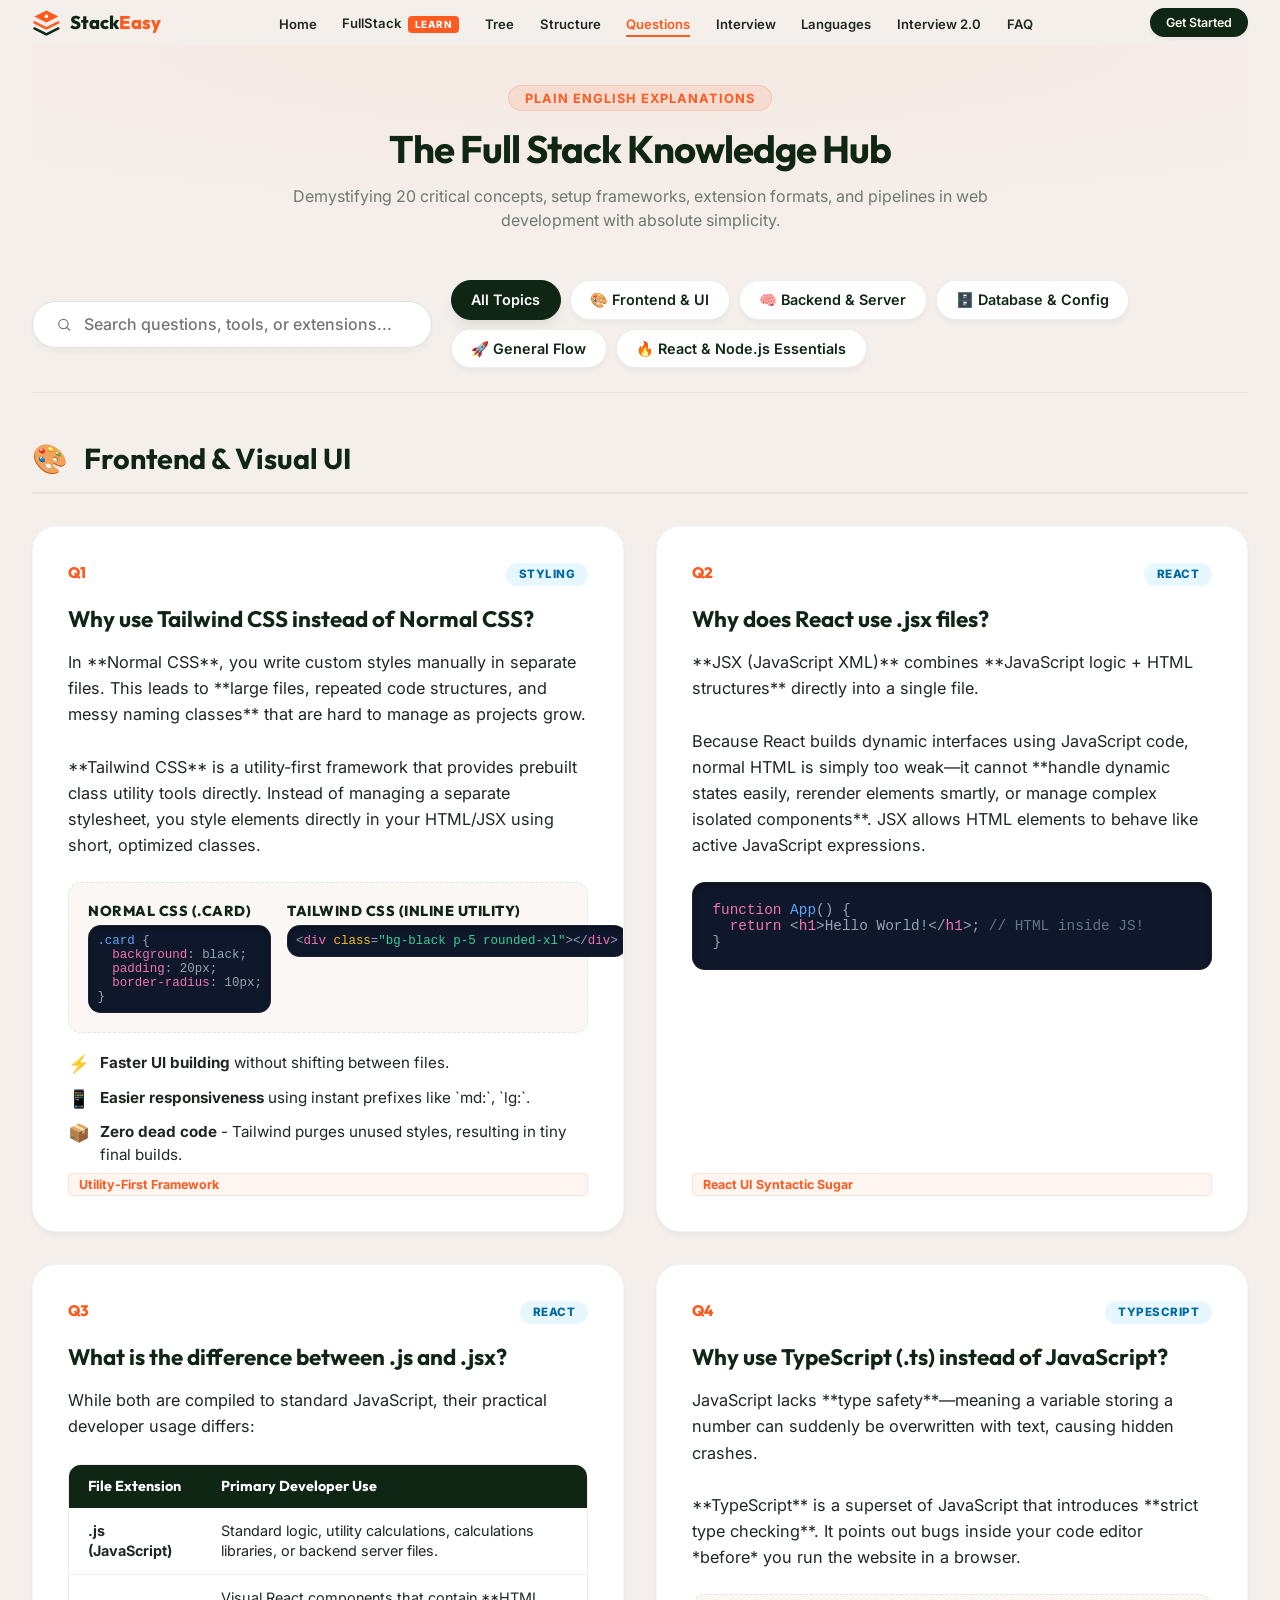
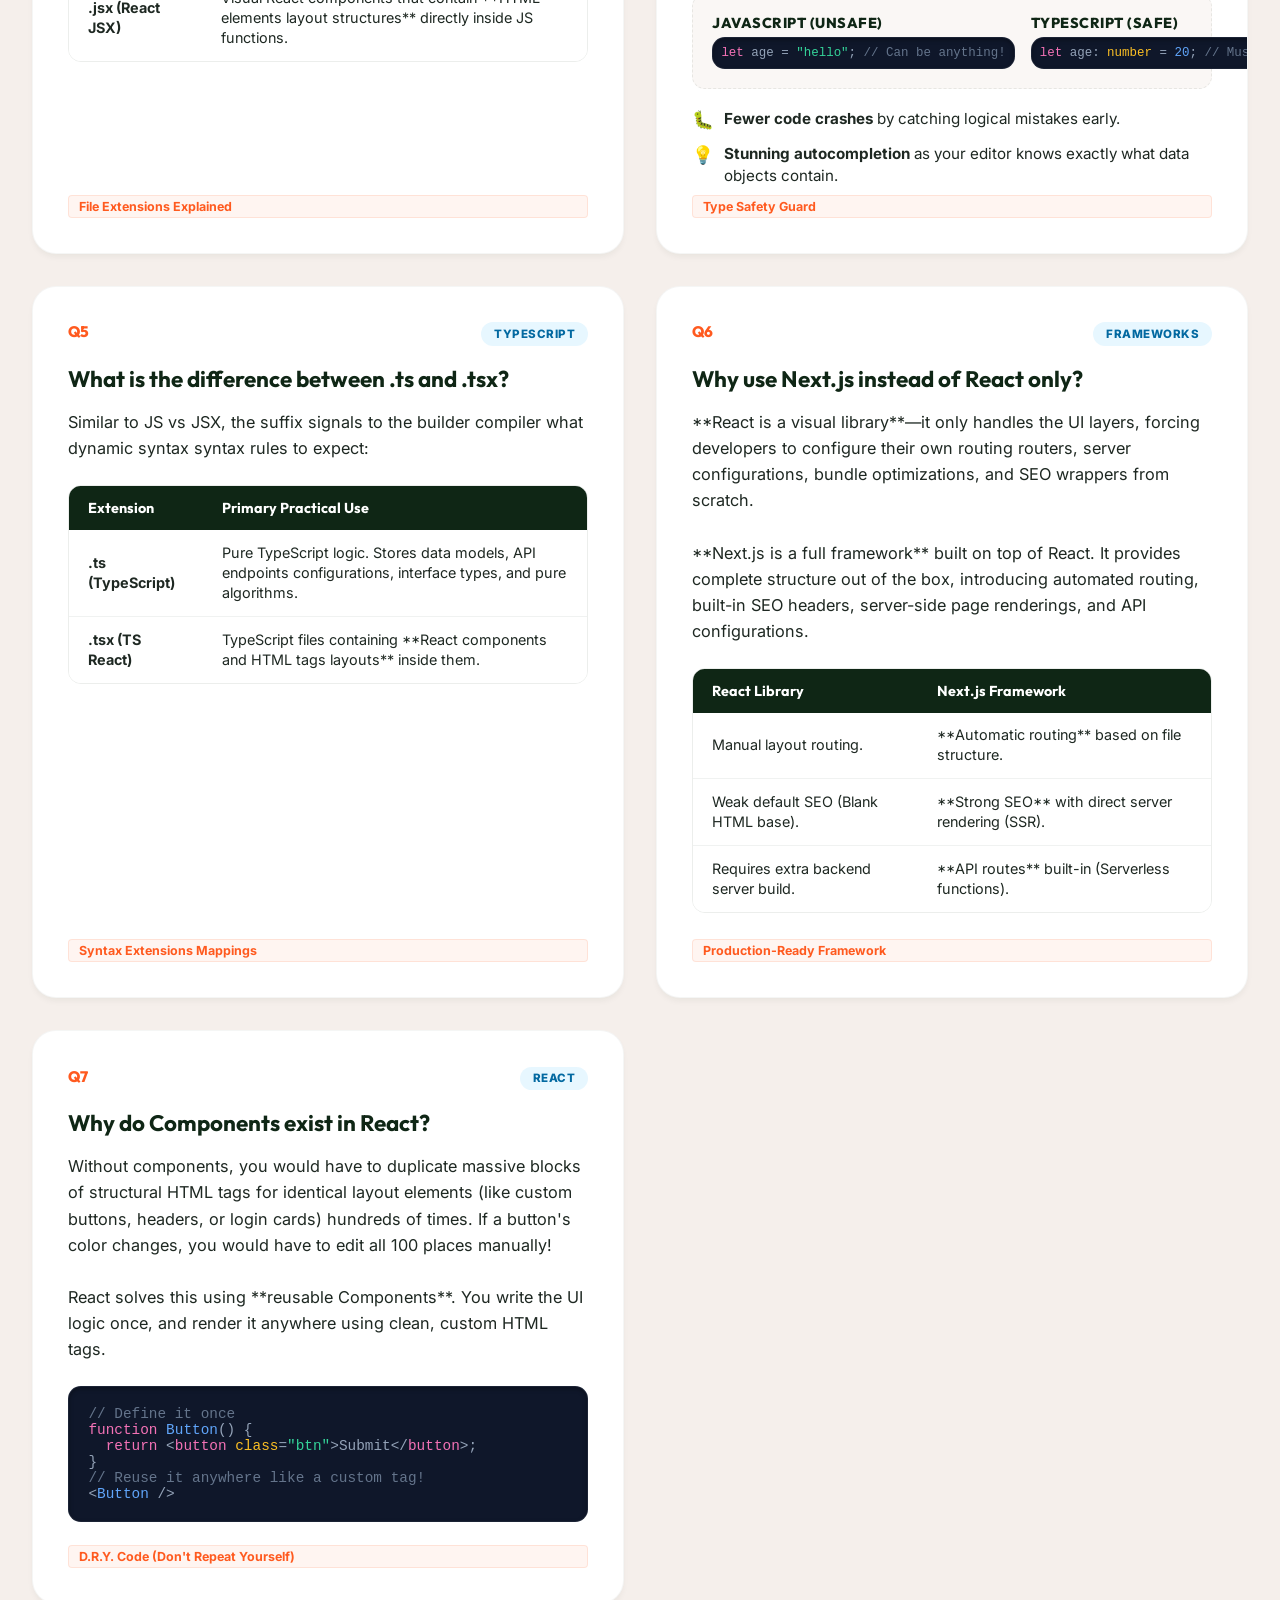
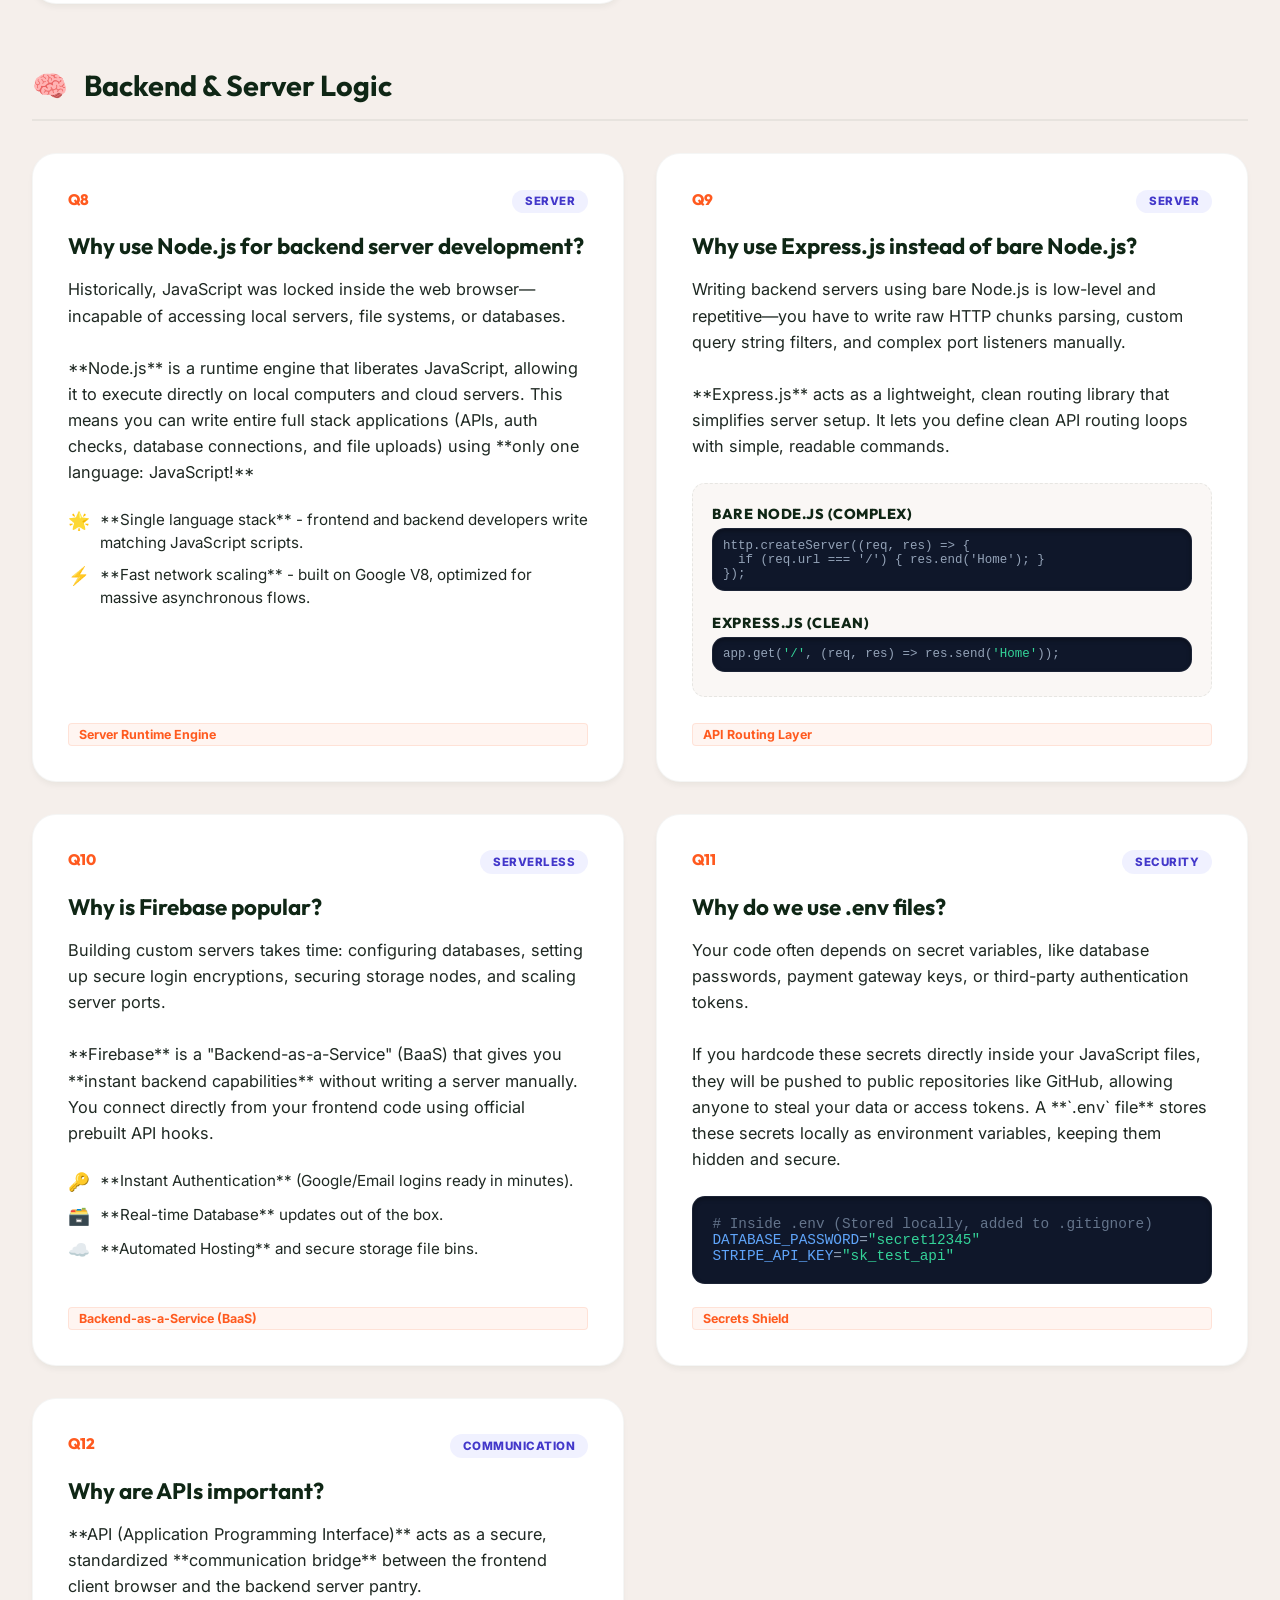
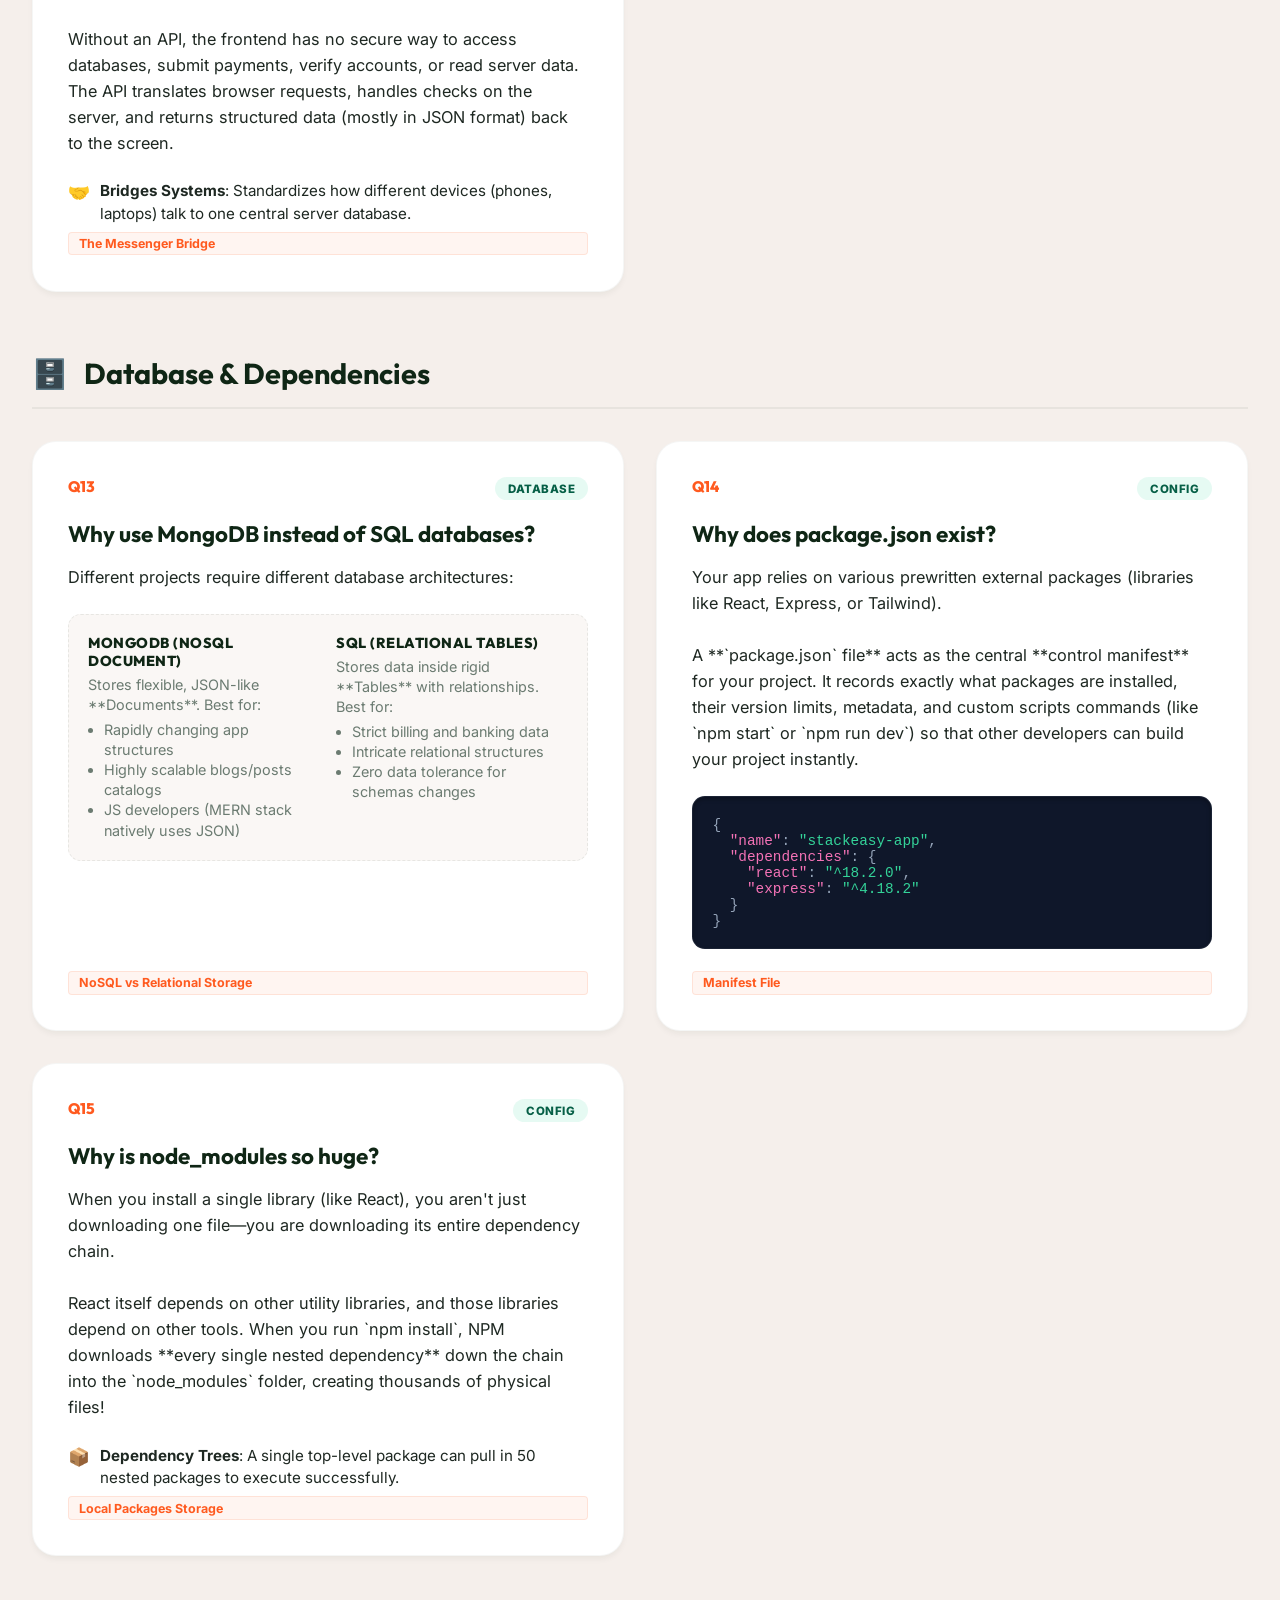
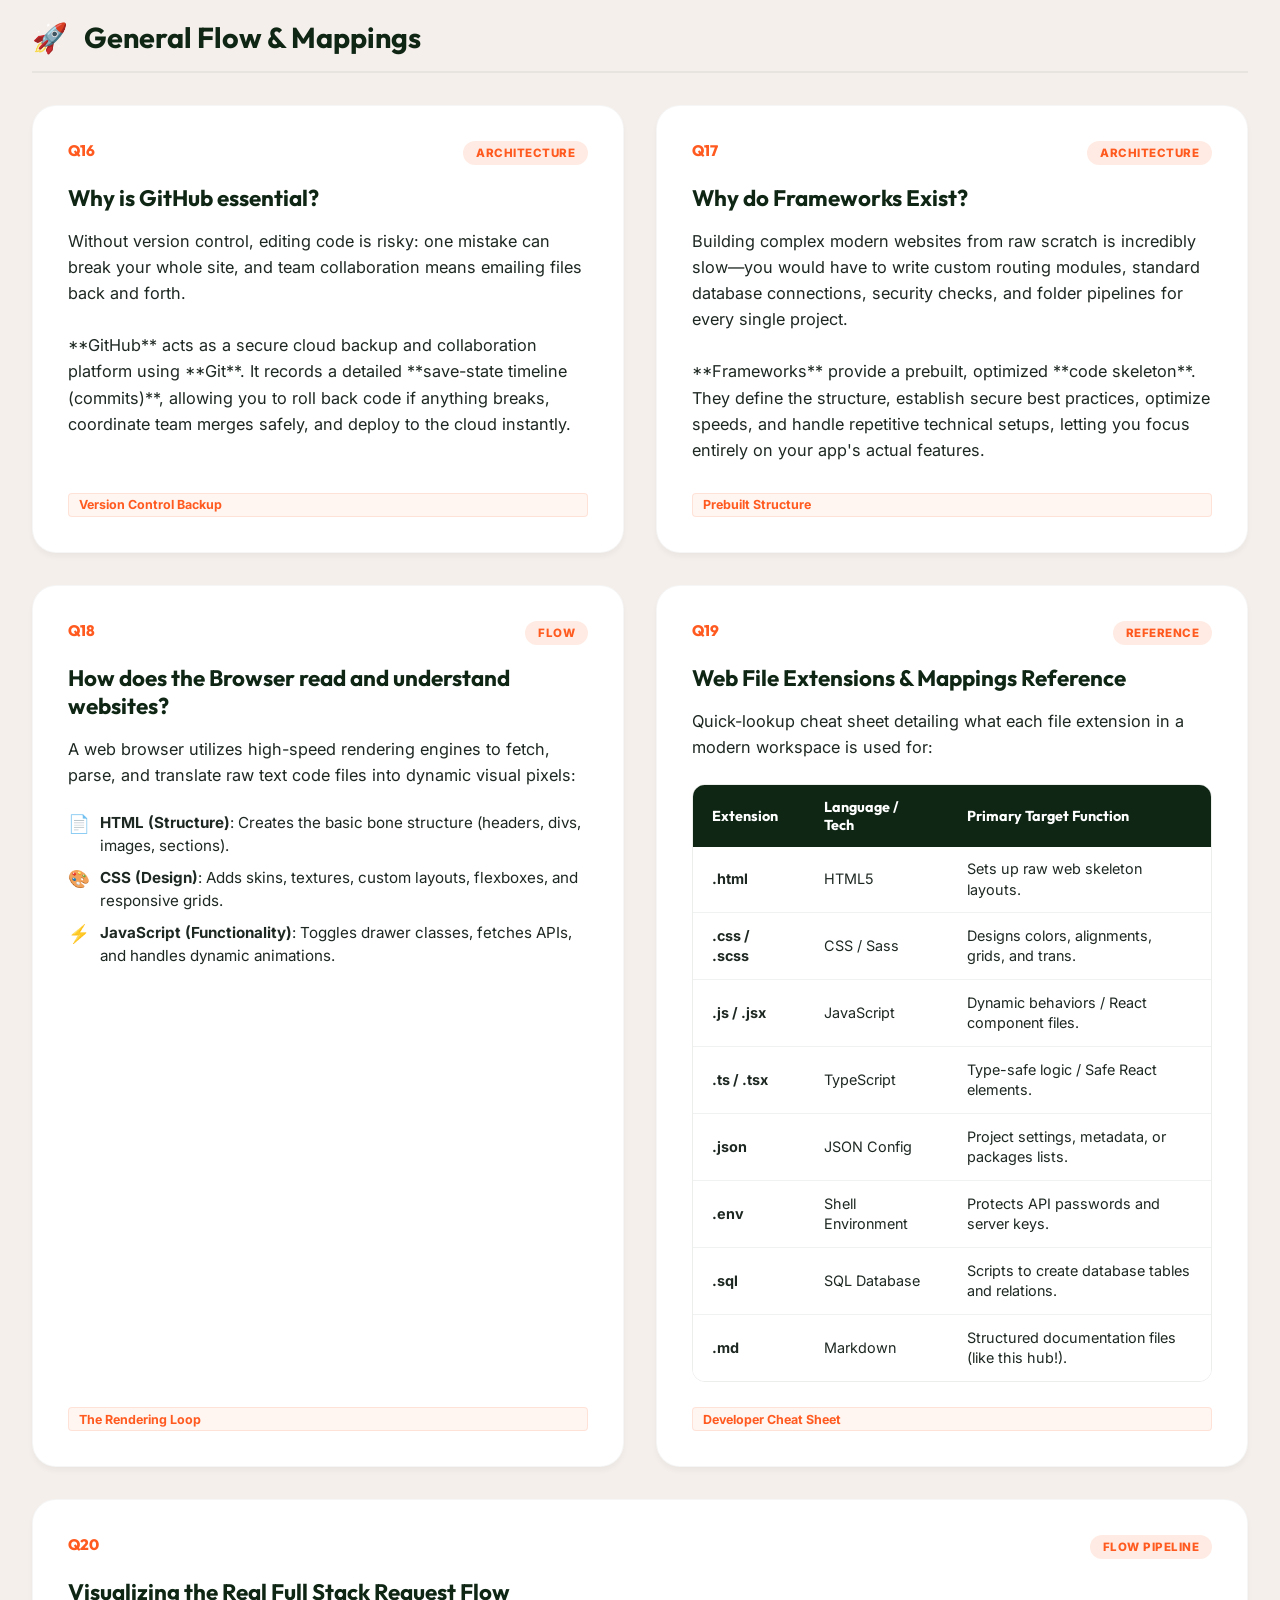
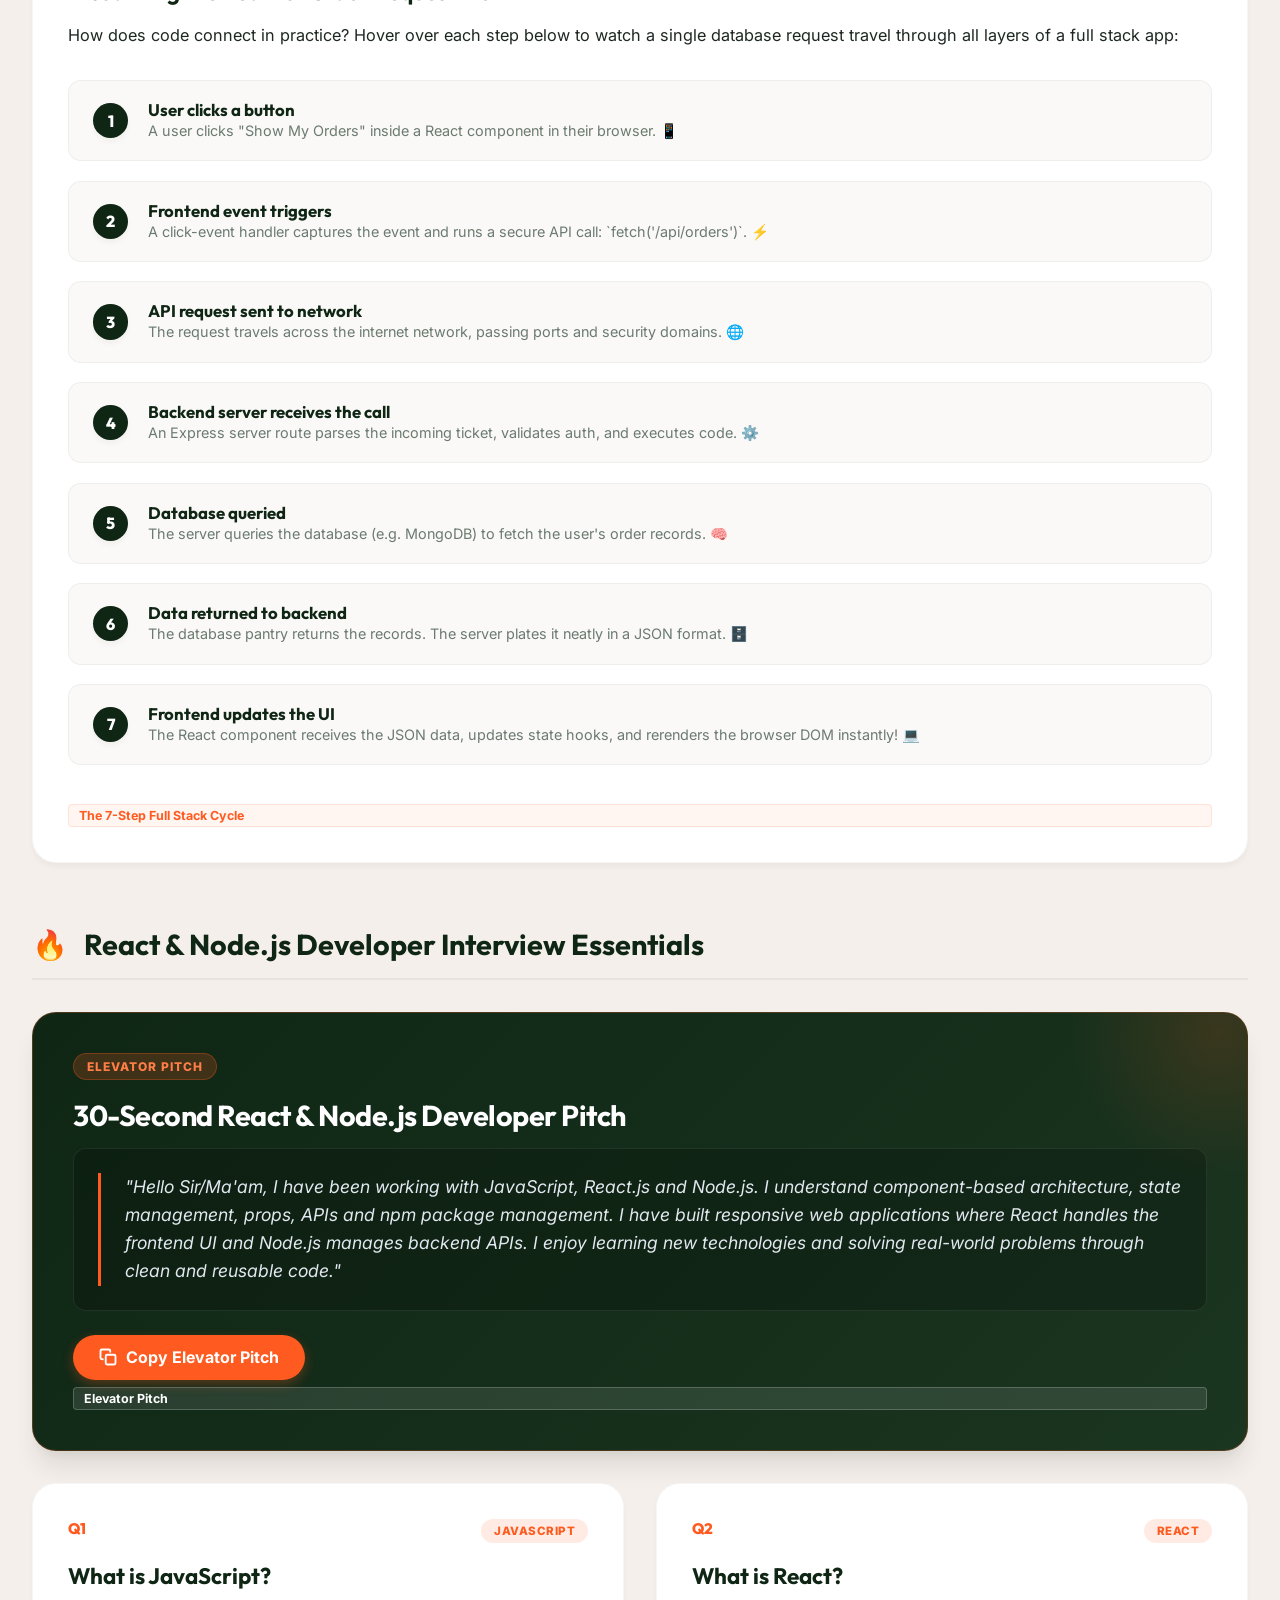
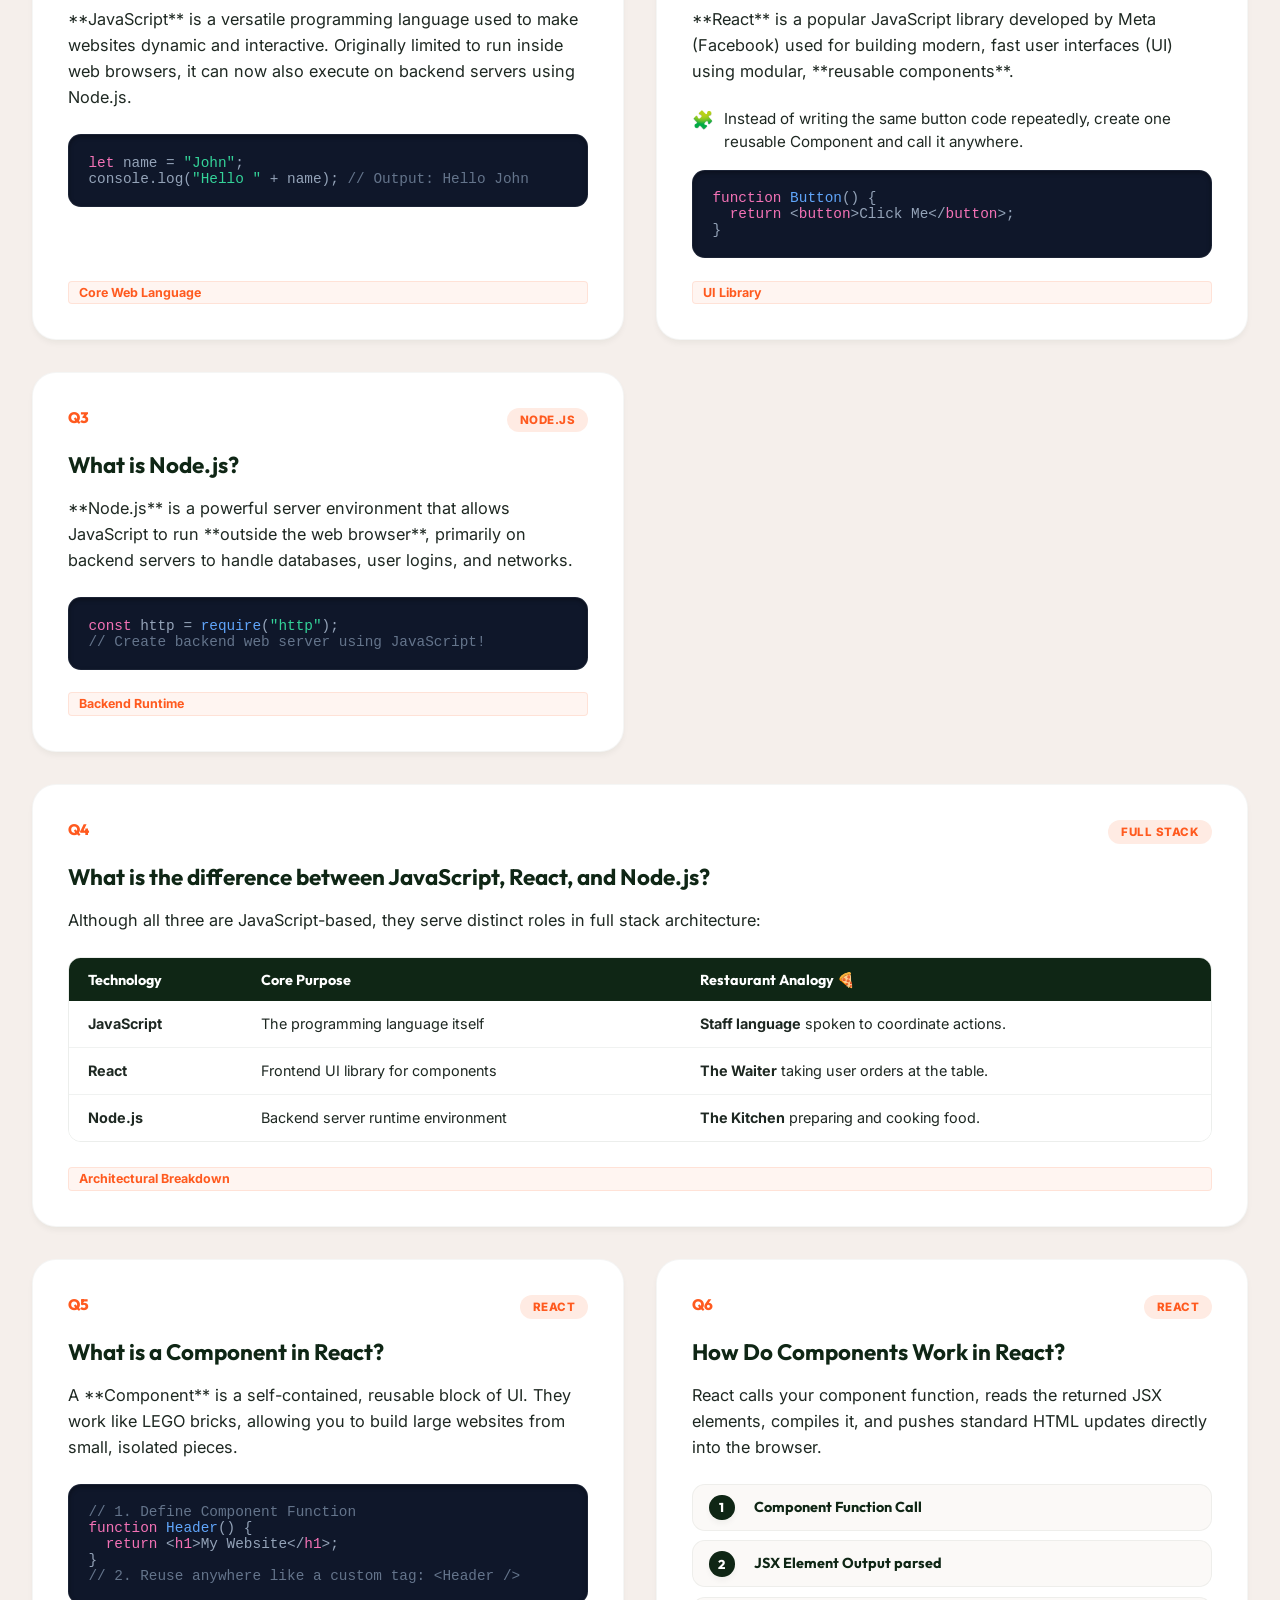
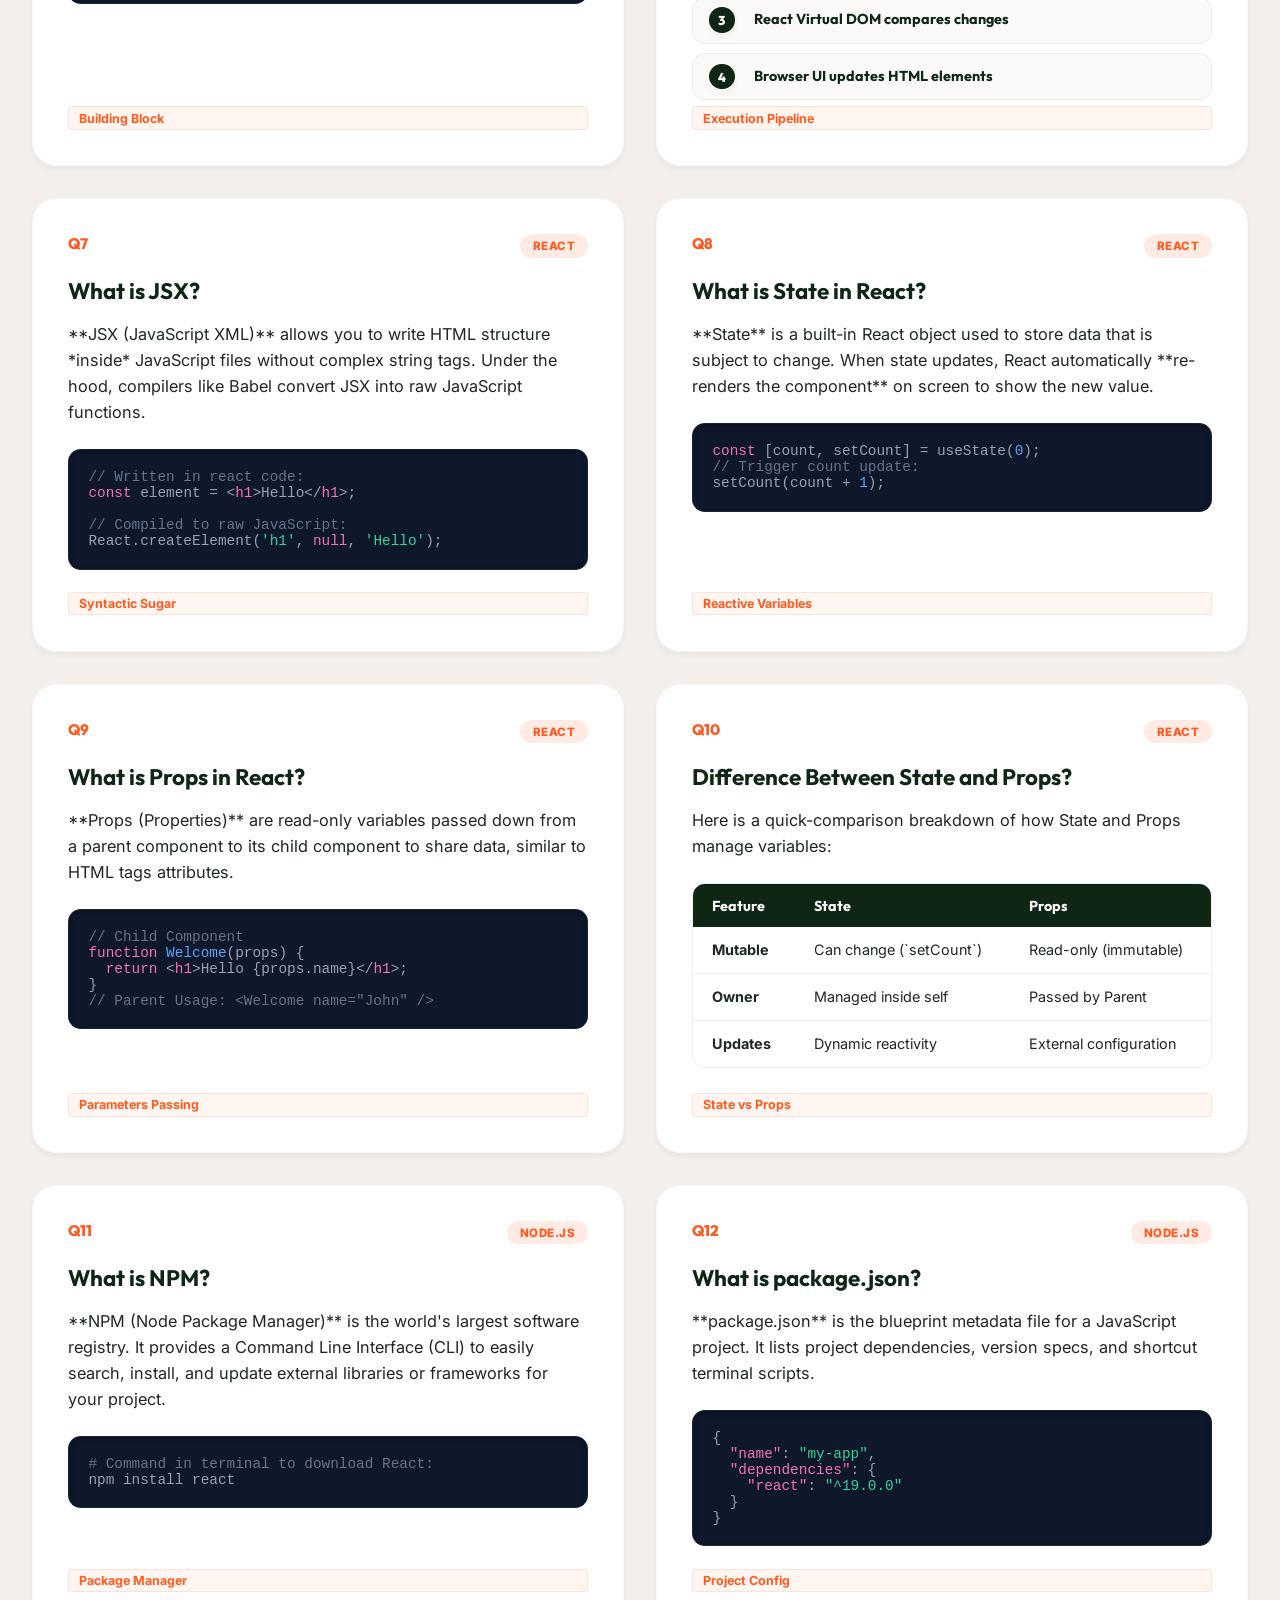
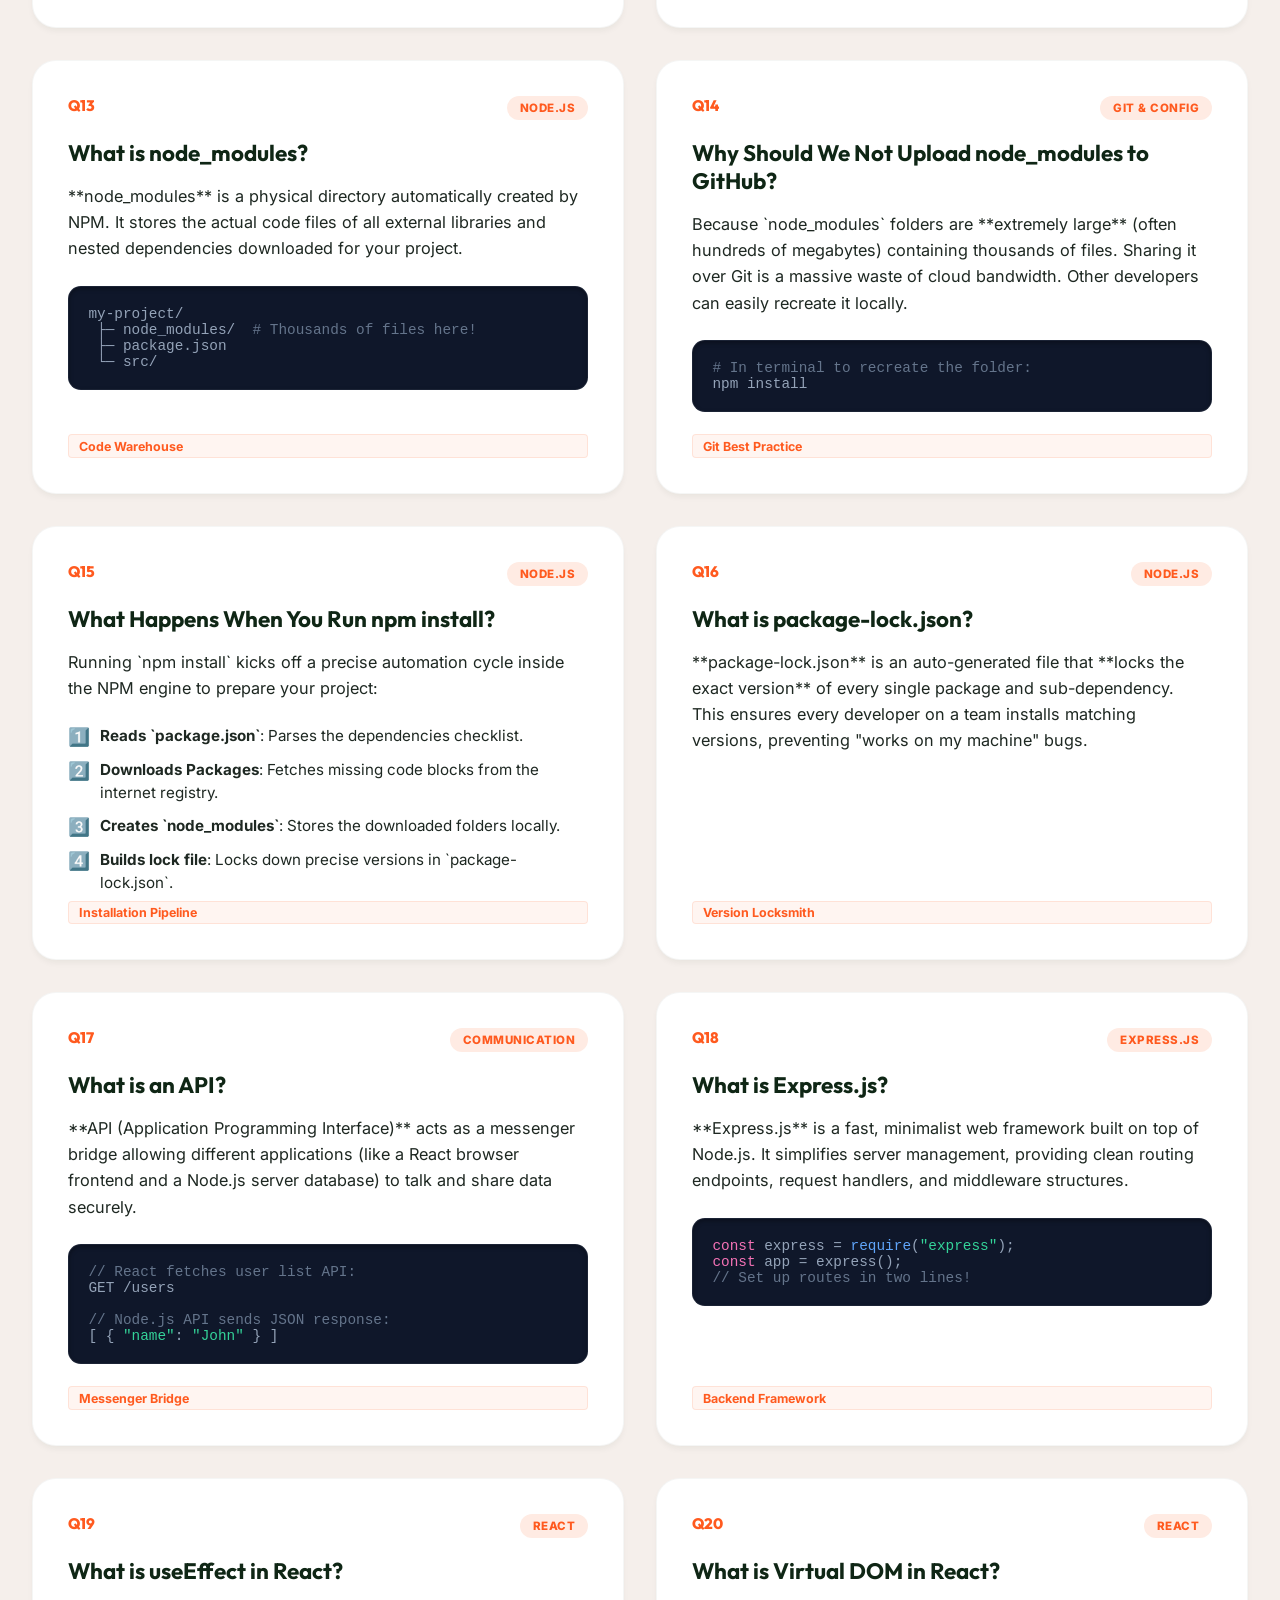
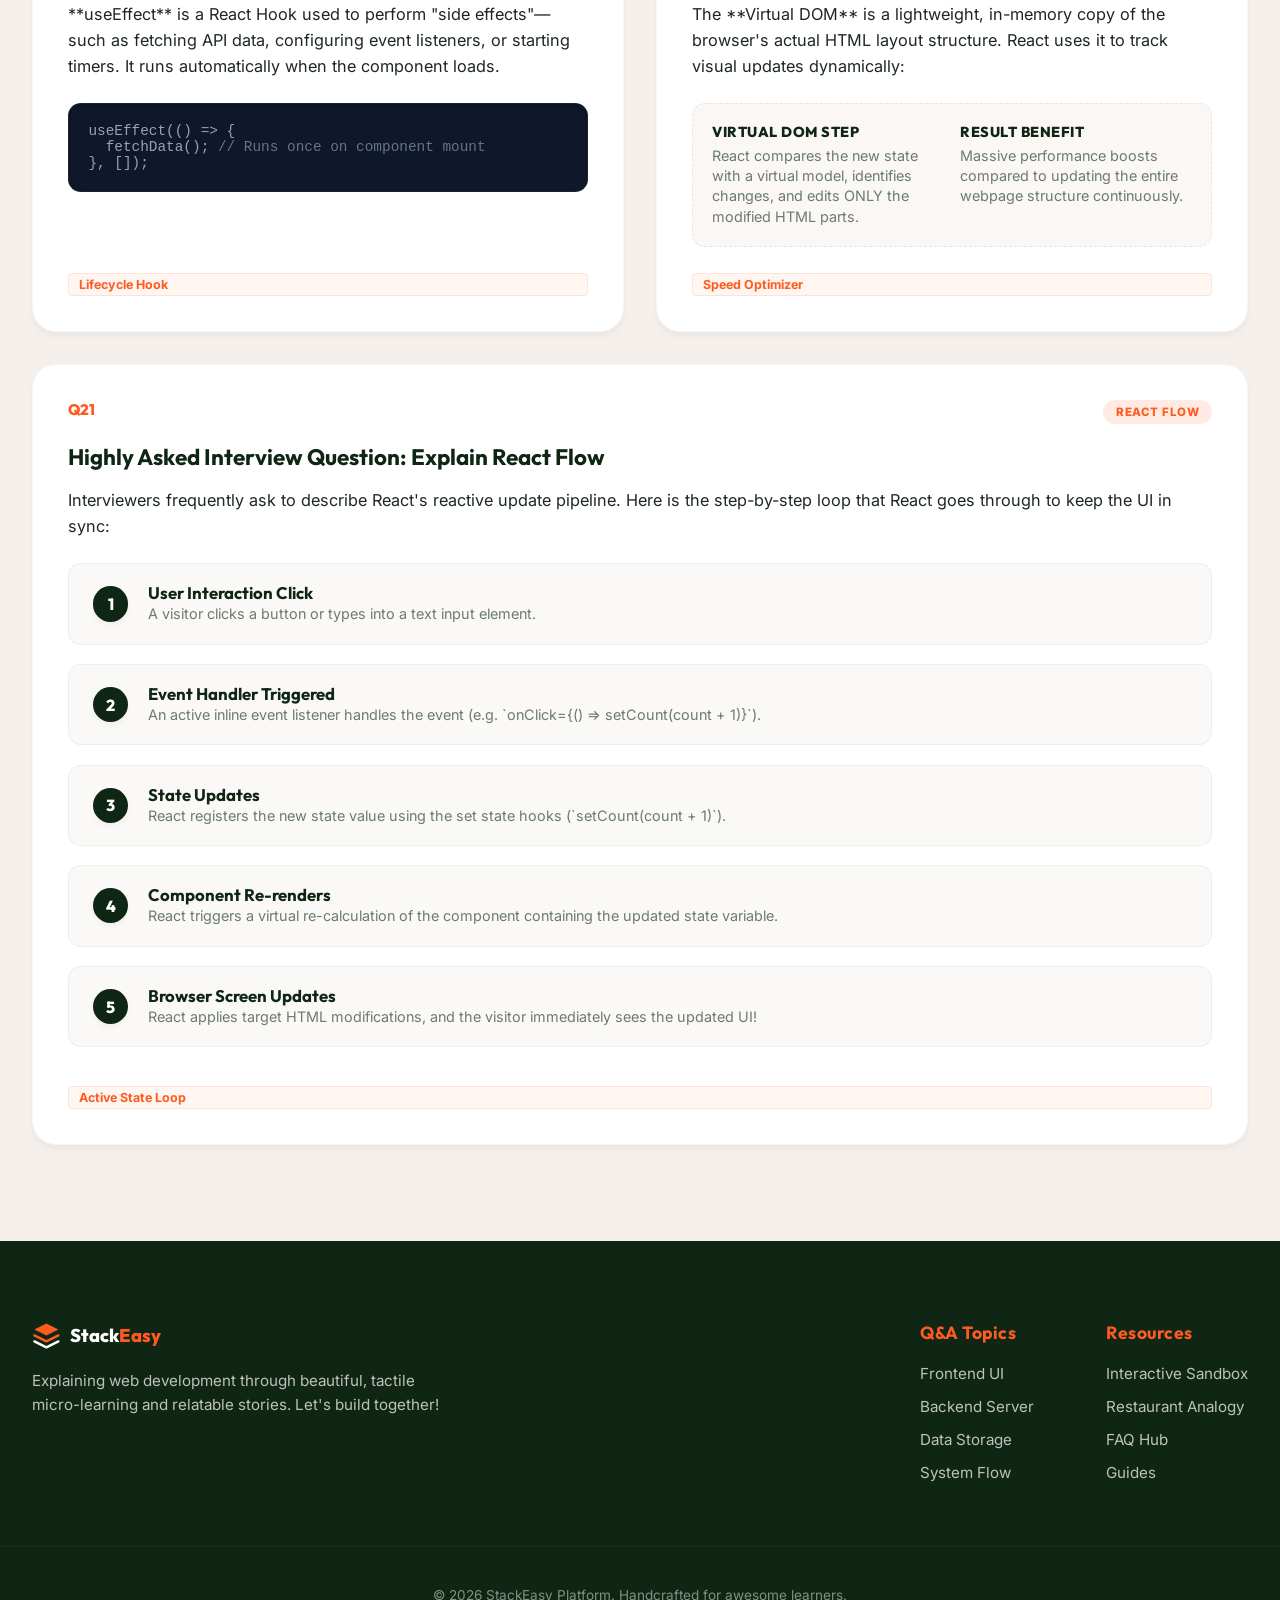
<file: questions.html>
<!DOCTYPE html>
<html lang="en">
<head>
  <meta charset="UTF-8">
  <meta name="viewport" content="width=device-width, initial-scale=1.0">
  <title>StackEasy | Developer Q&A Hub</title>
  <meta name="description" content="Get simple, plain English answers to the 20 most critical questions in modern full stack development.">
  <!-- Google Fonts -->
  <link rel="preconnect" href="https://fonts.googleapis.com">
  <link rel="preconnect" href="https://fonts.gstatic.com" crossorigin>
  <link href="https://fonts.googleapis.com/css2?family=Inter:wght@300;400;500;600;700&family=Outfit:wght@400;500;600;700;800&display=swap" rel="stylesheet">
  <!-- Main Stylesheet -->
  <link rel="stylesheet" href="styles.css">
  
  <style>
    /* ==========================================================================
       Questions Page Specific Visual Layouts
       ========================================================================== */
    .qa-hero {
      padding: 2.5rem 0 1.5rem 0;
      text-align: center;
      background: radial-gradient(100% 100% at 50% 0%, rgba(255, 90, 31, 0.04) 0%, rgba(245, 239, 235, 0) 100%);
    }

    .qa-tagline {
      display: inline-block;
      background-color: rgba(255, 90, 31, 0.1);
      color: var(--color-orange-primary);
      font-family: var(--font-body);
      font-size: 0.8rem;
      font-weight: 700;
      letter-spacing: 1px;
      text-transform: uppercase;
      padding: 0.3rem 1.0rem;
      border-radius: 50px;
      margin-bottom: 1.0rem;
      border: 1px solid rgba(255, 90, 31, 0.15);
    }

    .qa-title {
      font-size: 2.4rem;
      color: var(--color-forest-dark);
      margin-bottom: 0.8rem;
      letter-spacing: -1px;
    }

    .qa-subtitle {
      font-size: 1.0rem;
      color: var(--color-text-muted);
      max-width: 700px;
      margin: 0 auto;
      line-height: 1.5;
    }

    /* Filter & Search Bar */
    .qa-controls-wrapper {
      position: sticky;
      top: 70px;
      z-index: 99;
      background-color: rgba(245, 239, 235, 0.95);
      backdrop-filter: blur(8px);
      padding: 1.5rem 0;
      border-bottom: 1px solid rgba(15, 38, 21, 0.05);
      margin-bottom: 3rem;
    }

    .qa-controls {
      display: flex;
      flex-direction: column;
      gap: 1.2rem;
    }

    @media (min-width: 768px) {
      .qa-controls {
        flex-direction: row;
        align-items: center;
        justify-content: space-between;
      }
    }

    /* Search Input */
    .qa-search-box {
      display: flex;
      align-items: center;
      gap: 0.8rem;
      background-color: var(--color-white);
      border: 1px solid rgba(15, 38, 21, 0.12);
      padding: 0.8rem 1.5rem;
      border-radius: 50px;
      width: 100%;
      max-width: 400px;
      box-shadow: var(--shadow-sm);
      transition: box-shadow var(--transition-normal), border-color var(--transition-normal);
    }

    .qa-search-box:focus-within {
      border-color: var(--color-orange-primary);
      box-shadow: var(--shadow-md);
    }

    .qa-search-box input {
      width: 100%;
      font-size: 1rem;
      font-weight: 500;
    }

    /* Category Filter Pills */
    .qa-pills-list {
      display: flex;
      flex-wrap: wrap;
      gap: 0.6rem;
    }

    .qa-pill-btn {
      background-color: var(--color-white);
      border: 1px solid rgba(15, 38, 21, 0.08);
      color: var(--color-forest-dark);
      padding: 0.6rem 1.2rem;
      border-radius: 50px;
      font-weight: 600;
      font-size: 0.9rem;
      transition: var(--transition-fast);
      box-shadow: var(--shadow-sm);
    }

    .qa-pill-btn:hover {
      background-color: var(--color-pill-bg);
      transform: translateY(-1px);
    }

    .qa-pill-btn.active {
      background-color: var(--color-forest-dark);
      color: var(--color-white);
      border-color: var(--color-forest-dark);
      box-shadow: var(--shadow-md);
    }

    /* Questions Grid layout */
    .qa-grid-container {
      display: flex;
      flex-direction: column;
      gap: 4rem;
      margin-bottom: 6rem;
    }

    .category-section {
      scroll-margin-top: 180px;
    }

    .category-header {
      display: flex;
      align-items: center;
      gap: 1rem;
      margin-bottom: 2rem;
      border-bottom: 2px solid rgba(15, 38, 21, 0.06);
      padding-bottom: 1rem;
    }

    .category-icon {
      font-size: 1.8rem;
    }

    .category-title {
      font-size: 1.8rem;
      color: var(--color-forest-dark);
    }

    .qa-grid {
      display: grid;
      grid-template-columns: 1fr;
      gap: 2rem;
    }

    @media (min-width: 1024px) {
      .qa-grid {
        grid-template-columns: repeat(2, 1fr);
      }
    }

    /* Premium Question Card */
    .qa-card {
      background-color: var(--color-white);
      border-radius: var(--radius-md);
      padding: 2.2rem;
      box-shadow: var(--shadow-sm);
      border: 1px solid rgba(15, 38, 21, 0.04);
      transition: transform var(--transition-normal), box-shadow var(--transition-normal), border-color var(--transition-normal);
      display: flex;
      flex-direction: column;
      justify-content: space-between;
      position: relative;
      overflow: hidden;
    }

    .qa-card:hover {
      transform: translateY(-4px);
      box-shadow: var(--shadow-lg);
      border-color: rgba(255, 90, 31, 0.15);
    }

    .qa-card-header {
      display: flex;
      justify-content: space-between;
      align-items: flex-start;
      gap: 1rem;
      margin-bottom: 1.2rem;
    }

    .qa-badge {
      font-family: var(--font-body);
      font-size: 0.72rem;
      font-weight: 800;
      text-transform: uppercase;
      letter-spacing: 0.5px;
      padding: 0.3rem 0.8rem;
      border-radius: 50px;
      background-color: rgba(15, 38, 21, 0.05);
      color: var(--color-forest-dark);
    }

    .qa-card.frontend .qa-badge {
      background-color: rgba(56, 189, 248, 0.12);
      color: #0369a1;
    }

    .qa-card.backend .qa-badge {
      background-color: rgba(129, 140, 248, 0.12);
      color: #4338ca;
    }

    .qa-card.database .qa-badge {
      background-color: rgba(52, 211, 153, 0.12);
      color: #065f46;
    }

    .qa-card.architecture .qa-badge {
      background-color: rgba(255, 90, 31, 0.12);
      color: var(--color-orange-primary);
    }

    .qa-question-num {
      font-family: var(--font-heading);
      font-size: 0.95rem;
      font-weight: 800;
      color: var(--color-orange-primary);
    }

    .qa-question-text {
      font-size: 1.4rem;
      color: var(--color-forest-dark);
      line-height: 1.25;
      font-weight: 700;
      margin-bottom: 1rem;
    }

    .qa-answer {
      font-size: 1.02rem;
      color: var(--color-text-dark);
      line-height: 1.6;
      flex: 1;
      margin-bottom: 1.5rem;
    }

    .qa-answer strong {
      color: var(--color-forest-dark);
      font-weight: 700;
    }

    /* Comparison Columns inside Cards */
    .qa-comparison-box {
      display: grid;
      grid-template-columns: 1fr;
      gap: 1rem;
      margin: 1.2rem 0;
      background-color: rgba(245, 239, 235, 0.5);
      border-radius: var(--radius-sm);
      padding: 1.2rem;
      border: 1px dashed rgba(15, 38, 21, 0.08);
    }

    @media (min-width: 480px) {
      .qa-comparison-box {
        grid-template-columns: repeat(2, 1fr);
      }
    }

    .compare-side {
      display: flex;
      flex-direction: column;
      gap: 0.3rem;
    }

    .compare-title {
      font-family: var(--font-heading);
      font-size: 0.9rem;
      font-weight: 800;
      color: var(--color-forest-dark);
      text-transform: uppercase;
      letter-spacing: 0.5px;
    }

    .compare-desc {
      font-size: 0.9rem;
      color: var(--color-text-muted);
      line-height: 1.4;
    }

    /* Visual Code Snippet inside Cards */
    .qa-code-mockup {
      background-color: #0f172a;
      border-radius: var(--radius-sm);
      padding: 1.2rem;
      font-family: 'Courier New', Courier, monospace;
      font-size: 0.9rem;
      color: #94a3b8;
      overflow-x: auto;
      margin: 1rem 0;
      border: 1px solid rgba(255, 255, 255, 0.05);
      box-shadow: inset 0 2px 4px rgba(0,0,0,0.3);
    }

    .qa-code-mockup span.keyword { color: #f472b6; }
    .qa-code-mockup span.string { color: #34d399; }
    .qa-code-mockup span.variable { color: #60a5fa; }
    .qa-code-mockup span.type { color: #fbbf24; }
    .qa-code-mockup span.comment { color: #64748b; }

    /* Key-Value Lists */
    .qa-list {
      display: flex;
      flex-direction: column;
      gap: 0.6rem;
      margin-top: 1rem;
    }

    .qa-list-item {
      display: flex;
      align-items: flex-start;
      gap: 0.6rem;
      font-size: 0.95rem;
    }

    .qa-list-icon {
      font-size: 1.1rem;
      line-height: 1.4;
    }

    .qa-list-content {
      line-height: 1.5;
    }

    /* Interactive Pipeline for Flow */
    .pipeline-section {
      width: 100%;
      margin: 2rem 0;
    }

    .pipeline-container {
      display: flex;
      flex-direction: column;
      gap: 1.2rem;
    }

    .pipeline-step {
      display: flex;
      align-items: center;
      gap: 1.2rem;
      background-color: rgba(245, 239, 235, 0.4);
      padding: 1.2rem 1.5rem;
      border-radius: var(--radius-sm);
      border: 1px solid rgba(15, 38, 21, 0.05);
      transition: transform var(--transition-fast), border-color var(--transition-fast), background-color var(--transition-fast);
      cursor: default;
    }

    .pipeline-step:hover {
      transform: translateX(5px);
      border-color: var(--color-orange-primary);
      background-color: var(--color-white);
    }

    .pipeline-num {
      width: 2.2rem;
      height: 2.2rem;
      background-color: var(--color-forest-dark);
      color: var(--color-white);
      border-radius: 50%;
      display: flex;
      align-items: center;
      justify-content: center;
      font-weight: 800;
      font-family: var(--font-heading);
      flex-shrink: 0;
      font-size: 1rem;
      box-shadow: var(--shadow-sm);
    }

    .pipeline-step:hover .pipeline-num {
      background-color: var(--color-orange-primary);
      animation: bounce 0.5s ease-out;
    }

    .pipeline-info {
      flex: 1;
    }

    .pipeline-step-title {
      font-family: var(--font-heading);
      font-size: 1.05rem;
      font-weight: 700;
      color: var(--color-forest-dark);
      margin-bottom: 0.1rem;
    }

    .pipeline-step-desc {
      font-size: 0.9rem;
      color: var(--color-text-muted);
      line-height: 1.4;
    }

    /* Comparison Tables */
    .qa-table-wrapper {
      overflow-x: auto;
      margin: 1.2rem 0;
      border-radius: var(--radius-sm);
      border: 1px solid rgba(15, 38, 21, 0.08);
    }

    .qa-table {
      width: 100%;
      border-collapse: collapse;
      font-size: 0.9rem;
      text-align: left;
    }

    .qa-table th {
      background-color: var(--color-forest-dark);
      color: var(--color-white);
      font-family: var(--font-heading);
      font-weight: 700;
      padding: 0.8rem 1.2rem;
    }

    .qa-table td {
      padding: 0.8rem 1.2rem;
      border-bottom: 1px solid rgba(15, 38, 21, 0.06);
      background-color: var(--color-white);
      line-height: 1.4;
    }

    .qa-table tr:last-child td {
      border-bottom: none;
    }

    /* Highlight Pills */
    .qa-highlight-tag {
      display: inline-block;
      background-color: rgba(255, 90, 31, 0.06);
      color: var(--color-orange-primary);
      font-size: 0.78rem;
      font-weight: 700;
      padding: 0.2rem 0.6rem;
      border-radius: 4px;
      border: 1px solid rgba(255, 90, 31, 0.12);
      margin-top: 0.4rem;
    }

    /* Animations */
    @keyframes bounce {
      0%, 100% { transform: scale(1); }
      50% { transform: scale(1.15); }
    }

    /* Empty state */
    .qa-empty-state {
      display: none;
      text-align: center;
      padding: 4rem 2rem;
      background-color: var(--color-white);
      border-radius: var(--radius-md);
      border: 1px dashed rgba(15, 38, 21, 0.12);
      box-shadow: var(--shadow-sm);
    }

    .qa-empty-icon {
      font-size: 3rem;
      margin-bottom: 1rem;
      display: block;
    }

    .qa-empty-title {
      font-size: 1.5rem;
      color: var(--color-forest-dark);
      margin-bottom: 0.5rem;
    }

    .qa-empty-desc {
      font-size: 1rem;
      color: var(--color-text-muted);
      max-width: 400px;
      margin: 0 auto;
    }

    /* Custom styles for React/Node Interview Prep section */
    .qa-card.interview-prep .qa-badge {
      background-color: rgba(255, 90, 31, 0.12);
      color: var(--color-orange-primary);
    }

    /* Elevator Pitch Card Styling */
    .pitch-card {
      background: linear-gradient(135deg, var(--color-forest-dark) 0%, #1a3520 100%) !important;
      color: var(--color-text-light) !important;
      border: 1px solid rgba(255, 90, 31, 0.25) !important;
      grid-column: 1 / -1;
      border-radius: var(--radius-md);
      padding: 2.5rem;
      position: relative;
      overflow: hidden;
      box-shadow: var(--shadow-lg);
    }
    
    .pitch-card::before {
      content: "";
      position: absolute;
      top: -30%;
      right: -10%;
      width: 300px;
      height: 300px;
      background: radial-gradient(circle, rgba(255, 90, 31, 0.15) 0%, transparent 70%);
      pointer-events: none;
    }

    .pitch-card .pitch-badge {
      display: inline-block;
      background-color: rgba(255, 90, 31, 0.2);
      color: #FF7E47;
      font-size: 0.75rem;
      font-weight: 800;
      text-transform: uppercase;
      letter-spacing: 1px;
      padding: 0.3rem 0.8rem;
      border-radius: 50px;
      border: 1px solid rgba(255, 90, 31, 0.3);
      margin-bottom: 1.2rem;
    }

    .pitch-card h3 {
      font-size: 1.8rem;
      color: var(--color-white) !important;
      margin-bottom: 1rem;
      letter-spacing: -0.5px;
    }

    .pitch-text-box {
      background-color: rgba(0, 0, 0, 0.2);
      border-radius: var(--radius-sm);
      padding: 1.5rem;
      border: 1px solid rgba(255, 255, 255, 0.08);
      font-size: 1.1rem;
      line-height: 1.6;
      margin-bottom: 1.5rem;
      position: relative;
    }

    .pitch-text-box blockquote {
      font-style: italic;
      color: #e2e8f0;
      position: relative;
      padding-left: 1.5rem;
      border-left: 3px solid var(--color-orange-primary);
    }

    .pitch-actions {
      display: flex;
      align-items: center;
      gap: 1.2rem;
      flex-wrap: wrap;
    }

    .btn-pitch-copy {
      display: inline-flex;
      align-items: center;
      gap: 0.6rem;
      background-color: var(--color-orange-primary);
      color: var(--color-white);
      font-weight: 700;
      padding: 0.8rem 1.6rem;
      border-radius: 50px;
      transition: var(--transition-fast);
      box-shadow: 0 4px 12px rgba(255, 90, 31, 0.3);
      border: none;
      cursor: pointer;
    }

    .btn-pitch-copy:hover {
      background-color: var(--color-orange-hover);
      transform: translateY(-2px);
      box-shadow: 0 6px 16px rgba(255, 90, 31, 0.4);
    }

    .btn-pitch-copy:active {
      transform: translateY(0);
    }

    .pitch-copied-msg {
      font-size: 0.92rem;
      font-weight: 600;
      color: #34d399;
      opacity: 0;
      transform: translateX(-10px);
      transition: opacity 0.3s ease, transform 0.3s ease;
    }

    .pitch-copied-msg.show {
      opacity: 1;
      transform: translateX(0);
    }
  </style>
</head>
<body>

  <!-- Top Navbar Header -->
  <header class="navbar-header">
    <div class="navbar-container">
      <!-- Logo -->
      <a href="index.html" class="logo-group" id="logo-main">
        <svg class="logo-icon" viewBox="0 0 24 24" fill="none" xmlns="http://www.w3.org/2000/svg">
          <path d="M12 2L2 7L12 12L22 7L12 2Z" fill="#FF5A1F"/>
          <path d="M2 17L12 22L22 17" stroke="#0F2615" stroke-width="2" stroke-linecap="round" stroke-linejoin="round"/>
          <path d="M2 12L12 17L22 12" stroke="#FF5A1F" stroke-width="2" stroke-linecap="round" stroke-linejoin="round"/>
          <circle cx="12" cy="7" r="1.5" fill="#FFFFFF"/>
        </svg>
        <span class="logo-text">Stack<span>Easy</span></span>
      </a>

      <!-- Desktop Links -->
      <nav class="nav-links-container">
        <ul class="nav-links">
          <li><a href="index.html" class="nav-link">Home</a></li>
          <li><a href="index.html#fullstack" class="nav-link">FullStack <span class="nav-badge">Learn</span></a></li>
          <li><a href="tree.html" class="nav-link">Tree</a></li>
          <li><a href="structure.html" class="nav-link">Structure</a></li>
          <li><a href="questions.html" class="nav-link active">Questions</a></li>
          <li><a href="interview.html" class="nav-link nav-interview-trigger">Interview</a></li>
          <li class="nav-languages-item"><a href="languages.html" class="nav-link">Languages</a></li>
          <li><a href="interview2.html" class="nav-link">Interview 2.0</a></li>
          <li><a href="index.html#faq" class="nav-link">FAQ</a></li>
        </ul>
      </nav>

      <!-- Search & CTA -->
      <div class="nav-actions">
        <a href="index.html#customizer" class="btn-nav-cta">Get Started</a>
        <button class="mobile-toggle" aria-label="Toggle Menu" id="mobile-menu-btn">
          <span></span>
          <span></span>
          <span></span>
        </button>
      </div>
    </div>
  </header>

  <!-- Mobile Drawer Menu -->
  <div class="mobile-drawer" id="mobile-drawer">
    <ul class="drawer-links">
      <li><a href="index.html" class="drawer-link">Home</a></li>
      <li><a href="index.html#fullstack" class="drawer-link">FullStack</a></li>
      <li><a href="tree.html" class="drawer-link">Tree</a></li>
      <li><a href="structure.html" class="drawer-link">Structure</a></li>
      <li><a href="questions.html" class="drawer-link active">Questions</a></li>
      <li><a href="interview.html" class="drawer-link">Interview</a></li>
      <li><a href="interview2.html" class="drawer-link">Interview 2.0</a></li>
      <li><a href="languages.html" class="drawer-link">Languages</a></li>
      <li><a href="index.html#faq" class="drawer-link">FAQ</a></li>
    </ul>
  </div>

  <main class="page-container">
    
    <!-- Hero Header -->
    <section class="qa-hero">
      <span class="qa-tagline">Plain English Explanations</span>
      <h1 class="qa-title">The Full Stack Knowledge Hub</h1>
      <p class="qa-subtitle">
        Demystifying 20 critical concepts, setup frameworks, extension formats, and pipelines in web development with absolute simplicity.
      </p>
    </section>

    <!-- Interactive Sticky Search and Categories Bar -->
    <section class="qa-controls-wrapper">
      <div class="qa-controls">
        <!-- Search Box -->
        <div class="qa-search-box">
          <svg class="search-icon" viewBox="0 0 24 24" fill="none" xmlns="http://www.w3.org/2000/svg">
            <circle cx="11" cy="11" r="8" stroke="#717E75" stroke-width="2"/>
            <line x1="16.5" y1="16.5" x2="22" y2="22" stroke="#717E75" stroke-width="2" stroke-linecap="round"/>
          </svg>
          <input type="text" placeholder="Search questions, tools, or extensions..." id="qa-search-input" aria-label="Search questions">
        </div>

        <!-- Filter pills list -->
        <div class="qa-pills-list" id="category-pills">
          <button class="qa-pill-btn active" data-category="all">All Topics</button>
          <button class="qa-pill-btn" data-category="frontend">🎨 Frontend & UI</button>
          <button class="qa-pill-btn" data-category="backend">🧠 Backend & Server</button>
          <button class="qa-pill-btn" data-category="database">🗄️ Database & Config</button>
          <button class="qa-pill-btn" data-category="architecture">🚀 General Flow</button>
          <button class="qa-pill-btn" data-category="interview-prep">🔥 React & Node.js Essentials</button>
        </div>
      </div>
    </section>

    <!-- Q&A Lists Grid -->
    <section class="qa-grid-container">
      
      <!-- 🎨 CATEGORY 1: FRONTEND & VISUAL UI -->
      <div class="category-section" id="sec-frontend" data-category-group="frontend">
        <div class="category-header">
          <span class="category-icon">🎨</span>
          <h2 class="category-title">Frontend & Visual UI</h2>
        </div>
        
        <div class="qa-grid">
          
          <!-- Q1: Tailwind CSS -->
          <div class="qa-card frontend" data-tags="tailwind css utility custom">
            <div>
              <div class="qa-card-header">
                <span class="qa-question-num">Q1</span>
                <span class="qa-badge">Styling</span>
              </div>
              <h3 class="qa-question-text">Why use Tailwind CSS instead of Normal CSS?</h3>
              <div class="qa-answer">
                In **Normal CSS**, you write custom styles manually in separate files. This leads to **large files, repeated code structures, and messy naming classes** that are hard to manage as projects grow.
                <br><br>
                **Tailwind CSS** is a utility-first framework that provides prebuilt class utility tools directly. Instead of managing a separate stylesheet, you style elements directly in your HTML/JSX using short, optimized classes.
              </div>
              
              <div class="qa-comparison-box">
                <div class="compare-side">
                  <span class="compare-title">Normal CSS (.card)</span>
                  <pre class="qa-code-mockup" style="margin: 0; padding: 0.5rem; font-size: 0.78rem;"><span class="variable">.card</span> {
  <span class="keyword">background</span>: black;
  <span class="keyword">padding</span>: 20px;
  <span class="keyword">border-radius</span>: 10px;
}</pre>
                </div>
                <div class="compare-side">
                  <span class="compare-title">Tailwind CSS (Inline Utility)</span>
                  <pre class="qa-code-mockup" style="margin: 0; padding: 0.5rem; font-size: 0.78rem;">&lt;<span class="keyword">div</span> <span class="type">class</span>=<span class="string">"bg-black p-5 rounded-xl"</span>&gt;&lt;/<span class="keyword">div</span>&gt;</pre>
                </div>
              </div>
              
              <div class="qa-list">
                <div class="qa-list-item">
                  <span class="qa-list-icon">⚡</span>
                  <div class="qa-list-content"><strong>Faster UI building</strong> without shifting between files.</div>
                </div>
                <div class="qa-list-item">
                  <span class="qa-list-icon">📱</span>
                  <div class="qa-list-content"><strong>Easier responsiveness</strong> using instant prefixes like `md:`, `lg:`.</div>
                </div>
                <div class="qa-list-item">
                  <span class="qa-list-icon">📦</span>
                  <div class="qa-list-content"><strong>Zero dead code</strong> - Tailwind purges unused styles, resulting in tiny final builds.</div>
                </div>
              </div>
            </div>
            <span class="qa-highlight-tag">Utility-First Framework</span>
          </div>

          <!-- Q2: Why JSX Files -->
          <div class="qa-card frontend" data-tags="react jsx file dynamic syntax">
            <div>
              <div class="qa-card-header">
                <span class="qa-question-num">Q2</span>
                <span class="qa-badge">React</span>
              </div>
              <h3 class="qa-question-text">Why does React use .jsx files?</h3>
              <div class="qa-answer">
                **JSX (JavaScript XML)** combines **JavaScript logic + HTML structures** directly into a single file. 
                <br><br>
                Because React builds dynamic interfaces using JavaScript code, normal HTML is simply too weak—it cannot **handle dynamic states easily, rerender elements smartly, or manage complex isolated components**. JSX allows HTML elements to behave like active JavaScript expressions.
              </div>
              
              <pre class="qa-code-mockup"><span class="keyword">function</span> <span class="variable">App</span>() {
  <span class="keyword">return</span> &lt;<span class="keyword">h1</span>&gt;Hello World!&lt;/<span class="keyword">h1</span>&gt;; <span class="comment">// HTML inside JS!</span>
}</pre>
            </div>
            <span class="qa-highlight-tag">React UI Syntactic Sugar</span>
          </div>

          <!-- Q3: JS vs JSX -->
          <div class="qa-card frontend" data-tags="js jsx difference components javascript html">
            <div>
              <div class="qa-card-header">
                <span class="qa-question-num">Q3</span>
                <span class="qa-badge">React</span>
              </div>
              <h3 class="qa-question-text">What is the difference between .js and .jsx?</h3>
              <div class="qa-answer">
                While both are compiled to standard JavaScript, their practical developer usage differs:
              </div>
              
              <div class="qa-table-wrapper">
                <table class="qa-table">
                  <thead>
                    <tr>
                      <th>File Extension</th>
                      <th>Primary Developer Use</th>
                    </tr>
                  </thead>
                  <tbody>
                    <tr>
                      <td><strong>.js (JavaScript)</strong></td>
                      <td>Standard logic, utility calculations, calculations libraries, or backend server files.</td>
                    </tr>
                    <tr>
                      <td><strong>.jsx (React JSX)</strong></td>
                      <td>Visual React components that contain **HTML elements layout structures** directly inside JS functions.</td>
                    </tr>
                  </tbody>
                </table>
              </div>
            </div>
            <span class="qa-highlight-tag">File Extensions Explained</span>
          </div>

          <!-- Q4: TS vs JS -->
          <div class="qa-card frontend" data-tags="typescript ts js javascript type safety compiler bugs">
            <div>
              <div class="qa-card-header">
                <span class="qa-question-num">Q4</span>
                <span class="qa-badge">TypeScript</span>
              </div>
              <h3 class="qa-question-text">Why use TypeScript (.ts) instead of JavaScript?</h3>
              <div class="qa-answer">
                JavaScript lacks **type safety**—meaning a variable storing a number can suddenly be overwritten with text, causing hidden crashes.
                <br><br>
                **TypeScript** is a superset of JavaScript that introduces **strict type checking**. It points out bugs inside your code editor *before* you run the website in a browser.
              </div>
              
              <div class="qa-comparison-box">
                <div class="compare-side">
                  <span class="compare-title">JavaScript (Unsafe)</span>
                  <pre class="qa-code-mockup" style="margin: 0; padding: 0.5rem; font-size: 0.78rem;"><span class="keyword">let</span> age = <span class="string">"hello"</span>; <span class="comment">// Can be anything!</span></pre>
                </div>
                <div class="compare-side">
                  <span class="compare-title">TypeScript (Safe)</span>
                  <pre class="qa-code-mockup" style="margin: 0; padding: 0.5rem; font-size: 0.78rem;"><span class="keyword">let</span> age: <span class="type">number</span> = <span class="variable">20</span>; <span class="comment">// Must be a number!</span></pre>
                </div>
              </div>
              
              <div class="qa-list">
                <div class="qa-list-item">
                  <span class="qa-list-icon">🐛</span>
                  <div class="qa-list-content"><strong>Fewer code crashes</strong> by catching logical mistakes early.</div>
                </div>
                <div class="qa-list-item">
                  <span class="qa-list-icon">💡</span>
                  <div class="qa-list-content"><strong>Stunning autocompletion</strong> as your editor knows exactly what data objects contain.</div>
                </div>
              </div>
            </div>
            <span class="qa-highlight-tag">Type Safety Guard</span>
          </div>

          <!-- Q5: TS vs TSX -->
          <div class="qa-card frontend" data-tags="ts tsx difference typescript react ui">
            <div>
              <div class="qa-card-header">
                <span class="qa-question-num">Q5</span>
                <span class="qa-badge">TypeScript</span>
              </div>
              <h3 class="qa-question-text">What is the difference between .ts and .tsx?</h3>
              <div class="qa-answer">
                Similar to JS vs JSX, the suffix signals to the builder compiler what dynamic syntax syntax rules to expect:
              </div>
              
              <div class="qa-table-wrapper">
                <table class="qa-table">
                  <thead>
                    <tr>
                      <th>Extension</th>
                      <th>Primary Practical Use</th>
                    </tr>
                  </thead>
                  <tbody>
                    <tr>
                      <td><strong>.ts (TypeScript)</strong></td>
                      <td>Pure TypeScript logic. Stores data models, API endpoints configurations, interface types, and pure algorithms.</td>
                    </tr>
                    <tr>
                      <td><strong>.tsx (TS React)</strong></td>
                      <td>TypeScript files containing **React components and HTML tags layouts** inside them.</td>
                    </tr>
                  </tbody>
                </table>
              </div>
            </div>
            <span class="qa-highlight-tag">Syntax Extensions Mappings</span>
          </div>

          <!-- Q6: Next.js vs React -->
          <div class="qa-card frontend" data-tags="nextjs next.js react framework library seo routing server rendering">
            <div>
              <div class="qa-card-header">
                <span class="qa-question-num">Q6</span>
                <span class="qa-badge">Frameworks</span>
              </div>
              <h3 class="qa-question-text">Why use Next.js instead of React only?</h3>
              <div class="qa-answer">
                **React is a visual library**—it only handles the UI layers, forcing developers to configure their own routing routers, server configurations, bundle optimizations, and SEO wrappers from scratch.
                <br><br>
                **Next.js is a full framework** built on top of React. It provides complete structure out of the box, introducing automated routing, built-in SEO headers, server-side page renderings, and API configurations.
              </div>
              
              <div class="qa-table-wrapper">
                <table class="qa-table">
                  <thead>
                    <tr>
                      <th>React Library</th>
                      <th>Next.js Framework</th>
                    </tr>
                  </thead>
                  <tbody>
                    <tr>
                      <td>Manual layout routing.</td>
                      <td>**Automatic routing** based on file structure.</td>
                    </tr>
                    <tr>
                      <td>Weak default SEO (Blank HTML base).</td>
                      <td>**Strong SEO** with direct server rendering (SSR).</td>
                    </tr>
                    <tr>
                      <td>Requires extra backend server build.</td>
                      <td>**API routes** built-in (Serverless functions).</td>
                    </tr>
                  </tbody>
                </table>
              </div>
            </div>
            <span class="qa-highlight-tag">Production-Ready Framework</span>
          </div>

          <!-- Q16: Why Components Exist -->
          <div class="qa-card frontend" data-tags="components react dry reusable layout buttons ui">
            <div>
              <div class="qa-card-header">
                <span class="qa-question-num">Q7</span>
                <span class="qa-badge">React</span>
              </div>
              <h3 class="qa-question-text">Why do Components exist in React?</h3>
              <div class="qa-answer">
                Without components, you would have to duplicate massive blocks of structural HTML tags for identical layout elements (like custom buttons, headers, or login cards) hundreds of times. If a button's color changes, you would have to edit all 100 places manually!
                <br><br>
                React solves this using **reusable Components**. You write the UI logic once, and render it anywhere using clean, custom HTML tags.
              </div>
              
              <pre class="qa-code-mockup"><span class="comment">// Define it once</span>
<span class="keyword">function</span> <span class="variable">Button</span>() {
  <span class="keyword">return</span> &lt;<span class="keyword">button</span> <span class="type">class</span>=<span class="string">"btn"</span>&gt;Submit&lt;/<span class="keyword">button</span>&gt;;
}
<span class="comment">// Reuse it anywhere like a custom tag!</span>
&lt;<span class="variable">Button</span> /&gt;</pre>
            </div>
            <span class="qa-highlight-tag">D.R.Y. Code (Don't Repeat Yourself)</span>
          </div>

        </div>
      </div>

      <!-- 🧠 CATEGORY 2: BACKEND & SERVER LOGIC -->
      <div class="category-section" id="sec-backend" data-category-group="backend">
        <div class="category-header">
          <span class="category-icon">🧠</span>
          <h2 class="category-title">Backend & Server Logic</h2>
        </div>
        
        <div class="qa-grid">
          
          <!-- Q7: Node.js for Backend -->
          <div class="qa-card backend" data-tags="nodejs node.js backend server javascript execution v8">
            <div>
              <div class="qa-card-header">
                <span class="qa-question-num">Q8</span>
                <span class="qa-badge">Server</span>
              </div>
              <h3 class="qa-question-text">Why use Node.js for backend server development?</h3>
              <div class="qa-answer">
                Historically, JavaScript was locked inside the web browser—incapable of accessing local servers, file systems, or databases.
                <br><br>
                **Node.js** is a runtime engine that liberates JavaScript, allowing it to execute directly on local computers and cloud servers. This means you can write entire full stack applications (APIs, auth checks, database connections, and file uploads) using **only one language: JavaScript!**
              </div>
              
              <div class="qa-list">
                <div class="qa-list-item">
                  <span class="qa-list-icon">🌟</span>
                  <div class="qa-list-content">**Single language stack** - frontend and backend developers write matching JavaScript scripts.</div>
                </div>
                <div class="qa-list-item">
                  <span class="qa-list-icon">⚡</span>
                  <div class="qa-list-content">**Fast network scaling** - built on Google V8, optimized for massive asynchronous flows.</div>
                </div>
              </div>
            </div>
            <span class="qa-highlight-tag">Server Runtime Engine</span>
          </div>

          <!-- Q8: Express.js -->
          <div class="qa-card backend" data-tags="expressjs express node routing clean server http">
            <div>
              <div class="qa-card-header">
                <span class="qa-question-num">Q9</span>
                <span class="qa-badge">Server</span>
              </div>
              <h3 class="qa-question-text">Why use Express.js instead of bare Node.js?</h3>
              <div class="qa-answer">
                Writing backend servers using bare Node.js is low-level and repetitive—you have to write raw HTTP chunks parsing, custom query string filters, and complex port listeners manually.
                <br><br>
                **Express.js** acts as a lightweight, clean routing library that simplifies server setup. It lets you define clean API routing loops with simple, readable commands.
              </div>
              
              <div class="qa-comparison-box font-body" style="grid-template-columns: 1fr;">
                <div>
                  <span class="compare-title">Bare Node.js (Complex)</span>
                  <pre class="qa-code-mockup" style="margin: 0.3rem 0; padding: 0.6rem; font-size: 0.78rem;">http.createServer((req, res) => {
  if (req.url === '/') { res.end('Home'); }
});</pre>
                </div>
                <div>
                  <span class="compare-title">Express.js (Clean)</span>
                  <pre class="qa-code-mockup" style="margin: 0.3rem 0; padding: 0.6rem; font-size: 0.78rem;">app.get(<span class="string">'/'</span>, (req, res) => res.send(<span class="string">'Home'</span>));</pre>
                </div>
              </div>
            </div>
            <span class="qa-highlight-tag">API Routing Layer</span>
          </div>

          <!-- Q10: Firebase -->
          <div class="qa-card backend" data-tags="firebase serverless database auth hosting backend as a service instant">
            <div>
              <div class="qa-card-header">
                <span class="qa-question-num">Q10</span>
                <span class="qa-badge">Serverless</span>
              </div>
              <h3 class="qa-question-text">Why is Firebase popular?</h3>
              <div class="qa-answer">
                Building custom servers takes time: configuring databases, setting up secure login encryptions, securing storage nodes, and scaling server ports.
                <br><br>
                **Firebase** is a "Backend-as-a-Service" (BaaS) that gives you **instant backend capabilities** without writing a server manually. You connect directly from your frontend code using official prebuilt API hooks.
              </div>
              
              <div class="qa-list">
                <div class="qa-list-item">
                  <span class="qa-list-icon">🔑</span>
                  <div class="qa-list-content">**Instant Authentication** (Google/Email logins ready in minutes).</div>
                </div>
                <div class="qa-list-item">
                  <span class="qa-list-icon">🗃️</span>
                  <div class="qa-list-content">**Real-time Database** updates out of the box.</div>
                </div>
                <div class="qa-list-item">
                  <span class="qa-list-icon">☁️</span>
                  <div class="qa-list-content">**Automated Hosting** and secure storage file bins.</div>
                </div>
              </div>
            </div>
            <span class="qa-highlight-tag">Backend-as-a-Service (BaaS)</span>
          </div>

          <!-- Q13: Why .env -->
          <div class="qa-card backend" data-tags="env environment secrets keys passwords configuration security gitignore">
            <div>
              <div class="qa-card-header">
                <span class="qa-question-num">Q11</span>
                <span class="qa-badge">Security</span>
              </div>
              <h3 class="qa-question-text">Why do we use .env files?</h3>
              <div class="qa-answer">
                Your code often depends on secret variables, like database passwords, payment gateway keys, or third-party authentication tokens.
                <br><br>
                If you hardcode these secrets directly inside your JavaScript files, they will be pushed to public repositories like GitHub, allowing anyone to steal your data or access tokens. A **`.env` file** stores these secrets locally as environment variables, keeping them hidden and secure.
              </div>
              
              <pre class="qa-code-mockup"><span class="comment"># Inside .env (Stored locally, added to .gitignore)</span>
<span class="variable">DATABASE_PASSWORD</span>=<span class="string">"secret12345"</span>
<span class="variable">STRIPE_API_KEY</span>=<span class="string">"sk_test_api"</span></pre>
            </div>
            <span class="qa-highlight-tag">Secrets Shield</span>
          </div>

          <!-- Q15: Why APIs -->
          <div class="qa-card backend" data-tags="api apis communication server frontend client data REST JSON">
            <div>
              <div class="qa-card-header">
                <span class="qa-question-num">Q12</span>
                <span class="qa-badge">Communication</span>
              </div>
              <h3 class="qa-question-text">Why are APIs important?</h3>
              <div class="qa-answer">
                **API (Application Programming Interface)** acts as a secure, standardized **communication bridge** between the frontend client browser and the backend server pantry.
                <br><br>
                Without an API, the frontend has no secure way to access databases, submit payments, verify accounts, or read server data. The API translates browser requests, handles checks on the server, and returns structured data (mostly in JSON format) back to the screen.
              </div>
              
              <div class="qa-list">
                <div class="qa-list-item">
                  <span class="qa-list-icon">🤝</span>
                  <div class="qa-list-content"><strong>Bridges Systems</strong>: Standardizes how different devices (phones, laptops) talk to one central server database.</div>
                </div>
              </div>
            </div>
            <span class="qa-highlight-tag">The Messenger Bridge</span>
          </div>

        </div>
      </div>

      <!-- 🗄️ CATEGORY 3: DATABASE & CONFIG -->
      <div class="category-section" id="sec-database" data-category-group="database">
        <div class="category-header">
          <span class="category-icon">🗄️</span>
          <h2 class="category-title">Database & Dependencies</h2>
        </div>
        
        <div class="qa-grid">
          
          <!-- Q9: MongoDB vs SQL -->
          <div class="qa-card database" data-tags="mongodb sql postgres database relatioal nosql tables documents schemas">
            <div>
              <div class="qa-card-header">
                <span class="qa-question-num">Q13</span>
                <span class="qa-badge">Database</span>
              </div>
              <h3 class="qa-question-text">Why use MongoDB instead of SQL databases?</h3>
              <div class="qa-answer">
                Different projects require different database architectures:
              </div>
              
              <div class="qa-comparison-box">
                <div class="compare-side">
                  <span class="compare-title">MongoDB (NoSQL Document)</span>
                  <span class="compare-desc">
                    Stores flexible, JSON-like **Documents**. Best for:
                    <ul style="list-style: disc; margin-left: 1rem; margin-top: 0.3rem;">
                      <li>Rapidly changing app structures</li>
                      <li>Highly scalable blogs/posts catalogs</li>
                      <li>JS developers (MERN stack natively uses JSON)</li>
                    </ul>
                  </span>
                </div>
                <div class="compare-side">
                  <span class="compare-title">SQL (Relational Tables)</span>
                  <span class="compare-desc">
                    Stores data inside rigid **Tables** with relationships. Best for:
                    <ul style="list-style: disc; margin-left: 1rem; margin-top: 0.3rem;">
                      <li>Strict billing and banking data</li>
                      <li>Intricate relational structures</li>
                      <li>Zero data tolerance for schemas changes</li>
                    </ul>
                  </span>
                </div>
              </div>
            </div>
            <span class="qa-highlight-tag">NoSQL vs Relational Storage</span>
          </div>

          <!-- Q11: package.json -->
          <div class="qa-card database" data-tags="packagejson package.json packages dependencies scripts configuration versions node">
            <div>
              <div class="qa-card-header">
                <span class="qa-question-num">Q14</span>
                <span class="qa-badge">Config</span>
              </div>
              <h3 class="qa-question-text">Why does package.json exist?</h3>
              <div class="qa-answer">
                Your app relies on various prewritten external packages (libraries like React, Express, or Tailwind). 
                <br><br>
                A **`package.json` file** acts as the central **control manifest** for your project. It records exactly what packages are installed, their version limits, metadata, and custom scripts commands (like `npm start` or `npm run dev`) so that other developers can build your project instantly.
              </div>
              
              <pre class="qa-code-mockup">{
  <span class="keyword">"name"</span>: <span class="string">"stackeasy-app"</span>,
  <span class="keyword">"dependencies"</span>: {
    <span class="keyword">"react"</span>: <span class="string">"^18.2.0"</span>,
    <span class="keyword">"express"</span>: <span class="string">"^4.18.2"</span>
  }
}</pre>
            </div>
            <span class="qa-highlight-tag">Manifest File</span>
          </div>

          <!-- Q12: node_modules -->
          <div class="qa-card database" data-tags="nodemodules node_modules huge dependencies packages folder size">
            <div>
              <div class="qa-card-header">
                <span class="qa-question-num">Q15</span>
                <span class="qa-badge">Config</span>
              </div>
              <h3 class="qa-question-text">Why is node_modules so huge?</h3>
              <div class="qa-answer">
                When you install a single library (like React), you aren't just downloading one file—you are downloading its entire dependency chain.
                <br><br>
                React itself depends on other utility libraries, and those libraries depend on other tools. When you run `npm install`, NPM downloads **every single nested dependency** down the chain into the `node_modules` folder, creating thousands of physical files!
              </div>
              
              <div class="qa-list">
                <div class="qa-list-item">
                  <span class="qa-list-icon">📦</span>
                  <div class="qa-list-content"><strong>Dependency Trees</strong>: A single top-level package can pull in 50 nested packages to execute successfully.</div>
                </div>
              </div>
            </div>
            <span class="qa-highlight-tag">Local Packages Storage</span>
          </div>

        </div>
      </div>

      <!-- 🚀 CATEGORY 4: GENERAL FLOW -->
      <div class="category-section" id="sec-architecture" data-category-group="architecture">
        <div class="category-header">
          <span class="category-icon">🚀</span>
          <h2 class="category-title">General Flow & Mappings</h2>
        </div>
        
        <div class="qa-grid">
          
          <!-- Q14: GitHub -->
          <div class="qa-card architecture" data-tags="github git version control backups backup team collaboration log">
            <div>
              <div class="qa-card-header">
                <span class="qa-question-num">Q16</span>
                <span class="qa-badge">Architecture</span>
              </div>
              <h3 class="qa-question-text">Why is GitHub essential?</h3>
              <div class="qa-answer">
                Without version control, editing code is risky: one mistake can break your whole site, and team collaboration means emailing files back and forth.
                <br><br>
                **GitHub** acts as a secure cloud backup and collaboration platform using **Git**. It records a detailed **save-state timeline (commits)**, allowing you to roll back code if anything breaks, coordinate team merges safely, and deploy to the cloud instantly.
              </div>
            </div>
            <span class="qa-highlight-tag">Version Control Backup</span>
          </div>

          <!-- Q17: Why Frameworks Exist -->
          <div class="qa-card architecture" data-tags="frameworks structure standard best practices code optimization library">
            <div>
              <div class="qa-card-header">
                <span class="qa-question-num">Q17</span>
                <span class="qa-badge">Architecture</span>
              </div>
              <h3 class="qa-question-text">Why do Frameworks Exist?</h3>
              <div class="qa-answer">
                Building complex modern websites from raw scratch is incredibly slow—you would have to write custom routing modules, standard database connections, security checks, and folder pipelines for every single project.
                <br><br>
                **Frameworks** provide a prebuilt, optimized **code skeleton**. They define the structure, establish secure best practices, optimize speeds, and handle repetitive technical setups, letting you focus entirely on your app's actual features.
              </div>
            </div>
            <span class="qa-highlight-tag">Prebuilt Structure</span>
          </div>

          <!-- Q19: Browser Understanding -->
          <div class="qa-card architecture" data-tags="browser rendering engine html css javascript combination DOM">
            <div>
              <div class="qa-card-header">
                <span class="qa-question-num">Q18</span>
                <span class="qa-badge">Flow</span>
              </div>
              <h3 class="qa-question-text">How does the Browser read and understand websites?</h3>
              <div class="qa-answer">
                A web browser utilizes high-speed rendering engines to fetch, parse, and translate raw text code files into dynamic visual pixels:
              </div>
              
              <div class="qa-list font-body">
                <div class="qa-list-item">
                  <span class="qa-list-icon">📄</span>
                  <div class="qa-list-content"><strong>HTML (Structure)</strong>: Creates the basic bone structure (headers, divs, images, sections).</div>
                </div>
                <div class="qa-list-item">
                  <span class="qa-list-icon">🎨</span>
                  <div class="qa-list-content"><strong>CSS (Design)</strong>: Adds skins, textures, custom layouts, flexboxes, and responsive grids.</div>
                </div>
                <div class="qa-list-item">
                  <span class="qa-list-icon">⚡</span>
                  <div class="qa-list-content"><strong>JavaScript (Functionality)</strong>: Toggles drawer classes, fetches APIs, and handles dynamic animations.</div>
                </div>
              </div>
            </div>
            <span class="qa-highlight-tag">The Rendering Loop</span>
          </div>

          <!-- Q18: File Mappings Reference -->
          <div class="qa-card architecture" data-tags="file formats reference sheet html css js jsx ts tsx json sql md extensions">
            <div>
              <div class="qa-card-header">
                <span class="qa-question-num">Q19</span>
                <span class="qa-badge">Reference</span>
              </div>
              <h3 class="qa-question-text">Web File Extensions & Mappings Reference</h3>
              <div class="qa-answer">
                Quick-lookup cheat sheet detailing what each file extension in a modern workspace is used for:
              </div>
              
              <div class="qa-table-wrapper" style="margin-top: 0;">
                <table class="qa-table">
                  <thead>
                    <tr>
                      <th>Extension</th>
                      <th>Language / Tech</th>
                      <th>Primary Target Function</th>
                    </tr>
                  </thead>
                  <tbody>
                    <tr>
                      <td><strong>.html</strong></td>
                      <td>HTML5</td>
                      <td>Sets up raw web skeleton layouts.</td>
                    </tr>
                    <tr>
                      <td><strong>.css / .scss</strong></td>
                      <td>CSS / Sass</td>
                      <td>Designs colors, alignments, grids, and trans.</td>
                    </tr>
                    <tr>
                      <td><strong>.js / .jsx</strong></td>
                      <td>JavaScript</td>
                      <td>Dynamic behaviors / React component files.</td>
                    </tr>
                    <tr>
                      <td><strong>.ts / .tsx</strong></td>
                      <td>TypeScript</td>
                      <td>Type-safe logic / Safe React elements.</td>
                    </tr>
                    <tr>
                      <td><strong>.json</strong></td>
                      <td>JSON Config</td>
                      <td>Project settings, metadata, or packages lists.</td>
                    </tr>
                    <tr>
                      <td><strong>.env</strong></td>
                      <td>Shell Environment</td>
                      <td>Protects API passwords and server keys.</td>
                    </tr>
                    <tr>
                      <td><strong>.sql</strong></td>
                      <td>SQL Database</td>
                      <td>Scripts to create database tables and relations.</td>
                    </tr>
                    <tr>
                      <td><strong>.md</strong></td>
                      <td>Markdown</td>
                      <td>Structured documentation files (like this hub!).</td>
                    </tr>
                  </tbody>
                </table>
              </div>
            </div>
            <span class="qa-highlight-tag">Developer Cheat Sheet</span>
          </div>

          <!-- Q20: Real Full Stack Flow Pipeline -->
          <div class="qa-card architecture" style="grid-column: 1 / -1;" data-tags="flow pipeline full stack request click API database query server UI update">
            <div>
              <div class="qa-card-header">
                <span class="qa-question-num">Q20</span>
                <span class="qa-badge">Flow Pipeline</span>
              </div>
              <h3 class="qa-question-text">Visualizing the Real Full Stack Request Flow</h3>
              <div class="qa-answer">
                How does code connect in practice? Hover over each step below to watch a single database request travel through all layers of a full stack app:
              </div>
              
              <div class="pipeline-section">
                <div class="pipeline-container">
                  
                  <div class="pipeline-step">
                    <div class="pipeline-num">1</div>
                    <div class="pipeline-info">
                      <h4 class="pipeline-step-title">User clicks a button</h4>
                      <p class="pipeline-step-desc">A user clicks "Show My Orders" inside a React component in their browser. 📱</p>
                    </div>
                  </div>

                  <div class="pipeline-step">
                    <div class="pipeline-num">2</div>
                    <div class="pipeline-info">
                      <h4 class="pipeline-step-title">Frontend event triggers</h4>
                      <p class="pipeline-step-desc">A click-event handler captures the event and runs a secure API call: `fetch('/api/orders')`. ⚡</p>
                    </div>
                  </div>

                  <div class="pipeline-step">
                    <div class="pipeline-num">3</div>
                    <div class="pipeline-info">
                      <h4 class="pipeline-step-title">API request sent to network</h4>
                      <p class="pipeline-step-desc">The request travels across the internet network, passing ports and security domains. 🌐</p>
                    </div>
                  </div>

                  <div class="pipeline-step">
                    <div class="pipeline-num">4</div>
                    <div class="pipeline-info">
                      <h4 class="pipeline-step-title">Backend server receives the call</h4>
                      <p class="pipeline-step-desc">An Express server route parses the incoming ticket, validates auth, and executes code. ⚙️</p>
                    </div>
                  </div>

                  <div class="pipeline-step">
                    <div class="pipeline-num">5</div>
                    <div class="pipeline-info">
                      <h4 class="pipeline-step-title">Database queried</h4>
                      <p class="pipeline-step-desc">The server queries the database (e.g. MongoDB) to fetch the user's order records. 🧠</p>
                    </div>
                  </div>

                  <div class="pipeline-step">
                    <div class="pipeline-num">6</div>
                    <div class="pipeline-info">
                      <h4 class="pipeline-step-title">Data returned to backend</h4>
                      <p class="pipeline-step-desc">The database pantry returns the records. The server plates it neatly in a JSON format. 🗄️</p>
                    </div>
                  </div>

                  <div class="pipeline-step">
                    <div class="pipeline-num">7</div>
                    <div class="pipeline-info">
                      <h4 class="pipeline-step-title">Frontend updates the UI</h4>
                      <p class="pipeline-step-desc">The React component receives the JSON data, updates state hooks, and rerenders the browser DOM instantly! 💻</p>
                    </div>
                  </div>

                </div>
              </div>
            </div>
            <span class="qa-highlight-tag">The 7-Step Full Stack Cycle</span>
          </div>

        </div>
      </div>

      <!-- 🔥 CATEGORY 5: REACT & NODE.JS DEVELOPER INTERVIEW ESSENTIALS -->
      <div class="category-section" id="sec-interview-prep" data-category-group="interview-prep">
        <div class="category-header">
          <span class="category-icon">🔥</span>
          <h2 class="category-title">React & Node.js Developer Interview Essentials</h2>
        </div>
        
        <div class="qa-grid">
          
          <!-- Featured Pitch Card -->
          <div class="pitch-card qa-card interview-prep" data-tags="pitch introduction elevator react node developer interview bio">
            <div>
              <span class="pitch-badge">Elevator Pitch</span>
              <h3>30-Second React & Node.js Developer Pitch</h3>
              <div class="pitch-text-box">
                <blockquote id="pitch-text">"Hello Sir/Ma'am, I have been working with JavaScript, React.js and Node.js. I understand component-based architecture, state management, props, APIs and npm package management. I have built responsive web applications where React handles the frontend UI and Node.js manages backend APIs. I enjoy learning new technologies and solving real-world problems through clean and reusable code."</blockquote>
              </div>
              <div class="pitch-actions">
                <button class="btn-pitch-copy" onclick="copyPitch()">
                  <svg width="18" height="18" viewBox="0 0 24 24" fill="none" stroke="currentColor" stroke-width="2.5" stroke-linecap="round" stroke-linejoin="round">
                    <rect x="9" y="9" width="13" height="13" rx="2" ry="2"></rect>
                    <path d="M5 15H4a2 2 0 0 1-2-2V4a2 2 0 0 1 2-2h9a2 2 0 0 1 2 2v1"></path>
                  </svg>
                  Copy Elevator Pitch
                </button>
                <span class="pitch-copied-msg" id="pitch-copied-msg">✓ Pitch Copied to Clipboard!</span>
              </div>
            </div>
            <span class="qa-highlight-tag" style="background-color: rgba(255, 255, 255, 0.1); color: #fff; border-color: rgba(255, 255, 255, 0.2);">Elevator Pitch</span>
          </div>

          <!-- Q1: What is JavaScript? -->
          <div class="qa-card interview-prep" data-tags="javascript js language browser server run node introduction">
            <div>
              <div class="qa-card-header">
                <span class="qa-question-num">Q1</span>
                <span class="qa-badge">JavaScript</span>
              </div>
              <h3 class="qa-question-text">What is JavaScript?</h3>
              <div class="qa-answer">
                **JavaScript** is a versatile programming language used to make websites dynamic and interactive. Originally limited to run inside web browsers, it can now also execute on backend servers using Node.js.
              </div>
              <pre class="qa-code-mockup"><span class="keyword">let</span> name = <span class="string">"John"</span>;
console.log(<span class="string">"Hello "</span> + name); <span class="comment">// Output: Hello John</span></pre>
            </div>
            <span class="qa-highlight-tag">Core Web Language</span>
          </div>

          <!-- Q2: What is React? -->
          <div class="qa-card interview-prep" data-tags="react library ui components reuse frontend facebook">
            <div>
              <div class="qa-card-header">
                <span class="qa-question-num">Q2</span>
                <span class="qa-badge">React</span>
              </div>
              <h3 class="qa-question-text">What is React?</h3>
              <div class="qa-answer">
                **React** is a popular JavaScript library developed by Meta (Facebook) used for building modern, fast user interfaces (UI) using modular, **reusable components**.
              </div>
              <div class="qa-list" style="margin-bottom: 1rem;">
                <div class="qa-list-item">
                  <span class="qa-list-icon">🧩</span>
                  <div class="qa-list-content">Instead of writing the same button code repeatedly, create one reusable Component and call it anywhere.</div>
                </div>
              </div>
              <pre class="qa-code-mockup"><span class="keyword">function</span> <span class="variable">Button</span>() {
  <span class="keyword">return</span> &lt;<span class="keyword">button</span>&gt;Click Me&lt;/<span class="keyword">button</span>&gt;;
}</pre>
            </div>
            <span class="qa-highlight-tag">UI Library</span>
          </div>

          <!-- Q3: What is Node.js? -->
          <div class="qa-card interview-prep" data-tags="nodejs node server runtime javascript backend database environment chrome v8">
            <div>
              <div class="qa-card-header">
                <span class="qa-question-num">Q3</span>
                <span class="qa-badge">Node.js</span>
              </div>
              <h3 class="qa-question-text">What is Node.js?</h3>
              <div class="qa-answer">
                **Node.js** is a powerful server environment that allows JavaScript to run **outside the web browser**, primarily on backend servers to handle databases, user logins, and networks.
              </div>
              <pre class="qa-code-mockup"><span class="keyword">const</span> http = <span class="variable">require</span>(<span class="string">"http"</span>);
<span class="comment">// Create backend web server using JavaScript!</span></pre>
            </div>
            <span class="qa-highlight-tag">Backend Runtime</span>
          </div>

          <!-- Q4: Difference Between JavaScript, React, and Node.js? -->
          <div class="qa-card interview-prep" style="grid-column: 1 / -1;" data-tags="difference javascript react nodejs table analogy restaurant frontend backend comparison">
            <div>
              <div class="qa-card-header">
                <span class="qa-question-num">Q4</span>
                <span class="qa-badge">Full Stack</span>
              </div>
              <h3 class="qa-question-text">What is the difference between JavaScript, React, and Node.js?</h3>
              <div class="qa-answer">
                Although all three are JavaScript-based, they serve distinct roles in full stack architecture:
              </div>
              
              <div class="qa-table-wrapper" style="margin-top: 0;">
                <table class="qa-table">
                  <thead>
                    <tr>
                      <th>Technology</th>
                      <th>Core Purpose</th>
                      <th>Restaurant Analogy 🍕</th>
                    </tr>
                  </thead>
                  <tbody>
                    <tr>
                      <td><strong>JavaScript</strong></td>
                      <td>The programming language itself</td>
                      <td><strong>Staff language</strong> spoken to coordinate actions.</td>
                    </tr>
                    <tr>
                      <td><strong>React</strong></td>
                      <td>Frontend UI library for components</td>
                      <td><strong>The Waiter</strong> taking user orders at the table.</td>
                    </tr>
                    <tr>
                      <td><strong>Node.js</strong></td>
                      <td>Backend server runtime environment</td>
                      <td><strong>The Kitchen</strong> preparing and cooking food.</td>
                    </tr>
                  </tbody>
                </table>
              </div>
            </div>
            <span class="qa-highlight-tag">Architectural Breakdown</span>
          </div>

          <!-- Q5: What is a Component in React? -->
          <div class="qa-card interview-prep" data-tags="component react reuse header layout building blocks custom tags">
            <div>
              <div class="qa-card-header">
                <span class="qa-question-num">Q5</span>
                <span class="qa-badge">React</span>
              </div>
              <h3 class="qa-question-text">What is a Component in React?</h3>
              <div class="qa-answer">
                A **Component** is a self-contained, reusable block of UI. They work like LEGO bricks, allowing you to build large websites from small, isolated pieces.
              </div>
              <pre class="qa-code-mockup"><span class="comment">// 1. Define Component Function</span>
<span class="keyword">function</span> <span class="variable">Header</span>() {
  <span class="keyword">return</span> &lt;<span class="keyword">h1</span>&gt;My Website&lt;/<span class="keyword">h1</span>&gt;;
}
<span class="comment">// 2. Reuse anywhere like a custom tag: &lt;Header /&gt;</span></pre>
            </div>
            <span class="qa-highlight-tag">Building Block</span>
          </div>

          <!-- Q6: How Do Components Work? -->
          <div class="qa-card interview-prep" data-tags="component flow react work steps browser jsx render html dom">
            <div>
              <div class="qa-card-header">
                <span class="qa-question-num">Q6</span>
                <span class="qa-badge">React</span>
              </div>
              <h3 class="qa-question-text">How Do Components Work in React?</h3>
              <div class="qa-answer">
                React calls your component function, reads the returned JSX elements, compiles it, and pushes standard HTML updates directly into the browser.
              </div>
              
              <div class="pipeline-section" style="margin: 1rem 0 0 0;">
                <div class="pipeline-container" style="gap: 0.6rem;">
                  <div class="pipeline-step" style="padding: 0.6rem 1rem;">
                    <div class="pipeline-num" style="width: 1.6rem; height: 1.6rem; font-size: 0.8rem;">1</div>
                    <div class="pipeline-info">
                      <div class="pipeline-step-title" style="font-size: 0.9rem;">Component Function Call</div>
                    </div>
                  </div>
                  <div class="pipeline-step" style="padding: 0.6rem 1rem;">
                    <div class="pipeline-num" style="width: 1.6rem; height: 1.6rem; font-size: 0.8rem;">2</div>
                    <div class="pipeline-info">
                      <div class="pipeline-step-title" style="font-size: 0.9rem;">JSX Element Output parsed</div>
                    </div>
                  </div>
                  <div class="pipeline-step" style="padding: 0.6rem 1rem;">
                    <div class="pipeline-num" style="width: 1.6rem; height: 1.6rem; font-size: 0.8rem;">3</div>
                    <div class="pipeline-info">
                      <div class="pipeline-step-title" style="font-size: 0.9rem;">React Virtual DOM compares changes</div>
                    </div>
                  </div>
                  <div class="pipeline-step" style="padding: 0.6rem 1rem;">
                    <div class="pipeline-num" style="width: 1.6rem; height: 1.6rem; font-size: 0.8rem;">4</div>
                    <div class="pipeline-info">
                      <div class="pipeline-step-title" style="font-size: 0.9rem;">Browser UI updates HTML elements</div>
                    </div>
                  </div>
                </div>
              </div>
            </div>
            <span class="qa-highlight-tag">Execution Pipeline</span>
          </div>

          <!-- Q7: What is JSX? -->
          <div class="qa-card interview-prep" data-tags="jsx react html javascript syntax xml transform babel">
            <div>
              <div class="qa-card-header">
                <span class="qa-question-num">Q7</span>
                <span class="qa-badge">React</span>
              </div>
              <h3 class="qa-question-text">What is JSX?</h3>
              <div class="qa-answer">
                **JSX (JavaScript XML)** allows you to write HTML structure *inside* JavaScript files without complex string tags. Under the hood, compilers like Babel convert JSX into raw JavaScript functions.
              </div>
              <pre class="qa-code-mockup"><span class="comment">// Written in react code:</span>
<span class="keyword">const</span> element = &lt;<span class="keyword">h1</span>&gt;Hello&lt;/<span class="keyword">h1</span>&gt;;

<span class="comment">// Compiled to raw JavaScript:</span>
React.createElement(<span class="string">'h1'</span>, <span class="keyword">null</span>, <span class="string">'Hello'</span>);</pre>
            </div>
            <span class="qa-highlight-tag">Syntactic Sugar</span>
          </div>

          <!-- Q8: What is State? -->
          <div class="qa-card interview-prep" data-tags="state usestate react hooks change variable render count click">
            <div>
              <div class="qa-card-header">
                <span class="qa-question-num">Q8</span>
                <span class="qa-badge">React</span>
              </div>
              <h3 class="qa-question-text">What is State in React?</h3>
              <div class="qa-answer">
                **State** is a built-in React object used to store data that is subject to change. When state updates, React automatically **re-renders the component** on screen to show the new value.
              </div>
              <pre class="qa-code-mockup"><span class="keyword">const</span> [count, setCount] = useState(<span class="variable">0</span>);
<span class="comment">// Trigger count update:</span>
setCount(count + <span class="variable">1</span>);</pre>
            </div>
            <span class="qa-highlight-tag">Reactive Variables</span>
          </div>

          <!-- Q9: What is Props? -->
          <div class="qa-card interview-prep" data-tags="props react passing data parent child read only custom tags attributes welcome">
            <div>
              <div class="qa-card-header">
                <span class="qa-question-num">Q9</span>
                <span class="qa-badge">React</span>
              </div>
              <h3 class="qa-question-text">What is Props in React?</h3>
              <div class="qa-answer">
                **Props (Properties)** are read-only variables passed down from a parent component to its child component to share data, similar to HTML tags attributes.
              </div>
              <pre class="qa-code-mockup"><span class="comment">// Child Component</span>
<span class="keyword">function</span> <span class="variable">Welcome</span>(props) {
  <span class="keyword">return</span> &lt;<span class="keyword">h1</span>&gt;Hello {props.name}&lt;/<span class="keyword">h1</span>&gt;;
}
<span class="comment">// Parent Usage: &lt;Welcome name="John" /&gt;</span></pre>
            </div>
            <span class="qa-highlight-tag">Parameters Passing</span>
          </div>

          <!-- Q10: Difference Between State and Props? -->
          <div class="qa-card interview-prep" data-tags="difference state props react table comparison read only child parent">
            <div>
              <div class="qa-card-header">
                <span class="qa-question-num">Q10</span>
                <span class="qa-badge">React</span>
              </div>
              <h3 class="qa-question-text">Difference Between State and Props?</h3>
              <div class="qa-answer">
                Here is a quick-comparison breakdown of how State and Props manage variables:
              </div>
              
              <div class="qa-table-wrapper" style="margin-top: 0;">
                <table class="qa-table">
                  <thead>
                    <tr>
                      <th>Feature</th>
                      <th>State</th>
                      <th>Props</th>
                    </tr>
                  </thead>
                  <tbody>
                    <tr>
                      <td><strong>Mutable</strong></td>
                      <td>Can change (`setCount`)</td>
                      <td>Read-only (immutable)</td>
                    </tr>
                    <tr>
                      <td><strong>Owner</strong></td>
                      <td>Managed inside self</td>
                      <td>Passed by Parent</td>
                    </tr>
                    <tr>
                      <td><strong>Updates</strong></td>
                      <td>Dynamic reactivity</td>
                      <td>External configuration</td>
                    </tr>
                  </tbody>
                </table>
              </div>
            </div>
            <span class="qa-highlight-tag">State vs Props</span>
          </div>

          <!-- Q11: What is NPM? -->
          <div class="qa-card interview-prep" data-tags="npm node package manager install react dependencies script download registry CLI">
            <div>
              <div class="qa-card-header">
                <span class="qa-question-num">Q11</span>
                <span class="qa-badge">Node.js</span>
              </div>
              <h3 class="qa-question-text">What is NPM?</h3>
              <div class="qa-answer">
                **NPM (Node Package Manager)** is the world's largest software registry. It provides a Command Line Interface (CLI) to easily search, install, and update external libraries or frameworks for your project.
              </div>
              <pre class="qa-code-mockup"><span class="comment"># Command in terminal to download React:</span>
npm install react</pre>
            </div>
            <span class="qa-highlight-tag">Package Manager</span>
          </div>

          <!-- Q12: What is package.json? -->
          <div class="qa-card interview-prep" data-tags="packagejson package json configuration dependencies scripts info react node">
            <div>
              <div class="qa-card-header">
                <span class="qa-question-num">Q12</span>
                <span class="qa-badge">Node.js</span>
              </div>
              <h3 class="qa-question-text">What is package.json?</h3>
              <div class="qa-answer">
                **package.json** is the blueprint metadata file for a JavaScript project. It lists project dependencies, version specs, and shortcut terminal scripts.
              </div>
              <pre class="qa-code-mockup">{
  <span class="keyword">"name"</span>: <span class="string">"my-app"</span>,
  <span class="keyword">"dependencies"</span>: {
    <span class="keyword">"react"</span>: <span class="string">"^19.0.0"</span>
  }
}</pre>
            </div>
            <span class="qa-highlight-tag">Project Config</span>
          </div>

          <!-- Q13: What is node_modules? -->
          <div class="qa-card interview-prep" data-tags="nodemodules node_modules folders files dependencies project tree packages large size">
            <div>
              <div class="qa-card-header">
                <span class="qa-question-num">Q13</span>
                <span class="qa-badge">Node.js</span>
              </div>
              <h3 class="qa-question-text">What is node_modules?</h3>
              <div class="qa-answer">
                **node_modules** is a physical directory automatically created by NPM. It stores the actual code files of all external libraries and nested dependencies downloaded for your project.
              </div>
              <pre class="qa-code-mockup">my-project/
 ├─ node_modules/  <span class="comment"># Thousands of files here!</span>
 ├─ package.json
 └─ src/</pre>
            </div>
            <span class="qa-highlight-tag">Code Warehouse</span>
          </div>

          <!-- Q14: Why Should We Not Upload node_modules to GitHub? -->
          <div class="qa-card interview-prep" data-tags="github gitignore node_modules large size space waste cloud git npm install">
            <div>
              <div class="qa-card-header">
                <span class="qa-question-num">Q14</span>
                <span class="qa-badge">Git & Config</span>
              </div>
              <h3 class="qa-question-text">Why Should We Not Upload node_modules to GitHub?</h3>
              <div class="qa-answer">
                Because `node_modules` folders are **extremely large** (often hundreds of megabytes) containing thousands of files. Sharing it over Git is a massive waste of cloud bandwidth. Other developers can easily recreate it locally.
              </div>
              <pre class="qa-code-mockup"><span class="comment"># In terminal to recreate the folder:</span>
npm install</pre>
            </div>
            <span class="qa-highlight-tag">Git Best Practice</span>
          </div>

          <!-- Q15: What Happens When You Run npm install? -->
          <div class="qa-card interview-prep" data-tags="npm install steps command packagejson dependencies lock download nodemodules">
            <div>
              <div class="qa-card-header">
                <span class="qa-question-num">Q15</span>
                <span class="qa-badge">Node.js</span>
              </div>
              <h3 class="qa-question-text">What Happens When You Run npm install?</h3>
              <div class="qa-answer">
                Running `npm install` kicks off a precise automation cycle inside the NPM engine to prepare your project:
              </div>
              <div class="qa-list font-body">
                <div class="qa-list-item">
                  <span class="qa-list-icon">1️⃣</span>
                  <div class="qa-list-content"><strong>Reads `package.json`</strong>: Parses the dependencies checklist.</div>
                </div>
                <div class="qa-list-item">
                  <span class="qa-list-icon">2️⃣</span>
                  <div class="qa-list-content"><strong>Downloads Packages</strong>: Fetches missing code blocks from the internet registry.</div>
                </div>
                <div class="qa-list-item">
                  <span class="qa-list-icon">3️⃣</span>
                  <div class="qa-list-content"><strong>Creates `node_modules`</strong>: Stores the downloaded folders locally.</div>
                </div>
                <div class="qa-list-item">
                  <span class="qa-list-icon">4️⃣</span>
                  <div class="qa-list-content"><strong>Builds lock file</strong>: Locks down precise versions in `package-lock.json`.</div>
                </div>
              </div>
            </div>
            <span class="qa-highlight-tag">Installation Pipeline</span>
          </div>

          <!-- Q16: What is package-lock.json? -->
          <div class="qa-card interview-prep" data-tags="packagelock package-lock versions lock dependencies precise exact security parity team">
            <div>
              <div class="qa-card-header">
                <span class="qa-question-num">Q16</span>
                <span class="qa-badge">Node.js</span>
              </div>
              <h3 class="qa-question-text">What is package-lock.json?</h3>
              <div class="qa-answer">
                **package-lock.json** is an auto-generated file that **locks the exact version** of every single package and sub-dependency. This ensures every developer on a team installs matching versions, preventing "works on my machine" bugs.
              </div>
            </div>
            <span class="qa-highlight-tag">Version Locksmith</span>
          </div>

          <!-- Q17: What is an API? -->
          <div class="qa-card interview-prep" data-tags="api REST JSON server frontend communicate client fetch requests data">
            <div>
              <div class="qa-card-header">
                <span class="qa-question-num">Q17</span>
                <span class="qa-badge">Communication</span>
              </div>
              <h3 class="qa-question-text">What is an API?</h3>
              <div class="qa-answer">
                **API (Application Programming Interface)** acts as a messenger bridge allowing different applications (like a React browser frontend and a Node.js server database) to talk and share data securely.
              </div>
              <pre class="qa-code-mockup"><span class="comment">// React fetches user list API:</span>
GET /users

<span class="comment">// Node.js API sends JSON response:</span>
[ { <span class="string">"name"</span>: <span class="string">"John"</span> } ]</pre>
            </div>
            <span class="qa-highlight-tag">Messenger Bridge</span>
          </div>

          <!-- Q18: What is Express.js? -->
          <div class="qa-card interview-prep" data-tags="express expressjs node framework routing server backend clean routes">
            <div>
              <div class="qa-card-header">
                <span class="qa-question-num">Q18</span>
                <span class="qa-badge">Express.js</span>
              </div>
              <h3 class="qa-question-text">What is Express.js?</h3>
              <div class="qa-answer">
                **Express.js** is a fast, minimalist web framework built on top of Node.js. It simplifies server management, providing clean routing endpoints, request handlers, and middleware structures.
              </div>
              <pre class="qa-code-mockup"><span class="keyword">const</span> express = <span class="variable">require</span>(<span class="string">"express"</span>);
<span class="keyword">const</span> app = express();
<span class="comment">// Set up routes in two lines!</span></pre>
            </div>
            <span class="qa-highlight-tag">Backend Framework</span>
          </div>

          <!-- Q19: What is useEffect? -->
          <div class="qa-card interview-prep" data-tags="useeffect hooks react side effects api call load lifecycle trigger fetch">
            <div>
              <div class="qa-card-header">
                <span class="qa-question-num">Q19</span>
                <span class="qa-badge">React</span>
              </div>
              <h3 class="qa-question-text">What is useEffect in React?</h3>
              <div class="qa-answer">
                **useEffect** is a React Hook used to perform "side effects"—such as fetching API data, configuring event listeners, or starting timers. It runs automatically when the component loads.
              </div>
              <pre class="qa-code-mockup">useEffect(() =&gt; {
  fetchData(); <span class="comment">// Runs once on component mount</span>
}, []);</pre>
            </div>
            <span class="qa-highlight-tag">Lifecycle Hook</span>
          </div>

          <!-- Q20: What is Virtual DOM? -->
          <div class="qa-card interview-prep" data-tags="virtualdom virtual dom react comparison performance fast layout updates speed HTML">
            <div>
              <div class="qa-card-header">
                <span class="qa-question-num">Q20</span>
                <span class="qa-badge">React</span>
              </div>
              <h3 class="qa-question-text">What is Virtual DOM in React?</h3>
              <div class="qa-answer">
                The **Virtual DOM** is a lightweight, in-memory copy of the browser's actual HTML layout structure. React uses it to track visual updates dynamically:
              </div>
              <div class="qa-comparison-box">
                <div class="compare-side">
                  <span class="compare-title">Virtual DOM Step</span>
                  <span class="compare-desc">React compares the new state with a virtual model, identifies changes, and edits ONLY the modified HTML parts.</span>
                </div>
                <div class="compare-side">
                  <span class="compare-title">Result Benefit</span>
                  <span class="compare-desc">Massive performance boosts compared to updating the entire webpage structure continuously.</span>
                </div>
              </div>
            </div>
            <span class="qa-highlight-tag">Speed Optimizer</span>
          </div>

          <!-- Q21 (Highly-Asked): Explain React Flow -->
          <div class="qa-card interview-prep" style="grid-column: 1 / -1;" data-tags="react flow interaction steps click handler state update component re-render screen display cycle">
            <div>
              <div class="qa-card-header">
                <span class="qa-question-num">Q21</span>
                <span class="qa-badge">React Flow</span>
              </div>
              <h3 class="qa-question-text">Highly Asked Interview Question: Explain React Flow</h3>
              <div class="qa-answer">
                Interviewers frequently ask to describe React's reactive update pipeline. Here is the step-by-step loop that React goes through to keep the UI in sync:
              </div>
              <div class="pipeline-section" style="margin-top: 0;">
                <div class="pipeline-container">
                  <div class="pipeline-step">
                    <div class="pipeline-num">1</div>
                    <div class="pipeline-info">
                      <h4 class="pipeline-step-title">User Interaction Click</h4>
                      <p class="pipeline-step-desc">A visitor clicks a button or types into a text input element.</p>
                    </div>
                  </div>
                  <div class="pipeline-step">
                    <div class="pipeline-num">2</div>
                    <div class="pipeline-info">
                      <h4 class="pipeline-step-title">Event Handler Triggered</h4>
                      <p class="pipeline-step-desc">An active inline event listener handles the event (e.g. `onClick={() => setCount(count + 1)}`).</p>
                    </div>
                  </div>
                  <div class="pipeline-step">
                    <div class="pipeline-num">3</div>
                    <div class="pipeline-info">
                      <h4 class="pipeline-step-title">State Updates</h4>
                      <p class="pipeline-step-desc">React registers the new state value using the set state hooks (`setCount(count + 1)`).</p>
                    </div>
                  </div>
                  <div class="pipeline-step">
                    <div class="pipeline-num">4</div>
                    <div class="pipeline-info">
                      <h4 class="pipeline-step-title">Component Re-renders</h4>
                      <p class="pipeline-step-desc">React triggers a virtual re-calculation of the component containing the updated state variable.</p>
                    </div>
                  </div>
                  <div class="pipeline-step">
                    <div class="pipeline-num">5</div>
                    <div class="pipeline-info">
                      <h4 class="pipeline-step-title">Browser Screen Updates</h4>
                      <p class="pipeline-step-desc">React applies target HTML modifications, and the visitor immediately sees the updated UI!</p>
                    </div>
                  </div>
                </div>
              </div>
            </div>
            <span class="qa-highlight-tag">Active State Loop</span>
          </div>

        </div>
      </div>

      <!-- Empty State for Search -->
      <div class="qa-empty-state" id="qa-empty-state">
        <span class="qa-empty-icon">🔍</span>
        <h4 class="qa-empty-title">No matching questions found</h4>
        <p class="qa-empty-desc">Try typing different search keywords like "React", "TypeScript", "SQL", or ".env".</p>
      </div>

    </section>

  </main>

  <!-- Footer -->
  <footer class="main-footer">
    <div class="footer-container">
      <div class="footer-brand-side">
        <a href="index.html" class="logo-group">
          <svg class="logo-icon" viewBox="0 0 24 24" fill="none" xmlns="http://www.w3.org/2000/svg">
            <path d="M12 2L2 7L12 12L22 7L12 2Z" fill="#FF5A1F"/>
            <path d="M2 17L12 22L22 17" stroke="#FFFFFF" stroke-width="2" stroke-linecap="round" stroke-linejoin="round"/>
            <path d="M2 12L12 17L22 12" stroke="#FF5A1F" stroke-width="2" stroke-linecap="round" stroke-linejoin="round"/>
          </svg>
          <span class="logo-text text-white">Stack<span>Easy</span></span>
        </a>
        <p class="footer-about">
          Explaining web development through beautiful, tactile micro-learning and relatable stories. Let's build together!
        </p>
      </div>

      <div class="footer-links-side">
        <div class="footer-col">
          <span class="footer-title">Q&A Topics</span>
          <ul>
            <li><a href="#sec-frontend">Frontend UI</a></li>
            <li><a href="#sec-backend">Backend Server</a></li>
            <li><a href="#sec-database">Data Storage</a></li>
            <li><a href="#sec-architecture">System Flow</a></li>
          </ul>
        </div>
        <div class="footer-col">
          <span class="footer-title">Resources</span>
          <ul>
            <li><a href="index.html#explorer">Interactive Sandbox</a></li>
            <li><a href="index.html#explorer">Restaurant Analogy</a></li>
            <li><a href="index.html#faq">FAQ Hub</a></li>
            <li><a href="#">Guides</a></li>
          </ul>
        </div>
      </div>
    </div>
    <div class="footer-bottom">
      <p>&copy; 2026 StackEasy Platform. Handcrafted for awesome learners.</p>
    </div>
  </footer>

  <!-- Script for drawer and interactive search -->
  <script src="app.js"></script>
  <script>
    // --- 3. Clipboard Copy for Elevator Pitch ---
    window.copyPitch = function() {
      const pitchText = document.getElementById('pitch-text').innerText.trim().replace(/^"|"$/g, '');
      
      navigator.clipboard.writeText(pitchText).then(() => {
        const msg = document.getElementById('pitch-copied-msg');
        msg.classList.add('show');
        
        // Hide after 3 seconds
        setTimeout(() => {
          msg.classList.remove('show');
        }, 3000);
      }).catch(err => {
        console.error('Failed to copy pitch: ', err);
      });
    };

    document.addEventListener('DOMContentLoaded', () => {
      
      // --- 1. Mobile Drawer Navigation ---
      const mobileMenuBtn = document.getElementById('mobile-menu-btn');
      const mobileDrawer = document.getElementById('mobile-drawer');
      
      if (mobileMenuBtn && mobileDrawer) {
        mobileMenuBtn.addEventListener('click', () => {
          mobileDrawer.classList.toggle('open');
          
          // Animate hamburger toggle lines
          const spans = mobileMenuBtn.querySelectorAll('span');
          if (mobileDrawer.classList.contains('open')) {
            spans[0].style.transform = 'rotate(45deg) translate(5px, 6px)';
            spans[1].style.opacity = '0';
            spans[2].style.transform = 'rotate(-45deg) translate(5px, -6px)';
          } else {
            spans[0].style.transform = 'none';
            spans[1].style.opacity = '1';
            spans[2].style.transform = 'none';
          }
        });
      }

      // Smooth close drawer when clicking links
      const drawerLinks = document.querySelectorAll('.drawer-link');
      drawerLinks.forEach(link => {
        link.addEventListener('click', () => {
          mobileDrawer.classList.remove('open');
          const spans = mobileMenuBtn.querySelectorAll('span');
          spans[0].style.transform = 'none';
          spans[1].style.opacity = '1';
          spans[2].style.transform = 'none';
        });
      });

      // --- 2. Live Search & Category Filtering ---
      const searchInput = document.getElementById('qa-search-input');
      const categoryPills = document.querySelectorAll('.qa-pill-btn');
      const qaCards = document.querySelectorAll('.qa-card');
      const emptyState = document.getElementById('qa-empty-state');
      const categorySections = document.querySelectorAll('.category-section');
      
      let activeCategory = 'all';
      let searchQuery = '';

      function filterQuestions() {
        let visibleCardsCount = 0;
        
        // Loop through each category section to filter cards
        categorySections.forEach(section => {
          const sectionCategory = section.getAttribute('data-category-group');
          const cardsInSection = section.querySelectorAll('.qa-card');
          let visibleCardsInSection = 0;

          cardsInSection.forEach(card => {
            const cardTags = card.getAttribute('data-tags') || '';
            const cardTitle = card.querySelector('.qa-question-text').innerText.toLowerCase();
            const cardBody = card.querySelector('.qa-answer').innerText.toLowerCase();
            const textToMatch = `${cardTags} ${cardTitle} ${cardBody}`;

            // Check if card matches both category filter and search string
            const matchesCategory = (activeCategory === 'all' || activeCategory === sectionCategory);
            const matchesSearch = searchQuery === '' || textToMatch.includes(searchQuery);

            if (matchesCategory && matchesSearch) {
              card.style.display = 'flex';
              visibleCardsInSection++;
              visibleCardsCount++;
            } else {
              card.style.display = 'none';
            }
          });

          // Toggle visibility of the whole category header and block
          if (visibleCardsInSection > 0) {
            section.style.display = 'block';
          } else {
            section.style.display = 'none';
          }
        });

        // Show/hide empty state
        if (visibleCardsCount === 0) {
          emptyState.style.display = 'block';
        } else {
          emptyState.style.display = 'none';
        }
      }

      // Input listener for real-time search
      searchInput.addEventListener('input', (e) => {
        searchQuery = e.target.value.toLowerCase().trim();
        filterQuestions();
      });

      // Click listener for Category Pills
      categoryPills.forEach(pill => {
        pill.addEventListener('click', () => {
          categoryPills.forEach(p => p.classList.remove('active'));
          pill.classList.add('active');
          
          activeCategory = pill.getAttribute('data-category');
          filterQuestions();
        });
      });

    });
  </script>

</body>
</html>
</file>
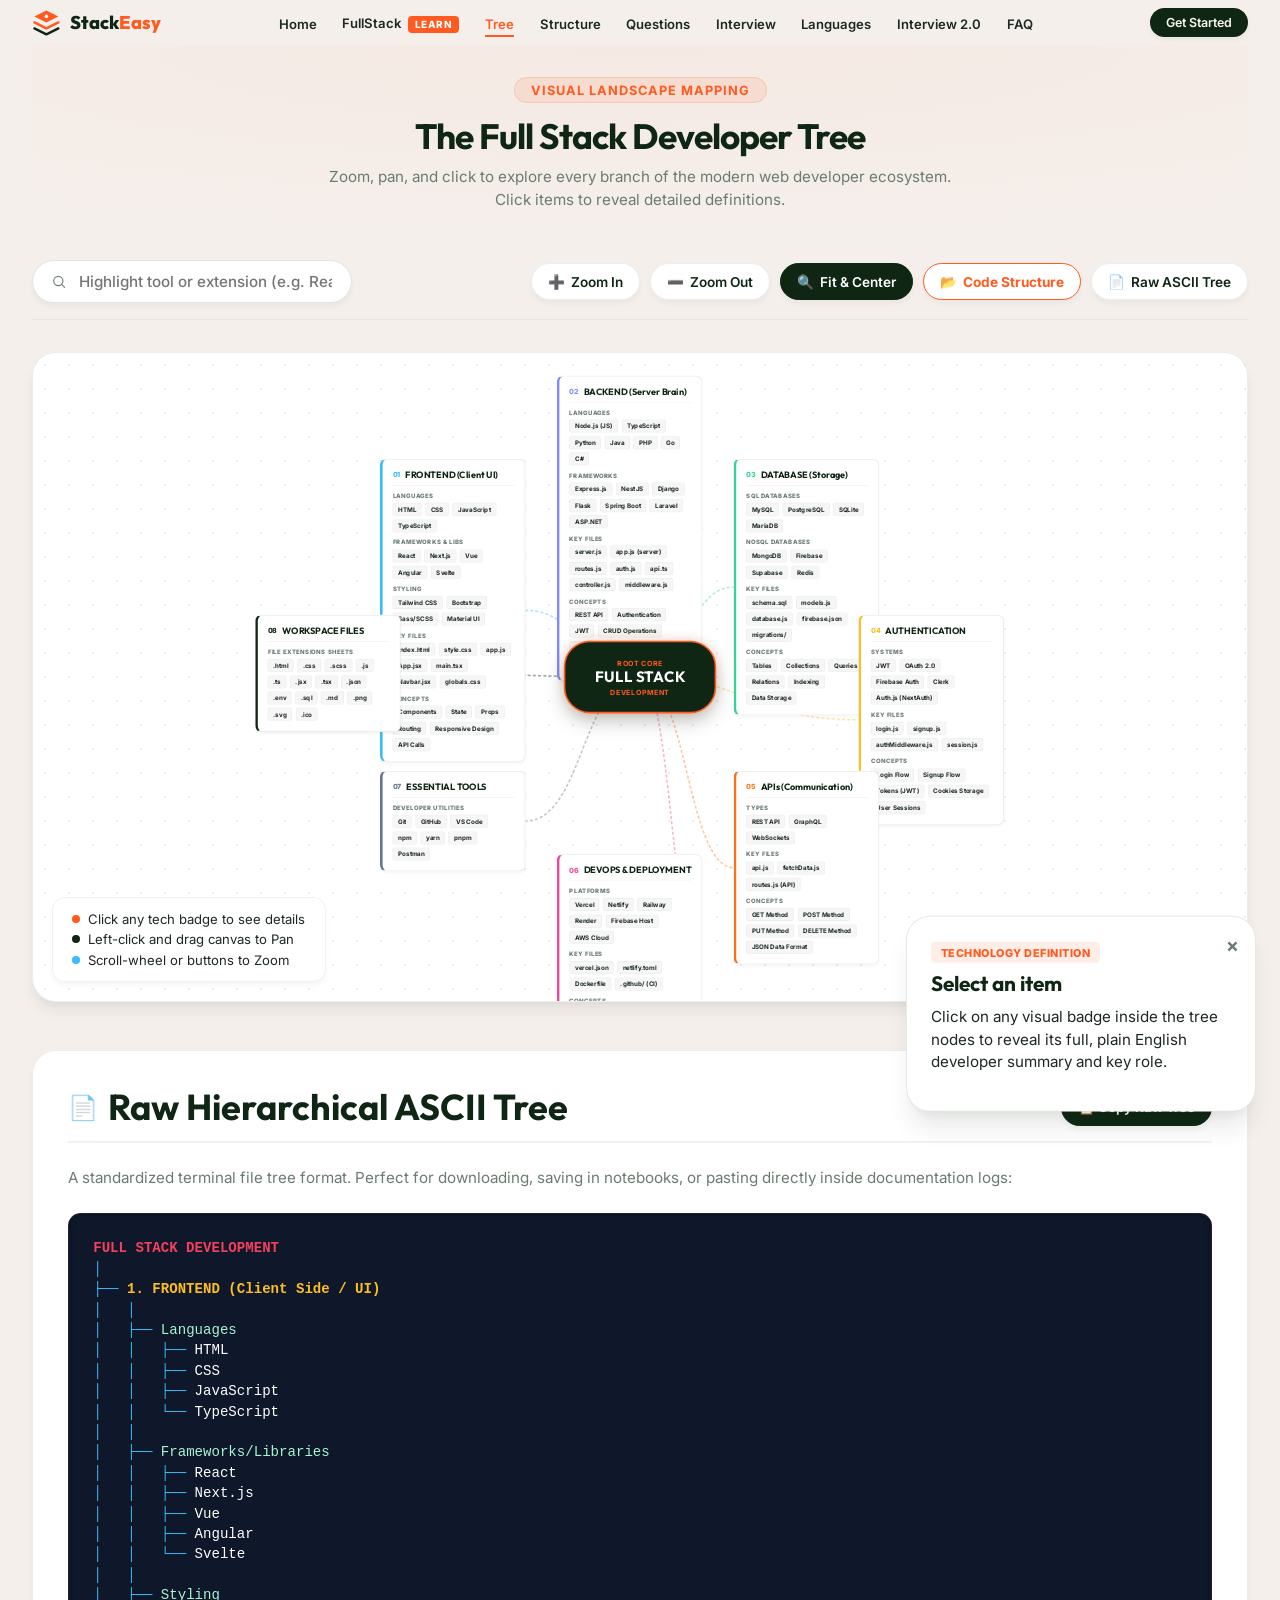
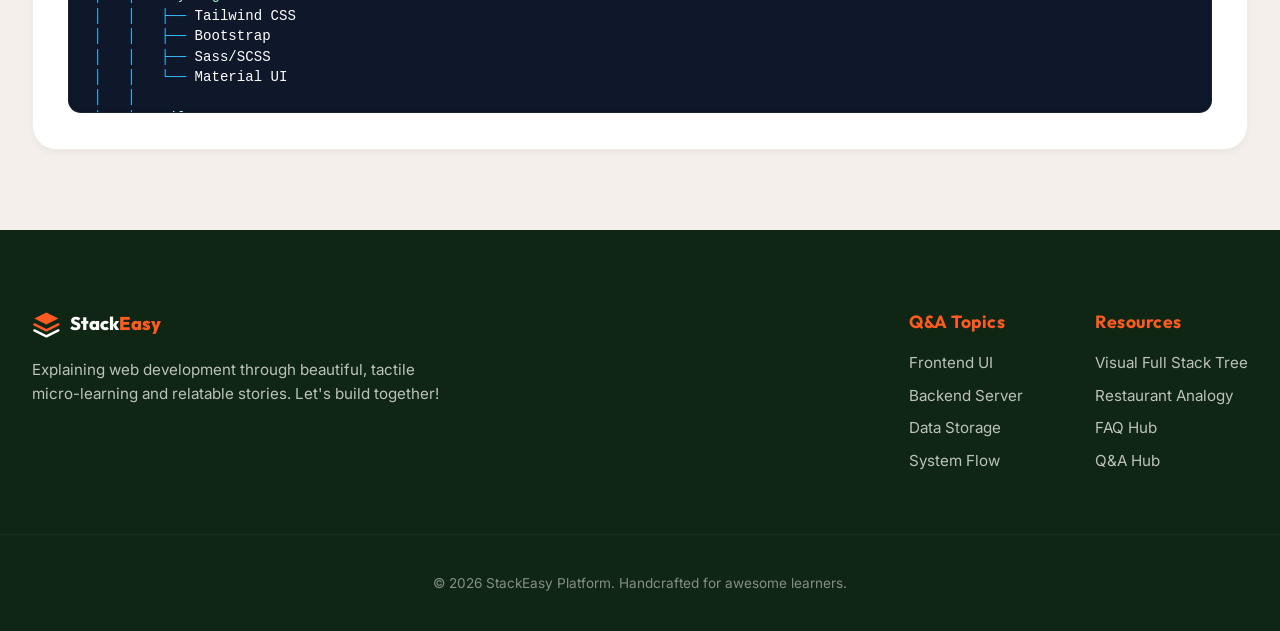
<file: tree.html>
<!DOCTYPE html>
<html lang="en">
<head>
  <meta charset="UTF-8">
  <meta name="viewport" content="width=device-width, initial-scale=1.0">
  <title>StackEasy | Interactive Full Stack Tree</title>
  <meta name="description" content="Explore a complete, interactive, and zoomable visual map of all full stack development layers, frameworks, databases, and file extensions.">
  <!-- Google Fonts -->
  <link rel="preconnect" href="https://fonts.googleapis.com">
  <link rel="preconnect" href="https://fonts.gstatic.com" crossorigin>
  <link href="https://fonts.googleapis.com/css2?family=Inter:wght@300;400;500;600;700&family=Outfit:wght@400;500;600;700;800&display=swap" rel="stylesheet">
  <!-- Main Stylesheet -->
  <link rel="stylesheet" href="styles.css">
  
  <style>
    /* ==========================================================================
       Tree Page Specific Visual Layouts & Canvas
       ========================================================================== */
    
    .tree-hero {
      padding: 2rem 0 1rem 0;
      text-align: center;
      background: radial-gradient(100% 100% at 50% 0%, rgba(255, 90, 31, 0.04) 0%, rgba(245, 239, 235, 0) 100%);
    }

    .tree-tagline {
      display: inline-block;
      background-color: rgba(255, 90, 31, 0.1);
      color: var(--color-orange-primary);
      font-family: var(--font-body);
      font-size: 0.8rem;
      font-weight: 700;
      letter-spacing: 1px;
      text-transform: uppercase;
      padding: 0.3rem 1.0rem;
      border-radius: 50px;
      margin-bottom: 0.8rem;
      border: 1px solid rgba(255, 90, 31, 0.15);
    }

    .tree-title {
      font-size: 2.2rem;
      color: var(--color-forest-dark);
      margin-bottom: 0.6rem;
      letter-spacing: -1px;
    }

    .tree-subtitle {
      font-size: 0.95rem;
      color: var(--color-text-muted);
      max-width: 650px;
      margin: 0 auto 1.0rem auto;
      line-height: 1.5;
    }

    /* Controls Bar */
    .tree-controls-wrapper {
      position: sticky;
      top: 70px;
      z-index: 99;
      background-color: rgba(245, 239, 235, 0.95);
      backdrop-filter: blur(8px);
      padding: 1rem 0;
      border-bottom: 1px solid rgba(15, 38, 21, 0.05);
      margin-bottom: 2rem;
    }

    .tree-controls {
      display: flex;
      flex-direction: column;
      gap: 1rem;
    }

    @media (min-width: 768px) {
      .tree-controls {
        flex-direction: row;
        align-items: center;
        justify-content: space-between;
      }
    }

    /* Search & Highlight Box */
    .tree-search-box {
      display: flex;
      align-items: center;
      gap: 0.8rem;
      background-color: var(--color-white);
      border: 1px solid rgba(15, 38, 21, 0.12);
      padding: 0.7rem 1.2rem;
      border-radius: 50px;
      width: 100%;
      max-width: 320px;
      box-shadow: var(--shadow-sm);
      transition: box-shadow var(--transition-normal), border-color var(--transition-normal);
    }

    .tree-search-box:focus-within {
      border-color: var(--color-orange-primary);
      box-shadow: var(--shadow-md);
    }

    .tree-search-box input {
      width: 100%;
      font-size: 0.95rem;
      font-weight: 500;
    }

    /* Action Buttons */
    .tree-btns-group {
      display: flex;
      flex-wrap: wrap;
      gap: 0.6rem;
    }

    .tree-btn {
      background-color: var(--color-white);
      border: 1px solid rgba(15, 38, 21, 0.08);
      color: var(--color-forest-dark);
      padding: 0.6rem 1rem;
      border-radius: 50px;
      font-weight: 600;
      font-size: 0.85rem;
      transition: var(--transition-fast);
      box-shadow: var(--shadow-sm);
      display: flex;
      align-items: center;
      gap: 0.4rem;
    }

    .tree-btn:hover {
      background-color: var(--color-pill-bg);
      transform: translateY(-1px);
    }

    .tree-btn:active {
      transform: translateY(0);
    }

    .tree-btn.accent {
      background-color: var(--color-forest-dark);
      color: var(--color-white);
      border-color: var(--color-forest-dark);
    }

    .tree-btn.accent:hover {
      background-color: var(--color-forest-med);
    }

    /* Blueprint Viewport & Canvas Workspace */
    .tree-viewport {
      width: 100%;
      height: 650px;
      background-color: var(--color-white);
      border-radius: var(--radius-md);
      border: 1px solid rgba(15, 38, 21, 0.08);
      box-shadow: var(--shadow-md);
      position: relative;
      overflow: hidden;
      cursor: grab;
      margin-bottom: 3rem;
      /* Dotted blueprint grid pattern */
      background-image: radial-gradient(rgba(15, 38, 21, 0.08) 1.2px, transparent 1.2px);
      background-size: 24px 24px;
    }

    .tree-viewport:active {
      cursor: grabbing;
    }

    /* Outer Wrapper for smooth transforms */
    .tree-canvas {
      position: absolute;
      width: 2800px;
      height: 1800px;
      top: 0;
      left: 0;
      transform-origin: 0 0;
      padding: 4rem;
      user-select: none;
      transition: transform 0.05s ease-out;
    }

    /* Core Root Hub Block */
    .tree-root-hub {
      position: absolute;
      left: 1300px;
      top: 800px;
      transform: translate(-50%, -50%);
      background-color: var(--color-forest-dark);
      color: var(--color-white);
      padding: 1.8rem 3.5rem;
      border-radius: 50px;
      box-shadow: 0 15px 35px rgba(15, 38, 21, 0.25), 0 0 20px rgba(255, 90, 31, 0.2);
      border: 3px solid var(--color-orange-primary);
      text-align: center;
      z-index: 10;
      cursor: grab;
      touch-action: none;
    }

    .tree-root-hub h2 {
      font-size: 1.8rem;
      letter-spacing: 1px;
      font-family: var(--font-heading);
      margin-bottom: 0.2rem;
    }

    .tree-root-hub span {
      font-size: 0.85rem;
      font-weight: 700;
      color: var(--color-orange-primary);
      text-transform: uppercase;
      letter-spacing: 1px;
    }

    /* Outer branches nodes layout */
    .branch-card {
      position: absolute;
      width: 280px;
      background-color: var(--color-white);
      border-radius: var(--radius-sm);
      border: 2px solid rgba(15, 38, 21, 0.08);
      box-shadow: var(--shadow-sm);
      padding: 1.2rem;
      transition: transform var(--transition-fast), box-shadow var(--transition-fast), border-color var(--transition-fast);
      z-index: 5;
      cursor: grab;
      touch-action: none;
    }

    .branch-card:hover {
      box-shadow: var(--shadow-lg);
      transform: translateY(-3px);
    }

    .branch-card.active-pulse {
      animation: badge-pulse 1.5s infinite alternate;
      border-width: 3px;
    }

    .branch-card-header {
      display: flex;
      align-items: center;
      gap: 0.6rem;
      border-bottom: 1px solid rgba(15, 38, 21, 0.06);
      padding-bottom: 0.6rem;
      margin-bottom: 0.8rem;
    }

    .branch-num {
      font-weight: 800;
      font-size: 0.85rem;
      color: var(--color-orange-primary);
    }

    .branch-title {
      font-size: 1.1rem;
      color: var(--color-forest-dark);
      font-weight: 700;
      font-family: var(--font-heading);
    }

    /* Badges & sub elements rendering */
    .tree-section-group {
      margin-bottom: 0.8rem;
    }

    .tree-section-group:last-child {
      margin-bottom: 0;
    }

    .tree-group-title {
      font-size: 0.72rem;
      font-weight: 800;
      color: var(--color-text-muted);
      text-transform: uppercase;
      letter-spacing: 0.5px;
      margin-bottom: 0.4rem;
    }

    .tree-badges-list {
      display: flex;
      flex-wrap: wrap;
      gap: 0.4rem;
    }

    .tree-node-badge {
      font-size: 0.75rem;
      font-weight: 700;
      padding: 0.25rem 0.6rem;
      border-radius: 4px;
      background-color: rgba(15, 38, 21, 0.04);
      color: var(--color-text-dark);
      border: 1px solid rgba(15, 38, 21, 0.06);
      transition: var(--transition-fast);
      cursor: pointer;
    }

    .tree-node-badge:hover {
      background-color: var(--color-forest-dark);
      color: var(--color-white);
      transform: scale(1.05);
    }

    .tree-node-badge.highlighted {
      animation: text-pulse 1.2s infinite alternate;
      border-color: var(--color-orange-primary) !important;
      background-color: rgba(255, 90, 31, 0.1) !important;
      color: var(--color-orange-primary) !important;
      font-weight: 800;
    }

    /* Colors and Classes corresponding to categories */
    .branch-card.frontend { border-left: 5px solid var(--color-frontend-blue); }
    .branch-card.frontend .branch-num { color: var(--color-frontend-blue); }
    .branch-card.frontend .tree-node-badge:hover { background-color: var(--color-frontend-blue); }

    .branch-card.backend { border-left: 5px solid var(--color-backend-purple); }
    .branch-card.backend .branch-num { color: var(--color-backend-purple); }
    .branch-card.backend .tree-node-badge:hover { background-color: var(--color-backend-purple); }

    .branch-card.database { border-left: 5px solid var(--color-database-green); }
    .branch-card.database .branch-num { color: var(--color-database-green); }
    .branch-card.database .tree-node-badge:hover { background-color: var(--color-database-green); }

    .branch-card.auth { border-left: 5px solid #fbbf24; }
    .branch-card.auth .branch-num { color: #fbbf24; }
    .branch-card.auth .tree-node-badge:hover { background-color: #fbbf24; color: var(--color-forest-dark); }

    .branch-card.apis { border-left: 5px solid #f97316; }
    .branch-card.apis .branch-num { color: #f97316; }
    .branch-card.apis .tree-node-badge:hover { background-color: #f97316; }

    .branch-card.devops { border-left: 5px solid #ec4899; }
    .branch-card.devops .branch-num { color: #ec4899; }
    .branch-card.devops .tree-node-badge:hover { background-color: #ec4899; }

    .branch-card.tools { border-left: 5px solid #64748b; }
    .branch-card.tools .branch-num { color: #64748b; }
    .branch-card.tools .tree-node-badge:hover { background-color: #64748b; }

    .branch-card.filetypes { border-left: 5px solid var(--color-forest-dark); }
    .branch-card.filetypes .branch-num { color: var(--color-forest-dark); }
    .branch-card.filetypes .tree-node-badge:hover { background-color: var(--color-forest-dark); }

    /* SVG Connections overlay */
    .tree-svg-connections {
      position: absolute;
      top: 0;
      left: 0;
      width: 100%;
      height: 100%;
      pointer-events: none;
      z-index: 1;
    }

    /* DND Floating details card */
    .tree-details-card {
      position: fixed;
      bottom: 24px;
      right: 24px;
      width: 350px;
      background-color: var(--color-white);
      border-radius: var(--radius-md);
      box-shadow: var(--shadow-lg);
      border: 1px solid rgba(15, 38, 21, 0.1);
      z-index: 200;
      padding: 1.5rem;
      transform: translateY(120%);
      transition: transform var(--transition-normal);
    }

    .tree-details-card.open {
      transform: translateY(0);
    }

    .details-close-btn {
      position: absolute;
      top: 1rem;
      right: 1rem;
      font-size: 1.2rem;
      font-weight: 700;
      color: var(--color-text-muted);
      cursor: pointer;
    }

    .details-tag {
      display: inline-block;
      font-size: 0.68rem;
      font-weight: 800;
      text-transform: uppercase;
      letter-spacing: 0.5px;
      background-color: rgba(255, 90, 31, 0.1);
      color: var(--color-orange-primary);
      padding: 0.2rem 0.6rem;
      border-radius: 4px;
      margin-bottom: 0.6rem;
    }

    .details-title {
      font-family: var(--font-heading);
      font-size: 1.3rem;
      color: var(--color-forest-dark);
      margin-bottom: 0.6rem;
    }

    .details-body {
      font-size: 0.95rem;
      line-height: 1.5;
      color: var(--color-text-dark);
      margin-bottom: 0.8rem;
    }

    .details-body strong {
      color: var(--color-forest-dark);
    }

    .details-filetype-highlight {
      font-family: 'Courier New', Courier, monospace;
      background-color: rgba(15, 38, 21, 0.05);
      padding: 0.1rem 0.3rem;
      border-radius: 3px;
      font-weight: 700;
    }

    /* Mini Instruction Map Legend overlay */
    .tree-legend {
      position: absolute;
      bottom: 1.2rem;
      left: 1.2rem;
      background-color: rgba(255, 255, 255, 0.92);
      backdrop-filter: blur(4px);
      padding: 0.8rem 1.2rem;
      border-radius: var(--radius-sm);
      border: 1px solid rgba(15, 38, 21, 0.06);
      z-index: 10;
      font-size: 0.82rem;
      display: flex;
      flex-direction: column;
      gap: 0.3rem;
      pointer-events: none;
      box-shadow: var(--shadow-sm);
    }

    .legend-item {
      display: flex;
      align-items: center;
      gap: 0.5rem;
    }

    .legend-dot {
      width: 8px;
      height: 8px;
      border-radius: 50%;
    }

    /* Collapsible Raw ASCII View Section */
    .ascii-section-container {
      background-color: var(--color-white);
      border-radius: var(--radius-md);
      border: 1px solid rgba(15, 38, 21, 0.08);
      box-shadow: var(--shadow-sm);
      padding: 2.2rem;
      margin-bottom: 5rem;
    }

    .ascii-header {
      display: flex;
      align-items: center;
      justify-content: space-between;
      border-bottom: 2px solid rgba(15, 38, 21, 0.06);
      padding-bottom: 0.8rem;
      margin-bottom: 1.5rem;
    }

    .ascii-title {
      font-size: 1.5rem;
      color: var(--color-forest-dark);
      display: flex;
      align-items: center;
      gap: 0.6rem;
    }

    .ascii-code-box {
      background-color: #0f172a;
      border-radius: var(--radius-sm);
      padding: 1.5rem;
      font-family: 'Courier New', Courier, monospace;
      font-size: 0.88rem;
      color: #38bdf8;
      overflow-x: auto;
      line-height: 1.45;
      max-height: 500px;
      border: 1px solid rgba(255, 255, 255, 0.05);
      box-shadow: inset 0 2px 5px rgba(0,0,0,0.3);
    }

    .ascii-code-box span.folder-root { color: #f43f5e; font-weight: bold; }
    .ascii-code-box span.folder-branch { color: #fbbf24; font-weight: bold; }
    .ascii-code-box span.folder-sub { color: #a7f3d0; }
    .ascii-code-box span.folder-item { color: #ffffff; }

    /* Animations */
    @keyframes badge-pulse {
      0% { border-color: rgba(255, 90, 31, 0.2); box-shadow: 0 0 5px rgba(255, 90, 31, 0.1); }
      100% { border-color: rgba(255, 90, 31, 0.8); box-shadow: 0 0 18px rgba(255, 90, 31, 0.4); }
    }

    @keyframes text-pulse {
      0% { transform: scale(1); box-shadow: 0 0 2px rgba(255, 90, 31, 0.1); }
      100% { transform: scale(1.08); box-shadow: 0 0 10px rgba(255, 90, 31, 0.3); }
    }

    /* Active Draggable Styles */
    .branch-card.dragging {
      z-index: 1000 !important;
      cursor: grabbing !important;
      box-shadow: var(--shadow-xl), 0 20px 40px rgba(15, 38, 21, 0.15) !important;
      border-color: var(--color-orange-primary) !important;
      transform: scale(1.02) !important;
      transition: none !important;
    }

    .tree-root-hub.dragging {
      z-index: 1000 !important;
      cursor: grabbing !important;
      box-shadow: 0 20px 40px rgba(15, 38, 21, 0.35), 0 0 30px rgba(255, 90, 31, 0.4) !important;
      border-color: var(--color-orange-primary) !important;
      transform: translate(-50%, -50%) scale(1.03) !important;
      transition: none !important;
    }
  </style>
</head>
<body>

  <!-- Top Navbar Header -->
  <header class="navbar-header">
    <div class="navbar-container">
      <!-- Logo -->
      <a href="index.html" class="logo-group" id="logo-main">
        <svg class="logo-icon" viewBox="0 0 24 24" fill="none" xmlns="http://www.w3.org/2000/svg">
          <path d="M12 2L2 7L12 12L22 7L12 2Z" fill="#FF5A1F"/>
          <path d="M2 17L12 22L22 17" stroke="#0F2615" stroke-width="2" stroke-linecap="round" stroke-linejoin="round"/>
          <path d="M2 12L12 17L22 12" stroke="#FF5A1F" stroke-width="2" stroke-linecap="round" stroke-linejoin="round"/>
          <circle cx="12" cy="7" r="1.5" fill="#FFFFFF"/>
        </svg>
        <span class="logo-text">Stack<span>Easy</span></span>
      </a>

      <!-- Desktop Links -->
      <nav class="nav-links-container">
        <ul class="nav-links">
          <li><a href="index.html" class="nav-link">Home</a></li>
          <li><a href="index.html#fullstack" class="nav-link">FullStack <span class="nav-badge">Learn</span></a></li>
          <li><a href="tree.html" class="nav-link active">Tree</a></li>
          <li><a href="structure.html" class="nav-link">Structure</a></li>
          <li><a href="questions.html" class="nav-link">Questions</a></li>
          <li><a href="interview.html" class="nav-link nav-interview-trigger">Interview</a></li>
          <li class="nav-languages-item"><a href="languages.html" class="nav-link">Languages</a></li>
          <li><a href="interview2.html" class="nav-link">Interview 2.0</a></li>
          <li><a href="index.html#faq" class="nav-link">FAQ</a></li>
        </ul>
      </nav>

      <!-- CTA -->
      <div class="nav-actions">
        <a href="index.html#customizer" class="btn-nav-cta">Get Started</a>
        <button class="mobile-toggle" aria-label="Toggle Menu" id="mobile-menu-btn">
          <span></span>
          <span></span>
          <span></span>
        </button>
      </div>
    </div>
  </header>

  <!-- Mobile Drawer Menu -->
  <div class="mobile-drawer" id="mobile-drawer">
    <ul class="drawer-links">
      <li><a href="index.html" class="drawer-link">Home</a></li>
      <li><a href="index.html#fullstack" class="drawer-link">FullStack</a></li>
      <li><a href="tree.html" class="drawer-link active">Tree</a></li>
      <li><a href="structure.html" class="drawer-link">Structure</a></li>
      <li><a href="questions.html" class="drawer-link">Questions</a></li>
      <li><a href="interview.html" class="drawer-link">Interview</a></li>
      <li><a href="interview2.html" class="drawer-link">Interview 2.0</a></li>
      <li><a href="languages.html" class="drawer-link">Languages</a></li>
      <li><a href="index.html#faq" class="drawer-link">FAQ</a></li>
    </ul>
  </div>

  <main class="page-container">
    
    <!-- Hero Header -->
    <section class="tree-hero">
      <span class="tree-tagline">Visual Landscape Mapping</span>
      <h1 class="tree-title">The Full Stack Developer Tree</h1>
      <p class="tree-subtitle">
        Zoom, pan, and click to explore every branch of the modern web developer ecosystem. Click items to reveal detailed definitions.
      </p>
    </section>

    <!-- Interactive Sticky Search and Controls Bar -->
    <section class="tree-controls-wrapper">
      <div class="tree-controls">
        <!-- Live Filter Highlighter -->
        <div class="tree-search-box">
          <svg class="search-icon" viewBox="0 0 24 24" fill="none" xmlns="http://www.w3.org/2000/svg">
            <circle cx="11" cy="11" r="8" stroke="#717E75" stroke-width="2"/>
            <line x1="16.5" y1="16.5" x2="22" y2="22" stroke="#717E75" stroke-width="2" stroke-linecap="round"/>
          </svg>
          <input type="text" placeholder="Highlight tool or extension (e.g. React)..." id="tree-search-input" aria-label="Search tree nodes">
        </div>

        <!-- Controls (Zoom In, Zoom Out, Fit) -->
        <div class="tree-btns-group">
          <button class="tree-btn" id="btn-zoom-in" title="Zoom In">
            <span>➕</span> Zoom In
          </button>
          <button class="tree-btn" id="btn-zoom-out" title="Zoom Out">
            <span>➖</span> Zoom Out
          </button>
          <button class="tree-btn accent" id="btn-zoom-fit" title="Fit to Viewport">
            <span>🔍</span> Fit & Center
          </button>
          <a href="structure.html" class="tree-btn" style="border-color: var(--color-orange-primary); color: var(--color-orange-primary); font-weight: 700;" title="View File & Code Structures">
            <span>📂</span> Code Structure
          </a>
          <a href="#raw-ascii-view" class="tree-btn" title="View text tree">
            <span>📄</span> Raw ASCII Tree
          </a>
        </div>
      </div>
    </section>

    <!-- Dotted Blueprint Drag-and-Zoom Canvas Sandbox -->
    <section class="tree-viewport" id="tree-viewport">
      
      <div class="tree-canvas" id="tree-canvas">
        
        <!-- SVG connecting lines drawn dynamically by Javascript -->
        <svg class="tree-svg-connections" id="tree-svg-connections"></svg>

        <!-- Central Core Root Node -->
        <div class="tree-root-hub" id="root-node">
          <span>Root Core</span>
          <h2>FULL STACK</h2>
          <span>DEVELOPMENT</span>
        </div>

        <!-- ==========================================
             BRANCHES - Placed Absolute relative to Root
             ========================================== -->

        <!-- BRANCH 1: FRONTEND (Client Side) -->
        <div class="branch-card frontend" id="branch-frontend" style="left: 800px; top: 380px;">
          <div class="branch-card-header">
            <span class="branch-num">01</span>
            <h3 class="branch-title">FRONTEND (Client UI)</h3>
          </div>
          
          <div class="tree-section-group">
            <div class="tree-group-title">Languages</div>
            <div class="tree-badges-list">
              <span class="tree-node-badge" data-key="html">HTML</span>
              <span class="tree-node-badge" data-key="css">CSS</span>
              <span class="tree-node-badge" data-key="js">JavaScript</span>
              <span class="tree-node-badge" data-key="ts">TypeScript</span>
            </div>
          </div>

          <div class="tree-section-group">
            <div class="tree-group-title">Frameworks & Libs</div>
            <div class="tree-badges-list">
              <span class="tree-node-badge" data-key="react">React</span>
              <span class="tree-node-badge" data-key="nextjs">Next.js</span>
              <span class="tree-node-badge" data-key="vue">Vue</span>
              <span class="tree-node-badge" data-key="angular">Angular</span>
              <span class="tree-node-badge" data-key="svelte">Svelte</span>
            </div>
          </div>

          <div class="tree-section-group">
            <div class="tree-group-title">Styling</div>
            <div class="tree-badges-list">
              <span class="tree-node-badge" data-key="tailwind">Tailwind CSS</span>
              <span class="tree-node-badge" data-key="bootstrap">Bootstrap</span>
              <span class="tree-node-badge" data-key="sass">Sass/SCSS</span>
              <span class="tree-node-badge" data-key="mui">Material UI</span>
            </div>
          </div>

          <div class="tree-section-group">
            <div class="tree-group-title">Key Files</div>
            <div class="tree-badges-list">
              <span class="tree-node-badge" data-key="index-html">index.html</span>
              <span class="tree-node-badge" data-key="style-css">style.css</span>
              <span class="tree-node-badge" data-key="app-js">app.js</span>
              <span class="tree-node-badge" data-key="app-jsx">App.jsx</span>
              <span class="tree-node-badge" data-key="main-tsx">main.tsx</span>
              <span class="tree-node-badge" data-key="navbar-jsx">Navbar.jsx</span>
              <span class="tree-node-badge" data-key="globals-css">globals.css</span>
            </div>
          </div>

          <div class="tree-section-group">
            <div class="tree-group-title">Concepts</div>
            <div class="tree-badges-list">
              <span class="tree-node-badge" data-key="components">Components</span>
              <span class="tree-node-badge" data-key="state">State</span>
              <span class="tree-node-badge" data-key="props">Props</span>
              <span class="tree-node-badge" data-key="routing">Routing</span>
              <span class="tree-node-badge" data-key="responsive">Responsive Design</span>
              <span class="tree-node-badge" data-key="api-calls">API Calls</span>
            </div>
          </div>
        </div>

        <!-- BRANCH 2: BACKEND (Server Side) -->
        <div class="branch-card backend" id="branch-backend" style="left: 1140px; top: 220px;">
          <div class="branch-card-header">
            <span class="branch-num">02</span>
            <h3 class="branch-title">BACKEND (Server Brain)</h3>
          </div>
          
          <div class="tree-section-group">
            <div class="tree-group-title">Languages</div>
            <div class="tree-badges-list">
              <span class="tree-node-badge" data-key="node">Node.js (JS)</span>
              <span class="tree-node-badge" data-key="ts-back">TypeScript</span>
              <span class="tree-node-badge" data-key="python">Python</span>
              <span class="tree-node-badge" data-key="java">Java</span>
              <span class="tree-node-badge" data-key="php">PHP</span>
              <span class="tree-node-badge" data-key="go">Go</span>
              <span class="tree-node-badge" data-key="csharp">C#</span>
            </div>
          </div>

          <div class="tree-section-group">
            <div class="tree-group-title">Frameworks</div>
            <div class="tree-badges-list">
              <span class="tree-node-badge" data-key="express">Express.js</span>
              <span class="tree-node-badge" data-key="nestjs">NestJS</span>
              <span class="tree-node-badge" data-key="django">Django</span>
              <span class="tree-node-badge" data-key="flask">Flask</span>
              <span class="tree-node-badge" data-key="spring">Spring Boot</span>
              <span class="tree-node-badge" data-key="laravel">Laravel</span>
              <span class="tree-node-badge" data-key="asp">ASP.NET</span>
            </div>
          </div>

          <div class="tree-section-group">
            <div class="tree-group-title">Key Files</div>
            <div class="tree-badges-list">
              <span class="tree-node-badge" data-key="server-js">server.js</span>
              <span class="tree-node-badge" data-key="app-py">app.js (server)</span>
              <span class="tree-node-badge" data-key="routes-js">routes.js</span>
              <span class="tree-node-badge" data-key="auth-js">auth.js</span>
              <span class="tree-node-badge" data-key="api-ts">api.ts</span>
              <span class="tree-node-badge" data-key="controller-js">controller.js</span>
              <span class="tree-node-badge" data-key="middleware-js">middleware.js</span>
            </div>
          </div>

          <div class="tree-section-group">
            <div class="tree-group-title">Concepts</div>
            <div class="tree-badges-list">
              <span class="tree-node-badge" data-key="rest-api">REST API</span>
              <span class="tree-node-badge" data-key="auth-concept">Authentication</span>
              <span class="tree-node-badge" data-key="jwt-concept">JWT</span>
              <span class="tree-node-badge" data-key="crud">CRUD Operations</span>
              <span class="tree-node-badge" data-key="middleware">Middleware</span>
              <span class="tree-node-badge" data-key="sessions">Sessions</span>
              <span class="tree-node-badge" data-key="upload">File Upload</span>
            </div>
          </div>
        </div>

        <!-- BRANCH 3: DATABASE -->
        <div class="branch-card database" id="branch-database" style="left: 1480px; top: 380px;">
          <div class="branch-card-header">
            <span class="branch-num">03</span>
            <h3 class="branch-title">DATABASE (Storage)</h3>
          </div>
          
          <div class="tree-section-group">
            <div class="tree-group-title">SQL Databases</div>
            <div class="tree-badges-list">
              <span class="tree-node-badge" data-key="mysql">MySQL</span>
              <span class="tree-node-badge" data-key="postgres">PostgreSQL</span>
              <span class="tree-node-badge" data-key="sqlite">SQLite</span>
              <span class="tree-node-badge" data-key="mariadb">MariaDB</span>
            </div>
          </div>

          <div class="tree-section-group">
            <div class="tree-group-title">NoSQL Databases</div>
            <div class="tree-badges-list">
              <span class="tree-node-badge" data-key="mongodb">MongoDB</span>
              <span class="tree-node-badge" data-key="firebase">Firebase</span>
              <span class="tree-node-badge" data-key="supabase">Supabase</span>
              <span class="tree-node-badge" data-key="redis">Redis</span>
            </div>
          </div>

          <div class="tree-section-group">
            <div class="tree-group-title">Key Files</div>
            <div class="tree-badges-list">
              <span class="tree-node-badge" data-key="schema-sql">schema.sql</span>
              <span class="tree-node-badge" data-key="models-js">models.js</span>
              <span class="tree-node-badge" data-key="database-js">database.js</span>
              <span class="tree-node-badge" data-key="firebase-json">firebase.json</span>
              <span class="tree-node-badge" data-key="migrations">migrations/</span>
            </div>
          </div>

          <div class="tree-section-group">
            <div class="tree-group-title">Concepts</div>
            <div class="tree-badges-list">
              <span class="tree-node-badge" data-key="tables">Tables</span>
              <span class="tree-node-badge" data-key="collections">Collections</span>
              <span class="tree-node-badge" data-key="queries">Queries</span>
              <span class="tree-node-badge" data-key="relations">Relations</span>
              <span class="tree-node-badge" data-key="indexing">Indexing</span>
              <span class="tree-node-badge" data-key="storage">Data Storage</span>
            </div>
          </div>
        </div>

        <!-- BRANCH 4: AUTHENTICATION -->
        <div class="branch-card auth" id="branch-auth" style="left: 1720px; top: 680px;">
          <div class="branch-card-header">
            <span class="branch-num">04</span>
            <h3 class="branch-title">AUTHENTICATION</h3>
          </div>
          
          <div class="tree-section-group">
            <div class="tree-group-title">Systems</div>
            <div class="tree-badges-list">
              <span class="tree-node-badge" data-key="jwt-sys">JWT</span>
              <span class="tree-node-badge" data-key="oauth">OAuth 2.0</span>
              <span class="tree-node-badge" data-key="firebase-auth">Firebase Auth</span>
              <span class="tree-node-badge" data-key="clerk">Clerk</span>
              <span class="tree-node-badge" data-key="auth-js-sys">Auth.js (NextAuth)</span>
            </div>
          </div>

          <div class="tree-section-group">
            <div class="tree-group-title">Key Files</div>
            <div class="tree-badges-list">
              <span class="tree-node-badge" data-key="login-js">login.js</span>
              <span class="tree-node-badge" data-key="signup-js">signup.js</span>
              <span class="tree-node-badge" data-key="authmiddleware-js">authMiddleware.js</span>
              <span class="tree-node-badge" data-key="session-js">session.js</span>
            </div>
          </div>

          <div class="tree-section-group">
            <div class="tree-group-title">Concepts</div>
            <div class="tree-badges-list">
              <span class="tree-node-badge" data-key="login-concept">Login Flow</span>
              <span class="tree-node-badge" data-key="signup-concept">Signup Flow</span>
              <span class="tree-node-badge" data-key="tokens">Tokens (JWT)</span>
              <span class="tree-node-badge" data-key="cookies">Cookies Storage</span>
              <span class="tree-node-badge" data-key="user-sessions">User Sessions</span>
            </div>
          </div>
        </div>

        <!-- BRANCH 5: APIs -->
        <div class="branch-card apis" id="branch-apis" style="left: 1480px; top: 980px;">
          <div class="branch-card-header">
            <span class="branch-num">05</span>
            <h3 class="branch-title">APIs (Communication)</h3>
          </div>
          
          <div class="tree-section-group">
            <div class="tree-group-title">Types</div>
            <div class="tree-badges-list">
              <span class="tree-node-badge" data-key="rest-types">REST API</span>
              <span class="tree-node-badge" data-key="graphql">GraphQL</span>
              <span class="tree-node-badge" data-key="websockets">WebSockets</span>
            </div>
          </div>

          <div class="tree-section-group">
            <div class="tree-group-title">Key Files</div>
            <div class="tree-badges-list">
              <span class="tree-node-badge" data-key="api-js-file">api.js</span>
              <span class="tree-node-badge" data-key="fetchdata-js">fetchData.js</span>
              <span class="tree-node-badge" data-key="routes-js-api">routes.js (API)</span>
            </div>
          </div>

          <div class="tree-section-group">
            <div class="tree-group-title">Concepts</div>
            <div class="tree-badges-list">
              <span class="tree-node-badge" data-key="get-req">GET Method</span>
              <span class="tree-node-badge" data-key="post-req">POST Method</span>
              <span class="tree-node-badge" data-key="put-req">PUT Method</span>
              <span class="tree-node-badge" data-key="delete-req">DELETE Method</span>
              <span class="tree-node-badge" data-key="json-format">JSON Data Format</span>
            </div>
          </div>
        </div>

        <!-- BRANCH 6: DEVOPS & DEPLOYMENT -->
        <div class="branch-card devops" id="branch-devops" style="left: 1140px; top: 1140px;">
          <div class="branch-card-header">
            <span class="branch-num">06</span>
            <h3 class="branch-title">DEVOPS & DEPLOYMENT</h3>
          </div>
          
          <div class="tree-section-group">
            <div class="tree-group-title">Platforms</div>
            <div class="tree-badges-list">
              <span class="tree-node-badge" data-key="vercel">Vercel</span>
              <span class="tree-node-badge" data-key="netlify">Netlify</span>
              <span class="tree-node-badge" data-key="railway">Railway</span>
              <span class="tree-node-badge" data-key="render">Render</span>
              <span class="tree-node-badge" data-key="firebase-hosting">Firebase Host</span>
              <span class="tree-node-badge" data-key="aws">AWS Cloud</span>
            </div>
          </div>

          <div class="tree-section-group">
            <div class="tree-group-title">Key Files</div>
            <div class="tree-badges-list">
              <span class="tree-node-badge" data-key="vercel-json">vercel.json</span>
              <span class="tree-node-badge" data-key="netlify-toml">netlify.toml</span>
              <span class="tree-node-badge" data-key="dockerfile">Dockerfile</span>
              <span class="tree-node-badge" data-key="github-workflows">.github/ (CI)</span>
            </div>
          </div>

          <div class="tree-section-group">
            <div class="tree-group-title">Concepts</div>
            <div class="tree-badges-list">
              <span class="tree-node-badge" data-key="hosting">Cloud Hosting</span>
              <span class="tree-node-badge" data-key="cicd">CI/CD Pipelines</span>
              <span class="tree-node-badge" data-key="domain">Custom Domains</span>
              <span class="tree-node-badge" data-key="ssl">SSL Certificates</span>
              <span class="tree-node-badge" data-key="env-vars">Env Variables</span>
            </div>
          </div>
        </div>

        <!-- BRANCH 7: TOOLS -->
        <div class="branch-card tools" id="branch-tools" style="left: 800px; top: 980px;">
          <div class="branch-card-header">
            <span class="branch-num">07</span>
            <h3 class="branch-title">ESSENTIAL TOOLS</h3>
          </div>
          
          <div class="tree-section-group">
            <div class="tree-group-title">Developer Utilities</div>
            <div class="tree-badges-list">
              <span class="tree-node-badge" data-key="git-tool">Git</span>
              <span class="tree-node-badge" data-key="github-tool">GitHub</span>
              <span class="tree-node-badge" data-key="vscode">VS Code</span>
              <span class="tree-node-badge" data-key="npm-tool">npm</span>
              <span class="tree-node-badge" data-key="yarn-tool">yarn</span>
              <span class="tree-node-badge" data-key="pnpm-tool">pnpm</span>
              <span class="tree-node-badge" data-key="postman">Postman</span>
            </div>
          </div>
        </div>

        <!-- BRANCH 8: FILE TYPES -->
        <div class="branch-card filetypes" id="branch-filetypes" style="left: 560px; top: 680px;">
          <div class="branch-card-header">
            <span class="branch-num">08</span>
            <h3 class="branch-title">WORKSPACE FILES</h3>
          </div>
          
          <div class="tree-section-group">
            <div class="tree-group-title">File Extensions Sheets</div>
            <div class="tree-badges-list">
              <span class="tree-node-badge" data-key="f-html">.html</span>
              <span class="tree-node-badge" data-key="f-css">.css</span>
              <span class="tree-node-badge" data-key="f-scss">.scss</span>
              <span class="tree-node-badge" data-key="f-js">.js</span>
              <span class="tree-node-badge" data-key="f-ts">.ts</span>
              <span class="tree-node-badge" data-key="f-jsx">.jsx</span>
              <span class="tree-node-badge" data-key="f-tsx">.tsx</span>
              <span class="tree-node-badge" data-key="f-json">.json</span>
              <span class="tree-node-badge" data-key="f-env">.env</span>
              <span class="tree-node-badge" data-key="f-sql">.sql</span>
              <span class="tree-node-badge" data-key="f-md">.md</span>
              <span class="tree-node-badge" data-key="f-png">.png</span>
              <span class="tree-node-badge" data-key="f-svg">.svg</span>
              <span class="tree-node-badge" data-key="f-ico">.ico</span>
            </div>
          </div>
        </div>

      </div>

      <!-- Instruction Legend Overlay -->
      <div class="tree-legend">
        <div class="legend-item">
          <span class="legend-dot" style="background-color: var(--color-orange-primary);"></span>
          <span>Click any tech badge to see details</span>
        </div>
        <div class="legend-item">
          <span class="legend-dot" style="background-color: var(--color-forest-dark);"></span>
          <span>Left-click and drag canvas to Pan</span>
        </div>
        <div class="legend-item">
          <span class="legend-dot" style="background-color: var(--color-frontend-blue);"></span>
          <span>Scroll-wheel or buttons to Zoom</span>
        </div>
      </div>

    </section>

    <!-- Floating Details Card Panel for Node Clicks -->
    <div class="tree-details-card" id="tree-details-card">
      <span class="details-close-btn" id="details-close-btn">&times;</span>
      <span class="details-tag" id="details-tag">Technology Definition</span>
      <h4 class="details-title" id="details-title">Select an item</h4>
      <p class="details-body" id="details-body">Click on any visual badge inside the tree nodes to reveal its full, plain English developer summary and key role.</p>
    </div>

    <!-- ==========================================
         RAW COLLAPSIBLE TEXT BRANCH ASCII VIEW
         ========================================== -->
    <section class="ascii-section-container" id="raw-ascii-view">
      <div class="ascii-header">
        <div class="ascii-title">
          <span>📄</span>
          <h2>Raw Hierarchical ASCII Tree</h2>
        </div>
        <button class="tree-btn accent" id="btn-copy-ascii">📋 Copy Raw Tree</button>
      </div>

      <p style="font-size: 0.95rem; color: var(--color-text-muted); margin-bottom: 1.5rem; line-height: 1.5;">
        A standardized terminal file tree format. Perfect for downloading, saving in notebooks, or pasting directly inside documentation logs:
      </p>

      <pre class="ascii-code-box" id="ascii-raw-content"><span class="folder-root">FULL STACK DEVELOPMENT</span>
│
├── <span class="folder-branch">1. FRONTEND (Client Side / UI)</span>
│   │
│   ├── <span class="folder-sub">Languages</span>
│   │   ├── <span class="folder-item">HTML</span>
│   │   ├── <span class="folder-item">CSS</span>
│   │   ├── <span class="folder-item">JavaScript</span>
│   │   └── <span class="folder-item">TypeScript</span>
│   │
│   ├── <span class="folder-sub">Frameworks/Libraries</span>
│   │   ├── <span class="folder-item">React</span>
│   │   ├── <span class="folder-item">Next.js</span>
│   │   ├── <span class="folder-item">Vue</span>
│   │   ├── <span class="folder-item">Angular</span>
│   │   └── <span class="folder-item">Svelte</span>
│   │
│   ├── <span class="folder-sub">Styling</span>
│   │   ├── <span class="folder-item">Tailwind CSS</span>
│   │   ├── <span class="folder-item">Bootstrap</span>
│   │   ├── <span class="folder-item">Sass/SCSS</span>
│   │   └── <span class="folder-item">Material UI</span>
│   │
│   ├── <span class="folder-sub">Files</span>
│   │   ├── <span class="folder-item">index.html</span>
│   │   ├── <span class="folder-item">style.css</span>
│   │   ├── <span class="folder-item">app.js</span>
│   │   ├── <span class="folder-item">App.jsx</span>
│   │   ├── <span class="folder-item">main.tsx</span>
│   │   ├── <span class="folder-item">Navbar.jsx</span>
│   │   └── <span class="folder-item">globals.css</span>
│   │
│   └── <span class="folder-sub">Concepts</span>
│       ├── <span class="folder-item">Components</span>
│       ├── <span class="folder-item">State</span>
│       ├── <span class="folder-item">Props</span>
│       ├── <span class="folder-item">Routing</span>
│       ├── <span class="folder-item">Responsive Design</span>
│       └── <span class="folder-item">API Calls</span>
│
├── <span class="folder-branch">2. BACKEND (Server Side)</span>
│   │
│   ├── <span class="folder-sub">Languages</span>
│   │   ├── <span class="folder-item">JavaScript (Node.js)</span>
│   │   ├── <span class="folder-item">TypeScript</span>
│   │   ├── <span class="folder-item">Python</span>
│   │   ├── <span class="folder-item">Java</span>
│   │   ├── <span class="folder-item">PHP</span>
│   │   ├── <span class="folder-item">Go</span>
│   │   └── <span class="folder-item">C#</span>
│   │
│   ├── <span class="folder-sub">Frameworks</span>
│   │   ├── <span class="folder-item">Express.js</span>
│   │   ├── <span class="folder-item">NestJS</span>
│   │   ├── <span class="folder-item">Django</span>
│   │   ├── <span class="folder-item">Flask</span>
│   │   ├── <span class="folder-item">Spring Boot</span>
│   │   ├── <span class="folder-item">Laravel</span>
│   │   └── <span class="folder-item">ASP.NET</span>
│   │
│   ├── <span class="folder-sub">Files</span>
│   │   ├── <span class="folder-item">server.js</span>
│   │   ├── <span class="folder-item">app.js (server)</span>
│   │   ├── <span class="folder-item">routes.js</span>
│   │   ├── <span class="folder-item">auth.js</span>
│   │   ├── <span class="folder-item">api.ts</span>
│   │   ├── <span class="folder-item">controller.js</span>
│   │   └── <span class="folder-item">middleware.js</span>
│   │
│   └── <span class="folder-sub">Concepts</span>
│       ├── <span class="folder-item">REST API</span>
│       ├── <span class="folder-item">Authentication</span>
│       ├── <span class="folder-item">JWT</span>
│       ├── <span class="folder-item">CRUD</span>
│       ├── <span class="folder-item">Middleware</span>
│       ├── <span class="folder-item">Sessions</span>
│       └── <span class="folder-item">File Upload</span>
│
├── <span class="folder-branch">3. DATABASE</span>
│   │
│   ├── <span class="folder-sub">SQL Databases</span>
│   │   ├── <span class="folder-item">MySQL</span>
│   │   ├── <span class="folder-item">PostgreSQL</span>
│   │   ├── <span class="folder-item">SQLite</span>
│   │   └── <span class="folder-item">MariaDB</span>
│   │
│   ├── <span class="folder-sub">NoSQL Databases</span>
│   │   ├── <span class="folder-item">MongoDB</span>
│   │   ├── <span class="folder-item">Firebase</span>
│   │   ├── <span class="folder-item">Supabase</span>
│   │   └── <span class="folder-item">Redis</span>
│   │
│   ├── <span class="folder-sub">Files</span>
│   │   ├── <span class="folder-item">schema.sql</span>
│   │   ├── <span class="folder-item">models.js</span>
│   │   ├── <span class="folder-item">database.js</span>
│   │   ├── <span class="folder-item">firebase.json</span>
│   │   └── <span class="folder-item">migrations/</span>
│   │
│   └── <span class="folder-sub">Concepts</span>
│       ├── <span class="folder-item">Tables</span>
│       ├── <span class="folder-item">Collections</span>
│       ├── <span class="folder-item">Queries</span>
│       ├── <span class="folder-item">Relations</span>
│       ├── <span class="folder-item">Indexing</span>
│       └── <span class="folder-item">Data Storage</span>
│
├── <span class="folder-branch">4. AUTHENTICATION</span>
│   │
│   ├── <span class="folder-sub">Systems</span>
│   │   ├── <span class="folder-item">JWT</span>
│   │   ├── <span class="folder-item">OAuth</span>
│   │   ├── <span class="folder-item">Firebase Auth</span>
│   │   ├── <span class="folder-item">Clerk</span>
│   │   └── <span class="folder-item">Auth.js</span>
│   │
│   ├── <span class="folder-sub">Files</span>
│   │   ├── <span class="folder-item">login.js</span>
│   │   ├── <span class="folder-item">signup.js</span>
│   │   ├── <span class="folder-item">authMiddleware.js</span>
│   │   └── <span class="folder-item">session.js</span>
│   │
│   └── <span class="folder-sub">Concepts</span>
│       ├── <span class="folder-item">Login</span>
│       ├── <span class="folder-item">Signup</span>
│       ├── <span class="folder-item">Tokens</span>
│       ├── <span class="folder-item">Cookies</span>
│       └── <span class="folder-item">User Sessions</span>
│
├── <span class="folder-branch">5. APIs</span>
│   │
│   ├── <span class="folder-sub">Types</span>
│   │   ├── <span class="folder-item">REST API</span>
│   │   ├── <span class="folder-item">GraphQL</span>
│   │   └── <span class="folder-item">WebSockets</span>
│   │
│   ├── <span class="folder-sub">Files</span>
│   │   ├── <span class="folder-item">api.js</span>
│   │   ├── <span class="folder-item">fetchData.js</span>
│   │   └── <span class="folder-item">routes.js</span>
│   │
│   └── <span class="folder-sub">Concepts</span>
│       ├── <span class="folder-item">GET</span>
│       ├── <span class="folder-item">POST</span>
│       ├── <span class="folder-item">PUT</span>
│       ├── <span class="folder-item">DELETE</span>
│       └── <span class="folder-item">JSON</span>
│
├── <span class="folder-branch">6. DEVOPS / DEPLOYMENT</span>
│   │
│   ├── <span class="folder-sub">Platforms</span>
│   │   ├── <span class="folder-item">Vercel</span>
│   │   ├── <span class="folder-item">Netlify</span>
│   │   ├── <span class="folder-item">Railway</span>
│   │   ├── <span class="folder-item">Render</span>
│   │   ├── <span class="folder-item">Firebase</span>
│   │   └── <span class="folder-item">AWS</span>
│   │
│   ├── <span class="folder-sub">Files</span>
│   │   ├── <span class="folder-item">vercel.json</span>
│   │   ├── <span class="folder-item">netlify.toml</span>
│   │   ├── <span class="folder-item">Dockerfile</span>
│   │   └── <span class="folder-item">.github/</span>
│   │
│   └── <span class="folder-sub">Concepts</span>
│       ├── <span class="folder-item">Hosting</span>
│       ├── <span class="folder-item">CI/CD</span>
│       ├── <span class="folder-item">Domain</span>
│       ├── <span class="folder-item">SSL</span>
│       └── <span class="folder-item">Environment Variables</span>
│
├── <span class="folder-branch">7. TOOLS</span>
│   │
│   ├── <span class="folder-item">Git</span>
│   ├── <span class="folder-item">GitHub</span>
│   ├── <span class="folder-item">VS Code</span>
│   ├── <span class="folder-item">npm</span>
│   ├── <span class="folder-item">yarn</span>
│   ├── <span class="folder-item">pnpm</span>
│   └── <span class="folder-item">Postman</span>
│
└── <span class="folder-branch">8. FILE TYPES</span>
    │
    ├── <span class="folder-item">.html  → HTML Structure</span>
    ├── <span class="folder-item">.css   → Styling</span>
    ├── <span class="folder-item">.scss  → Advanced CSS</span>
    ├── <span class="folder-item">.js    → JavaScript</span>
    ├── <span class="folder-item">.ts    → TypeScript</span>
    ├── <span class="folder-item">.jsx   → React JSX</span>
    ├── <span class="folder-item">.tsx   → React + TypeScript</span>
    ├── <span class="folder-item">.json  → Config/Data</span>
    ├── <span class="folder-item">.env   → Secret Keys</span>
    ├── <span class="folder-item">.sql   → Database Queries</span>
    ├── <span class="folder-item">.md    → Documentation</span>
    ├── <span class="folder-item">.png   → Images</span>
    ├── <span class="folder-item">.svg   → Vector Icons</span>
    └── <span class="folder-item">.ico   → Website Icon</span></pre>
    </section>

  </main>

  <!-- Footer -->
  <footer class="main-footer">
    <div class="footer-container">
      <div class="footer-brand-side">
        <a href="index.html" class="logo-group">
          <svg class="logo-icon" viewBox="0 0 24 24" fill="none" xmlns="http://www.w3.org/2000/svg">
            <path d="M12 2L2 7L12 12L22 7L12 2Z" fill="#FF5A1F"/>
            <path d="M2 17L12 22L22 17" stroke="#FFFFFF" stroke-width="2" stroke-linecap="round" stroke-linejoin="round"/>
            <path d="M2 12L12 17L22 12" stroke="#FF5A1F" stroke-width="2" stroke-linecap="round" stroke-linejoin="round"/>
          </svg>
          <span class="logo-text text-white">Stack<span>Easy</span></span>
        </a>
        <p class="footer-about">
          Explaining web development through beautiful, tactile micro-learning and relatable stories. Let's build together!
        </p>
      </div>

      <div class="footer-links-side">
        <div class="footer-col">
          <span class="footer-title">Q&A Topics</span>
          <ul>
            <li><a href="questions.html#sec-frontend">Frontend UI</a></li>
            <li><a href="questions.html#sec-backend">Backend Server</a></li>
            <li><a href="questions.html#sec-database">Data Storage</a></li>
            <li><a href="questions.html#sec-architecture">System Flow</a></li>
          </ul>
        </div>
        <div class="footer-col">
          <span class="footer-title">Resources</span>
          <ul>
            <li><a href="tree.html">Visual Full Stack Tree</a></li>
            <li><a href="index.html#explorer">Restaurant Analogy</a></li>
            <li><a href="index.html#faq">FAQ Hub</a></li>
            <li><a href="questions.html">Q&A Hub</a></li>
          </ul>
        </div>
      </div>
    </div>
    <div class="footer-bottom">
      <p>&copy; 2026 StackEasy Platform. Handcrafted for awesome learners.</p>
    </div>
  </footer>

  <!-- Dictionaries for popup explanations -->
  <script src="app.js"></script>
  <script>
    const techData = {
      // 1. FRONTEND
      "html": {
        tag: "Frontend Language",
        title: "HTML (HyperText Markup Language)",
        desc: "The **core bone structure** of any website. It creates headers, paragraph text blocks, custom divisions (`<div>`), links, and handles structural image grids. It is compiled by browsers to set up basic content scaffolds before any visual styling is applied."
      },
      "css": {
        tag: "Frontend Language",
        title: "CSS (Cascading Style Sheets)",
        desc: "The **makeup, styling, and structural design layer** of web pages. It defines color schemes, custom Outfit/Inter typography bindings, button alignments, flexible grid layouts (Flexbox/CSS Grid), fluid hover card animations, and responsive screen scaling."
      },
      "js": {
        tag: "Frontend Language",
        title: "JavaScript (Client-Side)",
        desc: "The **functional motor engine** of web browsers. It provides interactive movement—capturing client cursor clicks, opening mobile sliding drawer states, simulating simulator network APIs fetch chains, and rendering local UI alerts instantly without reloading pages."
      },
      "ts": {
        tag: "Frontend Language",
        title: "TypeScript",
        desc: "An advanced, **type-safe superset of JavaScript**. It restricts variable values (e.g. enforcing numbers vs string characters) and catching typing bugs directly inside your code editor *before* compiling files. Prevents 80% of common client-side crashes."
      },
      "react": {
        tag: "Frontend Library",
        title: "React.js",
        desc: "A massive, component-driven **visual UI building library** built by Meta. It organizes HTML layouts into modular, reusable blocks (Components) that recalculate local state hooks and redraw browser elements on-screen with extreme rendering speeds."
      },
      "nextjs": {
        tag: "Frontend Framework",
        title: "Next.js",
        desc: "A highly optimized production **React framework** that introduces prebuilt website file structures, automated path routers, instant server-side page rendering (SSR), search engine indexing optimization (SEO), and custom endpoint serverless APIs."
      },
      "vue": {
        tag: "Frontend Framework",
        title: "Vue.js",
        desc: "A lightweight, progressive **JavaScript framework** used to build clean single-page client panels. Highly approachable for beginners with structured HTML templates, reactive states tracking, and flexible styling scopes."
      },
      "angular": {
        tag: "Frontend Framework",
        title: "Angular (Google)",
        desc: "A heavy-duty, **TypeScript-based enterprise framework** engineered by Google. It enforces rigid structural best practices out-of-the-box, providing built-in router modules, security checking pipelines, and HTTP controllers."
      },
      "svelte": {
        tag: "Frontend Compiler",
        title: "Svelte",
        desc: "A modern **JavaScript compiler** that builds client UI elements. Unlike React, Svelte has no virtual DOM; it compiles your components down to tiny, raw vanilla JS scripts during build time, yielding incredible performance speeds."
      },
      "tailwind": {
        tag: "Styling Framework",
        title: "Tailwind CSS",
        desc: "A **utility-first CSS framework** where style tags are written directly inside HTML layouts using shorthand keywords (e.g. `bg-black p-5 rounded-xl`). Eliminates the need to write separate custom CSS sheets and messy naming selectors."
      },
      "bootstrap": {
        tag: "Styling Framework",
        title: "Bootstrap CSS",
        desc: "A pioneer **responsive layout library** loaded with pre-styled component packages (cards, nav headers, form grids, alerts). Quick for prototyping, but results in a standard, easily recognizable 'Bootstrap look' unless heavily tweaked."
      },
      "sass": {
        tag: "Advanced CSS",
        title: "Sass / SCSS",
        desc: "A powerful **CSS preprocessor extension** introducing programmatic styles structures. Allows nesting rules layout structures inside parent rules, storing colors inside variables (`$primary-orange`), and importing separate modules easily."
      },
      "mui": {
        tag: "React UI Components",
        title: "Material UI (MUI)",
        desc: "A rich **React component design system** based on Google's clean 'Material Design' visual tokens. Provides ready-to-use buttons, icons, modals, and input sliders with beautiful micro-interactions out of the box."
      },
      "index-html": {
        tag: "Frontend File",
        title: "index.html",
        desc: "The **absolute entry point** of a website. The first file a browser requests and parses. It links the external CSS style sheets and imports JavaScript compiler bundles."
      },
      "style-css": {
        tag: "Frontend File",
        title: "style.css",
        desc: "A standard **global stylesheet** containing styling rules, layout declarations, animations keyframes, and color definitions that shape the visuals across pages."
      },
      "app-js": {
        tag: "Frontend File",
        title: "app.js",
        desc: "The **primary JavaScript script** on the client side, responsible for toggling drawers, processing form submissions, and connecting event listeners."
      },
      "app-jsx": {
        tag: "React Component",
        title: "App.jsx",
        desc: "The **root component** in a React project. It defines the core UI layout tree and serves as the visual shell wrapping other components."
      },
      "main-tsx": {
        tag: "TypeScript React",
        title: "main.tsx",
        desc: "The **TypeScript entry script** in a modern Vite/React stack. It binds the React virtual app instance directly to the physical `index.html` div element."
      },
      "navbar-jsx": {
        tag: "React Component",
        title: "Navbar.jsx",
        desc: "A modular, reusable **navigation component** in a React project, containing top navigation link tags and drawer toggles."
      },
      "globals-css": {
        tag: "Next.js / Tailwind CSS",
        title: "globals.css",
        desc: "The central file in a Next.js or Tailwind project where global theme directives and utility variables are imported."
      },
      "components": {
        tag: "Frontend Concept",
        title: "Components",
        desc: "Modular, **reusable code building blocks** (like a button, navbar, or product card). Written once and imported anywhere, preventing redundant copy-pasting of HTML."
      },
      "state": {
        tag: "Frontend Concept",
        title: "State (UI Memory)",
        desc: "An active **data-store object** representing the current state of a component (e.g. active tab selection, logged-in status). When state variables change, the UI automatically updates."
      },
      "props": {
        tag: "Frontend Concept",
        title: "Props (Data Flow)",
        desc: "Short for **Properties**. They act as parameters passed down from parent components to child components (e.g., passing a specific text message to style a custom Button)."
      },
      "routing": {
        tag: "Frontend Concept",
        title: "Routing (URL Navigation)",
        desc: "The engine that maps URL pathways (like `/orders` or `/profile`) to specific page components without triggering a slow browser refresh cycle."
      },
      "responsive": {
        tag: "Frontend Concept",
        title: "Responsive Design",
        desc: "The practice of using CSS flexbox grids and media queries to automatically resize and align layouts cleanly on phones, tablets, and wide monitors."
      },
      "api-calls": {
        tag: "Frontend Concept",
        title: "API Calls (fetch / axios)",
        desc: "Using browser HTTP protocols to request data from external servers, fetching raw database JSON items to feed visual lists."
      },

      // 2. BACKEND
      "node": {
        tag: "Backend Runtime",
        title: "Node.js Runtime",
        desc: "A high-performance runtime engine built on Google V8 that **liberates JavaScript from browsers**. It allows developers to write server APIs, database connections, and system scripts using JS."
      },
      "ts-back": {
        tag: "Backend Language",
        title: "TypeScript (Server-Side)",
        desc: "Applying TypeScript type-safety constraints to server-side code. Ensures API data formats, parameters, and database schemas strictly match definitions before executing server tasks."
      },
      "python": {
        tag: "Backend Language",
        title: "Python",
        desc: "A highly approachable server-side language famous for its clean syntax. Powers complex data analysis engines, AI systems, machine learning models, and standard web servers (Django/Flask)."
      },
      "java": {
        tag: "Backend Language",
        title: "Java",
        desc: "An enterprise-grade, object-oriented language. Famously used by banks, large corporations, and Android apps due to its extreme security, stability, and speed under heavy loads."
      },
      "php": {
        tag: "Backend Language",
        title: "PHP",
        desc: "A server scripting language that powers over 70% of websites (including WordPress). Modern PHP is fast, flexible, and natively designed to render databases data into HTML pages."
      },
      "go": {
        tag: "Backend Language",
        title: "Go (Golang by Google)",
        desc: "A highly optimized, compiled language designed by Google for **microservices and massive concurrency**. Incredible speed, tiny memory footprint, and perfect for cloud-native setups."
      },
      "csharp": {
        tag: "Backend Language",
        title: "C# (.NET)",
        desc: "Microsoft's flagship object-oriented language. Paired with the .NET framework, it powers high-performance corporate APIs, desktop apps, and gaming servers (Unity)."
      },
      "express": {
        tag: "Backend Framework",
        title: "Express.js",
        desc: "The standard **minimalist server framework for Node.js**. It provides clean routing systems to handle HTTP methods (like GET and POST) and server-side middleware checking panels."
      },
      "nestjs": {
        tag: "Backend Framework",
        title: "NestJS",
        desc: "A powerful, rigid **TypeScript server framework**. Heavily structured like Angular, enforcing clean architecture rules, modular layout patterns, and dependency injection systems."
      },
      "django": {
        tag: "Backend Framework",
        title: "Django (Python)",
        desc: "A high-level Python web framework enforcing the 'batteries-included' philosophy. It provides built-in database administration dashboards, authentication managers, and security layers out-of-the-box."
      },
      "flask": {
        tag: "Backend Framework",
        title: "Flask (Python)",
        desc: "A lightweight, **micro Python framework**. It provides only the bare minimum server essentials, allowing developers absolute freedom to select their preferred database connectors and folder structures."
      },
      "spring": {
        tag: "Backend Framework",
        title: "Spring Boot (Java)",
        desc: "The premier Java framework designed to build secure, robust corporate microservices. Features automated configurations, database binding mechanisms, and enterprise security modules."
      },
      "laravel": {
        tag: "Backend Framework",
        title: "Laravel (PHP)",
        desc: "A gorgeous, highly expressive web framework for PHP. Popular for its readable syntax, elegant database adapters (Eloquent ORM), built-in security, and fast visual rendering tools."
      },
      "asp": {
        tag: "Backend Framework",
        title: "ASP.NET Core (C#)",
        desc: "Microsoft's modern, open-source framework for building lightning-fast, cross-platform APIs and enterprise cloud services using C#."
      },
      "server-js": {
        tag: "Backend File",
        title: "server.js / index.js",
        desc: "The **main entry file for Node.js servers**. It starts the server port listener, registers express routing files, and establishes database connections."
      },
      "app-py": {
        tag: "Backend File",
        title: "app.py",
        desc: "The standard **main entry script for Python servers** (like Flask or Django configurations), binding core port routing listeners."
      },
      "routes-js": {
        tag: "Backend File",
        title: "routes.js",
        desc: "A dedicated server routing file that maps URLs (like `/api/users`) to specific execution functions (Controllers)."
      },
      "auth-js": {
        tag: "Backend File",
        title: "auth.js",
        desc: "Contains secure **backend authentication logic**, including password hashing, password comparisons, and JWT signature creation."
      },
      "api-ts": {
        tag: "Backend File",
        title: "api.ts",
        desc: "A type-safe TypeScript routing or API calculation configuration defining exactly what keys and data shapes requests must submit."
      },
      "controller-js": {
        tag: "Backend File",
        title: "controller.js",
        desc: "Houses the **actual brain logic** of an API. It gets triggered by a route, queries the database, formats the data, and returns the response."
      },
      "middleware-js": {
        tag: "Backend File",
        title: "middleware.js",
        desc: "A **security filter file** that intercept requests. Runs checks (like verifying if a user is logged in) before letting requests reach the server database."
      },
      "rest-api": {
        tag: "Backend Concept",
        title: "REST API Architecture",
        desc: "A standardized pattern where client browsers interact with backend servers using standard **HTTP verbs** (GET to read, POST to write, PUT to update, DELETE to wipe data)."
      },
      "auth-concept": {
        tag: "Backend Concept",
        title: "Authentication (Auth)",
        desc: "The secure server process of **verifying who a user is** (via emails/passwords) and establishing active login states."
      },
      "jwt-concept": {
        tag: "Backend Concept",
        title: "JWT (JSON Web Tokens)",
        desc: "A secure, encrypted text ticket issued by servers to clients upon login. The browser saves it in cookies or memory, attaching it to headers to authenticate requests automatically."
      },
      "crud": {
        tag: "Backend Concept",
        title: "CRUD Operations",
        desc: "The four core database interactions: **Create** (POST), **Read** (GET), **Update** (PUT), and **Delete** (DELETE). Every data-driven app relies on this cycle."
      },
      "middleware": {
        tag: "Backend Concept",
        title: "Middleware Gatekeeper",
        desc: "Functions that execute in sequence on the server between receiving a request and returning a response. Crucial for logging, parsing inputs, and security filters."
      },
      "sessions": {
        tag: "Backend Concept",
        title: "Server Sessions",
        desc: "Tracking active users by storing a unique session ID in server RAM/databases, matching a browser cookie to keep users logged in."
      },
      "upload": {
        tag: "Backend Concept",
        title: "File Uploads",
        desc: "The process of receiving files (images, PDFs) from a client form, saving them securely to cloud storage (like AWS S3), and storing the file URL in the database."
      },

      // 3. DATABASE
      "mysql": {
        tag: "SQL Database",
        title: "MySQL",
        desc: "The world's most popular open-source relational database. Organizes data into rigid, structured **Tables** with schemas, using standard SQL syntax."
      },
      "postgres": {
        tag: "SQL Database",
        title: "PostgreSQL",
        desc: "An advanced, highly powerful open-source SQL database. Famous for handling incredibly complex queries, high data integrity, and complex relations under huge enterprise scales."
      },
      "sqlite": {
        tag: "SQL Database",
        title: "SQLite",
        desc: "A self-contained, **zero-configuration file-based SQL database**. Instead of running on a separate server, the entire database is stored in a single local file. Perfect for mobile apps or quick local testing."
      },
      "mariadb": {
        tag: "SQL Database",
        title: "MariaDB",
        desc: "A fast, open-source database created by the original developers of MySQL. Provides high performance, security enhancements, and compatibility drop-in replacements."
      },
      "mongodb": {
        tag: "NoSQL Database",
        title: "MongoDB",
        desc: "A NoSQL database that stores data inside flexible, JSON-like **Documents**. Super popular for modern JavaScript stacks because there are no strict column structures, allowing rapid updates."
      },
      "firebase": {
        tag: "Serverless Database / BaaS",
        title: "Firebase Firestore",
        desc: "Google's real-time, serverless NoSQL cloud database. Connects directly to frontend code and synchronizes updates across devices in milliseconds."
      },
      "supabase": {
        tag: "Open Source BaaS / SQL",
        title: "Supabase Postgres",
        desc: "A modern open-source alternative to Firebase built on PostgreSQL. Gives you real-time data sync, instant user authentication APIs, and file storage using SQL."
      },
      "redis": {
        tag: "In-Memory NoSQL Store",
        title: "Redis Key-Value DB",
        desc: "An ultra-fast, **in-memory database** storing data as key-value pairs in RAM. Primarily used for caching heavy query responses and managing session queues with sub-millisecond speeds."
      },
      "schema-sql": {
        tag: "Database File",
        title: "schema.sql",
        desc: "A database setup file containing the exact SQL blueprints to construct tables, columns, constraints, and relational bridges."
      },
      "models-js": {
        tag: "Database File",
        title: "models/user.js",
        desc: "Defines the **logical schema shape** of documents inside an app (e.g. defining that a User must have a string email and a hashed password) using Mongoose ORM."
      },
      "database-js": {
        tag: "Database File",
        title: "database.js / db.js",
        desc: "Contains server-side script connectors establishing active sockets linking your API to the database hosting provider."
      },
      "firebase-json": {
        tag: "Database / Hosting Config",
        title: "firebase.json",
        desc: "A project configuration file specifying hosting routing, database rules, and automated cloud functions for Firebase projects."
      },
      "migrations": {
        tag: "Database File Group",
        title: "migrations/ directory",
        desc: "A folder containing a chronological history of database schema changes. Lets teams update tables synchronously without losing data."
      },
      "tables": {
        tag: "Database Concept",
        title: "Relational Tables",
        desc: "Rigid column-and-row data spreadsheets used by SQL databases. Guarantees that every record matches a strict format."
      },
      "collections": {
        tag: "Database Concept",
        title: "NoSQL Collections",
        desc: "The equivalent of tables in NoSQL. Collections house hundreds of flexible JSON documents with varying properties."
      },
      "queries": {
        tag: "Database Concept",
        title: "Database Queries",
        desc: "Requests sent to search, filter, update, or delete records (e.g. `SELECT * FROM users WHERE age > 18`)."
      },
      "relations": {
        tag: "Database Concept",
        title: "Relational Bridges",
        desc: "Linking tables together using unique identifier keys (e.g. linking an Order to a specific User ID via a Foreign Key)."
      },
      "indexing": {
        tag: "Database Concept",
        title: "Data Indexing",
        desc: "Creating an internal quick-lookup index on columns (like searching a book index instead of scanning every page). Speeds up query times by 100x."
      },
      "storage": {
        tag: "Database Concept",
        title: "Data Persistence",
        desc: "Ensuring that data stays permanently written to physical server disk drives even if servers crash or reboot."
      },

      // 4. AUTHENTICATION
      "jwt-sys": {
        tag: "Auth System",
        title: "JWT Authorization Tokens",
        desc: "An industry standard method for signing secure authentication payloads that can be verified locally by APIs using secret keys."
      },
      "oauth": {
        tag: "Auth System",
        title: "OAuth 2.0 (Social Sign-in)",
        desc: "A protocol letting users log in using external giants (Google, GitHub, Apple) without exposing their raw passwords to your app."
      },
      "firebase-auth": {
        tag: "Auth Service",
        title: "Firebase Authentication",
        desc: "A pre-built security service handling email logins, SMS verification, and social bindings without requiring custom backend cryptography."
      },
      "clerk": {
        tag: "Auth Service",
        title: "Clerk User Management",
        desc: "A modern, complete user auth suite providing beautiful prebuilt login forms, user profile widgets, and secure sessions."
      },
      "auth-js-sys": {
        tag: "Auth Library",
        title: "Auth.js (formerly NextAuth)",
        desc: "A powerful security library for Next.js and other frameworks, simplifying credentials login, OAuth setups, and secure cookies handling."
      },
      "login-js": {
        tag: "Auth File",
        title: "login.js / login.jsx",
        desc: "The visual login form component or the matching API route validating incoming user credentials."
      },
      "signup-js": {
        tag: "Auth File",
        title: "signup.js / signup.jsx",
        desc: "The registration component or API endpoint hashing passwords and saving new user profiles to the database."
      },
      "authmiddleware-js": {
        tag: "Auth File",
        title: "authMiddleware.js",
        desc: "A custom server filter parsing request headers, validating JWT tickets, and appending user profiles to requests."
      },
      "session-js": {
        tag: "Auth File",
        title: "session.js",
        desc: "A helper file managing client-side browser tokens storage or handling secure cookies expirations."
      },
      "login-concept": {
        tag: "Auth Concept",
        title: "Secure Login Flow",
        desc: "The flow where users submit credentials, the server hashes and compares passwords, and issues a secure access token."
      },
      "signup-concept": {
        tag: "Auth Concept",
        title: "Secure Signup Flow",
        desc: "Validating user input, encrypting passwords using secure hashing algorithms (like bcrypt), and saving records safely."
      },
      "tokens": {
        tag: "Auth Concept",
        title: "Access Tokens",
        desc: "Encrypted string tokens representing authorized access permissions. Handed to clients and checked by servers."
      },
      "cookies": {
        tag: "Auth Concept",
        title: "HTTP Cookies Storage",
        desc: "Small data packets stored automatically inside browser engines. Secure HTTPOnly cookies prevent hacker scripts from stealing logins."
      },
      "user-sessions": {
        tag: "Auth Concept",
        title: "Active User Sessions",
        desc: "The absolute state duration where a user remains validated and permitted to interact with restricted server databases."
      },

      // 5. APIs
      "rest-types": {
        tag: "API Type",
        title: "REST APIs (Representational State Transfer)",
        desc: "The classic API design standard, organizing data around strict URL pathways (endpoints) and standard HTTP methods."
      },
      "graphql": {
        tag: "API Type",
        title: "GraphQL (Query Language)",
        desc: "A modern alternative to REST designed by Meta. Allows clients to request the exact data fields they need in a single request, preventing over-fetching."
      },
      "websockets": {
        tag: "API Type",
        title: "WebSockets (Real-time)",
        desc: "An active, bi-directional communication socket. Keeps an open connection between client and server, enabling instant real-time chats or live dashboards."
      },
      "api-js-file": {
        tag: "API File",
        title: "api.js",
        desc: "A script configuring central API base options, headers, tokens, and custom fetch clients (like Axios)."
      },
      "fetchdata-js": {
        tag: "API File",
        title: "fetchData.js",
        desc: "Contains client-side functions sending fetch requests to endpoints and returning structured JSON data."
      },
      "routes-js-api": {
        tag: "API File",
        title: "routes/api.js",
        desc: "Declares clean Express or Next.js route paths to organize backend API responses."
      },
      "get-req": {
        tag: "API Method",
        title: "GET Request",
        desc: "The HTTP method used exclusively to **read data** (e.g. requesting to view orders or load posts) without altering server databases."
      },
      "post-req": {
        tag: "API Method",
        title: "POST Request",
        desc: "The HTTP method used exclusively to **write new data** (e.g. registering a user or submitting a checkout order form)."
      },
      "put-req": {
        tag: "API Method",
        title: "PUT Request",
        desc: "The HTTP method used exclusively to **update existing records** (e.g. editing a profile biography or changing settings)."
      },
      "delete-req": {
        tag: "API Method",
        title: "DELETE Request",
        desc: "The HTTP method used to **permanently delete** records from the database."
      },
      "json-format": {
        tag: "API Format",
        title: "JSON Data Format",
        desc: "Short for **JavaScript Object Notation**. A clean, human-readable text format mapping keys to values. The universal language of APIs."
      },

      // 6. DEVOPS
      "vercel": {
        tag: "DevOps Platform",
        title: "Vercel Hosting",
        desc: "A cloud platform optimized for modern frontend projects. Integrates with GitHub to deploy updates automatically on every push."
      },
      "netlify": {
        tag: "DevOps Platform",
        title: "Netlify Hosting",
        desc: "A clean cloud hosting platform for static assets and serverless frontends, featured with automated forms support."
      },
      "railway": {
        tag: "DevOps Platform",
        title: "Railway Cloud",
        desc: "An incredibly approachable cloud hosting platform for full stack apps and databases. Deploys servers and databases instantly."
      },
      "render": {
        tag: "DevOps Platform",
        title: "Render Cloud",
        desc: "A modern, developer-friendly cloud hosting platform for running backend Node.js, Python, or Ruby servers, complete with database hosting."
      },
      "firebase-hosting": {
        tag: "DevOps Platform",
        title: "Firebase Hosting",
        desc: "Google's fast static hosting service, serving assets from global CDN nodes with automated SSL generation."
      },
      "aws": {
        tag: "DevOps Platform",
        title: "Amazon Web Services (AWS)",
        desc: "The absolute giant of cloud infrastructure. Provides massive virtual servers (EC2), databases, file buckets (S3), and serverless functions."
      },
      "vercel-json": {
        tag: "DevOps File",
        title: "vercel.json",
        desc: "Configures custom headers, redirect paths, routing rewrites, and serverless options for Vercel deployments."
      },
      "netlify-toml": {
        tag: "DevOps File",
        title: "netlify.toml",
        desc: "The manifest file specifying build folders, dev commands, and custom proxy rules for Netlify builds."
      },
      "dockerfile": {
        tag: "DevOps File",
        title: "Dockerfile",
        desc: "A script containing the exact commands to package your app into a self-contained, isolated virtual container (Docker) that runs identically on any server."
      },
      "github-workflows": {
        tag: "DevOps File",
        title: ".github/workflows/deploy.yml",
        desc: "Specifies **CI/CD pipelines** that run automated test checks and deploy servers automatically upon every GitHub commit."
      },
      "hosting": {
        tag: "DevOps Concept",
        title: "Cloud Hosting",
        desc: "Renting virtual space on high-speed remote cloud servers to serve your files and code to the public 24/7."
      },
      "cicd": {
        tag: "DevOps Concept",
        title: "CI/CD (Continuous Integration & Deployment)",
        desc: "Automated pipelines that run code tests and handle cloud server deployments on every repository push."
      },
      "domain": {
        tag: "DevOps Concept",
        title: "Custom Domains",
        desc: "Mapping readable URLs (like `stackeasy.com`) to the numerical IP address of your remote hosting servers."
      },
      "ssl": {
        tag: "DevOps Concept",
        title: "SSL Certificates (HTTPS)",
        desc: "Encrypting network traffic between browsers and servers, securing data transfers, and rendering the secure lock icon in browsers."
      },
      "env-vars": {
        tag: "DevOps Concept",
        title: "Environment Variables",
        desc: "Injecting secure passwords and keys (like Stripe API credentials) directly into cloud hosting environments, keeping them out of source code."
      },

      // 7. TOOLS
      "git-tool": {
        tag: "Essential Tool",
        title: "Git Version Control",
        desc: "A local tool tracking code history. Creates chronological 'save points' (commits), letting you roll back files if anything breaks."
      },
      "github-tool": {
        tag: "Essential Tool",
        title: "GitHub Hub",
        desc: "A secure cloud hosting platform for Git repositories. Crucial for team collaboration, code reviews, and remote backups."
      },
      "vscode": {
        tag: "Essential Tool",
        title: "VS Code Editor",
        desc: "The ultimate open-source code editor built by Microsoft. Extensible with syntax highlighting, linters, and direct terminals."
      },
      "npm-tool": {
        tag: "Package Manager",
        title: "npm (Node Package Manager)",
        desc: "The default package manager for Node.js. Used to install, share, and update thousands of open-source libraries instantly."
      },
      "yarn-tool": {
        tag: "Package Manager",
        title: "Yarn Package Manager",
        desc: "A fast, secure alternative to npm created by Facebook, featuring package caching and secure lockfiles."
      },
      "pnpm-tool": {
        tag: "Package Manager",
        title: "pnpm Package Manager",
        desc: "An ultra-fast package manager that saves massive disk space by sharing single copies of files across all your local projects."
      },
      "postman": {
        tag: "Essential Tool",
        title: "Postman API Client",
        desc: "A visual developer tool to send GET, POST, and PUT requests to API routes, testing response shapes before writing frontend code."
      },

      // 8. FILE TYPES
      "f-html": {
        tag: "File Type",
        title: "HTML Format (.html)",
        desc: "The backbone markup file parsing semantic elements layouts for browsers."
      },
      "f-css": {
        tag: "File Type",
        title: "CSS Stylesheet (.css)",
        desc: "A standard styling file containing color layout rules."
      },
      "f-scss": {
        tag: "File Type",
        title: "Sass Extension (.scss)",
        desc: "An advanced CSS preprocessor file that compiles down to standard `.css`."
      },
      "f-js": {
        tag: "File Type",
        title: "JavaScript File (.js)",
        desc: "Executes standard client calculations or backend Express server routes."
      },
      "f-ts": {
        tag: "File Type",
        title: "TypeScript File (.ts)",
        desc: "A type-safe code logic file catching typing errors before execution."
      },
      "f-jsx": {
        tag: "File Type",
        title: "React JSX (.jsx)",
        desc: "A component file containing HTML tags structure inside JS functions."
      },
      "f-tsx": {
        tag: "File Type",
        title: "TypeScript React (.tsx)",
        desc: "Type-safe React component files containing visual layouts and static types check rules."
      },
      "f-json": {
        tag: "File Type",
        title: "JSON Config (.json)",
        desc: "A project manifest storing settings, scripts commands, and dependencies lists."
      },
      "f-env": {
        tag: "File Type",
        title: "Environment Secrets (.env)",
        desc: "A highly secure local configuration file shielding database credentials."
      },
      "f-sql": {
        tag: "File Type",
        title: "SQL Query File (.sql)",
        desc: "Contains database schema updates, relational definitions, and queries."
      },
      "f-md": {
        tag: "File Type",
        title: "Markdown Document (.md)",
        desc: "A clean markup text file creating detailed developer documentation readmes."
      },
      "f-png": {
        tag: "File Type",
        title: "PNG Image (.png)",
        desc: "High-quality raster image asset supporting transparent backgrounds."
      },
      "f-svg": {
        tag: "File Type",
        title: "Vector Graphic (.svg)",
        desc: "Scalable Vector Graphic containing math instructions to render sharp logo icons at any size."
      },
      "f-ico": {
        tag: "File Type",
        title: "Icon Format (.ico)",
        desc: "Short for Icon file, primarily used to render site tab symbols."
      }
    };
  </script>

  <!-- Script for Panning, Zooming, Node Highlighting, and Popup Details -->
  <script>
    document.addEventListener('DOMContentLoaded', () => {
      
      // --- 1. Mobile Drawer Navigation ---
      const mobileMenuBtn = document.getElementById('mobile-menu-btn');
      const mobileDrawer = document.getElementById('mobile-drawer');
      
      if (mobileMenuBtn && mobileDrawer) {
        mobileMenuBtn.addEventListener('click', () => {
          mobileDrawer.classList.toggle('open');
          
          // Animate hamburger toggle lines
          const spans = mobileMenuBtn.querySelectorAll('span');
          if (mobileDrawer.classList.contains('open')) {
            spans[0].style.transform = 'rotate(45deg) translate(5px, 6px)';
            spans[1].style.opacity = '0';
            spans[2].style.transform = 'rotate(-45deg) translate(5px, -6px)';
          } else {
            spans[0].style.transform = 'none';
            spans[1].style.opacity = '1';
            spans[2].style.transform = 'none';
          }
        });
      }

      // --- 2. Mind-Map Connector Lines (SVG) ---
      const svgContainer = document.getElementById('tree-svg-connections');
      const rootNode = document.getElementById('root-node');
      const branchCards = document.querySelectorAll('.branch-card');

      function drawConnectionLines() {
        if (!svgContainer || !rootNode) return;
        svgContainer.innerHTML = ''; // Clear existing lines

        const rootRect = rootNode.getBoundingClientRect();
        const canvasRect = document.getElementById('tree-canvas').getBoundingClientRect();
        
        // Root Center coordinates relative to canvas wrapper (adjusted for zoomScale)
        const rootCenterX = ((rootRect.left + rootRect.width / 2) - canvasRect.left) / zoomScale;
        const rootCenterY = ((rootRect.top + rootRect.height / 2) - canvasRect.top) / zoomScale;

        branchCards.forEach(card => {
          const cardRect = card.getBoundingClientRect();
          
          // Compute closest anchor points (adjusted for zoomScale)
          const cardX = (cardRect.left - canvasRect.left) / zoomScale;
          const cardY = ((cardRect.top + cardRect.height / 2) - canvasRect.top) / zoomScale;
          const cardW = cardRect.width / zoomScale;
          
          // Adjust points based on relative position
          let targetX = cardX;
          if (cardX < rootCenterX) {
            targetX = cardX + cardW; // Connect to the right edge if card is left of root
          }

          // Generate an elegant cubic bezier curve path
          const controlPointX = rootCenterX + (targetX - rootCenterX) * 0.5;
          const pathD = `M ${rootCenterX} ${rootCenterY} C ${controlPointX} ${rootCenterY}, ${controlPointX} ${cardY}, ${targetX} ${cardY}`;

          // Create SVG Path element
          const path = document.createElementNS('http://www.w3.org/2000/svg', 'path');
          path.setAttribute('d', pathD);
          path.setAttribute('fill', 'none');
          path.setAttribute('stroke', 'rgba(15, 38, 21, 0.12)');
          path.setAttribute('stroke-width', '3');
          path.setAttribute('stroke-dasharray', '6 4');
          
          // Set color theme depending on card category
          if (card.classList.contains('frontend')) path.setAttribute('stroke', 'rgba(56, 189, 248, 0.4)');
          if (card.classList.contains('backend')) path.setAttribute('stroke', 'rgba(129, 140, 248, 0.4)');
          if (card.classList.contains('database')) path.setAttribute('stroke', 'rgba(52, 211, 153, 0.4)');
          if (card.classList.contains('auth')) path.setAttribute('stroke', 'rgba(251, 191, 36, 0.4)');
          if (card.classList.contains('apis')) path.setAttribute('stroke', 'rgba(249, 115, 22, 0.4)');
          if (card.classList.contains('devops')) path.setAttribute('stroke', 'rgba(236, 72, 153, 0.4)');
          if (card.classList.contains('tools')) path.setAttribute('stroke', 'rgba(100, 116, 139, 0.4)');
          if (card.classList.contains('filetypes')) path.setAttribute('stroke', 'rgba(15, 38, 21, 0.4)');

          svgContainer.appendChild(path);
        });
      }

      // Draw lines after layout renders
      setTimeout(drawConnectionLines, 200);

      // --- 3. Zooming and Drag-to-Pan Implementation ---
      const viewport = document.getElementById('tree-viewport');
      const canvas = document.getElementById('tree-canvas');

      let zoomScale = 0.55; // Initial zoom scale to show the whole tree
      let panX = 150;
      let panY = 150;
      let isDragging = false;
      let startX = 0;
      let startY = 0;

      function updateCanvasTransform() {
        canvas.style.transform = `translate(${panX}px, ${panY}px) scale(${zoomScale})`;
      }

      // Apply initial zoom & center position
      updateCanvasTransform();

      // --- 3.5 Card Drag-and-Drop Variables & Functions ---
      let activeDraggedElement = null;
      let dragStartMouseX = 0;
      let dragStartMouseY = 0;
      let dragStartElementX = 0;
      let dragStartElementY = 0;

      function initiateDrag(element, clientX, clientY) {
        activeDraggedElement = element;
        dragStartMouseX = clientX;
        dragStartMouseY = clientY;
        
        // Retrieve current visual left and top positions relative to canvas
        dragStartElementX = parseFloat(element.style.left) || element.offsetLeft;
        dragStartElementY = parseFloat(element.style.top) || element.offsetTop;
        
        element.classList.add('dragging');
      }

      function handleDragMove(clientX, clientY) {
        if (!activeDraggedElement) return;
        
        const deltaX = clientX - dragStartMouseX;
        const deltaY = clientY - dragStartMouseY;
        
        // Scale mouse movement delta by zoomScale for synchronized positioning
        const scaleAdjustedDx = deltaX / zoomScale;
        const scaleAdjustedDy = deltaY / zoomScale;
        
        activeDraggedElement.style.left = `${dragStartElementX + scaleAdjustedDx}px`;
        activeDraggedElement.style.top = `${dragStartElementY + scaleAdjustedDy}px`;
        
        // Update connections continuously
        drawConnectionLines();
      }

      function endDrag() {
        if (!activeDraggedElement) return;
        activeDraggedElement.classList.remove('dragging');
        activeDraggedElement = null;
      }

      // Enable dragging on all cards and the root node
      const draggableElements = document.querySelectorAll('.branch-card, .tree-root-hub');
      draggableElements.forEach(el => {
        el.addEventListener('mousedown', (e) => {
          // Do not drag if clicking node badge, buttons, or popup cards
          if (e.target.closest('.tree-node-badge') || e.target.closest('.tree-btn') || e.target.closest('.tree-details-card')) return;
          
          e.stopPropagation();
          e.preventDefault(); // Prevents cursor highlights/text selections while dragging
          initiateDrag(el, e.clientX, e.clientY);
        });
        
        el.addEventListener('touchstart', (e) => {
          if (e.target.closest('.tree-node-badge') || e.target.closest('.tree-btn') || e.target.closest('.tree-details-card')) return;
          
          e.stopPropagation();
          const touch = e.touches[0];
          initiateDrag(el, touch.clientX, touch.clientY);
        }, { passive: true });
      });

      // Pan dragging events
      viewport.addEventListener('mousedown', (e) => {
        // Prevent canvas pan when clicking interactive elements or any draggable card/hub
        if (e.target.closest('.tree-node-badge') || 
            e.target.closest('.tree-btn') || 
            e.target.closest('.tree-details-card') ||
            e.target.closest('.branch-card') ||
            e.target.closest('.tree-root-hub')) return;
        
        isDragging = true;
        viewport.style.cursor = 'grabbing';
        startX = e.clientX - panX;
        startY = e.clientY - panY;
      });

      window.addEventListener('mousemove', (e) => {
        if (activeDraggedElement) {
          handleDragMove(e.clientX, e.clientY);
        } else if (isDragging) {
          panX = e.clientX - startX;
          panY = e.clientY - startY;
          updateCanvasTransform();
        }
      });

      window.addEventListener('mouseup', () => {
        if (activeDraggedElement) {
          endDrag();
        }
        if (isDragging) {
          isDragging = false;
          viewport.style.cursor = 'grab';
        }
      });

      viewport.addEventListener('mouseleave', () => {
        if (isDragging) {
          isDragging = false;
          viewport.style.cursor = 'grab';
        }
      });

      // Mobile Touch Panning
      viewport.addEventListener('touchstart', (e) => {
        if (e.target.closest('.tree-node-badge') ||
            e.target.closest('.tree-btn') ||
            e.target.closest('.tree-details-card') ||
            e.target.closest('.branch-card') ||
            e.target.closest('.tree-root-hub')) return;
            
        const touch = e.touches[0];
        isDragging = true;
        startX = touch.clientX - panX;
        startY = touch.clientY - panY;
      }, { passive: true });

      window.addEventListener('touchmove', (e) => {
        if (activeDraggedElement) {
          const touch = e.touches[0];
          handleDragMove(touch.clientX, touch.clientY);
        } else if (isDragging) {
          const touch = e.touches[0];
          panX = touch.clientX - startX;
          panY = touch.clientY - startY;
          updateCanvasTransform();
        }
      }, { passive: true });

      window.addEventListener('touchend', () => {
        if (activeDraggedElement) {
          endDrag();
        }
        isDragging = false;
      });

      // Mouse Wheel Zoom
      viewport.addEventListener('wheel', (e) => {
        e.preventDefault(); // Stop entire page from scrolling
        
        const zoomIntensity = 0.05;
        const previousScale = zoomScale;

        if (e.deltaY < 0) {
          zoomScale = Math.min(1.5, zoomScale + zoomIntensity); // Max Zoom 150%
        } else {
          zoomScale = Math.max(0.25, zoomScale - zoomIntensity); // Min Zoom 25%
        }

        // Adjust pans relative to cursor pointer to zoom-to-cursor
        const mouseX = e.clientX - viewport.getBoundingClientRect().left;
        const mouseY = e.clientY - viewport.getBoundingClientRect().top;
        panX = mouseX - (mouseX - panX) * (zoomScale / previousScale);
        panY = mouseY - (mouseY - panY) * (zoomScale / previousScale);

        updateCanvasTransform();
      }, { passive: false });

      // Controller buttons actions
      document.getElementById('btn-zoom-in').addEventListener('click', () => {
        zoomScale = Math.min(1.5, zoomScale + 0.1);
        updateCanvasTransform();
      });

      document.getElementById('btn-zoom-out').addEventListener('click', () => {
        zoomScale = Math.max(0.25, zoomScale - 0.1);
        updateCanvasTransform();
      });

      // Fit to screen and center
      function fitAndCenterTree() {
        const viewportWidth = viewport.clientWidth;
        const viewportHeight = viewport.clientHeight;
        
        // Approximate tree bounds: tree center is at 1300x800.
        // We set zoomScale to a value that shows the full width (around 1600px wide layout).
        if (viewportWidth < 768) {
          zoomScale = 0.28;
          panX = (viewportWidth / 2) - (1300 * zoomScale);
          panY = (viewportHeight / 2) - (800 * zoomScale);
        } else {
          zoomScale = 0.52;
          panX = (viewportWidth / 2) - (1300 * zoomScale);
          panY = (viewportHeight / 2) - (800 * zoomScale);
        }
        
        updateCanvasTransform();
        drawConnectionLines();
      }

      document.getElementById('btn-zoom-fit').addEventListener('click', fitAndCenterTree);

      // Trigger fit and center on load
      setTimeout(fitAndCenterTree, 300);
      window.addEventListener('resize', fitAndCenterTree);

      // --- 4. Interactive Node Detail Popup ---
      const detailsCard = document.getElementById('tree-details-card');
      const detailsTitle = document.getElementById('details-title');
      const detailsTag = document.getElementById('details-tag');
      const detailsBody = document.getElementById('details-body');
      const closeBtn = document.getElementById('details-close-btn');

      // Click listener for badges
      document.querySelectorAll('.tree-node-badge').forEach(badge => {
        badge.addEventListener('click', (e) => {
          e.stopPropagation(); // Stop bubble so we don't trigger dragging resets
          
          const key = badge.getAttribute('data-key');
          const data = techData[key];

          if (data) {
            // Check if clicked badge represents a file type
            const isFile = key.startsWith('f-') || badge.innerText.includes('.');
            
            detailsTag.innerText = data.tag;
            detailsTitle.innerText = data.title;
            
            // Format bold text markdown inside definitions
            let descHTML = data.desc.replace(/\*\*(.*?)\*\*/g, '<strong>$1</strong>');
            if (isFile) {
              descHTML = descHTML.replace(/(\.[a-z0-9]+)/gi, '<span class="details-filetype-highlight">$1</span>');
            }
            detailsBody.innerHTML = descHTML;
            
            detailsCard.classList.add('open');
            
            // Highlight clicked badge
            document.querySelectorAll('.tree-node-badge').forEach(b => b.classList.remove('highlighted'));
            badge.classList.add('highlighted');
          }
        });
      });

      // Close popup
      closeBtn.addEventListener('click', () => {
        detailsCard.classList.remove('open');
        document.querySelectorAll('.tree-node-badge').forEach(b => b.classList.remove('highlighted'));
      });

      // --- 5. Live Search / Highlighting ---
      const searchInput = document.getElementById('tree-search-input');

      searchInput.addEventListener('input', (e) => {
        const query = e.target.value.toLowerCase().trim();
        
        if (query === '') {
          // Clear all highlighted states
          document.querySelectorAll('.tree-node-badge').forEach(b => b.classList.remove('highlighted'));
          document.querySelectorAll('.branch-card').forEach(c => c.classList.remove('active-pulse'));
          return;
        }

        let foundAny = false;

        document.querySelectorAll('.branch-card').forEach(card => {
          let hasMatchInCard = false;
          const badges = card.querySelectorAll('.tree-node-badge');

          badges.forEach(badge => {
            const text = badge.innerText.toLowerCase();
            const key = badge.getAttribute('data-key').toLowerCase();
            const matches = text.includes(query) || key.includes(query);

            if (matches) {
              badge.classList.add('highlighted');
              hasMatchInCard = true;
              foundAny = true;
            } else {
              badge.classList.remove('highlighted');
            }
          });

          // Pulse card if it contains matching items
          if (hasMatchInCard) {
            card.classList.add('active-pulse');
          } else {
            card.classList.remove('active-pulse');
          }
        });
      });

      // --- 6. Copy Raw ASCII Tree to Clipboard ---
      const copyBtn = document.getElementById('btn-copy-ascii');
      const asciiPre = document.getElementById('ascii-raw-content');

      copyBtn.addEventListener('click', () => {
        const textToCopy = asciiPre.innerText;
        
        navigator.clipboard.writeText(textToCopy).then(() => {
          copyBtn.innerText = '✅ Copied!';
          copyBtn.classList.remove('accent');
          copyBtn.style.backgroundColor = '#10b981'; // Green
          
          setTimeout(() => {
            copyBtn.innerText = '📋 Copy Raw Tree';
            copyBtn.classList.add('accent');
            copyBtn.style.backgroundColor = '';
          }, 2000);
        }).catch(err => {
          console.error('Failed to copy text: ', err);
          alert('Failed to copy. Please select the text and copy manually.');
        });
      });

    });
  </script>

</body>
</html>
</file>
<file: styles.css>
/* ==========================================================================
   StackEasy Premium Design Tokens & Reset
   ========================================================================== */

:root {
  /* Color Palette */
  --color-bg-cream: #F5EFEB;       /* Rich warm cream page background */
  --color-forest-dark: #0F2615;     /* Custom Deep Forest Green */
  --color-forest-med: #1A3C22;      /* Medium Forest Green for active states */
  --color-orange-primary: #FF5A1F;  /* Dynamic vibrant orange */
  --color-orange-hover: #E04810;    /* Darker orange for CTA hover */
  --color-text-dark: #1E2822;       /* Near-black forest charcoal for body text */
  --color-text-light: #F8F6F0;      /* Near-white cream for dark cards */
  --color-text-muted: #6B7B71;      /* Muted green-grey for descriptions */
  --color-white: #FFFFFF;
  --color-pill-bg: #E8E2D6;         /* Light tan-cream for search bar and widget details */
  --color-pill-border: rgba(15, 38, 21, 0.08);
  
  /* Layer Colors */
  --color-frontend-blue: #38bdf8;
  --color-backend-purple: #818cf8;
  --color-database-green: #34d399;
  
  /* Fonts */
  --font-heading: 'Outfit', -apple-system, BlinkMacSystemFont, "Segoe UI", Roboto, sans-serif;
  --font-body: 'Inter', -apple-system, BlinkMacSystemFont, "Segoe UI", Roboto, sans-serif;
  
  /* Shadows & Radius */
  --shadow-sm: 0 4px 6px -1px rgba(15, 38, 21, 0.05);
  --shadow-md: 0 10px 15px -3px rgba(15, 38, 21, 0.08), 0 4px 6px -2px rgba(15, 38, 21, 0.03);
  --shadow-lg: 0 20px 25px -5px rgba(15, 38, 21, 0.1), 0 10px 10px -5px rgba(15, 38, 21, 0.04);
  --radius-lg: 2.5rem;   /* Matching the gorgeous rounded hero layout */
  --radius-md: 1.5rem;   /* Dropdowns and medium widgets */
  --radius-sm: 0.8rem;   /* Smaller input pills */
  
  /* Transitions */
  --transition-fast: 0.2s cubic-bezier(0.4, 0, 0.2, 1);
  --transition-normal: 0.35s cubic-bezier(0.4, 0, 0.2, 1);
  --transition-slow: 0.5s cubic-bezier(0.4, 0, 0.2, 1);
}

/* Reset */
*, *::before, *::after {
  box-sizing: border-box;
  margin: 0;
  padding: 0;
}

html {
  scroll-behavior: smooth;
  font-size: 16px;
  background-color: var(--color-bg-cream);
  color: var(--color-text-dark);
  font-family: var(--font-body);
}

body {
  min-height: 100vh;
  display: flex;
  flex-direction: column;
  overflow-x: hidden;
  -webkit-font-smoothing: antialiased;
}

/* Typography Utility */
h1, h2, h3, h4, h5, h6 {
  font-family: var(--font-heading);
  font-weight: 700;
  line-height: 1.15;
}

a {
  color: inherit;
  text-decoration: none;
  transition: var(--transition-fast);
}

ul {
  list-style: none;
}

input, select, button {
  font-family: inherit;
  font-size: inherit;
  color: inherit;
  border: none;
  background: none;
  outline: none;
}

button {
  cursor: pointer;
}

/* Main Container Limit */
.page-container {
  width: 100%;
  max-width: 1280px;
  margin: 0 auto;
  padding: 0 2rem;
  flex: 1;
}

/* ==========================================================================
   Header Navbar Layout (Travel Style)
   ========================================================================== */

.navbar-header {
  width: 100%;
  position: sticky;
  top: 0;
  z-index: 100;
  background-color: rgba(245, 239, 235, 0.95);
  backdrop-filter: blur(8px);
  padding: 0.5rem 0;
  transition: padding 0.3s ease;
}

.navbar-container {
  width: 100%;
  max-width: 1280px;
  margin: 0 auto;
  padding: 0 2rem;
  display: flex;
  align-items: center;
  justify-content: space-between;
}

/* Logo */
.logo-group {
  display: flex;
  align-items: center;
  gap: 0.6rem;
}

.logo-icon {
  width: 1.8rem;
  height: 1.8rem;
  transition: transform 0.5s cubic-bezier(0.175, 0.885, 0.32, 1.275);
}

.logo-group:hover .logo-icon {
  transform: rotate(180deg);
}

.logo-text {
  font-family: var(--font-heading);
  font-size: 1.15rem;
  font-weight: 800;
  color: var(--color-forest-dark);
}

.logo-text span {
  color: var(--color-orange-primary);
}

/* Links */
.nav-links-container {
  display: flex;
  align-items: center;
}

.nav-links {
  display: flex;
  align-items: center;
  gap: 1.6rem;
}

.nav-link {
  font-weight: 600;
  font-size: 0.82rem;
  color: var(--color-text-dark);
  position: relative;
  padding: 0.35rem 0;
}

.nav-link:hover {
  color: var(--color-orange-primary);
}

.nav-link.active {
  color: var(--color-orange-primary);
}

.nav-link::after {
  content: '';
  position: absolute;
  bottom: 0;
  left: 0;
  width: 0;
  height: 2px;
  background-color: var(--color-orange-primary);
  transition: var(--transition-fast);
}

.nav-link:hover::after,
.nav-link.active::after {
  width: 100%;
}




/* Nav badge */
.nav-badge {
  display: inline-block;
  background-color: var(--color-orange-primary);
  color: var(--color-white);
  font-size: 0.62rem;
  font-weight: 800;
  text-transform: uppercase;
  padding: 0.15rem 0.45rem;
  border-radius: 4px;
  vertical-align: middle;
  margin-left: 0.2rem;
  letter-spacing: 0.5px;
  animation: badgePulse 2s infinite;
}

/* Search Bar (Rounded & Beautiful) */
.nav-actions {
  display: flex;
  align-items: center;
  gap: 1.2rem;
}

.search-pill {
  display: flex;
  align-items: center;
  gap: 0.5rem;
  background-color: var(--color-pill-bg);
  border: 1px solid var(--color-pill-border);
  padding: 0.32rem 0.8rem;
  border-radius: 50px;
  width: 160px;
  transition: width var(--transition-normal), box-shadow var(--transition-normal);
}

.search-pill:focus-within {
  width: 190px;
  box-shadow: var(--shadow-md);
  background-color: var(--color-white);
}

.search-icon {
  width: 0.95rem;
  height: 0.95rem;
}

.search-pill input {
  width: 100%;
  font-size: 0.78rem;
  font-weight: 500;
}

.search-pill input::placeholder {
  color: var(--color-text-muted);
}

/* Navigation CTA */
.btn-nav-cta {
  background-color: var(--color-forest-dark);
  color: var(--color-text-light);
  padding: 0.42rem 1rem;
  border-radius: 50px;
  font-weight: 600;
  font-size: 0.78rem;
  box-shadow: var(--shadow-sm);
}

.btn-nav-cta:hover {
  background-color: var(--color-forest-med);
  transform: translateY(-2px);
  box-shadow: var(--shadow-md);
}

/* Hamburger toggle */
.mobile-toggle {
  display: none;
  flex-direction: column;
  gap: 5px;
  width: 30px;
  z-index: 101;
}

.mobile-toggle span {
  display: block;
  width: 100%;
  height: 3px;
  background-color: var(--color-forest-dark);
  border-radius: 2px;
  transition: var(--transition-fast);
}

/* Mobile Drawer */
.mobile-drawer {
  position: fixed;
  top: 0;
  right: -100%;
  width: 80%;
  max-width: 320px;
  height: 100vh;
  background-color: var(--color-bg-cream);
  z-index: 99;
  box-shadow: var(--shadow-lg);
  padding: 8rem 2rem 2rem;
  display: flex;
  flex-direction: column;
  gap: 2rem;
  transition: right var(--transition-normal) cubic-bezier(0.77, 0.2, 0.05, 1.0);
}

.mobile-drawer.open {
  right: 0;
}

.drawer-links {
  display: flex;
  flex-direction: column;
  gap: 1.5rem;
}

.drawer-link {
  font-size: 1.3rem;
  font-weight: 700;
}

.drawer-link.active {
  color: var(--color-orange-primary);
}

.drawer-search input {
  width: 100%;
  padding: 0.8rem 1.2rem;
  background-color: var(--color-pill-bg);
  border-radius: 25px;
  font-weight: 500;
}

/* ==========================================================================
   Hero Section & Custom Hero Card
   ========================================================================== */

.hero-section {
  position: relative;
  padding: 1.5rem 0 6rem;
}

.hero-card {
  width: 100%;
  display: flex;
  min-height: 400px;
  border-radius: var(--radius-lg);
  overflow: hidden;
  background-color: var(--color-white);
  box-shadow: var(--shadow-lg);
  border: 8px solid var(--color-white); /* Elegant thick border matching the visual */
}

/* Left overlay forest panel */
.hero-left-panel {
  flex: 0 0 45%;
  background-color: var(--color-forest-dark);
  color: var(--color-text-light);
  padding: 2.5rem 3rem;
  display: flex;
  align-items: center;
  position: relative;
  z-index: 2;
}

.hero-text-content {
  display: flex;
  flex-direction: column;
  gap: 1.2rem;
}

.hero-title {
  font-size: 2.3rem;
  font-weight: 800;
  line-height: 1.15;
  letter-spacing: -1px;
}

.orange-highlight {
  color: var(--color-orange-primary);
}

.hero-subtext {
  font-size: 0.95rem;
  font-weight: 400;
  line-height: 1.5;
  opacity: 0.85;
}

/* Explode Orange CTA Button */
.btn-explore {
  display: inline-flex;
  align-items: center;
  gap: 0.6rem;
  background-color: var(--color-orange-primary);
  color: var(--color-white);
  padding: 0.7rem 1.6rem;
  border-radius: 50px;
  font-weight: 700;
  width: fit-content;
  box-shadow: 0 10px 20px rgba(255, 90, 31, 0.25);
  transition: all var(--transition-fast) cubic-bezier(0.175, 0.885, 0.32, 1.275);
}

.btn-explore:hover {
  background-color: var(--color-orange-hover);
  transform: translateY(-3px) scale(1.03);
  box-shadow: 0 15px 25px rgba(255, 90, 31, 0.35);
}

.btn-arrow {
  width: 1.3rem;
  height: 1.3rem;
  transition: transform var(--transition-fast) ease;
}

.btn-explore:hover .btn-arrow {
  transform: translateX(5px);
}

/* Right Visual Panel */
.hero-right-panel {
  flex: 1;
  background-color: #E2DDD2; /* Warm secondary tan-cream background for the visual */
  position: relative;
  display: flex;
  align-items: center;
  justify-content: center;
  overflow: hidden;
}

.hero-image-wrapper {
  position: relative;
  width: 90%;
  height: 90%;
  display: flex;
  align-items: center;
  justify-content: center;
}

.hero-main-img {
  max-width: 95%;
  max-height: 90%;
  object-fit: contain;
  filter: drop-shadow(0 20px 40px rgba(15, 38, 21, 0.15));
  animation: floatIllustration 6s ease-in-out infinite;
}

/* Flow node layers styling */
.glowing-node {
  position: absolute;
  width: 25px;
  height: 25px;
  border-radius: 50%;
  background-color: var(--color-orange-primary);
  box-shadow: 0 0 15px var(--color-orange-primary);
  opacity: 0;
  z-index: 3;
}

.node-client {
  top: 25%;
  left: 55%;
  animation: pulseGlowNode 3s infinite 0.5s;
}

.node-server {
  top: 50%;
  left: 62%;
  animation: pulseGlowNode 3s infinite 1.5s;
}

.node-db {
  top: 75%;
  left: 45%;
  animation: pulseGlowNode 3s infinite 2.5s;
}

/* ==========================================================================
   Floating Roadmap Customizer Widget
   ========================================================================== */

.customizer-widget-wrapper {
  width: 90%;
  max-width: 1000px;
  margin: -2.5rem auto 0;
  position: relative;
  z-index: 10;
}

.customizer-widget {
  background-color: var(--color-bg-cream);
  border: 1px solid var(--color-pill-border);
  box-shadow: var(--shadow-lg);
  border-radius: 100px;
  padding: 1rem 1.5rem 1rem 3rem;
  display: flex;
  align-items: center;
  justify-content: space-between;
  backdrop-filter: blur(10px);
  background-color: rgba(255, 255, 255, 0.95);
  transition: all var(--transition-normal);
}

.customizer-widget:hover {
  box-shadow: 0 25px 40px -10px rgba(15, 38, 21, 0.15);
  border-color: rgba(15, 38, 21, 0.15);
}

.widget-col {
  flex: 1;
  position: relative;
  cursor: pointer;
  padding: 0.5rem 1.5rem 0.5rem 0;
}

.widget-col-inner {
  display: flex;
  flex-direction: column;
  gap: 0.3rem;
}

.widget-label {
  font-size: 0.75rem;
  font-weight: 700;
  text-transform: uppercase;
  letter-spacing: 0.8px;
  color: var(--color-text-dark);
}

.widget-selection-trigger {
  display: flex;
  align-items: center;
  justify-content: space-between;
  gap: 0.5rem;
}

.selection-value {
  font-size: 1.05rem;
  font-weight: 700;
  color: var(--color-text-muted);
}

.chevron-icon {
  width: 1.1rem;
  height: 1.1rem;
  color: var(--color-text-muted);
  transition: transform var(--transition-fast);
}

.divider {
  height: 35px;
  width: 1px;
  background-color: rgba(15, 38, 21, 0.12);
  margin-right: 1.5rem;
}

/* Custom Dropdown Menus */
.custom-dropdown {
  position: absolute;
  top: 110%;
  left: 0;
  width: 250px;
  background-color: var(--color-white);
  border: 1px solid var(--color-pill-border);
  box-shadow: var(--shadow-lg);
  border-radius: var(--radius-md);
  padding: 0.75rem;
  opacity: 0;
  visibility: hidden;
  transform: translateY(10px);
  transition: all 0.25s cubic-bezier(0.165, 0.84, 0.44, 1);
  z-index: 15;
}

.widget-col.active .custom-dropdown {
  opacity: 1;
  visibility: visible;
  transform: translateY(0);
}

.widget-col.active .chevron-icon {
  transform: rotate(180deg);
  color: var(--color-orange-primary);
}

.dropdown-option {
  padding: 0.7rem 1.2rem;
  font-size: 0.95rem;
  font-weight: 600;
  border-radius: 10px;
  color: var(--color-text-dark);
  transition: var(--transition-fast);
}

.dropdown-option:hover {
  background-color: var(--color-bg-cream);
  color: var(--color-orange-primary);
}

.dropdown-option.active {
  background-color: var(--color-forest-dark);
  color: var(--color-white);
}

/* Forest green "Search/Generate" Pill Button */
.widget-action {
  flex-shrink: 0;
}

.btn-widget-search {
  display: flex;
  align-items: center;
  gap: 0.8rem;
  background-color: var(--color-forest-dark);
  color: var(--color-white);
  padding: 1.1rem 2.4rem;
  border-radius: 50px;
  font-weight: 700;
  font-size: 1.05rem;
  box-shadow: var(--shadow-md);
  transition: all var(--transition-fast) cubic-bezier(0.175, 0.885, 0.32, 1.275);
}

.btn-widget-search:hover {
  background-color: var(--color-forest-med);
  transform: translateY(-2px);
  box-shadow: 0 10px 20px rgba(15, 38, 21, 0.18);
}

.search-arrow {
  width: 1.2rem;
  height: 1.2rem;
  transition: transform var(--transition-fast);
}

.btn-widget-search:hover .search-arrow {
  transform: translateX(4px);
}

/* ==========================================================================
   Interactive Roadmap / Dynamic Curriculum Results Section
   ========================================================================== */

.roadmap-results-section {
  padding: 8rem 0 4rem;
  display: none; /* Dynamic, revealed on click */
}

.section-header {
  max-width: 700px;
  margin: 0 auto 4rem;
}

.text-center {
  text-align: center;
}

.section-tagline {
  display: inline-block;
  font-size: 0.85rem;
  font-weight: 800;
  text-transform: uppercase;
  color: var(--color-orange-primary);
  letter-spacing: 1.5px;
  margin-bottom: 0.8rem;
}

.section-title {
  font-size: 2.8rem;
  color: var(--color-forest-dark);
  margin-bottom: 1rem;
}

.section-desc {
  font-size: 1.1rem;
  color: var(--color-text-muted);
  line-height: 1.6;
}

/* Progress bar inside the header */
.progress-container {
  max-width: 500px;
  margin: 2.5rem auto 0;
  background-color: var(--color-white);
  padding: 1.2rem;
  border-radius: var(--radius-md);
  box-shadow: var(--shadow-sm);
}

.progress-text {
  font-weight: 700;
  font-size: 0.95rem;
  color: var(--color-text-dark);
  margin-bottom: 0.5rem;
  display: flex;
  justify-content: space-between;
}

.progress-bar-track {
  width: 100%;
  height: 10px;
  background-color: var(--color-pill-bg);
  border-radius: 10px;
  overflow: hidden;
}

.progress-bar-fill {
  width: 0;
  height: 100%;
  background-color: var(--color-orange-primary);
  border-radius: 10px;
  transition: width 0.6s cubic-bezier(0.4, 0, 0.2, 1);
}

/* Timeline Cards */
.roadmap-timeline {
  max-width: 800px;
  margin: 0 auto;
  position: relative;
  padding-left: 3rem;
}

/* Line running through cards */
.roadmap-timeline::before {
  content: '';
  position: absolute;
  top: 0;
  left: 20px;
  width: 4px;
  height: 100%;
  background: var(--color-pill-bg);
  border-radius: 10px;
}

.roadmap-card {
  position: relative;
  background-color: var(--color-white);
  border-radius: var(--radius-md);
  padding: 2.2rem;
  margin-bottom: 2.5rem;
  box-shadow: var(--shadow-md);
  border: 1px solid rgba(15, 38, 21, 0.05);
  transition: all var(--transition-normal);
}

.roadmap-card:hover {
  transform: translateX(5px);
  box-shadow: var(--shadow-lg);
  border-color: rgba(255, 90, 31, 0.15);
}

/* Circular timeline indicator dot */
.roadmap-card::before {
  content: '';
  position: absolute;
  top: 30px;
  left: -48px;
  width: 20px;
  height: 20px;
  border-radius: 50%;
  background-color: var(--color-white);
  border: 4px solid var(--color-pill-bg);
  transition: all var(--transition-fast);
  z-index: 2;
}

.roadmap-card.completed::before {
  background-color: var(--color-orange-primary);
  border-color: var(--color-white);
  box-shadow: 0 0 10px var(--color-orange-primary);
}

.card-top {
  display: flex;
  align-items: flex-start;
  justify-content: space-between;
  gap: 1.5rem;
  margin-bottom: 1.2rem;
}

.step-meta {
  display: flex;
  flex-direction: column;
  gap: 0.3rem;
}

.step-num {
  font-size: 0.8rem;
  font-weight: 800;
  color: var(--color-orange-primary);
  text-transform: uppercase;
}

.step-title {
  font-size: 1.5rem;
  color: var(--color-forest-dark);
}

/* Checkbox container for marking step complete */
.step-check-label {
  display: flex;
  align-items: center;
  justify-content: center;
  cursor: pointer;
}

.step-check-label input {
  display: none;
}

.custom-checkbox {
  width: 28px;
  height: 28px;
  border: 2px solid var(--color-pill-bg);
  border-radius: 50%;
  display: flex;
  align-items: center;
  justify-content: center;
  transition: all var(--transition-fast);
}

.step-check-label:hover .custom-checkbox {
  border-color: var(--color-orange-primary);
}

.step-check-label input:checked + .custom-checkbox {
  background-color: var(--color-orange-primary);
  border-color: var(--color-orange-primary);
  box-shadow: 0 4px 10px rgba(255, 90, 31, 0.25);
}

.check-svg {
  width: 14px;
  height: 14px;
  stroke: var(--color-white);
  stroke-width: 3px;
  stroke-linecap: round;
  stroke-linejoin: round;
  opacity: 0;
  transform: scale(0.6);
  transition: all var(--transition-fast);
}

.step-check-label input:checked + .custom-checkbox .check-svg {
  opacity: 1;
  transform: scale(1);
}

/* Analogy block in roadmap */
.roadmap-analogy-box {
  background-color: var(--color-bg-cream);
  border-radius: var(--radius-sm);
  padding: 1.2rem;
  margin-bottom: 1.2rem;
  border-left: 4px solid var(--color-forest-dark);
}

.analogy-title {
  font-size: 0.85rem;
  font-weight: 800;
  text-transform: uppercase;
  color: var(--color-forest-dark);
  margin-bottom: 0.4rem;
}

.analogy-text {
  font-size: 0.95rem;
  color: var(--color-text-dark);
  line-height: 1.5;
}

/* Skills list */
.skills-tags {
  display: flex;
  flex-wrap: wrap;
  gap: 0.6rem;
}

.skill-tag {
  font-size: 0.8rem;
  font-weight: 600;
  background-color: rgba(15, 38, 21, 0.05);
  color: var(--color-forest-dark);
  padding: 0.4rem 0.9rem;
  border-radius: 50px;
}

/* ==========================================================================
   NEW: Dedicated FullStack Section Visual Styling
   ========================================================================== */

.fullstack-section {
  padding: 6rem 0;
}

.fs-card {
  background-color: var(--color-white);
  border-radius: var(--radius-lg);
  padding: 3rem;
  box-shadow: var(--shadow-lg);
  border: 1px solid rgba(15, 38, 21, 0.05);
  margin-bottom: 3.5rem;
}

.card-inner-title {
  font-size: 1.8rem;
  color: var(--color-forest-dark);
  margin-bottom: 0.5rem;
}

.card-inner-desc {
  font-size: 1rem;
  color: var(--color-text-muted);
  margin-bottom: 2rem;
}

/* Interactive Sandbox styling */
.sandbox-card {
  padding: 2.5rem;
}

.sandbox-header {
  margin-bottom: 2.5rem;
}

.sandbox-title-group {
  display: flex;
  align-items: center;
  gap: 0.8rem;
  margin-bottom: 0.5rem;
}

.sandbox-title-group h3 {
  font-size: 1.8rem;
  color: var(--color-forest-dark);
}

.pulse-indicator {
  width: 12px;
  height: 12px;
  background-color: var(--color-orange-primary);
  border-radius: 50%;
  box-shadow: 0 0 10px var(--color-orange-primary);
  animation: pulseGlow 1.5s infinite;
}

.sandbox-grid {
  display: grid;
  grid-template-columns: 1.2fr 1fr;
  gap: 2.5rem;
  align-items: center;
}

.sandbox-visual-panel {
  background-color: var(--color-bg-cream);
  border-radius: var(--radius-md);
  padding: 3.5rem 2rem;
  border: 1px dashed rgba(15, 38, 21, 0.15);
  position: relative;
  overflow: hidden;
}

.flow-pipeline-container {
  display: flex;
  align-items: center;
  justify-content: space-between;
  position: relative;
  z-index: 2;
}

.pipeline-node {
  display: flex;
  flex-direction: column;
  align-items: center;
  gap: 0.6rem;
  background-color: var(--color-white);
  padding: 1.2rem 1.4rem;
  border-radius: var(--radius-md);
  box-shadow: var(--shadow-sm);
  border: 2px solid var(--color-pill-border);
  transition: all var(--transition-normal);
  flex-shrink: 0;
  width: 130px;
}

.pipeline-node.active {
  border-color: var(--color-orange-primary);
  box-shadow: 0 10px 25px rgba(255, 90, 31, 0.18);
  transform: translateY(-5px);
}

.pipeline-node .node-icon {
  font-size: 2rem;
}

.pipeline-node .node-name {
  font-size: 0.78rem;
  font-weight: 800;
  color: var(--color-text-dark);
  text-align: center;
}

.pipeline-bridge {
  flex: 1;
  height: 6px;
  background-color: var(--color-pill-bg);
  border-radius: 10px;
  position: relative;
  margin: 0 -5px;
}

.pulse-particle {
  position: absolute;
  top: -3px;
  left: 0;
  width: 12px;
  height: 12px;
  border-radius: 50%;
  background-color: var(--color-orange-primary);
  box-shadow: 0 0 10px var(--color-orange-primary);
  opacity: 0;
}

/* Pipeline Motion Keyframes */
@keyframes simForward1 {
  0% { left: 0%; opacity: 1; }
  100% { left: 100%; opacity: 1; }
}

@keyframes simForward2 {
  0% { left: 0%; opacity: 1; }
  100% { left: 100%; opacity: 1; }
}

@keyframes simBackward2 {
  0% { left: 100%; opacity: 1; }
  100% { left: 0%; opacity: 1; }
}

@keyframes simBackward1 {
  0% { left: 100%; opacity: 1; }
  100% { left: 0%; opacity: 1; }
}

/* Console panel styling */
.sandbox-console-panel {
  display: flex;
  flex-direction: column;
  gap: 1.5rem;
}

.sandbox-buttons {
  display: flex;
  gap: 1rem;
  flex-wrap: wrap;
}

.btn-sim {
  flex: 1;
  display: inline-flex;
  align-items: center;
  justify-content: center;
  background-color: var(--color-orange-primary);
  color: var(--color-white);
  padding: 0.9rem 1.6rem;
  border-radius: 50px;
  font-weight: 700;
  font-size: 0.92rem;
  box-shadow: var(--shadow-sm);
  transition: all var(--transition-fast);
}

.btn-sim:hover {
  background-color: var(--color-orange-hover);
  transform: translateY(-2px);
  box-shadow: var(--shadow-md);
}

.btn-sim-alt {
  background-color: var(--color-forest-dark);
}

.btn-sim-alt:hover {
  background-color: var(--color-forest-med);
}

.console-box {
  background-color: #121A15;
  border-radius: 12px;
  overflow: hidden;
  box-shadow: var(--shadow-lg);
  border: 1px solid rgba(255, 255, 255, 0.05);
}

.console-header {
  background-color: #18221D;
  padding: 0.8rem 1.2rem;
  display: flex;
  align-items: center;
  gap: 0.5rem;
  border-bottom: 1px solid rgba(255, 255, 255, 0.04);
}

.console-header .dot {
  width: 9px;
  height: 9px;
  border-radius: 50%;
}

.console-header .dot.red { background-color: #ff5f56; }
.console-header .dot.yellow { background-color: #ffbd2e; }
.console-header .dot.green { background-color: #27c93f; }

.console-title {
  font-family: var(--font-body);
  font-size: 0.72rem;
  font-weight: 700;
  text-transform: uppercase;
  letter-spacing: 1px;
  color: var(--color-text-muted);
  margin-left: 0.8rem;
}

.console-body {
  padding: 1.5rem;
  font-family: monospace;
  font-size: 0.88rem;
  color: #38bdf8; /* Soft blue log lines */
  min-height: 140px;
  max-height: 180px;
  overflow-y: auto;
  display: flex;
  flex-direction: column;
  gap: 0.6rem;
  scroll-behavior: smooth;
}

.log-line {
  line-height: 1.4;
  animation: fadeUp 0.25s ease forwards;
}

.log-line.text-muted { color: #6B7B71; }
.log-line.text-green { color: #34d399; }
.log-line.text-orange { color: #ff9800; }

/* Clickable Folder Tree Visualizer */
.tree-grid {
  align-items: stretch;
}

.tree-card {
  padding: 2.2rem;
}

.folder-tree-root {
  display: flex;
  flex-direction: column;
  gap: 0.3rem;
  margin-top: 1rem;
}

.tree-item {
  display: flex;
  align-items: center;
  gap: 0.5rem;
  padding: 0.45rem 0.8rem;
  border-radius: 8px;
  cursor: pointer;
  font-weight: 600;
  font-size: 0.95rem;
  color: var(--color-text-dark);
  transition: var(--transition-fast);
  width: fit-content;
}

.tree-item:hover {
  background-color: var(--color-bg-cream);
  color: var(--color-orange-primary);
}

.tree-item.active {
  background-color: var(--color-forest-dark);
  color: var(--color-white) !important;
}

.tree-toggle {
  font-size: 0.7rem;
  color: var(--color-text-muted);
  transition: transform var(--transition-fast);
  display: inline-block;
  width: 10px;
}

.tree-item.folder.collapsed .tree-toggle {
  transform: rotate(-90deg);
}

.tree-icon {
  font-size: 1.1rem;
}

.tree-subtree {
  transition: max-height 0.3s ease;
  overflow: hidden;
  max-height: 1000px;
}

.tree-subtree.collapsed {
  max-height: 0;
}

/* File detail visual container */
.details-display-card {
  padding: 2.5rem;
  background-color: var(--color-forest-dark);
  color: var(--color-text-light);
  display: flex;
  flex-direction: column;
  justify-content: center;
}

.details-empty-state {
  display: flex;
  flex-direction: column;
  align-items: center;
  text-align: center;
  gap: 1rem;
}

.empty-icon {
  font-size: 3rem;
  animation: floatIllustration 4s infinite ease-in-out;
}

.details-empty-state h4 {
  font-size: 1.5rem;
  color: var(--color-white);
}

.details-empty-state p {
  font-size: 0.95rem;
  opacity: 0.7;
  max-width: 320px;
}

/* Code Visual editor box */
.file-preview-box {
  display: flex;
  flex-direction: column;
  gap: 1.5rem;
  animation: fadeUp 0.35s ease forwards;
}

.preview-file-header {
  display: flex;
  align-items: center;
  justify-content: space-between;
  border-bottom: 1px solid rgba(255, 255, 255, 0.1);
  padding-bottom: 1rem;
}

.preview-file-title {
  font-size: 1.4rem;
  color: var(--color-white);
  display: flex;
  align-items: center;
  gap: 0.6rem;
}

.preview-badge {
  background-color: var(--color-orange-primary);
  color: var(--color-white);
  font-size: 0.72rem;
  padding: 0.2rem 0.6rem;
  border-radius: 4px;
  font-weight: 800;
  text-transform: uppercase;
}

.preview-body {
  font-size: 0.98rem;
  line-height: 1.6;
  opacity: 0.9;
}

.preview-meta-list {
  list-style: none;
  padding: 0;
  margin: 0 0 1.8rem 0;
  display: flex;
  flex-direction: column;
  gap: 1.4rem; /* Spaced out beautifully to avoid clumped text */
}

.preview-meta-list li {
  display: flex;
  flex-direction: column;
  gap: 0.4rem; /* Spacious vertical arrangement for labels and values */
}

.meta-label {
  font-size: 0.82rem;
  font-weight: 800;
  text-transform: uppercase;
  letter-spacing: 0.8px;
  color: var(--color-orange-primary); /* Standout branding color */
}

.meta-value {
  font-size: 1rem;
  color: rgba(255, 255, 255, 0.92);
  line-height: 1.6;
}

.concepts-badge {
  background-color: rgba(255, 90, 31, 0.15);
  color: #ffb74d;
  padding: 0.35rem 0.9rem;
  border-radius: 6px;
  font-size: 0.86rem;
  font-weight: 700;
  display: inline-block;
  width: fit-content;
  border: 1px solid rgba(255, 90, 31, 0.25);
  box-shadow: 0 2px 10px rgba(255, 90, 31, 0.08);
}

.preview-editor-window {
  background-color: #121A15;
  border-radius: 8px;
  padding: 1.2rem 1.5rem;
  font-family: monospace;
  font-size: 0.85rem;
  color: #a5d6a7;
  border: 1px solid rgba(255, 255, 255, 0.05);
}

.preview-editor-window .code-comment {
  color: #6B7B71;
}

.preview-editor-window .code-key {
  color: #ff9800;
}

/* Visual Grid of the 3 Pillars */
.fs-layers-showcase {
  margin-bottom: 5rem;
}

.fs-subtitle {
  font-size: 2.2rem;
  color: var(--color-forest-dark);
  margin-bottom: 0.5rem;
}

.layers-grid {
  display: grid;
  grid-template-columns: repeat(3, 1fr);
  gap: 2rem;
  margin-top: 3rem;
}

.layer-showcase-card {
  background-color: var(--color-white);
  border-radius: var(--radius-md);
  overflow: hidden;
  box-shadow: var(--shadow-md);
  border: 1px solid rgba(15, 38, 21, 0.05);
  display: flex;
  flex-direction: column;
  transition: all var(--transition-normal);
}

.layer-showcase-card:hover {
  transform: translateY(-5px);
  box-shadow: var(--shadow-lg);
}

.layer-showcase-card.border-orange { border-top: 6px solid var(--color-orange-primary); }
.layer-showcase-card.border-green { border-top: 6px solid var(--color-database-green); }
.layer-showcase-card.border-blue { border-top: 6px solid var(--color-backend-purple); }

.card-layer-header {
  padding: 1.5rem 1.8rem;
  display: flex;
  align-items: center;
  gap: 0.8rem;
}

.card-layer-header.bg-orange { background-color: rgba(255, 90, 31, 0.05); }
.card-layer-header.bg-green { background-color: rgba(52, 211, 153, 0.05); }
.card-layer-header.bg-blue { background-color: rgba(129, 140, 248, 0.05); }

.card-layer-header h4 {
  font-size: 1.15rem;
  color: var(--color-forest-dark);
}

.layer-emoji {
  font-size: 1.4rem;
}

.card-layer-body {
  padding: 1.8rem;
  display: flex;
  flex-direction: column;
  gap: 1.5rem;
  flex: 1;
}

.layer-summary {
  font-size: 0.95rem;
  color: var(--color-text-muted);
  line-height: 1.5;
}

.layer-info-section {
  display: flex;
  flex-direction: column;
  gap: 0.5rem;
}

.info-sec-label {
  font-size: 0.72rem;
  font-weight: 800;
  text-transform: uppercase;
  letter-spacing: 0.8px;
  color: var(--color-text-dark);
}

.layer-tags {
  display: flex;
  flex-wrap: wrap;
  gap: 0.4rem;
}

.layer-tags .tag {
  font-size: 0.75rem;
  font-weight: 600;
  background-color: rgba(15, 38, 21, 0.05);
  color: var(--color-forest-dark);
  padding: 0.3rem 0.7rem;
  border-radius: 50px;
}

.layer-tags .tag.bg-trans {
  background-color: transparent;
  border: 1px solid rgba(15, 38, 21, 0.12);
}

.font-bold {
  font-weight: 800 !important;
}

.sec-text-list {
  font-size: 0.88rem;
  color: var(--color-text-dark);
  line-height: 1.4;
}

.tag-concept {
  font-size: 0.72rem;
  font-weight: 700;
  text-transform: uppercase;
  letter-spacing: 0.5px;
  background-color: var(--color-forest-dark);
  color: var(--color-white);
  padding: 0.2rem 0.6rem;
  border-radius: 4px;
}

/* Stack combinations styling */
.fs-combinations-section {
  margin-bottom: 5rem;
}

.combos-grid {
  display: grid;
  grid-template-columns: 1fr 1fr;
  gap: 2rem;
  margin-top: 3rem;
}

.combo-card {
  border-radius: var(--radius-lg);
  padding: 3rem;
  box-shadow: var(--shadow-md);
  display: flex;
  flex-direction: column;
  gap: 1.8rem;
  transition: all var(--transition-normal);
}

.combo-card:hover {
  transform: translateY(-4px);
  box-shadow: var(--shadow-lg);
}

.gradient-mern {
  background: linear-gradient(135deg, rgba(52, 211, 153, 0.06), rgba(129, 140, 248, 0.06));
  border: 1px solid rgba(52, 211, 153, 0.15);
}

.gradient-ai {
  background: linear-gradient(135deg, rgba(56, 189, 248, 0.06), rgba(255, 90, 31, 0.06));
  border: 1px solid rgba(255, 90, 31, 0.15);
}

.combo-tag {
  font-size: 0.75rem;
  font-weight: 800;
  text-transform: uppercase;
  color: var(--color-orange-primary);
  letter-spacing: 1px;
}

.combo-card h4 {
  font-size: 1.8rem;
  color: var(--color-forest-dark);
}

.combo-list {
  display: flex;
  flex-direction: column;
  gap: 0.8rem;
}

.combo-list li {
  font-size: 1rem;
  line-height: 1.5;
  padding-left: 1.2rem;
  position: relative;
}

.combo-list li::before {
  content: '✓';
  position: absolute;
  left: 0;
  color: var(--color-forest-dark);
  font-weight: 800;
}

.combo-footer {
  margin-top: auto;
  border-top: 1px solid rgba(15, 38, 21, 0.08);
  padding-top: 1.2rem;
}

.combo-note {
  font-size: 0.88rem;
  font-weight: 600;
  color: var(--color-text-muted);
}

/* Searchable Reference Tables */
.fs-glossary-section {
  margin-bottom: 5rem;
}

.glossary-search-container {
  max-width: 500px;
  margin: 2.2rem auto 0;
  background-color: var(--color-white);
  border: 1px solid var(--color-pill-border);
  padding: 0.8rem 1.4rem;
  border-radius: 50px;
  box-shadow: var(--shadow-sm);
  display: flex;
}

.glossary-search-container input {
  width: 100%;
  font-size: 0.95rem;
  font-weight: 600;
}

.glossary-search-container input::placeholder {
  color: var(--color-text-muted);
}

.glossary-grid {
  display: grid;
  grid-template-columns: 1.2fr 1fr;
  gap: 2rem;
  margin-top: 3rem;
  align-items: stretch;
}

.glossary-card {
  background-color: var(--color-white);
  border-radius: var(--radius-md);
  padding: 2.2rem;
  box-shadow: var(--shadow-md);
  border: 1px solid rgba(15, 38, 21, 0.05);
  display: flex;
  flex-direction: column;
}

.glossary-card h4 {
  font-size: 1.3rem;
  color: var(--color-forest-dark);
  margin-bottom: 1.5rem;
}

.table-scroll-wrapper {
  overflow-x: auto;
}

.glossary-table {
  width: 100%;
  border-collapse: collapse;
  text-align: left;
}

.glossary-table th {
  font-family: var(--font-heading);
  font-size: 0.85rem;
  font-weight: 800;
  text-transform: uppercase;
  color: var(--color-text-muted);
  padding: 1rem 1.2rem;
  border-bottom: 2px solid rgba(15, 38, 21, 0.08);
}

.glossary-table td {
  padding: 1.1rem 1.2rem;
  border-bottom: 1px solid rgba(15, 38, 21, 0.06);
  font-size: 0.95rem;
  line-height: 1.5;
  color: var(--color-text-dark);
}

.glossary-table tr:last-child td {
  border-bottom: none;
}

.term-title {
  font-weight: 800;
  color: var(--color-forest-dark);
  white-space: nowrap;
}

/* Hide rows during instant search filter */
.searchable-row.hidden {
  display: none;
}

/* Final Banner */
.fs-banner-card {
  background-color: var(--color-forest-dark);
  color: var(--color-text-light);
  border-radius: var(--radius-lg);
  padding: 4rem 3rem;
  border: 6px solid var(--color-white);
  box-shadow: var(--shadow-lg);
}

.banner-definition {
  font-size: 1.5rem;
  line-height: 1.6;
  font-family: var(--font-heading);
  font-weight: 500;
  max-width: 800px;
  margin: 0 auto;
  opacity: 0.95;
}

.banner-definition strong {
  color: var(--color-orange-primary);
  font-weight: 800;
}

/* ==========================================================================
   Interactive Stack Explorer Layout
   ========================================================================== */

.explorer-section {
  padding: 6rem 0;
}

.explorer-grid {
  display: grid;
  grid-template-columns: 1.2fr 1fr;
  gap: 3rem;
  align-items: stretch;
}

.explorer-diagram-card {
  background-color: var(--color-white);
  border-radius: var(--radius-lg);
  padding: 2.5rem;
  box-shadow: var(--shadow-lg);
  display: flex;
  flex-direction: column;
  gap: 2.2rem;
  border: 1px solid rgba(15, 38, 21, 0.05);
}

/* Tabs switcher */
.stack-visual-tabs {
  display: flex;
  background-color: var(--color-bg-cream);
  padding: 0.4rem;
  border-radius: 50px;
  gap: 0.2rem;
}

.tab-btn {
  flex: 1;
  padding: 1rem 1.2rem;
  border-radius: 50px;
  font-weight: 700;
  font-size: 0.95rem;
  color: var(--color-text-muted);
  display: flex;
  align-items: center;
  justify-content: center;
  gap: 0.6rem;
  transition: all var(--transition-normal);
}

.tab-btn.active {
  background-color: var(--color-forest-dark);
  color: var(--color-white);
  box-shadow: var(--shadow-md);
}

.tab-dot {
  width: 8px;
  height: 8px;
  border-radius: 50%;
}

.dot-fe { background-color: #38bdf8; }
.dot-be { background-color: #818cf8; }
.dot-db { background-color: #34d399; }

/* Visual containers */
.tab-visual-content {
  flex: 1;
  display: flex;
  align-items: center;
  justify-content: center;
  min-height: 250px;
}

.tab-panel {
  display: none;
  width: 100%;
  height: 100%;
  animation: fadeUp 0.4s ease forwards;
}

.tab-panel.active {
  display: flex;
  align-items: center;
  justify-content: center;
}

.visual-restaurant-box {
  width: 100%;
  height: 250px;
  background-color: var(--color-bg-cream);
  border-radius: var(--radius-md);
  display: flex;
  align-items: center;
  justify-content: center;
  position: relative;
  overflow: hidden;
  border: 1px dashed rgba(15, 38, 21, 0.15);
}

/* Restaurant-Analogy Illustrations inside tabs */
.dining-table {
  display: flex;
  flex-direction: column;
  align-items: center;
  gap: 1.5rem;
}

.client-avatar {
  background-color: var(--color-white);
  padding: 0.8rem 1.5rem;
  border-radius: 50px;
  box-shadow: var(--shadow-sm);
  display: flex;
  align-items: center;
  gap: 0.5rem;
  font-weight: 700;
  animation: floatIllustration 4s ease-in-out infinite;
}

.menu-card {
  background-color: var(--color-forest-dark);
  color: var(--color-white);
  padding: 1rem 1.8rem;
  border-radius: 12px;
  box-shadow: var(--shadow-md);
  display: flex;
  flex-direction: column;
  align-items: center;
  gap: 0.3rem;
}

.menu-card .title { font-weight: 700; }
.menu-card .desc { font-size: 0.8rem; opacity: 0.8; }

.chef-station {
  display: flex;
  align-items: center;
  gap: 1.5rem;
  background-color: var(--color-white);
  padding: 2rem 2.5rem;
  border-radius: var(--radius-md);
  box-shadow: var(--shadow-md);
  animation: floatIllustration 4s ease-in-out infinite 0.5s;
}

.chef-station .chef {
  font-size: 3rem;
}

.order-ticket {
  display: flex;
  flex-direction: column;
  gap: 0.4rem;
}

.order-ticket .label {
  font-size: 0.8rem;
  font-weight: 800;
  color: var(--color-orange-primary);
  background-color: rgba(255, 90, 31, 0.1);
  padding: 0.2rem 0.6rem;
  border-radius: 4px;
  width: fit-content;
}

.order-ticket .status {
  font-size: 0.95rem;
  font-weight: 700;
  color: var(--color-text-dark);
}

.pantry-shelves {
  display: flex;
  align-items: center;
  gap: 1.5rem;
  background-color: var(--color-white);
  padding: 2rem 2.5rem;
  border-radius: var(--radius-md);
  box-shadow: var(--shadow-md);
  animation: floatIllustration 4s ease-in-out infinite 1s;
}

.pantry-shelves .warehouse {
  font-size: 3rem;
}

.data-cabinets {
  display: flex;
  flex-direction: column;
  gap: 0.4rem;
}

.data-cabinets .label {
  font-weight: 800;
  font-size: 1rem;
  color: var(--color-forest-dark);
}

.data-cabinets .desc {
  font-size: 0.85rem;
  color: var(--color-text-muted);
}

/* Right Description Analogy Card */
.explorer-info-card {
  background-color: var(--color-forest-dark);
  color: var(--color-text-light);
  border-radius: var(--radius-lg);
  padding: 3rem;
  display: flex;
  align-items: center;
}

.info-content-wrapper {
  display: flex;
  flex-direction: column;
  gap: 1.5rem;
  animation: fadeUp 0.4s ease forwards;
}

.info-title {
  font-size: 2rem;
  color: var(--color-white);
  position: relative;
  padding-bottom: 0.6rem;
}

.info-title::after {
  content: '';
  position: absolute;
  bottom: 0;
  left: 0;
  width: 50px;
  height: 4px;
  background-color: var(--color-orange-primary);
  border-radius: 2px;
}

.info-analogy {
  font-size: 1.15rem;
  line-height: 1.6;
  opacity: 0.9;
}

.info-details-box {
  background-color: rgba(255, 255, 255, 0.05);
  border: 1px solid rgba(255, 255, 255, 0.1);
  padding: 1.5rem;
  border-radius: var(--radius-md);
  margin-top: 1rem;
}

.details-subtitle {
  font-size: 0.95rem;
  font-weight: 800;
  text-transform: uppercase;
  color: var(--color-orange-primary);
  margin-bottom: 0.8rem;
  letter-spacing: 0.5px;
}

.details-list {
  display: flex;
  flex-direction: column;
  gap: 0.8rem;
}

.details-list li {
  font-size: 0.95rem;
  line-height: 1.5;
  padding-left: 1.2rem;
  position: relative;
}

.details-list li::before {
  content: '→';
  position: absolute;
  left: 0;
  color: var(--color-orange-primary);
  font-weight: 800;
}

/* ==========================================================================
   FAQ Accordion Section Styles
   ========================================================================== */

.faq-section {
  padding: 6rem 0;
}

.faq-container {
  max-width: 750px;
  margin: 0 auto;
  display: flex;
  flex-direction: column;
  gap: 1.2rem;
}

.faq-item {
  background-color: var(--color-white);
  border-radius: var(--radius-md);
  box-shadow: var(--shadow-sm);
  border: 1px solid rgba(15, 38, 21, 0.04);
  overflow: hidden;
  transition: all var(--transition-normal);
}

.faq-item:hover {
  box-shadow: var(--shadow-md);
}

.faq-question {
  width: 100%;
  display: flex;
  align-items: center;
  justify-content: space-between;
  text-align: left;
  padding: 1.8rem 2.2rem;
  font-family: var(--font-heading);
  font-size: 1.2rem;
  font-weight: 700;
  color: var(--color-forest-dark);
}

.faq-icon {
  width: 28px;
  height: 28px;
  background-color: var(--color-bg-cream);
  color: var(--color-forest-dark);
  border-radius: 50%;
  display: flex;
  align-items: center;
  justify-content: center;
  transition: all var(--transition-normal);
}

.faq-item.active .faq-icon {
  background-color: var(--color-orange-primary);
  color: var(--color-white);
  transform: rotate(135deg);
}

.faq-answer {
  max-height: 0;
  overflow: hidden;
  transition: max-height 0.4s cubic-bezier(0.4, 0, 0.2, 1);
}

.faq-answer-inner {
  padding: 0 2.2rem 2.2rem;
  font-size: 1.02rem;
  line-height: 1.6;
  color: var(--color-text-muted);
}

/* ==========================================================================
   Premium Footer
   ========================================================================== */

.main-footer {
  background-color: var(--color-forest-dark);
  color: var(--color-text-light);
  padding: 5rem 0 2.5rem;
  margin-top: auto;
}

.footer-container {
  max-width: 1280px;
  margin: 0 auto;
  padding: 0 2rem;
  display: flex;
  justify-content: space-between;
  flex-wrap: wrap;
  gap: 3.5rem;
  margin-bottom: 4rem;
}

.footer-brand-side {
  flex: 0 0 35%;
  display: flex;
  flex-direction: column;
  gap: 1.2rem;
}

.text-white {
  color: var(--color-white) !important;
}

.footer-about {
  font-size: 0.95rem;
  line-height: 1.6;
  opacity: 0.75;
}

.footer-links-side {
  display: flex;
  gap: 4.5rem;
}

.footer-col {
  display: flex;
  flex-direction: column;
  gap: 1.2rem;
}

.footer-title {
  font-family: var(--font-heading);
  font-size: 1.1rem;
  font-weight: 700;
  color: var(--color-orange-primary);
  letter-spacing: 0.5px;
}

.footer-col ul {
  display: flex;
  flex-direction: column;
  gap: 0.8rem;
}

.footer-col ul a {
  font-size: 0.95rem;
  opacity: 0.75;
}

.footer-col ul a:hover {
  opacity: 1;
  color: var(--color-orange-primary);
  padding-left: 3px;
}

.footer-bottom {
  border-top: 1px solid rgba(255, 255, 255, 0.08);
  max-width: 1280px;
  margin: 0 auto;
  padding: 2.5rem 2rem 0;
  text-align: center;
  font-size: 0.85rem;
  opacity: 0.5;
}

/* ==========================================================================
   CSS Animations Keyframes
   ========================================================================== */

@keyframes floatIllustration {
  0% { transform: translateY(0px) rotate(0deg); }
  50% { transform: translateY(-12px) rotate(0.8deg); }
  100% { transform: translateY(0px) rotate(0deg); }
}

@keyframes pulseGlowNode {
  0% { opacity: 0; transform: scale(0.6); }
  30% { opacity: 0.8; }
  60% { opacity: 0.8; transform: scale(1.1); }
  100% { opacity: 0; transform: scale(1.3); }
}

@keyframes pulseGlow {
  0% { transform: scale(0.92); box-shadow: 0 0 0 0 rgba(255, 90, 31, 0.7); }
  70% { transform: scale(1); box-shadow: 0 0 0 10px rgba(255, 90, 31, 0); }
  100% { transform: scale(0.92); box-shadow: 0 0 0 0 rgba(255, 90, 31, 0); }
}

@keyframes badgePulse {
  0% { transform: scale(1); background-color: var(--color-orange-primary); }
  50% { transform: scale(1.05); background-color: var(--color-orange-hover); }
  100% { transform: scale(1); background-color: var(--color-orange-primary); }
}

@keyframes fadeUp {
  from {
    opacity: 0;
    transform: translateY(18px);
  }
  to {
    opacity: 1;
    transform: translateY(0);
  }
}

/* ==========================================================================
   Responsive Media Queries (Ensure alignment on ALL devices)
   ========================================================================== */

/* intermediate desktop viewports to prevent wrapping and clutter */
@media (min-width: 1025px) and (max-width: 1240px) {
  .nav-links {
    gap: 1.2rem;
  }
  .search-pill {
    width: 150px;
    padding: 0.5rem 0.8rem;
  }
  .search-pill:focus-within {
    width: 180px;
  }
  .btn-nav-cta {
    padding: 0.6rem 1.2rem;
    font-size: 0.9rem;
  }
  .navbar-container {
    padding: 0 1rem;
  }
  .logo-text {
    font-size: 1.3rem;
  }
}

@media (max-width: 1024px) {
  .hero-card {
    flex-direction: column;
    min-height: auto;
  }
  
  .hero-left-panel {
    flex: none;
    width: 100%;
    padding: 4rem 3rem;
  }
  
  .hero-right-panel {
    flex: none;
    width: 100%;
    height: 380px;
  }
  
  .customizer-widget {
    border-radius: var(--radius-md);
    padding: 1.8rem 2.2rem;
    flex-direction: column;
    align-items: stretch;
    gap: 1.5rem;
  }
  
  .divider {
    display: none;
  }
  
  .widget-col {
    padding: 0;
  }
  
  .customizer-widget-wrapper {
    margin: -1.5rem auto 0;
  }
  
  .btn-widget-search {
    justify-content: center;
  }
  
  .explorer-grid,
  .sandbox-grid,
  .tree-grid,
  .layers-grid,
  .combos-grid,
  .glossary-grid {
    grid-template-columns: 1fr !important;
    gap: 2.2rem;
  }
  
  .pipeline-bridge {
    display: none;
  }
  
  .flow-pipeline-container {
    flex-direction: column;
    gap: 1.5rem;
  }
  
  .pipeline-node {
    width: 100%;
  }
  
  .details-display-card {
    min-height: 250px;
  }

  /* Collapse navbar under 1024px to prevent overlapping/messy wrapping */
  .nav-links-container,
  .search-pill,
  .btn-nav-cta {
    display: none !important;
  }
  
  .mobile-toggle {
    display: flex !important;
  }
}

@media (max-width: 768px) {
  html {
    font-size: 15px;
  }
  
  .navbar-header {
    padding: 1rem 0;
  }
  
  .hero-title {
    font-size: 2.8rem;
  }
  
  .section-title {
    font-size: 2.2rem;
  }
  
  .footer-container {
    flex-direction: column;
    gap: 2.5rem;
  }
  
  .footer-brand-side {
    flex: none;
    width: 100%;
  }
}

@media (max-width: 480px) {
  .page-container {
    padding: 0 1rem;
  }
  
  .hero-left-panel {
    padding: 3rem 1.5rem;
  }
  
  .hero-title {
    font-size: 2.4rem;
  }
  
  .customizer-widget-wrapper {
    width: 100%;
  }
  
  .customizer-widget {
    padding: 1.5rem 1.2rem;
  }
  
  .roadmap-timeline {
    padding-left: 2rem;
  }
  
  .roadmap-timeline::before {
    left: 10px;
  }
  
  .roadmap-card {
    padding: 1.5rem;
  }
  
  .roadmap-card::before {
    left: -24px;
    width: 14px;
    height: 14px;
    top: 24px;
  }
  
  .stack-visual-tabs {
    flex-direction: column;
    border-radius: 12px;
  }
}
</file>
